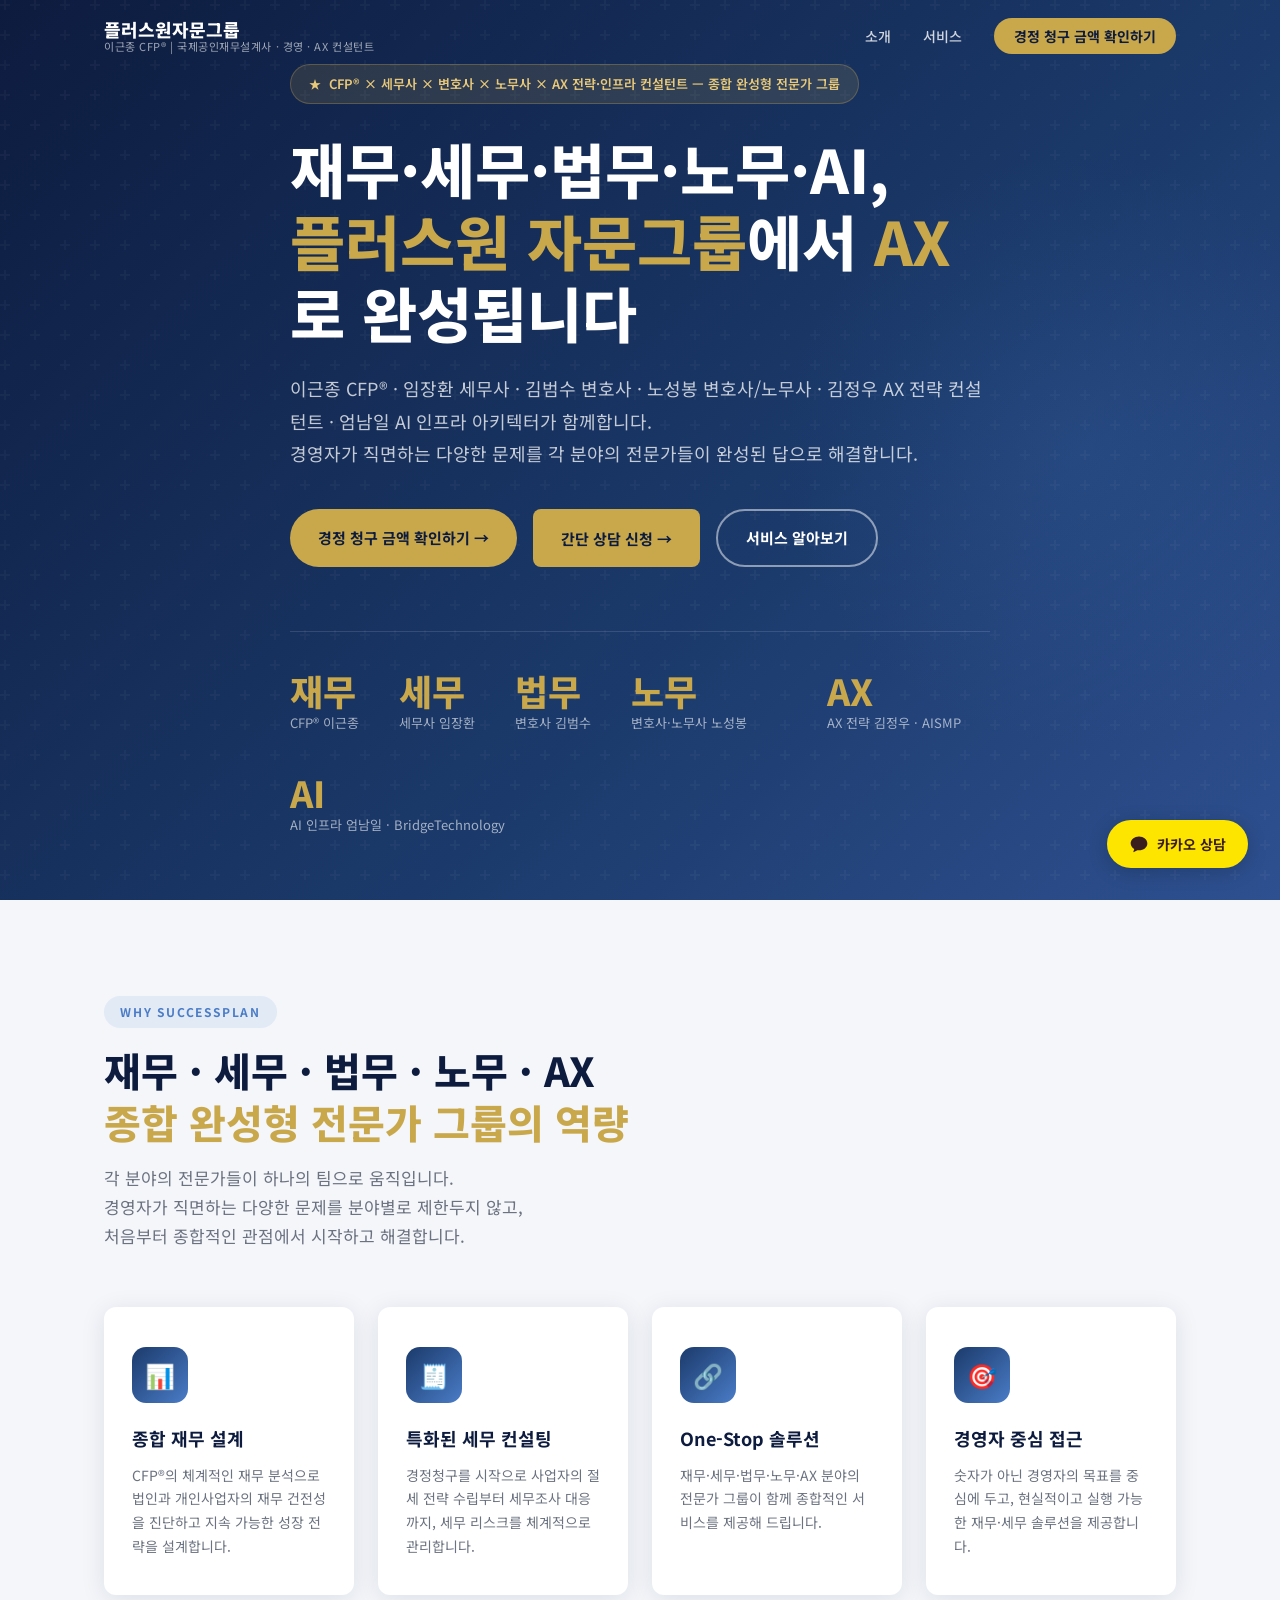
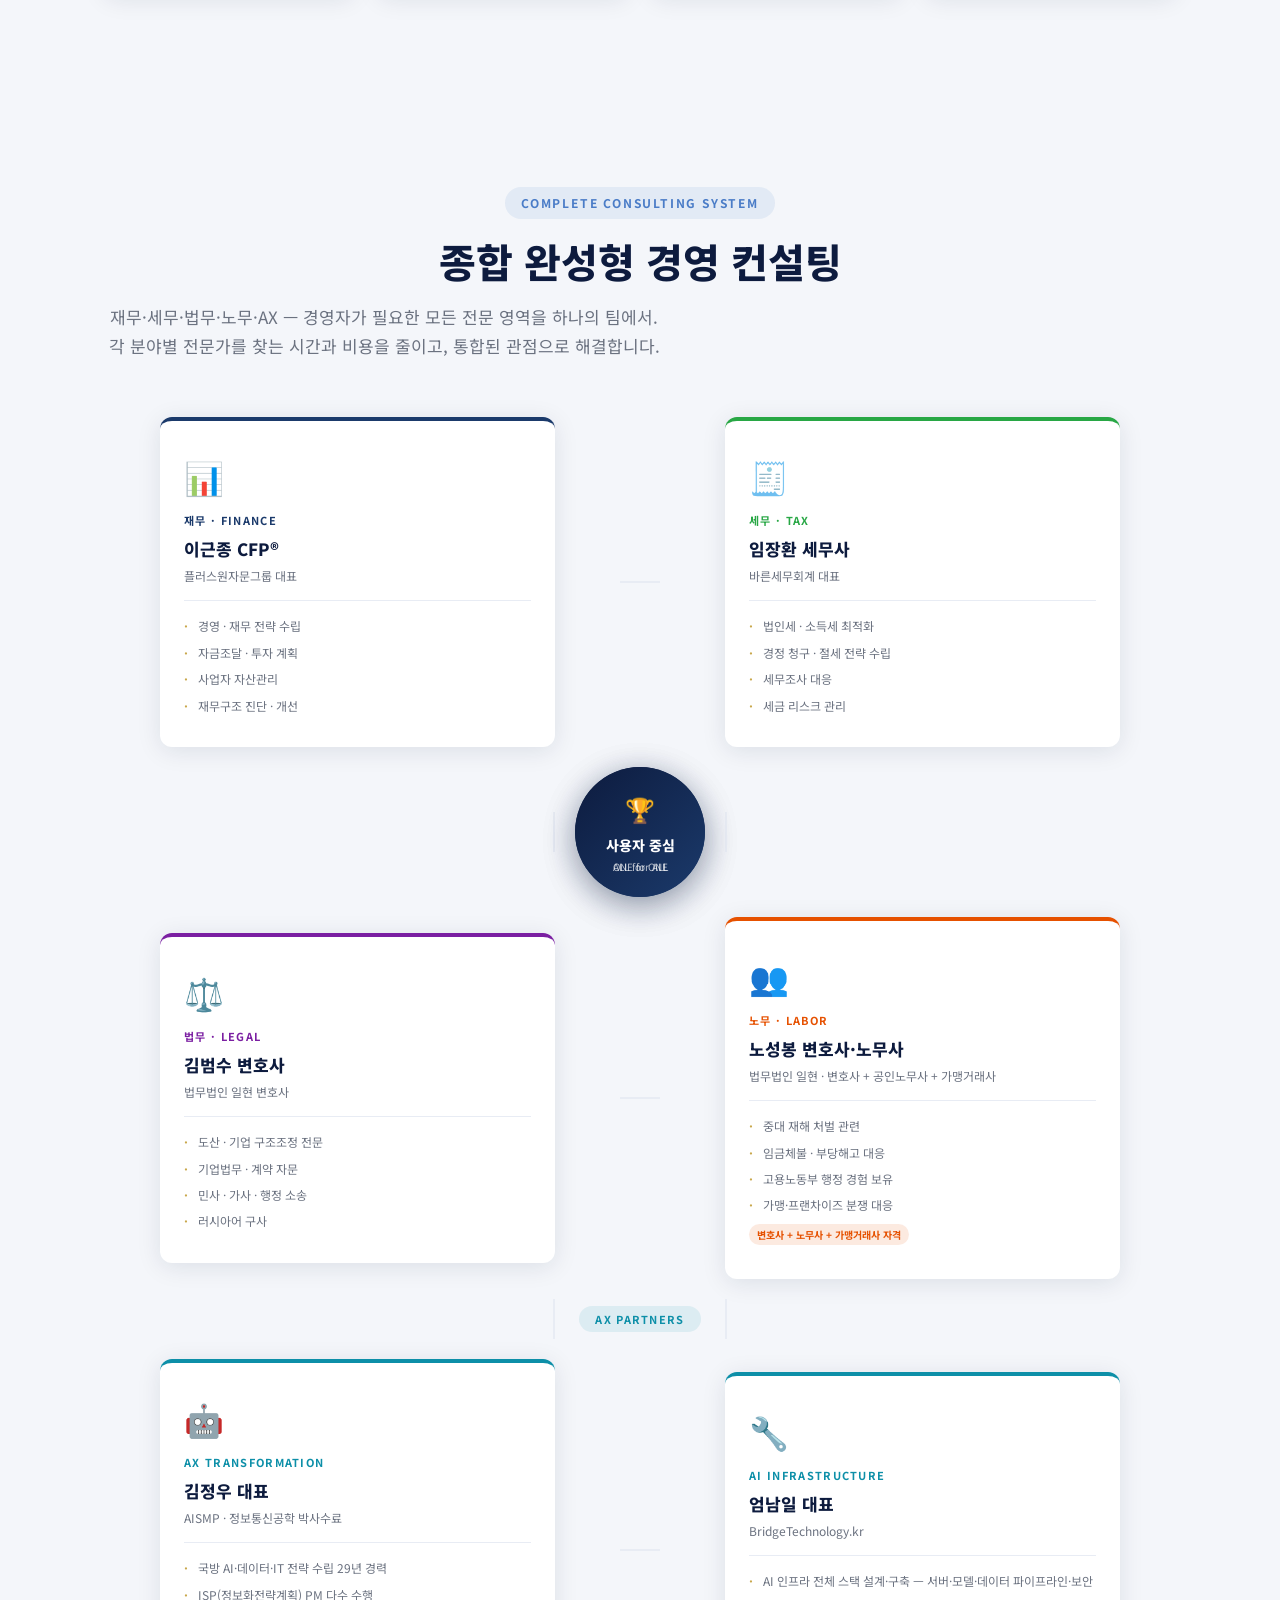
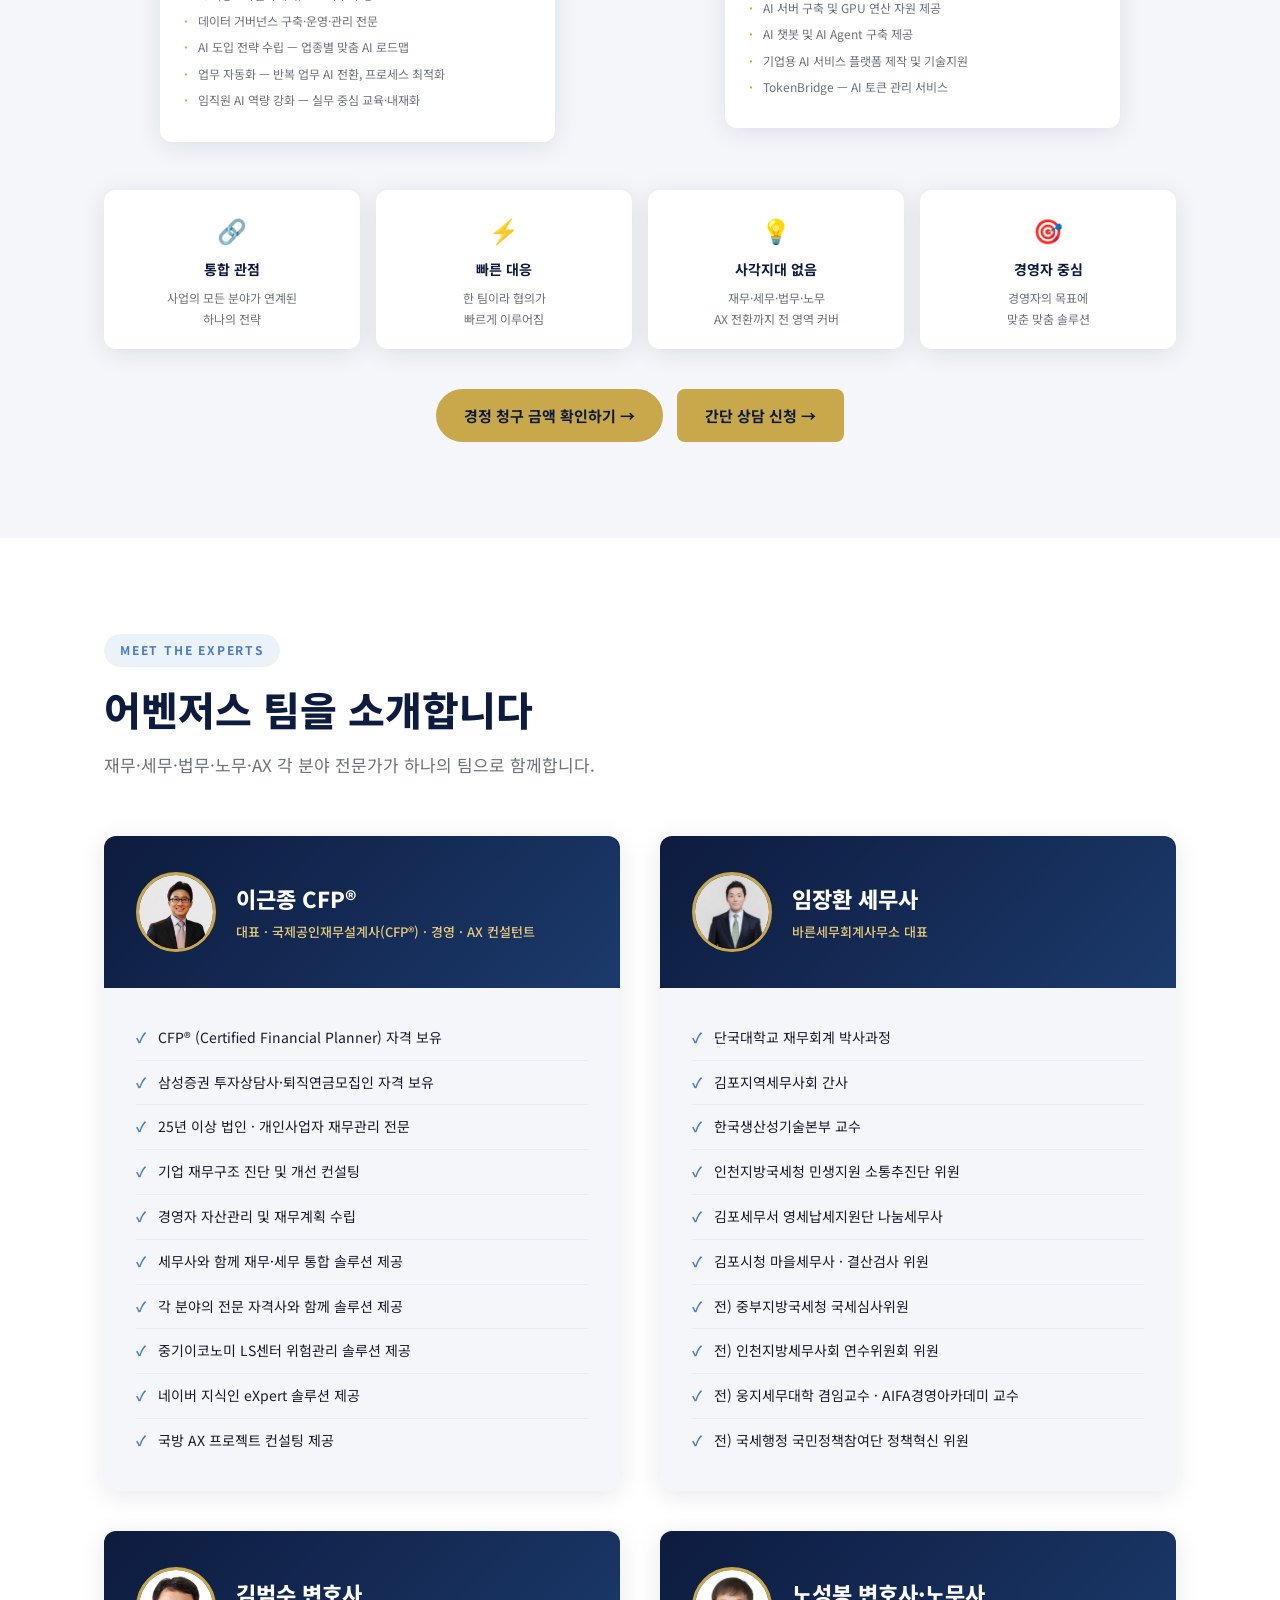
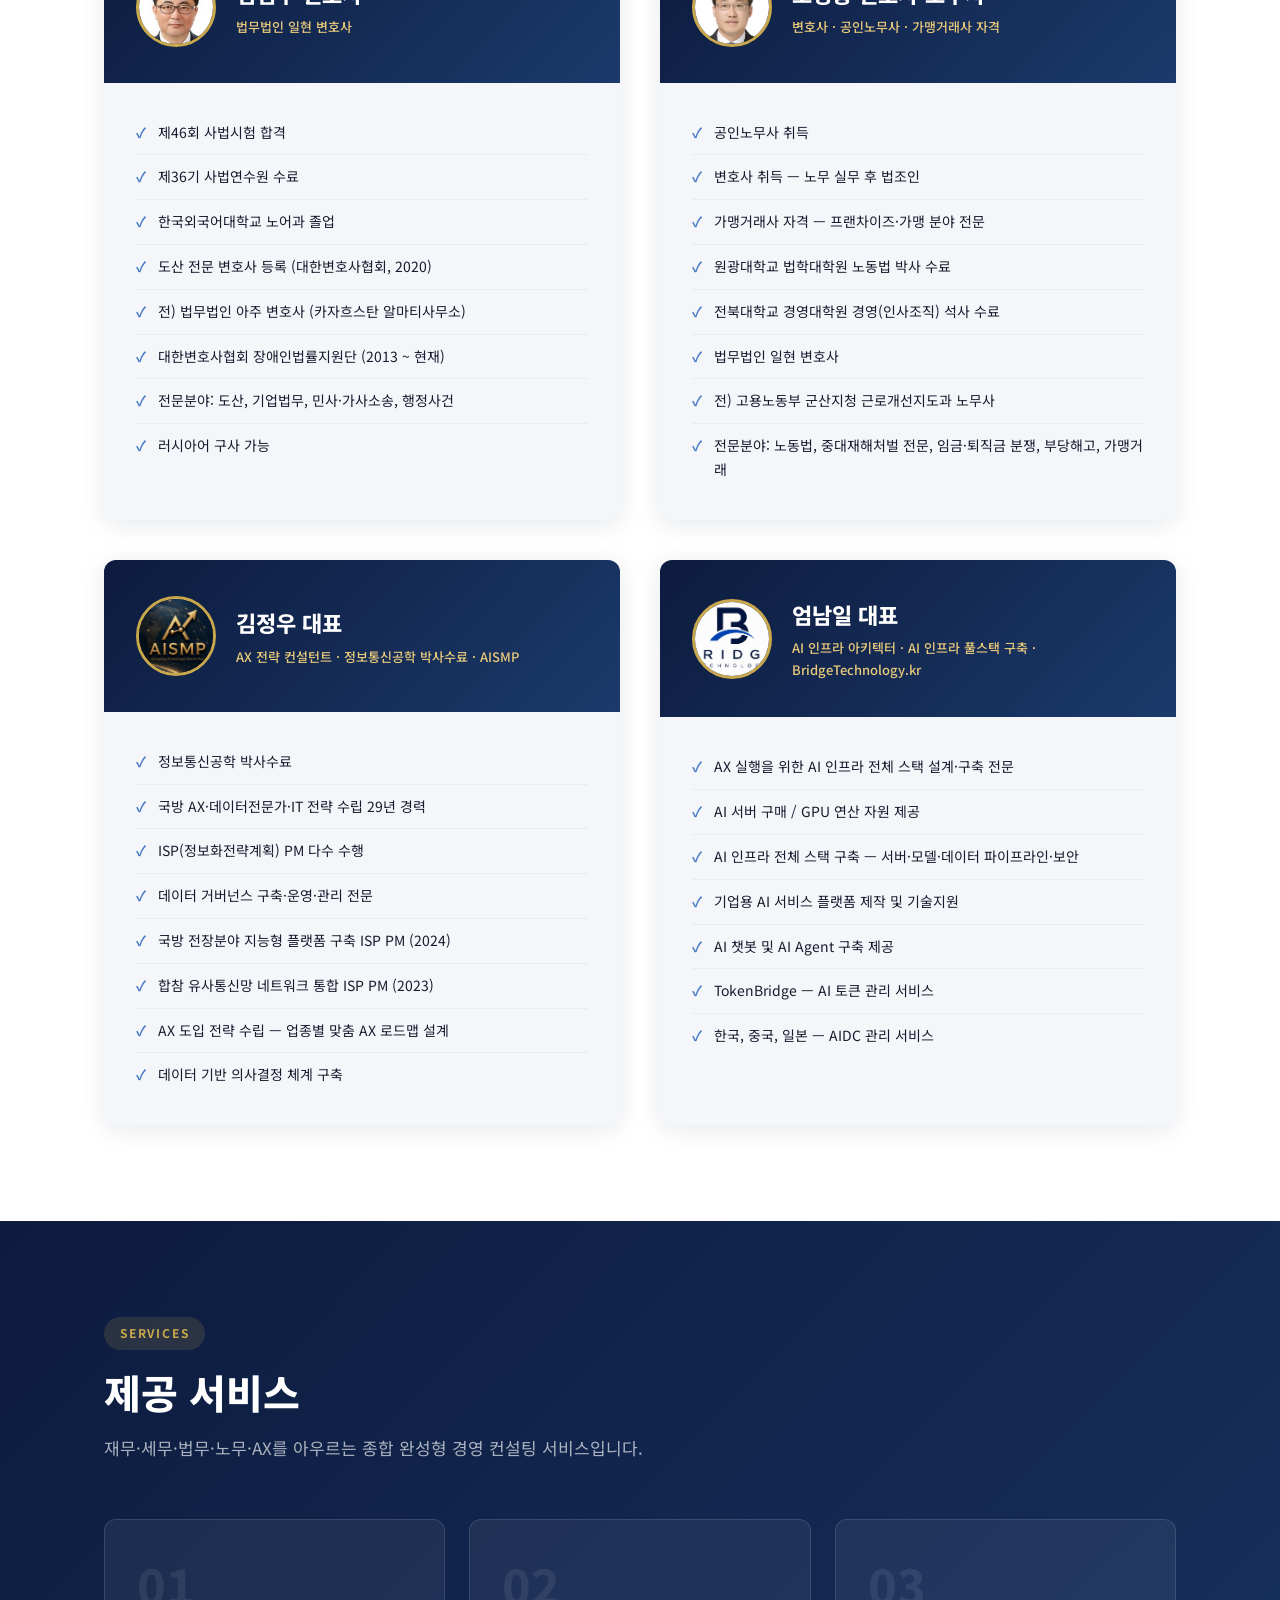
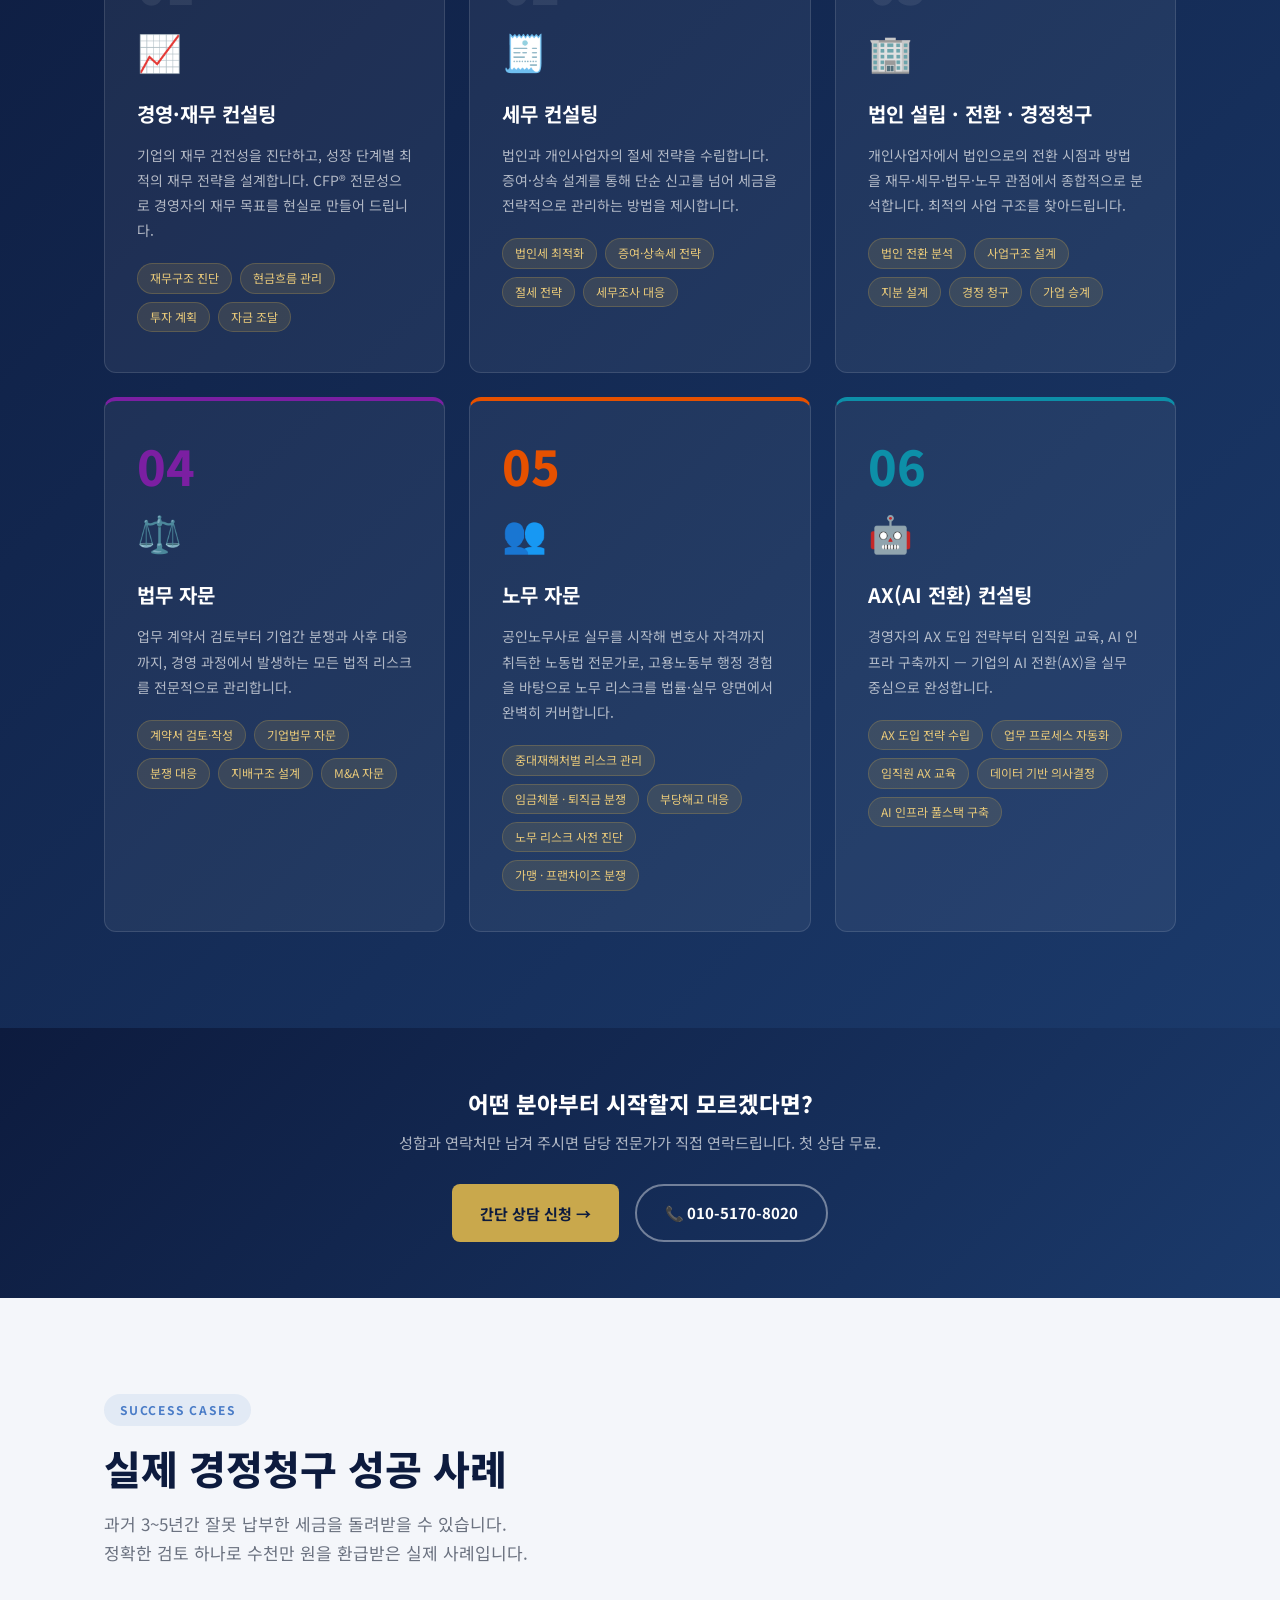
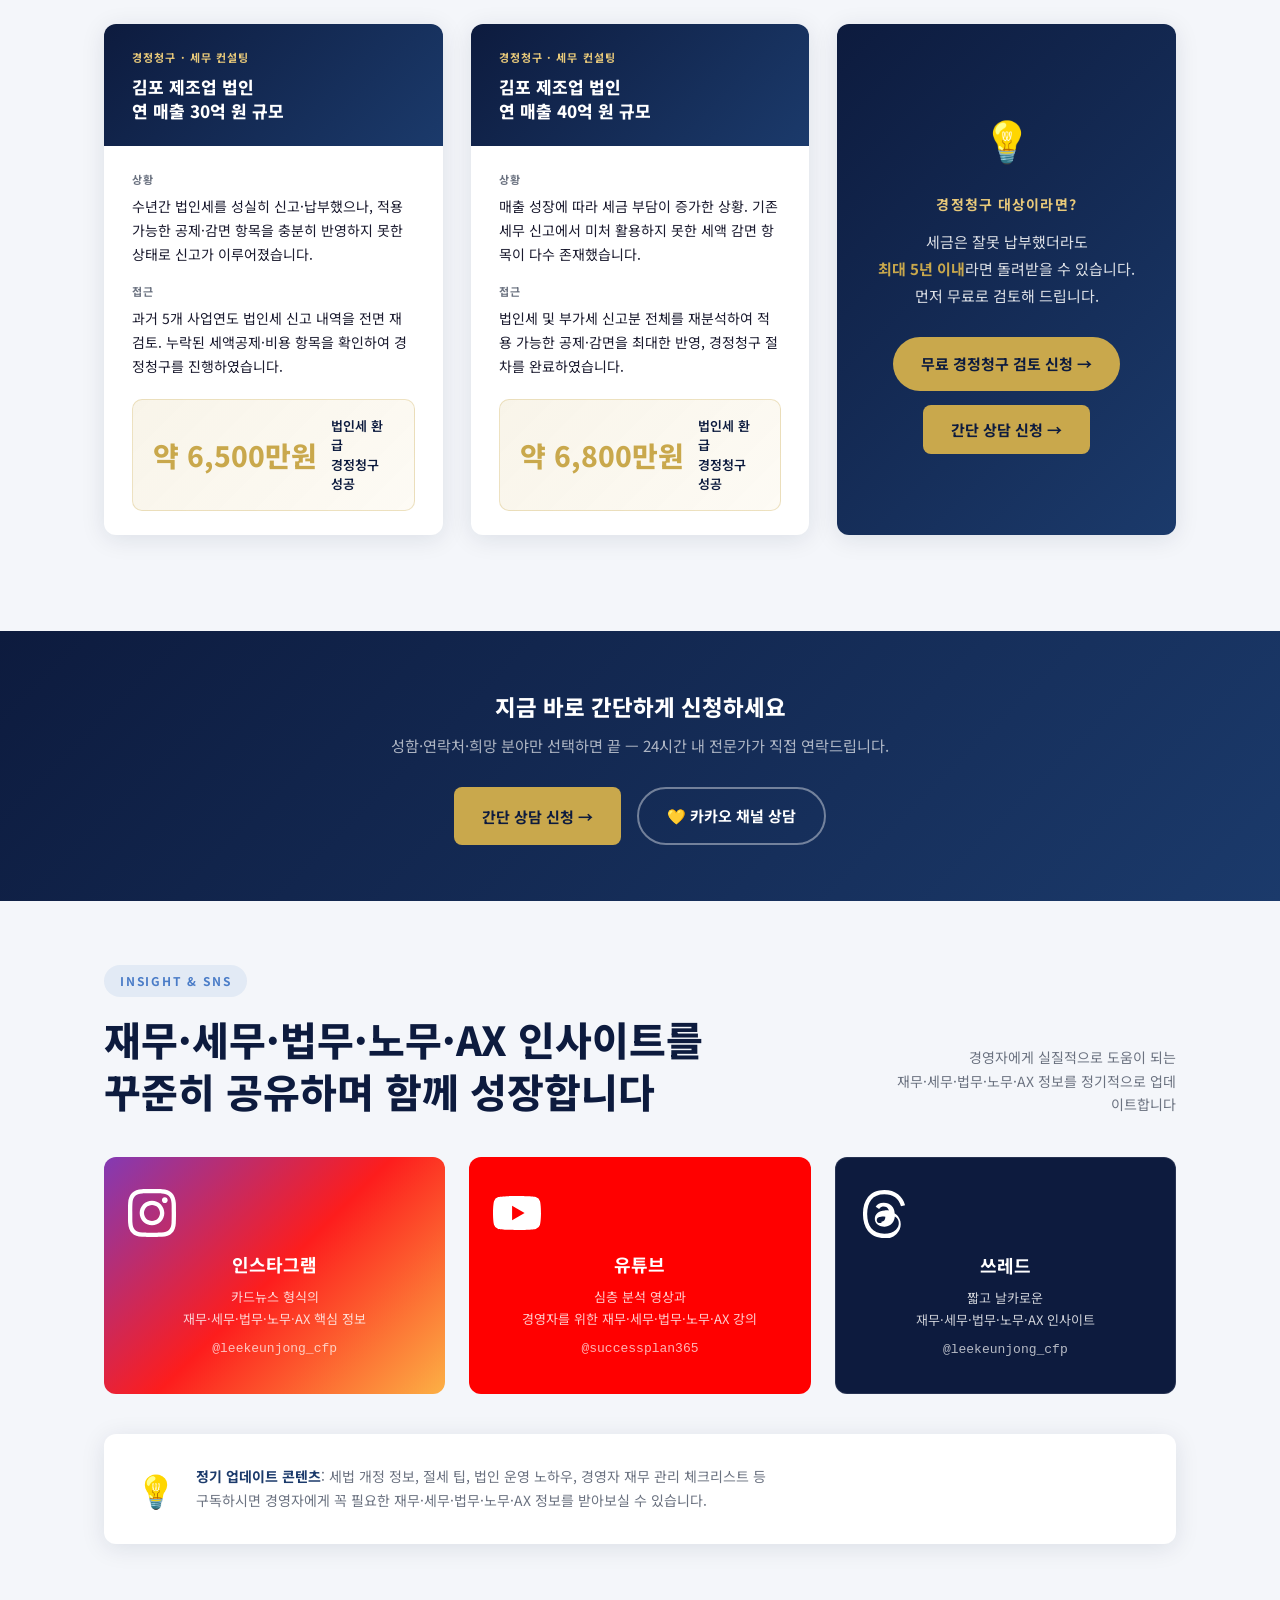
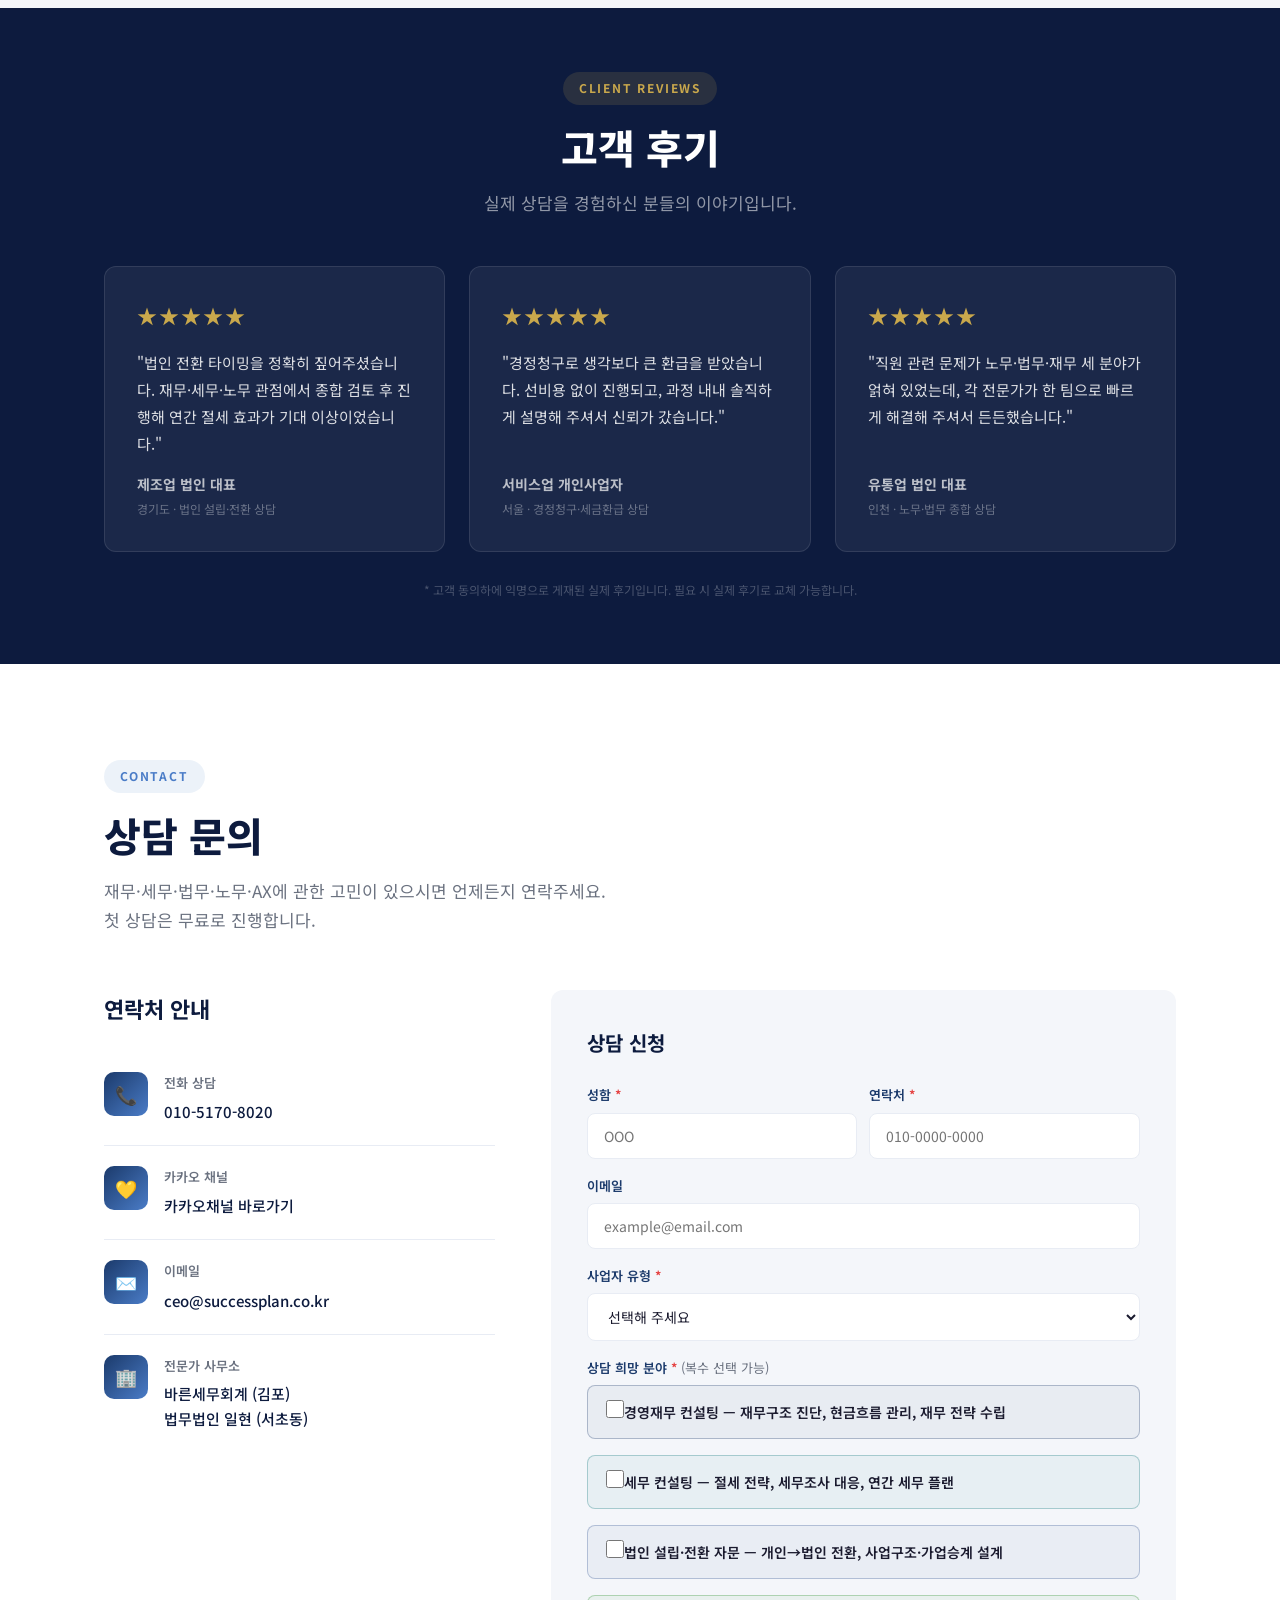
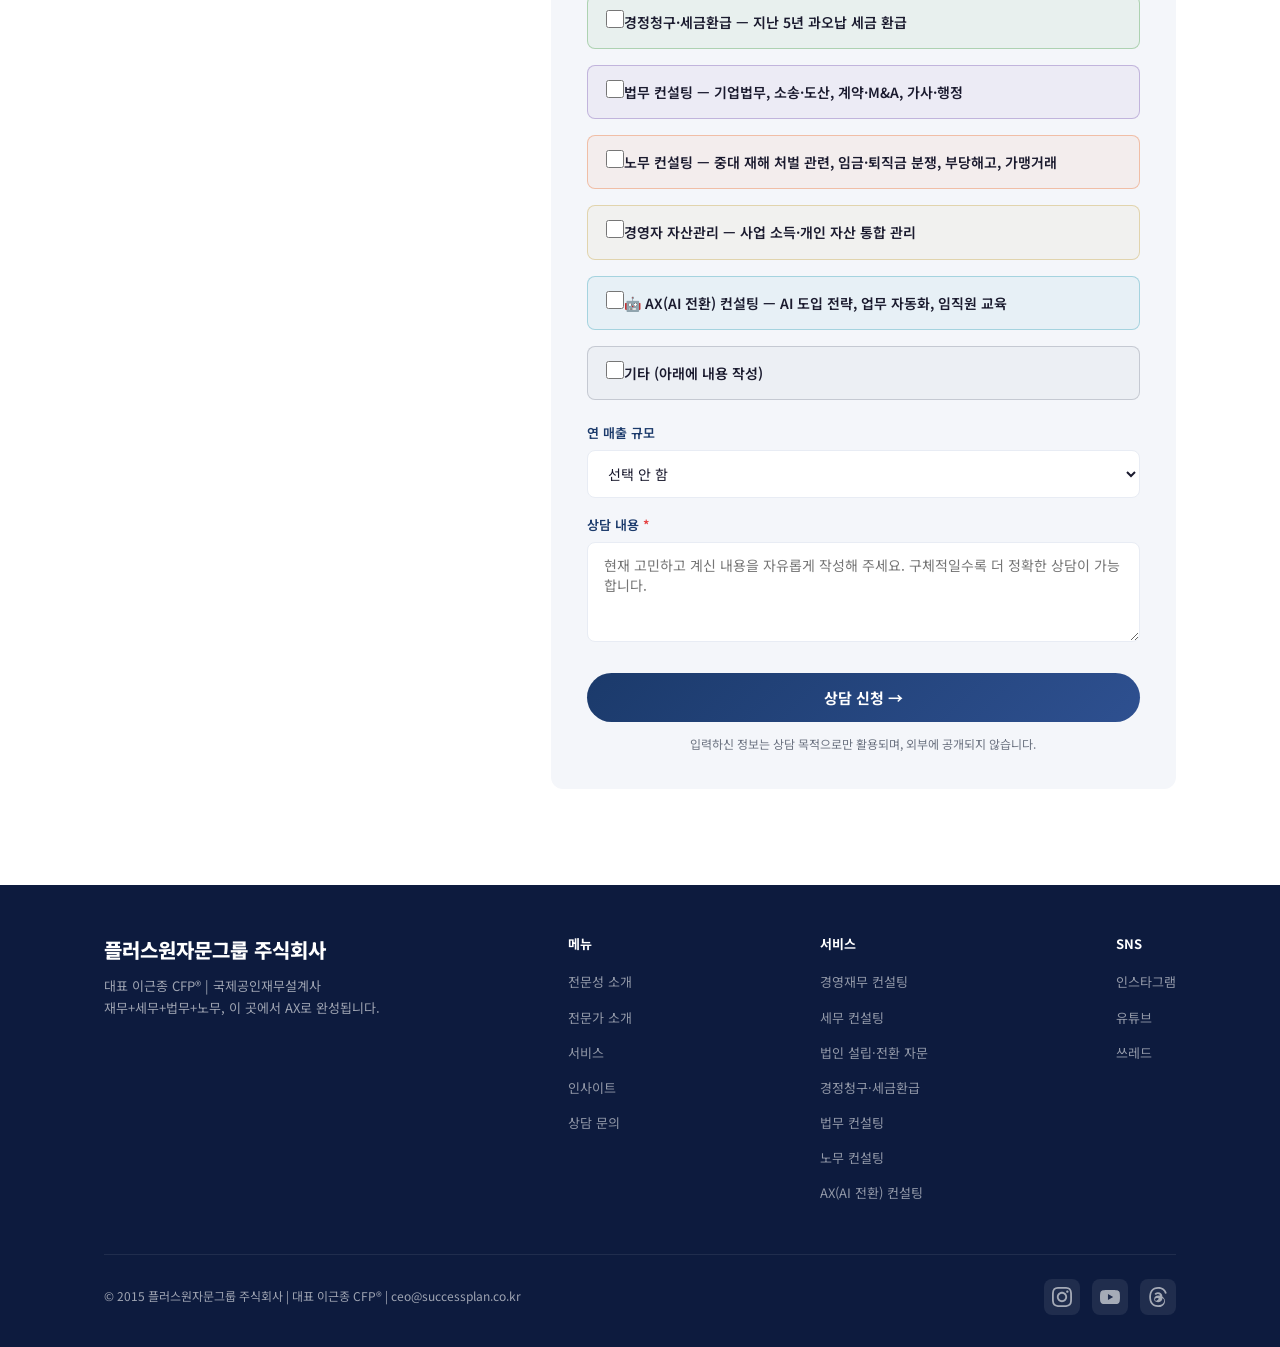
<file: index.html>
<!DOCTYPE html>
<html lang="ko">
<head>
  <meta charset="UTF-8" />
  <meta name="viewport" content="width=device-width, initial-scale=1.0" />
  <title>플러스원자문그룹 | 이근종 CFP® </title>
  <meta name="description" content="재무(CFP® 이근종)·세무(임장환 세무사)·법무(김범수 변호사)·노무(노성봉 변호사·노무사)·AX(김정우 대표, 엄남일 대표) — 사업자 전용 전문 컨설팅. 경영자가 필요한 모든 전문 영역을 한 곳에서." />
  <!-- Favicon -->
  <link rel="icon" href="data:image/svg+xml,<svg xmlns='http://www.w3.org/2000/svg' viewBox='0 0 100 100'><rect width='100' height='100' rx='18' fill='%231B3A6B'/><text x='50' y='68' text-anchor='middle' font-size='52' font-family='Arial' font-weight='bold' fill='%23C9A84C'>P+</text></svg>" />
  <!-- Open Graph (카카오·네이버 공유 시 썸네일) -->
  <meta property="og:type" content="website" />
  <meta property="og:site_name" content="플러스원자문그룹" />
  <meta property="og:locale" content="ko_KR" />
  <meta property="og:url" content="https://successplan.co.kr/" />
  <meta property="og:title" content="플러스원자문그룹 | 이근종 CFP® — 재무·세무·법무·노무·AX 종합 컨설팅" />
  <meta property="og:description" content="CFP® 이근종·임장환 세무사·김범수 변호사·노성봉 변호사·노무사·김정우 AX 전략 컨설턴트·엄남일 AI 인프라 아키텍트가 한 팀. 경영자가 필요한 모든 전문 영역을 한 곳에서 해결합니다. 첫 상담 무료." />
  <meta property="og:image" content="https://successplan.co.kr/images/og-image.jpg" />
  <!-- og:image → images/og-image.jpg 파일을 별도 제작해 업로드하면 공유 썸네일이 표시됩니다 -->
  <link rel="preconnect" href="https://fonts.googleapis.com" />
  <link rel="preconnect" href="https://fonts.gstatic.com" crossorigin />
  <link href="https://fonts.googleapis.com/css2?family=Noto+Sans+KR:wght@300;400;500;600;700;800&display=swap" rel="stylesheet" />
  <style>
    /* ─── Variables ─── */
    :root {
      --navy-dark:    #0D1B3E;
      --navy-primary: #1B3A6B;
      --navy-medium:  #2E5090;
      --navy-light:   #4A7CC7;
      --gold:         #C9A84C;
      --gold-light:   #E8C97A;
      --white:        #FFFFFF;
      --gray-bg:      #F4F6FA;
      --gray-light:   #E8ECF4;
      --gray-text:    #6B7280;
      --text-dark:    #1A1A2E;
      --radius:       12px;
      --shadow:       0 4px 24px rgba(13,27,62,0.10);
      --shadow-hover: 0 8px 40px rgba(13,27,62,0.18);
    }

    /* ─── Reset & Base ─── */
    *, *::before, *::after { box-sizing: border-box; margin: 0; padding: 0; }
    html { scroll-behavior: smooth; }
    body {
      font-family: 'Noto Sans KR', sans-serif;
      color: var(--text-dark);
      background: var(--white);
      line-height: 1.7;
    }
    a { text-decoration: none; color: inherit; }
    img { max-width: 100%; display: block; }

    /* ─── Utilities ─── */
    .container { max-width: 1120px; margin: 0 auto; padding: 0 24px; }
    .section { padding: 96px 0; }
    .section-sm { padding: 64px 0; }
    .section-label {
      display: inline-block;
      font-size: 12px;
      font-weight: 700;
      letter-spacing: 0.15em;
      text-transform: uppercase;
      color: var(--navy-light);
      background: rgba(74,124,199,0.10);
      padding: 6px 16px;
      border-radius: 50px;
      margin-bottom: 16px;
    }
    .section-title {
      font-size: clamp(26px, 4vw, 40px);
      font-weight: 800;
      line-height: 1.3;
      color: var(--navy-dark);
      margin-bottom: 16px;
    }
    .section-sub {
      font-size: 17px;
      color: var(--gray-text);
      max-width: 560px;
    }
    .gold { color: var(--gold); }
    .navy { color: var(--navy-primary); }
    .btn {
      display: inline-flex;
      align-items: center;
      gap: 8px;
      padding: 14px 28px;
      border-radius: 50px;
      font-size: 15px;
      font-weight: 700;
      cursor: pointer;
      transition: all 0.25s;
      border: none;
    }
    .btn-primary {
      background: var(--gold);
      color: var(--navy-dark);
    }
    .btn-primary:hover { background: var(--gold-light); transform: translateY(-2px); box-shadow: 0 6px 20px rgba(201,168,76,0.35); }
    .btn-outline {
      background: transparent;
      color: var(--white);
      border: 2px solid rgba(255,255,255,0.5);
    }
    .btn-outline:hover { background: rgba(255,255,255,0.12); border-color: var(--white); }

    /* ─── Navigation ─── */
    #navbar {
      position: fixed;
      top: 0; left: 0; right: 0;
      z-index: 1000;
      padding: 0;
      transition: all 0.3s;
    }
    #navbar.scrolled {
      background: rgba(13,27,62,0.97);
      backdrop-filter: blur(12px);
      box-shadow: 0 2px 20px rgba(0,0,0,0.2);
    }
    .nav-inner {
      display: flex;
      align-items: center;
      justify-content: space-between;
      height: 72px;
    }
    .nav-logo {
      display: flex;
      flex-direction: column;
      line-height: 1.2;
    }
    .nav-logo .brand { font-size: 18px; font-weight: 800; color: var(--white); }
    .nav-logo .sub { font-size: 11px; font-weight: 400; color: rgba(255,255,255,0.6); letter-spacing: 0.05em; }
    .nav-links { display: flex; align-items: center; gap: 32px; list-style: none; }
    .nav-links a {
      font-size: 14px;
      font-weight: 500;
      color: rgba(255,255,255,0.8);
      transition: color 0.2s;
    }
    .nav-links a:hover { color: var(--gold); }
    .nav-cta {
      background: var(--gold);
      color: var(--navy-dark) !important;
      padding: 8px 20px;
      border-radius: 50px;
      font-weight: 700 !important;
    }
    .nav-cta:hover { background: var(--gold-light) !important; color: var(--navy-dark) !important; }
    .nav-toggle { display: none; flex-direction: column; gap: 5px; cursor: pointer; }
    .nav-toggle span { display: block; width: 24px; height: 2px; background: var(--white); border-radius: 2px; transition: 0.3s; }

    /* ─── Hero ─── */
    #hero {
      min-height: 100vh;
      background: linear-gradient(135deg, var(--navy-dark) 0%, var(--navy-primary) 60%, var(--navy-medium) 100%);
      display: flex;
      align-items: center;
      position: relative;
      overflow: hidden;
    }
    #hero::before {
      content: '';
      position: absolute;
      inset: 0;
      background: url("data:image/svg+xml,%3Csvg width='60' height='60' viewBox='0 0 60 60' xmlns='http://www.w3.org/2000/svg'%3E%3Cg fill='none' fill-rule='evenodd'%3E%3Cg fill='%23ffffff' fill-opacity='0.03'%3E%3Cpath d='M36 34v-4h-2v4h-4v2h4v4h2v-4h4v-2h-4zm0-30V0h-2v4h-4v2h4v4h2V6h4V4h-4zM6 34v-4H4v4H0v2h4v4h2v-4h4v-2H6zM6 4V0H4v4H0v2h4v4h2V6h4V4H6z'/%3E%3C/g%3E%3C/g%3E%3C/svg%3E");
    }
    .hero-decor {
      position: absolute;
      right: -100px;
      top: 50%;
      transform: translateY(-50%);
      width: 600px;
      height: 600px;
      border-radius: 50%;
      background: radial-gradient(circle, rgba(74,124,199,0.15) 0%, transparent 70%);
      pointer-events: none;
    }
    .hero-content { position: relative; z-index: 1; max-width: 700px; }
    .hero-badge {
      display: inline-flex;
      align-items: center;
      gap: 8px;
      background: rgba(201,168,76,0.15);
      border: 1px solid rgba(201,168,76,0.3);
      color: var(--gold-light);
      font-size: 13px;
      font-weight: 600;
      padding: 8px 18px;
      border-radius: 50px;
      margin-bottom: 28px;
    }
    .hero-badge::before { content: '★'; font-size: 12px; }
    .hero-title {
      font-size: clamp(32px, 5.5vw, 60px);
      font-weight: 800;
      color: var(--white);
      line-height: 1.2;
      margin-bottom: 24px;
    }
    .hero-title em {
      font-style: normal;
      color: var(--gold);
    }
    .hero-desc {
      font-size: 18px;
      color: rgba(255,255,255,0.75);
      margin-bottom: 40px;
      line-height: 1.8;
    }
    .hero-btns { display: flex; gap: 16px; flex-wrap: wrap; }
    .hero-stats {
      display: flex;
      gap: 40px;
      margin-top: 64px;
      padding-top: 40px;
      border-top: 1px solid rgba(255,255,255,0.12);
      flex-wrap: wrap;
    }
    .hero-stat .num {
      font-size: 36px;
      font-weight: 800;
      color: var(--gold);
      line-height: 1;
    }
    .hero-stat .label {
      font-size: 13px;
      color: rgba(255,255,255,0.6);
      margin-top: 4px;
    }

    /* ─── Strength ─── */
    #strength { background: var(--gray-bg); }
    .strength-grid {
      display: grid;
      grid-template-columns: repeat(auto-fit, minmax(240px, 1fr));
      gap: 24px;
      margin-top: 56px;
    }
    .strength-card {
      background: var(--white);
      border-radius: var(--radius);
      padding: 36px 28px;
      box-shadow: var(--shadow);
      transition: all 0.3s;
      border-top: 4px solid transparent;
    }
    .strength-card:hover { transform: translateY(-6px); box-shadow: var(--shadow-hover); border-top-color: var(--navy-light); }
    .strength-icon {
      width: 56px;
      height: 56px;
      background: linear-gradient(135deg, var(--navy-primary), var(--navy-light));
      border-radius: 14px;
      display: flex;
      align-items: center;
      justify-content: center;
      font-size: 24px;
      margin-bottom: 20px;
    }
    .strength-card h3 { font-size: 18px; font-weight: 700; margin-bottom: 10px; color: var(--navy-dark); }
    .strength-card p { font-size: 14px; color: var(--gray-text); line-height: 1.7; }

    /* ─── Profile ─── */
    #profile { background: var(--white); }
    .profile-wrap {
      display: grid;
      grid-template-columns: 1fr 1fr;
      gap: 40px;
      margin-top: 56px;
    }
    .profile-card {
      background: var(--gray-bg);
      border-radius: var(--radius);
      overflow: hidden;
      box-shadow: var(--shadow);
      transition: box-shadow 0.3s;
    }
    .profile-card:hover { box-shadow: var(--shadow-hover); }
    .profile-card-header {
      background: linear-gradient(135deg, var(--navy-dark), var(--navy-primary));
      padding: 36px 32px;
      display: flex;
      align-items: center;
      gap: 20px;
    }
    .profile-avatar {
      width: 80px;
      height: 80px;
      border-radius: 50%;
      border: 3px solid var(--gold);
      flex-shrink: 0;
      overflow: hidden;
    }
    .profile-avatar img {
      width: 100%; height: 100%;
      object-fit: cover; object-position: center top; display: block;
    }
    .profile-name { color: var(--white); }
    .profile-name h3 { font-size: 22px; font-weight: 800; }
    .profile-name .title { font-size: 13px; color: var(--gold-light); margin-top: 4px; font-weight: 500; }
    .profile-body { padding: 28px 32px; }
    .profile-list { list-style: none; }
    .profile-list li {
      display: flex;
      gap: 12px;
      padding: 10px 0;
      border-bottom: 1px solid var(--gray-light);
      font-size: 14px;
      color: var(--text-dark);
    }
    .profile-list li:last-child { border-bottom: none; }
    .profile-list li::before {
      content: '✓';
      color: var(--navy-light);
      font-weight: 700;
      flex-shrink: 0;
    }

    /* ─── Services ─── */
    #services { background: linear-gradient(135deg, var(--navy-dark) 0%, var(--navy-primary) 100%); }
    #services .section-title { color: var(--white); }
    #services .section-sub { color: rgba(255,255,255,0.65); }
    #services .section-label { color: var(--gold); background: rgba(201,168,76,0.15); }
    .services-grid {
      display: grid;
      grid-template-columns: repeat(auto-fit, minmax(300px, 1fr));
      gap: 24px;
      margin-top: 56px;
    }
    .service-card {
      background: rgba(255,255,255,0.06);
      border: 1px solid rgba(255,255,255,0.12);
      border-radius: var(--radius);
      padding: 40px 32px;
      transition: all 0.3s;
      position: relative;
      overflow: hidden;
    }
    .service-card::before {
      content: '';
      position: absolute;
      top: 0; left: 0; right: 0;
      height: 4px;
      background: linear-gradient(90deg, var(--gold), var(--gold-light));
      opacity: 0;
      transition: opacity 0.3s;
    }
    .service-card:hover { background: rgba(255,255,255,0.10); transform: translateY(-4px); }
    .service-card:hover::before { opacity: 1; }
    .service-num {
      font-size: 48px;
      font-weight: 800;
      color: rgba(255,255,255,0.08);
      line-height: 1;
      margin-bottom: 12px;
    }
    .service-icon { font-size: 36px; margin-bottom: 16px; }
    .service-card h3 { font-size: 20px; font-weight: 700; color: var(--white); margin-bottom: 12px; }
    .service-card p { font-size: 14px; color: rgba(255,255,255,0.65); line-height: 1.8; margin-bottom: 20px; }
    .service-tags { display: flex; flex-wrap: wrap; gap: 8px; }
    .service-tag {
      font-size: 12px;
      color: var(--gold-light);
      background: rgba(201,168,76,0.15);
      border: 1px solid rgba(201,168,76,0.25);
      padding: 4px 12px;
      border-radius: 50px;
    }

    /* ─── SNS / Insight ─── */
    #sns { background: var(--gray-bg); }
    .sns-header { display: flex; align-items: flex-end; justify-content: space-between; margin-bottom: 40px; flex-wrap: wrap; gap: 16px; }
    .sns-channels {
      display: grid;
      grid-template-columns: repeat(3, 1fr);
      gap: 24px;
      margin-bottom: 40px;
    }
    .sns-card {
      border-radius: var(--radius);
      padding: 32px 24px;
      text-align: center;
      transition: all 0.3s;
      cursor: pointer;
      position: relative;
      overflow: hidden;
    }
    .sns-card::after {
      content: '→';
      position: absolute;
      right: 16px;
      top: 16px;
      font-size: 14px;
      opacity: 0;
      transition: 0.3s;
    }
    .sns-card:hover::after { opacity: 1; }
    .sns-card:hover { transform: translateY(-4px); box-shadow: var(--shadow-hover); }
    .sns-insta { background: linear-gradient(135deg, #833ab4, #fd1d1d, #fcb045); color: white; }
    .sns-youtube { background: #FF0000; color: white; }
    .sns-threads { background: var(--navy-dark); color: white; border: 1px solid rgba(255,255,255,0.1); }
    .sns-card .sns-icon { display: flex; margin-bottom: 12px; }
    .sns-card h3 { font-size: 18px; font-weight: 700; margin-bottom: 6px; }
    .sns-card p { font-size: 13px; opacity: 0.8; }
    .sns-card .handle { font-size: 13px; opacity: 0.7; margin-top: 8px; font-family: monospace; }
    .sns-notice {
      background: var(--white);
      border-radius: var(--radius);
      padding: 28px 32px;
      display: flex;
      align-items: center;
      gap: 20px;
      box-shadow: var(--shadow);
    }
    .sns-notice-icon { font-size: 32px; flex-shrink: 0; }
    .sns-notice p { font-size: 14px; color: var(--gray-text); line-height: 1.7; }
    .sns-notice strong { color: var(--navy-primary); }

    /* ─── Contact ─── */
    #contact { background: var(--white); }
    .contact-wrap {
      display: grid;
      grid-template-columns: 1fr 1.2fr;
      gap: 56px;
      margin-top: 56px;
      align-items: start;
    }
    .contact-info h3 { font-size: 22px; font-weight: 700; color: var(--navy-dark); margin-bottom: 24px; }
    .contact-item {
      display: flex;
      align-items: flex-start;
      gap: 16px;
      padding: 20px 0;
      border-bottom: 1px solid var(--gray-light);
    }
    .contact-item:last-child { border-bottom: none; }
    .contact-icon {
      width: 44px;
      height: 44px;
      background: linear-gradient(135deg, var(--navy-primary), var(--navy-light));
      border-radius: 10px;
      display: flex;
      align-items: center;
      justify-content: center;
      font-size: 18px;
      flex-shrink: 0;
    }
    .contact-item h4 { font-size: 13px; font-weight: 600; color: var(--gray-text); margin-bottom: 4px; }
    .contact-item a, .contact-item p { font-size: 15px; font-weight: 500; color: var(--navy-dark); }
    .contact-item a:hover { color: var(--navy-light); }
    .contact-wrap { grid-template-columns: 1fr 1.6fr; }
    .contact-form {
      background: var(--gray-bg);
      border-radius: var(--radius);
      padding: 36px;
    }
    .contact-form h3 { font-size: 20px; font-weight: 700; color: var(--navy-dark); margin-bottom: 24px; }
    .form-check-group { display: flex; flex-direction: column; gap: 10px; }
    .form-check {
      display: flex; flex-direction: row; align-items: center; gap: 17px;
      padding: 14px 18px; border-radius: 8px; background: var(--white);
      border: 1.5px solid var(--gray-light); cursor: pointer; transition: all 0.2s;
    }
    .form-check:hover { border-color: var(--navy-light); }
    .form-check input[type="checkbox"] {
      width: 18px; height: 18px; min-width: 18px;
      accent-color: var(--navy-primary); margin: 0; cursor: pointer;
    }
    .form-check span { font-size: 14px; color: var(--text-dark); line-height: 1.5; }
    .form-privacy { font-size: 12px; color: var(--gray-text); text-align: center; margin-top: 12px; line-height: 1.6; }
    .form-group { margin-bottom: 16px; }
    .form-group label { display: block; font-size: 13px; font-weight: 600; color: var(--navy-primary); margin-bottom: 6px; }
    .form-group input,
    .form-group select,
    .form-group textarea {
      width: 100%;
      padding: 12px 16px;
      border: 1px solid var(--gray-light);
      border-radius: 8px;
      font-size: 14px;
      font-family: inherit;
      color: var(--text-dark);
      background: var(--white);
      transition: border-color 0.2s;
      outline: none;
    }
    .form-group input:focus,
    .form-group select:focus,
    .form-group textarea:focus { border-color: var(--navy-light); box-shadow: 0 0 0 3px rgba(74,124,199,0.12); }
    .form-group textarea { resize: vertical; min-height: 100px; }
    .form-row { display: grid; grid-template-columns: 1fr 1fr; gap: 12px; }
    .form-submit {
      width: 100%;
      padding: 14px;
      background: linear-gradient(135deg, var(--navy-primary), var(--navy-medium));
      color: white;
      border: none;
      border-radius: 50px;
      font-size: 15px;
      font-weight: 700;
      font-family: inherit;
      cursor: pointer;
      transition: all 0.25s;
      margin-top: 8px;
    }
    .form-submit:hover { background: linear-gradient(135deg, var(--navy-dark), var(--navy-primary)); transform: translateY(-2px); box-shadow: 0 6px 20px rgba(27,58,107,0.35); }

    /* ─── Footer ─── */
    footer {
      background: var(--navy-dark);
      color: rgba(255,255,255,0.6);
      padding: 48px 0 32px;
    }
    .footer-inner {
      display: flex;
      justify-content: space-between;
      align-items: flex-start;
      gap: 32px;
      flex-wrap: wrap;
      margin-bottom: 40px;
    }
    .footer-brand .brand { font-size: 20px; font-weight: 800; color: var(--white); margin-bottom: 8px; }
    .footer-brand p { font-size: 13px; line-height: 1.7; max-width: 280px; }
    .footer-links h4 { font-size: 13px; font-weight: 700; color: var(--white); margin-bottom: 12px; }
    .footer-links ul { list-style: none; }
    .footer-links li { margin-bottom: 8px; }
    .footer-links a { font-size: 13px; color: rgba(255,255,255,0.55); transition: color 0.2s; }
    .footer-links a:hover { color: var(--gold); }
    .footer-bottom {
      border-top: 1px solid rgba(255,255,255,0.08);
      padding-top: 24px;
      display: flex;
      justify-content: space-between;
      align-items: center;
      flex-wrap: wrap;
      gap: 12px;
    }
    .footer-bottom p { font-size: 12px; }
    .footer-social { display: flex; gap: 12px; }
    .footer-social a {
      width: 36px;
      height: 36px;
      border-radius: 8px;
      background: rgba(255,255,255,0.08);
      display: flex;
      align-items: center;
      justify-content: center;
      font-size: 16px;
      transition: all 0.2s;
    }
    .footer-social a:hover { background: var(--gold); }

    /* ─── 카카오 플로팅 버튼 (index 인라인) ─── */
    .kakao-float {
      position: fixed; bottom: 32px; right: 32px; z-index: 998;
      display: flex; align-items: center; gap: 8px;
      background: #FEE500; color: #3A1D1D;
      padding: 14px 22px; border-radius: 50px;
      font-size: 14px; font-weight: 700; text-decoration: none;
      box-shadow: 0 4px 20px rgba(0,0,0,0.18); transition: all 0.25s;
      font-family: 'Noto Sans KR', sans-serif; line-height: 1;
    }
    .kakao-float:hover { transform: translateY(-3px); box-shadow: 0 8px 28px rgba(0,0,0,0.22); background: #FFD600; color: #3A1D1D; }
    .kakao-float svg { flex-shrink: 0; }
    @media (max-width: 600px) {
      .kakao-float .kakao-label { display: none; }
      .kakao-float { padding: 14px; border-radius: 50%; }
    }

    /* ─── Toast ─── */
    .toast {
      position: fixed;
      bottom: 100px;
      right: 32px;
      background: var(--navy-dark);
      color: white;
      padding: 16px 24px;
      border-radius: var(--radius);
      font-size: 14px;
      font-weight: 600;
      box-shadow: 0 8px 32px rgba(0,0,0,0.25);
      transform: translateY(100px);
      opacity: 0;
      transition: all 0.4s;
      z-index: 9999;
    }
    .toast.show { transform: translateY(0); opacity: 1; }

    /* ─── Scroll to top ─── */
    #scrollTop {
      position: fixed;
      bottom: 32px;
      left: 32px;
      width: 44px;
      height: 44px;
      background: var(--navy-primary);
      color: white;
      border: none;
      border-radius: 50%;
      font-size: 18px;
      cursor: pointer;
      display: flex;
      align-items: center;
      justify-content: center;
      opacity: 0;
      transition: all 0.3s;
      z-index: 500;
      box-shadow: var(--shadow);
    }
    #scrollTop.show { opacity: 1; }
    #scrollTop:hover { background: var(--navy-dark); transform: translateY(-2px); }

    /* ─── 종합 완성형 컨설팅 ─── */
    .quad-wrap {
      display: grid;
      grid-template-columns: 1fr auto 1fr;
      grid-template-rows: auto auto auto;
      gap: 20px;
      align-items: center;
      margin-top: 56px;
      max-width: 960px;
      margin-left: auto;
      margin-right: auto;
    }
    .quad-node {
      background: var(--white); border-radius: var(--radius);
      box-shadow: var(--shadow); padding: 28px 24px;
      transition: all 0.3s;
    }
    .quad-node:hover { transform: translateY(-6px); box-shadow: var(--shadow-hover); }
    .quad-finance  { border-top: 4px solid var(--navy-primary); grid-column:1; grid-row:1; }
    .quad-tax      { border-top: 4px solid #28a745;             grid-column:3; grid-row:1; }
    .quad-legal    { border-top: 4px solid #7b1fa2;             grid-column:1; grid-row:3; }
    .quad-labor    { border-top: 4px solid #e65100;             grid-column:3; grid-row:3; }
    .quad-AX       { border-top: 4px solid #0d8fa8;             grid-column:1; grid-row:5; }
    .quad-AI       { border-top: 4px solid #0d8fa8;             grid-column:3; grid-row:5; }
    .quad-center   { grid-column:2; grid-row:2; display:flex; flex-direction:column; align-items:center; justify-content:center; }
    .quad-center-circle {
      width: 130px; height: 130px; border-radius: 50%;
      background: linear-gradient(135deg, var(--navy-dark), var(--navy-primary));
      display: flex; align-items: center; justify-content: center;
      box-shadow: 0 8px 32px rgba(13,27,62,0.25);
      color: white; text-align: center; padding: 16px;
    }
    .quad-connector { grid-column:2; display:flex; justify-content:center; align-items:center; }
    .quad-line { width: 2px; height: 40px; background: var(--gray-light); }
    .quad-h-row { grid-column:1/-1; display:flex; align-items:center; gap:20px; }
    .quad-h-line { flex:1; height: 2px; background: var(--gray-light); }
    .quad-icon { font-size: 32px; margin-bottom: 8px; }
    .quad-field-label {
      font-size: 11px; font-weight: 700; letter-spacing: 0.12em;
      text-transform: uppercase; margin-bottom: 5px;
    }
    .quad-finance .quad-field-label  { color: var(--navy-primary); }
    .quad-tax .quad-field-label      { color: #28a745; }
    .quad-legal .quad-field-label    { color: #7b1fa2; }
    .quad-labor .quad-field-label    { color: #e65100; }
    .quad-AX .quad-field-label       { color: #0d8fa8; }
    .quad-AI .quad-field-label       { color: #0d8fa8; }
    .quad-name { font-size: 17px; font-weight: 800; color: var(--navy-dark); margin-bottom: 2px; }
    .quad-org  { font-size: 12px; color: var(--gray-text); margin-bottom: 14px; }
    .quad-items { list-style: none; padding: 0; border-top: 1px solid var(--gray-light); padding-top: 12px; }
    .quad-items li { font-size: 12px; color: var(--gray-text); padding: 3px 0 3px 14px; position: relative; }
    .quad-items li::before { content: '·'; position: absolute; left: 0; color: var(--gold); font-weight: 700; }
    .quad-badge {
      display: inline-block; font-size: 10px; font-weight: 700; padding: 2px 8px;
      border-radius: 50px; margin-bottom: 6px;
    }
    .badge-new { background: rgba(230,81,0,0.12); color: #e65100; }

    /* ─── Responsive ─── */
    @media (max-width: 900px) {
      .quad-wrap { grid-template-columns: 1fr 1fr; grid-template-rows: auto; gap: 16px; }
      .quad-finance  { grid-column:1; grid-row:1; }
      .quad-tax      { grid-column:2; grid-row:1; }
      .quad-legal    { grid-column:1; grid-row:2; }
      .quad-labor    { grid-column:2; grid-row:2; }
      .quad-AX       { grid-column:1; grid-row:3; }
      .quad-AI       { grid-column:2; grid-row:3; }
      .quad-center, .quad-connector, .quad-h-row { display: none; }
      .profile-wrap { grid-template-columns: 1fr; }
      .contact-wrap { grid-template-columns: 1fr; }
      .sns-channels { grid-template-columns: 1fr; }
    }
    @media (max-width: 600px) {
      .quad-wrap { grid-template-columns: 1fr; }
      .quad-finance, .quad-tax, .quad-legal, .quad-labor, .quad-AX, .quad-AI { grid-column:1; }
      .quad-finance { grid-row:1; } .quad-tax { grid-row:2; }
      .quad-legal { grid-row:3; } .quad-labor { grid-row:4; }
      .quad-AX { grid-row:5; } .quad-AI { grid-row:6; }
    }
    @media (max-width: 768px) {
      .nav-links { display: none; }
      .nav-toggle { display: flex; }
      .nav-links.open {
        display: flex;
        flex-direction: column;
        position: fixed;
        top: 72px; left: 0; right: 0;
        background: rgba(13,27,62,0.98);
        backdrop-filter: blur(12px);
        padding: 24px;
        gap: 20px;
        border-top: 1px solid rgba(255,255,255,0.1);
      }
      .hero-stats { gap: 24px; }
      .form-row { grid-template-columns: 1fr; }
      .footer-inner { flex-direction: column; }
    }
    @media (max-width: 480px) {
      .section { padding: 64px 0; }
      .hero-btns { flex-direction: column; }
      .btn { justify-content: center; }
    }

    /* ─── 성공사례 ─── */
    #cases { background: var(--gray-bg); }
    .cases-grid {
      display: grid;
      grid-template-columns: repeat(auto-fit, minmax(300px, 1fr));
      gap: 28px;
      margin-top: 56px;
    }
    .case-card {
      background: var(--white);
      border-radius: var(--radius);
      overflow: hidden;
      box-shadow: var(--shadow);
      transition: all 0.3s;
    }
    .case-card:hover { transform: translateY(-6px); box-shadow: var(--shadow-hover); }
    .case-card-header {
      background: linear-gradient(135deg, var(--navy-dark), var(--navy-primary));
      padding: 24px 28px;
    }
    .case-type {
      font-size: 11px; font-weight: 700; letter-spacing: 0.1em; text-transform: uppercase;
      color: var(--gold-light); margin-bottom: 8px;
    }
    .case-card-header h3 { font-size: 17px; font-weight: 800; color: var(--white); line-height: 1.4; }
    .case-body { padding: 24px 28px; }
    .case-label {
      font-size: 11px; font-weight: 700; letter-spacing: 0.08em; color: var(--gray-text);
      text-transform: uppercase; margin-bottom: 6px; margin-top: 16px;
    }
    .case-label:first-child { margin-top: 0; }
    .case-body p { font-size: 14px; color: var(--text-dark); line-height: 1.7; }
    .case-result {
      margin-top: 20px;
      padding: 16px 20px;
      background: linear-gradient(135deg, rgba(201,168,76,0.12), rgba(232,201,122,0.08));
      border: 1px solid rgba(201,168,76,0.3);
      border-radius: 10px;
      display: flex;
      align-items: center;
      gap: 14px;
    }
    .case-result-num {
      font-size: 28px; font-weight: 800; color: var(--gold);
      white-space: nowrap; line-height: 1;
    }
    .case-result-desc { font-size: 13px; color: var(--navy-dark); font-weight: 600; line-height: 1.5; }

    /* ─── 간단 신청 섹션 ─── */
    /* ─── 간단 상담 신청 버튼 ─── */
    .btn-quick {
      display: inline-block; background: var(--gold); color: var(--navy-dark);
      font-weight: 700; padding: 14px 28px; border-radius: 8px; font-size: 15px;
      border: none; cursor: pointer; font-family: inherit;
      transition: all 0.2s; text-decoration: none; line-height: 1.4;
    }
    .btn-quick:hover { background: var(--gold-light); transform: translateY(-2px); box-shadow: 0 6px 20px rgba(201,168,76,0.35); }

    /* ─── CTA 스트립 (섹션 구분 배너) ─── */
    .cta-strip { background: linear-gradient(135deg, var(--navy-dark) 0%, var(--navy-primary) 100%); padding: 56px 0; text-align: center; }
    .cta-strip h3 { font-size: 1.4rem; font-weight: 800; color: #fff; margin-bottom: 0.5rem; }
    .cta-strip p { font-size: 0.95rem; color: rgba(255,255,255,0.65); margin-bottom: 1.8rem; }
    .cta-strip-btns { display: flex; gap: 1rem; justify-content: center; flex-wrap: wrap; }

    /* ─── 간단 신청 모달 ─── */
    .modal-overlay {
      position: fixed; inset: 0; background: rgba(0,0,0,0.55); z-index: 2000;
      display: flex; align-items: center; justify-content: center; padding: 1rem;
      opacity: 0; visibility: hidden; transition: opacity 0.25s, visibility 0.25s;
    }
    .modal-overlay.open { opacity: 1; visibility: visible; }
    .modal-card {
      background: #fff; border-radius: 16px; padding: 2rem;
      width: 100%; max-width: 480px; max-height: 90vh; overflow-y: auto;
      position: relative; transform: translateY(30px);
      transition: transform 0.25s; box-shadow: 0 20px 60px rgba(0,0,0,0.25);
    }
    .modal-overlay.open .modal-card { transform: translateY(0); }
    .modal-close {
      position: absolute; top: 1rem; right: 1rem;
      background: none; border: none; font-size: 1.5rem;
      cursor: pointer; color: #9ca3af; line-height: 1;
    }
    .modal-close:hover { color: #374151; }
    .modal-title { font-size: 1.1rem; font-weight: 800; color: var(--navy-dark); margin-bottom: 0.35rem; }
    .modal-sub { font-size: 0.83rem; color: var(--gray-text); margin-bottom: 1.4rem; line-height: 1.5; }
    .quick-chip-group { display: flex; flex-wrap: wrap; gap: 8px; }
    .quick-chip { display: flex; align-items: center; cursor: pointer; }
    .quick-chip input[type="checkbox"] { display: none; }
    .quick-chip span {
      display: inline-block; padding: 7px 14px; border-radius: 20px;
      border: 1.5px solid #d1d5db; font-size: 13px; font-weight: 500;
      color: #374151; background: #f9fafb; transition: all 0.18s; line-height: 1.4; cursor: pointer;
    }
    .quick-chip input:checked + span { background: var(--navy-primary); border-color: var(--navy-primary); color: #fff; font-weight: 600; }

    /* ─── Fade-in animation ─── */
    .fade-in {
      opacity: 0;
      transform: translateY(24px);
      transition: opacity 0.6s ease, transform 0.6s ease;
    }
    .fade-in.visible { opacity: 1; transform: translateY(0); }
  </style>
</head>
<body>

<!-- ── Navigation ── -->
<nav id="navbar">
  <div class="container">
    <div class="nav-inner">
      <a href="#hero" class="nav-logo">
        <span class="brand">플러스원자문그룹</span>
        <span class="sub">이근종 CFP® | 국제공인재무설계사 · 경영 · AX 컨설턴트</span>
      </a>
      <ul class="nav-links" id="navLinks">
        <li><a href="about.html">소개</a></li>
        <li><a href="services.html">서비스</a></li>
        <li><a href="consult.html" class="nav-cta">경정 청구 금액 확인하기</a></li>
      </ul>
      <div class="nav-toggle" id="navToggle" onclick="toggleMenu()">
        <span></span><span></span><span></span>
      </div>
    </div>
  </div>
</nav>

<!-- ── Hero ── -->
<section id="hero">
  <div class="hero-decor"></div>
  <div class="container">
    <div class="hero-content">
      <div class="hero-badge">CFP® × 세무사 × 변호사 × 노무사 × AX 전략·인프라 컨설턴트 — 종합 완성형 전문가 그룹</div>
      <h1 class="hero-title">
        재무·세무·법무·노무·AI,<br/>
        <em>플러스원 자문그룹</em>에서 <em>AX</em>로 완성됩니다
      </h1>
      <p class="hero-desc">
        이근종 CFP® · 임장환 세무사 · 김범수 변호사 · 노성봉 변호사/노무사 · 김정우 AX 전략 컨설턴트 · 엄남일 AI 인프라 아키텍터가 함께합니다.<br/>
        경영자가 직면하는 다양한 문제를 각 분야의 전문가들이 완성된 답으로 해결합니다.
      </p>
      <div class="hero-btns">
        <a href="#contact" class="btn btn-primary">경정 청구 금액 확인하기 →</a>
        <button class="btn-quick" onclick="openModal()">간단 상담 신청 →</button>
        <a href="#services" class="btn btn-outline">서비스 알아보기</a>
      </div>
      <div class="hero-stats">
        <div class="hero-stat">
          <div class="num">재무</div>
          <div class="label">CFP® 이근종</div>
        </div>
        <div class="hero-stat">
          <div class="num">세무</div>
          <div class="label">세무사 임장환</div>
        </div>
        <div class="hero-stat">
          <div class="num">법무</div>
          <div class="label">변호사 김범수</div>
        </div>
        <div class="hero-stat">
          <div class="num">노무</div>
          <div class="label">변호사·노무사 노성봉</div>
        </div>
        <br><br>
        <div class="hero-stat">
          <div class="num">AX</div>
          <div class="label">AX 전략 김정우 · AISMP</div>
        </div>
        <div class="hero-stat">
          <div class="num">AI</div>
          <div class="label">AI 인프라 엄남일 · BridgeTechnology</div>
        </div>
      </div>
    </div>
  </div>
</section>

<!-- ── Strength ── -->
<section id="strength" class="section">
  <div class="container">
    <div class="fade-in">
      <span class="section-label">Why SuccessPlan</span>
      <h2 class="section-title">재무 · 세무 · 법무 · 노무 · AX<br/><span class="gold">종합 완성형 전문가 그룹의 역량</span></h2>
      <p class="section-sub">각 분야의 전문가들이 하나의 팀으로 움직입니다.<br>경영자가 직면하는 다양한 문제를 분야별로 제한두지 않고,<br>처음부터 종합적인 관점에서 시작하고 해결합니다.</p>
    </div>
    <div class="strength-grid">
      <div class="strength-card fade-in">
        <div class="strength-icon">📊</div>
        <h3>종합 재무 설계</h3>
        <p>CFP®의 체계적인 재무 분석으로 법인과 개인사업자의 재무 건전성을 진단하고 지속 가능한 성장 전략을 설계합니다.</p>
      </div>
      <div class="strength-card fade-in">
        <div class="strength-icon">🧾</div>
        <h3>특화된 세무 컨설팅</h3>
        <p>경정청구를 시작으로 사업자의 절세 전략 수립부터 세무조사 대응까지, 세무 리스크를 체계적으로 관리합니다.</p>
      </div>
      <div class="strength-card fade-in">
        <div class="strength-icon">🔗</div>
        <h3>One-Stop 솔루션</h3>
        <p>재무·세무·법무·노무·AX 분야의 전문가 그룹이 함께 종합적인 서비스를 제공해 드립니다.</p>
      </div>
      <div class="strength-card fade-in">
        <div class="strength-icon">🎯</div>
        <h3>경영자 중심 접근</h3>
        <p>숫자가 아닌 경영자의 목표를 중심에 두고, 현실적이고 실행 가능한 재무·세무 솔루션을 제공합니다.</p>
      </div>
    </div>
  </div>
</section>

<!-- ── 종합 완성형 컨설팅 ── -->
<section id="quad" class="section" style="background:var(--gray-bg);">
  <div class="container">
    <div class="fade-in" style="text-align:center;">
      <span class="section-label">Complete Consulting System</span>
      <h2 class="section-title">종합 완성형 경영 컨설팅</h2>
      <p class="section-sub">재무·세무·법무·노무·AX — 경영자가 필요한 모든 전문 영역을 하나의 팀에서.<br/>각 분야별 전문가를 찾는 시간과 비용을 줄이고, 통합된 관점으로 해결합니다.</p>
    </div>

    <div class="quad-wrap fade-in">

      <!-- 재무 (좌상) -->
      <div class="quad-node quad-finance">
        <div class="quad-icon">📊</div>
        <div class="quad-field-label">재무 · Finance</div>
        <div class="quad-name">이근종 CFP®</div>
        <div class="quad-org">플러스원자문그룹 대표</div>
        <ul class="quad-items">
          <li>경영 · 재무 전략 수립</li>
          <li>자금조달 · 투자 계획</li>
          <li>사업자 자산관리</li>
          <li>재무구조 진단 · 개선</li>
        </ul>
      </div>

      <!-- 상단 연결선 -->
      <div class="quad-connector" style="grid-row:1;">
        <div class="quad-line" style="width:40px;height:2px;"></div>
      </div>

      <!-- 세무 (우상) -->
      <div class="quad-node quad-tax">
        <div class="quad-icon">🧾</div>
        <div class="quad-field-label">세무 · Tax</div>
        <div class="quad-name">임장환 세무사</div>
        <div class="quad-org">바른세무회계 대표</div>
        <ul class="quad-items">
          <li>법인세 · 소득세 최적화</li>
          <li>경정 청구 · 절세 전략 수립</li>
          <li>세무조사 대응</li>
          <li>세금 리스크 관리</li>
        </ul>
      </div>

      <!-- 좌측 연결 -->
      <div class="quad-connector" style="grid-column:1;grid-row:2;justify-content:flex-end;">
        <div class="quad-line" style="width:2px;height:40px;"></div>
      </div>

      <!-- 중앙 원 -->
      <div class="quad-center">
        <div class="quad-center-circle">
          <div>
            <div style="font-size:24px;margin-bottom:6px;">🏆</div>
            <div style="font-weight:800;font-size:14px;line-height:1.3;">경영자 중심</div>
            <div style="font-size:10px;opacity:0.7;margin-top:4px;">ONE for ALL</div>
          </div>
        </div>
      </div>

      <!-- 우측 연결 -->
      <div class="quad-connector" style="grid-column:3;grid-row:2;justify-content:flex-start;">
        <div class="quad-line" style="width:2px;height:40px;"></div>
      </div>

      <!-- 법무 (좌 중간) -->
      <div class="quad-node quad-legal">
        <div class="quad-icon">⚖️</div>
        <div class="quad-field-label">법무 · Legal</div>
        <div class="quad-name">김범수 변호사</div>
        <div class="quad-org">법무법인 일현 변호사</div>
        <ul class="quad-items">
          <li>도산 · 기업 구조조정 전문</li>
          <li>기업법무 · 계약 자문</li>
          <li>민사 · 가사 · 행정 소송</li>
          <li>러시아어 구사</li>
        </ul>
      </div>

      <!-- 하단 연결선 -->
      <div class="quad-connector" style="grid-row:3;">
        <div class="quad-line" style="width:40px;height:2px;"></div>
      </div>

      <!-- 노무 (우 중간) -->
      <div class="quad-node quad-labor">
        <div class="quad-icon">👥</div>
        <div class="quad-field-label">노무 · Labor</div>
        <div class="quad-name">노성봉 변호사·노무사</div>
        <div class="quad-org">법무법인 일현 · 변호사 + 공인노무사 + 가맹거래사</div>
        <ul class="quad-items">
          <li>중대 재해 처벌 관련</li>
          <li>임금체불 · 부당해고 대응</li>
          <li>고용노동부 행정 경험 보유</li>
          <li>가맹·프랜차이즈 분쟁 대응</li>
        </ul>
        <span class="quad-badge badge-new">변호사 + 노무사 + 가맹거래사 자격</span>
      </div>

      <!-- AX 좌측 수직 연결 -->
      <div class="quad-connector" style="grid-column:1;grid-row:4;justify-content:flex-end;">
        <div class="quad-line" style="width:2px;height:40px;"></div>
      </div>

      <!-- 중앙 원 -->
      <div class="quad-center">
        <div class="quad-center-circle">
          <div>
            <div style="font-size:24px;margin-bottom:6px;">🏆</div>
            <div style="font-weight:800;font-size:14px;line-height:1.3;">사용자 중심</div>
            <div style="font-size:10px;opacity:0.7;margin-top:4px;">ALL for ONE</div>
          </div>
        </div>
      </div>

      
      <!-- AX 섹션 레이블 -->
      <div style="grid-column:2;grid-row:4;display:flex;align-items:center;justify-content:center;">
        <span style="font-size:11px;font-weight:700;letter-spacing:0.12em;text-transform:uppercase;color:#0d8fa8;background:rgba(13,143,168,0.10);padding:4px 16px;border-radius:50px;">AX Partners</span>
      </div>

      <!-- AX 우측 수직 연결 -->
      <div class="quad-connector" style="grid-column:3;grid-row:4;justify-content:flex-start;">
        <div class="quad-line" style="width:2px;height:40px;"></div>
      </div>

      <!-- AX Transformation (좌하) -->
      <div class="quad-node quad-AX">
        <div class="quad-icon">🤖</div>
        <div class="quad-field-label">AX Transformation</div>
        <div class="quad-name">김정우 대표</div>
        <div class="quad-org">AISMP · 정보통신공학 박사수료</div>
        <ul class="quad-items">
          <li>국방 AI·데이터·IT 전략 수립 29년 경력</li>
          <li>ISP(정보화전략계획) PM 다수 수행</li>
          <li>데이터 거버넌스 구축·운영·관리 전문</li>
          <li>AI 도입 전략 수립 — 업종별 맞춤 AI 로드맵</li>
          <li>업무 자동화 — 반복 업무 AI 전환, 프로세스 최적화</li>
          <li>임직원 AI 역량 강화 — 실무 중심 교육·내재화</li>
        </ul>
      </div>

      <!-- AX 수평 연결선 -->
      <div class="quad-connector" style="grid-row:5;">
        <div class="quad-line" style="width:40px;height:2px;"></div>
      </div>

      <!-- AI Infrastructure (우하) -->
      <div class="quad-node quad-AI">
        <div class="quad-icon">🔧</div>
        <div class="quad-field-label">AI Infrastructure</div>
        <div class="quad-name">엄남일 대표</div>
        <div class="quad-org">BridgeTechnology.kr</div>
        <ul class="quad-items">
          <li>AI 인프라 전체 스택 설계·구축 — 서버·모델·데이터 파이프라인·보안</li>
          <li>AI 서버 구축 및 GPU 연산 자원 제공</li>
          <li>AI 챗봇 및 AI Agent 구축 제공</li>
          <li>기업용 AI 서비스 플랫폼 제작 및 기술지원</li>
          <li>TokenBridge — AI 토큰 관리 서비스</li>
        </ul>
      </div>

    </div>


    <!-- 강점 한줄 요약 -->
    <div class="fade-in" style="margin-top:48px;display:grid;grid-template-columns:repeat(4,1fr);gap:16px;text-align:center;">
      <div style="padding:20px;background:var(--white);border-radius:var(--radius);box-shadow:var(--shadow);">
        <div style="font-size:24px;margin-bottom:8px;">🔗</div>
        <div style="font-weight:700;font-size:14px;color:var(--navy-dark);margin-bottom:6px;">통합 관점</div>
        <div style="font-size:12px;color:var(--gray-text);">사업의 모든 분야가 연계된<br/>하나의 전략</div>
      </div>
      <div style="padding:20px;background:var(--white);border-radius:var(--radius);box-shadow:var(--shadow);">
        <div style="font-size:24px;margin-bottom:8px;">⚡</div>
        <div style="font-weight:700;font-size:14px;color:var(--navy-dark);margin-bottom:6px;">빠른 대응</div>
        <div style="font-size:12px;color:var(--gray-text);">한 팀이라 협의가<br/>빠르게 이루어짐</div>
      </div>
      <div style="padding:20px;background:var(--white);border-radius:var(--radius);box-shadow:var(--shadow);">
        <div style="font-size:24px;margin-bottom:8px;">💡</div>
        <div style="font-weight:700;font-size:14px;color:var(--navy-dark);margin-bottom:6px;">사각지대 없음</div>
        <div style="font-size:12px;color:var(--gray-text);">재무·세무·법무·노무<br/>AX 전환까지 전 영역 커버</div>
      </div>
      <div style="padding:20px;background:var(--white);border-radius:var(--radius);box-shadow:var(--shadow);">
        <div style="font-size:24px;margin-bottom:8px;">🎯</div>
        <div style="font-weight:700;font-size:14px;color:var(--navy-dark);margin-bottom:6px;">경영자 중심</div>
        <div style="font-size:12px;color:var(--gray-text);">경영자의 목표에<br/>맞춘 맞춤 솔루션</div>
      </div>
    </div>

    <div style="text-align:center;margin-top:40px;display:flex;gap:14px;justify-content:center;flex-wrap:wrap;" class="fade-in">
      <a href="consult.html" class="btn btn-primary">경정 청구 금액 확인하기 →</a>
      <button class="btn-quick" onclick="openModal()">간단 상담 신청 →</button>
    </div>
  </div>
</section>

<!-- ── Profile ── -->
<section id="profile" class="section">
  <div class="container">
    <div class="fade-in">
      <span class="section-label">Meet the Experts</span>
      <h2 class="section-title">어벤저스 팀을 소개합니다</h2>
      <p class="section-sub">재무·세무·법무·노무·AX 각 분야 전문가가 하나의 팀으로 함께합니다.</p>
    </div>
    <div class="profile-wrap">

      <!-- 이근종 -->
      <div class="profile-card fade-in">
        <div class="profile-card-header">
          <div class="profile-avatar"><img src="images/leekeunjong.jpg" alt="이근종 CFP®" /></div>
          <div class="profile-name">
            <h3>이근종 CFP®</h3>
            <div class="title">대표 · 국제공인재무설계사(CFP®) · 경영 · AX 컨설턴트</div>
          </div>
        </div>
        <div class="profile-body">
          <ul class="profile-list">
            <li>CFP® (Certified Financial Planner) 자격 보유</li>
            <li>삼성증권 투자상담사·퇴직연금모집인 자격 보유</li>
            <li>25년 이상 법인 · 개인사업자 재무관리 전문</li>
            <li>기업 재무구조 진단 및 개선 컨설팅</li>
            <li>경영자 자산관리 및 재무계획 수립</li>
            <li>세무사와 함께 재무·세무 통합 솔루션 제공</li>
            <li>각 분야의 전문 자격사와 함께 솔루션 제공</li>
            <li>중기이코노미 LS센터 위험관리 솔루션 제공</li>
            <li>네이버 지식인 eXpert 솔루션 제공</li>
            <li>국방 AX 프로젝트 컨설팅 제공</li>
            <!-- 추가 경력이 있으면 여기에 입력하세요 -->
          </ul>
        </div>
      </div>

      <!-- 임장환 세무사 -->
      <div class="profile-card fade-in">
        <div class="profile-card-header">
          <div class="profile-avatar"><img src="images/limjanghwan.jpg" alt="임장환 세무사" /></div>
          <div class="profile-name">
            <h3>임장환 세무사</h3>
            <div class="title">바른세무회계사무소 대표</div>
          </div>
        </div>
        <div class="profile-body">
          <ul class="profile-list">
            <li>단국대학교 재무회계 박사과정</li>
            <li>김포지역세무사회 간사</li>
            <li>한국생산성기술본부 교수</li>
            <li>인천지방국세청 민생지원 소통추진단 위원</li>
            <li>김포세무서 영세납세지원단 나눔세무사</li>
            <li>김포시청 마을세무사 · 결산검사 위원</li>
            <li>전) 중부지방국세청 국세심사위원</li>
            <li>전) 인천지방세무사회 연수위원회 위원</li>
            <li>전) 웅지세무대학 겸임교수 · AIFA경영아카데미 교수</li>
            <li>전) 국세행정 국민정책참여단 정책혁신 위원</li>
          </ul>
        </div>
      </div>

      <!-- 김범수 변호사 -->
      <div class="profile-card fade-in">
        <div class="profile-card-header">
          <div class="profile-avatar"><img src="images/kimbeomsu.jpg" alt="김범수 변호사" /></div>
          <div class="profile-name">
            <h3>김범수 변호사</h3>
            <div class="title">법무법인 일현 변호사</div>
          </div>
        </div>
        <div class="profile-body">
          <ul class="profile-list">
            <li>제46회 사법시험 합격</li>
            <li>제36기 사법연수원 수료</li>
            <li>한국외국어대학교 노어과 졸업</li>
            <li>도산 전문 변호사 등록 (대한변호사협회, 2020)</li>
            <li>전) 법무법인 아주 변호사 (카자흐스탄 알마티사무소)</li>
            <li>대한변호사협회 장애인법률지원단 (2013 ~ 현재)</li>
            <li>전문분야: 도산, 기업법무, 민사·가사소송, 행정사건</li>
            <li>러시아어 구사 가능</li>
          </ul>
        </div>
      </div>

      <!-- 노성봉 변호사/노무사 -->
      <div class="profile-card fade-in">
        <div class="profile-card-header">
          <div class="profile-avatar"><img src="images/nosungbong.jpg" alt="노성봉 변호사·노무사" /></div>
          <div class="profile-name">
            <h3>노성봉 변호사·노무사</h3>
            <div class="title">변호사 · 공인노무사 · 가맹거래사 자격</div>
          </div>
        </div>
        <div class="profile-body">
          <ul class="profile-list">
            <li>공인노무사 취득</li>
            <li>변호사 취득 — 노무 실무 후 법조인</li>
            <li>가맹거래사 자격 — 프랜차이즈·가맹 분야 전문</li>
            <li>원광대학교 법학대학원 노동법 박사 수료</li>
            <li>전북대학교 경영대학원 경영(인사조직) 석사 수료</li>
            <li>법무법인 일현 변호사</li>
            <li>전) 고용노동부 군산지청 근로개선지도과 노무사</li>
            <li>전문분야: 노동법, 중대재해처벌 전문, 임금·퇴직금 분쟁, 부당해고, 가맹거래</li>
          </ul>
        </div>
      </div>

      <!-- 김정우 대표 (AISMP) -->
      <div class="profile-card fade-in">
        <div class="profile-card-header">
          <div class="profile-avatar"><img src="images/kimjeongwoo.jpg" alt="김정우 대표" /></div>
          <div class="profile-name">
            <h3>김정우 대표</h3>
            <div class="title">AX 전략 컨설턴트 · 정보통신공학 박사수료 · AISMP</div>
          </div>
        </div>
        <div class="profile-body">
          <ul class="profile-list">
            <li>정보통신공학 박사수료</li>
            <li>국방 AX·데이터전문가·IT 전략 수립 29년 경력</li>
            <li>ISP(정보화전략계획) PM 다수 수행</li>
            <li>데이터 거버넌스 구축·운영·관리 전문</li>
            <li>국방 전장분야 지능형 플랫폼 구축 ISP PM (2024)</li>
            <li>합참 유사통신망 네트워크 통합 ISP PM (2023)</li>
            <li>AX 도입 전략 수립 — 업종별 맞춤 AX 로드맵 설계</li>
            <li>데이터 기반 의사결정 체계 구축</li>
          </ul>
        </div>
      </div>

      <!-- 엄남일 대표 (BridgeTechnology.kr) -->
      <div class="profile-card fade-in">
        <div class="profile-card-header">
          <div class="profile-avatar"><img src="images/umnamil.jpg" alt="엄남일 대표" /></div>
          <div class="profile-name">
            <h3>엄남일 대표</h3>
            <div class="title">AI 인프라 아키텍터 · AI 인프라 풀스택 구축 · BridgeTechnology.kr</div>
          </div>
        </div>
        <div class="profile-body">
          <ul class="profile-list">
            <li>AX 실행을 위한 AI 인프라 전체 스택 설계·구축 전문</li>
            <li>AI 서버 구매 / GPU 연산 자원 제공</li>
            <li>AI 인프라 전체 스택 구축 — 서버·모델·데이터 파이프라인·보안</li>
            <li>기업용 AI 서비스 플랫폼 제작 및 기술지원</li>
            <li>AI 챗봇 및 AI Agent 구축 제공</li>
            <li>TokenBridge — AI 토큰 관리 서비스</li>
            <li>한국, 중국, 일본 — AIDC 관리 서비스</li>
          </ul>
        </div>
      </div>
     </div>

  </div>
</section>

<!-- ── Services ── -->
<section id="services" class="section">
  <div class="container">
    <div class="fade-in">
      <span class="section-label">Services</span>
      <h2 class="section-title">제공 서비스</h2>
      <p class="section-sub">재무·세무·법무·노무·AX를 아우르는 종합 완성형 경영 컨설팅 서비스입니다.</p>
    </div>
    <div class="services-grid">

      <div class="service-card fade-in">
        <div class="service-num">01</div>
        <div class="service-icon">📈</div>
        <h3>경영·재무 컨설팅</h3>
        <p>기업의 재무 건전성을 진단하고, 성장 단계별 최적의 재무 전략을 설계합니다. CFP® 전문성으로 경영자의 재무 목표를 현실로 만들어 드립니다.</p>
        <div class="service-tags">
          <span class="service-tag">재무구조 진단</span>
          <span class="service-tag">현금흐름 관리</span>
          <span class="service-tag">투자 계획</span>
          <span class="service-tag">자금 조달</span>
        </div>
      </div>

      <div class="service-card fade-in">
        <div class="service-num">02</div>
        <div class="service-icon">🧾</div>
        <h3>세무 컨설팅</h3>
        <p>법인과 개인사업자의 절세 전략을 수립합니다. 증여·상속 설계를 통해 단순 신고를 넘어 세금을 전략적으로 관리하는 방법을 제시합니다.</p>
        <div class="service-tags">
          <span class="service-tag">법인세 최적화</span>
          <span class="service-tag">증여·상속세 전략</span>
          <span class="service-tag">절세 전략</span>
          <span class="service-tag">세무조사 대응</span>
        </div>
      </div>

      <div class="service-card fade-in">
        <div class="service-num">03</div>
        <div class="service-icon">🏢</div>
        <h3>법인 설립 · 전환 · 경정청구</h3>
        <p>개인사업자에서 법인으로의 전환 시점과 방법을 재무·세무·법무·노무 관점에서 종합적으로 분석합니다. 최적의 사업 구조를 찾아드립니다.</p>
        <div class="service-tags">
          <span class="service-tag">법인 전환 분석</span>
          <span class="service-tag">사업구조 설계</span>
          <span class="service-tag">지분 설계</span>
          <span class="service-tag">경정 청구</span>
          <span class="service-tag">가업 승계</span>
        </div>
      </div>

      <div class="service-card fade-in" style="border-top:4px solid #7b1fa2;">
        <div class="service-num" style="color:#7b1fa2;">04</div>
        <div class="service-icon">⚖️</div>
        <h3>법무 자문</h3>
        <p>업무 계약서 검토부터 기업간 분쟁과 사후 대응까지, 경영 과정에서 발생하는 모든 법적 리스크를 전문적으로 관리합니다.</p>
        <div class="service-tags">
          <span class="service-tag">계약서 검토·작성</span>
          <span class="service-tag">기업법무 자문</span>
          <span class="service-tag">분쟁 대응</span>
          <span class="service-tag">지배구조 설계</span>
          <span class="service-tag">M&amp;A 자문</span>
        </div>
      </div>

      <div class="service-card fade-in" style="border-top:4px solid #e65100;">
        <div class="service-num" style="color:#e65100;">05</div>
        <div class="service-icon">👥</div>
        <h3>노무 자문</h3>
        <p>공인노무사로 실무를 시작해 변호사 자격까지 취득한 노동법 전문가로, 고용노동부 행정 경험을 바탕으로 노무 리스크를 법률·실무 양면에서 완벽히 커버합니다.</p>
        <div class="service-tags">
          <span class="service-tag">중대재해처벌 리스크 관리</span>
          <span class="service-tag">임금체불 · 퇴직금 분쟁</span>
          <span class="service-tag">부당해고 대응</span>
          <span class="service-tag">노무 리스크 사전 진단</span>
          <span class="service-tag">가맹 · 프랜차이즈 분쟁</span>
        </div>
      </div>

      <div class="service-card fade-in" style="border-top:4px solid #0d8fa8;">
        <div class="service-num" style="color:#0d8fa8;">06</div>
        <div class="service-icon">🤖</div>
        <h3>AX(AI 전환) 컨설팅</h3>
        <p>경영자의 AX 도입 전략부터 임직원 교육, AI 인프라 구축까지 — 기업의 AI 전환(AX)을 실무 중심으로 완성합니다.</p>
        <div class="service-tags">
          <span class="service-tag">AX 도입 전략 수립</span>
          <span class="service-tag">업무 프로세스 자동화</span>
          <span class="service-tag">임직원 AX 교육</span>
          <span class="service-tag">데이터 기반 의사결정</span>
          <span class="service-tag">AI 인프라 풀스택 구축</span>
        </div>
      </div>

    </div>
  </div>
</section>

<!-- ── CTA 스트립 (서비스 하단) ── -->
<div class="cta-strip">
  <div class="container">
    <h3>어떤 분야부터 시작할지 모르겠다면?</h3>
    <p>성함과 연락처만 남겨 주시면 담당 전문가가 직접 연락드립니다. 첫 상담 무료.</p>
    <div class="cta-strip-btns">
      <button class="btn-quick" onclick="openModal()">간단 상담 신청 →</button>
      <a href="tel:01051708020" class="btn btn-outline" style="color:#fff;border-color:rgba(255,255,255,0.4);">📞 010-5170-8020</a>
    </div>
  </div>
</div>

<!-- ── 성공사례 ── -->
<section id="cases" class="section">
  <div class="container">
    <div class="fade-in">
      <span class="section-label">Success Cases</span>
      <h2 class="section-title">실제 경정청구 성공 사례</h2>
      <p class="section-sub">과거 3~5년간 잘못 납부한 세금을 돌려받을 수 있습니다.<br/>정확한 검토 하나로 수천만 원을 환급받은 실제 사례입니다.</p>
    </div>

    <div class="cases-grid">

      <!-- 사례 1 -->
      <div class="case-card fade-in">
        <div class="case-card-header">
          <div class="case-type">경정청구 · 세무 컨설팅</div>
          <h3>김포 제조업 법인<br/>연 매출 30억 원 규모</h3>
        </div>
        <div class="case-body">
          <div class="case-label">상황</div>
          <p>수년간 법인세를 성실히 신고·납부했으나, 적용 가능한 공제·감면 항목을 충분히 반영하지 못한 상태로 신고가 이루어졌습니다.</p>
          <div class="case-label">접근</div>
          <p>과거 5개 사업연도 법인세 신고 내역을 전면 재검토. 누락된 세액공제·비용 항목을 확인하여 경정청구를 진행하였습니다.</p>
          <div class="case-result">
            <div class="case-result-num">약 6,500만원</div>
            <div class="case-result-desc">법인세 환급<br/>경정청구 성공</div>
          </div>
        </div>
      </div>

      <!-- 사례 2 -->
      <div class="case-card fade-in">
        <div class="case-card-header">
          <div class="case-type">경정청구 · 세무 컨설팅</div>
          <h3>김포 제조업 법인<br/>연 매출 40억 원 규모</h3>
        </div>
        <div class="case-body">
          <div class="case-label">상황</div>
          <p>매출 성장에 따라 세금 부담이 증가한 상황. 기존 세무 신고에서 미처 활용하지 못한 세액 감면 항목이 다수 존재했습니다.</p>
          <div class="case-label">접근</div>
          <p>법인세 및 부가세 신고분 전체를 재분석하여 적용 가능한 공제·감면을 최대한 반영, 경정청구 절차를 완료하였습니다.</p>
          <div class="case-result">
            <div class="case-result-num">약 6,800만원</div>
            <div class="case-result-desc">법인세 환급<br/>경정청구 성공</div>
          </div>
        </div>
      </div>

      <!-- 안내 카드 -->
      <div class="case-card fade-in" style="background:linear-gradient(135deg,var(--navy-dark),var(--navy-primary));display:flex;flex-direction:column;justify-content:center;align-items:center;text-align:center;padding:40px 32px;box-shadow:var(--shadow);">
        <div style="font-size:40px;margin-bottom:20px;">💡</div>
        <div style="font-size:14px;font-weight:700;color:var(--gold-light);letter-spacing:0.08em;text-transform:uppercase;margin-bottom:12px;">경정청구 대상이라면?</div>
        <p style="font-size:15px;color:rgba(255,255,255,0.85);line-height:1.8;margin-bottom:28px;">세금은 잘못 납부했더라도<br/><strong style="color:var(--gold);">최대 5년 이내</strong>라면 돌려받을 수 있습니다.<br/>먼저 무료로 검토해 드립니다.</p>
        <div style="display:flex;gap:14px;flex-wrap:wrap;justify-content:center;">
          <a href="consult.html" class="btn btn-primary" style="font-size:15px;">무료 경정청구 검토 신청 →</a>
          <button class="btn-quick" onclick="openModal()" style="font-size:15px;">간단 상담 신청 →</button>
        </div>
      </div>

    </div>
  </div>
</section>

<!-- ── CTA 스트립 (SNS 위) ── -->
<div class="cta-strip">
  <div class="container">
    <h3>지금 바로 간단하게 신청하세요</h3>
    <p>성함·연락처·희망 분야만 선택하면 끝 — 24시간 내 전문가가 직접 연락드립니다.</p>
    <div class="cta-strip-btns">
      <button class="btn-quick" onclick="openModal()">간단 상담 신청 →</button>
      <a href="http://pf.kakao.com/_VHesX" target="_blank" rel="noopener" class="btn btn-outline" style="color:#fff;border-color:rgba(255,255,255,0.4);">💛 카카오 채널 상담</a>
    </div>
  </div>
</div>

<!-- ── SNS / Insight ── -->
<section id="sns" class="section-sm">
  <div class="container">
    <div class="sns-header fade-in">
      <div>
        <span class="section-label">Insight &amp; SNS</span>
        <h2 class="section-title" style="margin-bottom:0">재무·세무·법무·노무·AX 인사이트를<br/>꾸준히 공유하며 함께 성장합니다</h2>
      </div>
      <p style="font-size:14px;color:var(--gray-text);max-width:280px;text-align:right;">
        경영자에게 실질적으로 도움이 되는<br/>재무·세무·법무·노무·AX 정보를 정기적으로 업데이트합니다
      </p>
    </div>

    <div class="sns-channels">
      <!-- Instagram -->
      <a href="https://instagram.com/leekeunjong_cfp" target="_blank" rel="noopener" class="sns-card sns-insta fade-in">
        <div class="sns-icon"><svg xmlns="http://www.w3.org/2000/svg" width="48" height="48" viewBox="0 0 24 24" fill="currentColor"><path d="M12 2.163c3.204 0 3.584.012 4.85.07 3.252.148 4.771 1.691 4.919 4.919.058 1.265.069 1.645.069 4.849 0 3.205-.012 3.584-.069 4.849-.149 3.225-1.664 4.771-4.919 4.919-1.266.058-1.644.07-4.85.07-3.204 0-3.584-.012-4.849-.07-3.26-.149-4.771-1.699-4.919-4.92-.058-1.265-.07-1.644-.07-4.849 0-3.204.013-3.583.07-4.849.149-3.227 1.664-4.771 4.919-4.919 1.266-.057 1.645-.069 4.849-.069zm0-2.163c-3.259 0-3.667.014-4.947.072-4.358.2-6.78 2.618-6.98 6.98-.059 1.281-.073 1.689-.073 4.948 0 3.259.014 3.668.072 4.948.2 4.358 2.618 6.78 6.98 6.98 1.281.058 1.689.072 4.948.072 3.259 0 3.668-.014 4.948-.072 4.354-.2 6.782-2.618 6.979-6.98.059-1.28.073-1.689.073-4.948 0-3.259-.014-3.667-.072-4.947-.196-4.354-2.617-6.78-6.979-6.98-1.281-.059-1.69-.073-4.949-.073zm0 5.838c-3.403 0-6.162 2.759-6.162 6.162s2.759 6.163 6.162 6.163 6.162-2.759 6.162-6.163c0-3.403-2.759-6.162-6.162-6.162zm0 10.162c-2.209 0-4-1.79-4-4 0-2.209 1.791-4 4-4s4 1.791 4 4c0 2.21-1.791 4-4 4zm6.406-11.845c-.796 0-1.441.645-1.441 1.44s.645 1.44 1.441 1.44c.795 0 1.439-.645 1.439-1.44s-.644-1.44-1.439-1.44z"/></svg></div>
        <h3>인스타그램</h3>
        <p>카드뉴스 형식의<br/>재무·세무·법무·노무·AX 핵심 정보</p>
        <div class="handle">@leekeunjong_cfp</div>
      </a>

      <!-- YouTube -->
      <a href="https://youtube.com/@successplan365" target="_blank" rel="noopener" class="sns-card sns-youtube fade-in">
        <div class="sns-icon"><svg xmlns="http://www.w3.org/2000/svg" width="48" height="48" viewBox="0 0 24 24" fill="currentColor"><path d="M23.498 6.186a3.016 3.016 0 0 0-2.122-2.136C19.505 3.545 12 3.545 12 3.545s-7.505 0-9.377.505A3.017 3.017 0 0 0 .502 6.186C0 8.07 0 12 0 12s0 3.93.502 5.814a3.016 3.016 0 0 0 2.122 2.136c1.871.505 9.376.505 9.376.505s7.505 0 9.377-.505a3.015 3.015 0 0 0 2.122-2.136C24 15.93 24 12 24 12s0-3.93-.502-5.814zM9.545 15.568V8.432L15.818 12l-6.273 3.568z"/></svg></div>
        <h3>유튜브</h3>
        <p>심층 분석 영상과<br/>경영자를 위한 재무·세무·법무·노무·AX 강의</p>
        <div class="handle">@successplan365</div>
      </a>

      <!-- Threads -->
      <a href="https://threads.net/@leekeunjong_cfp" target="_blank" rel="noopener" class="sns-card sns-threads fade-in">
        <div class="sns-icon"><svg xmlns="http://www.w3.org/2000/svg" width="48" height="48" viewBox="0 0 24 24" fill="currentColor"><path d="M12.186 24h-.007c-3.581-.024-6.334-1.205-8.184-3.509C2.35 18.44 1.5 15.586 1.472 12.01v-.017c.03-3.579.879-6.43 2.525-8.482C5.845 1.205 8.6.024 12.18 0h.014c2.746.02 5.043.725 6.826 2.098 1.677 1.29 2.858 3.13 3.509 5.467l-2.04.569c-1.104-3.96-3.898-5.984-8.304-6.015-2.91.022-5.11.936-6.54 2.717C4.307 6.504 3.616 8.914 3.589 12c.027 3.086.718 5.496 2.057 7.164 1.43 1.783 3.631 2.698 6.54 2.717 2.623-.02 4.358-.631 5.8-2.045 1.647-1.613 1.618-3.593 1.09-4.798-.31-.71-.873-1.3-1.634-1.75-.192 1.352-.622 2.446-1.284 3.272-.886 1.102-2.14 1.704-3.73 1.79-1.202.065-2.361-.218-3.259-.801-1.063-.689-1.685-1.74-1.752-2.964-.065-1.19.408-2.285 1.33-3.082.88-.76 2.119-1.207 3.583-1.292.73-.043 1.427-.034 2.081.025-.09-.33-.218-.625-.385-.88-.453-.692-1.165-1.055-2.117-1.078h-.062c-.74 0-1.668.204-2.28 1.202l-1.727-1.114c.788-1.214 2.058-1.953 3.987-1.987 3.37.058 5.348 1.998 5.526 5.39.147.093.29.19.429.29.932.66 1.648 1.566 2.076 2.561.83 1.903.857 5.026-1.558 7.348-1.812 1.742-4.07 2.555-7.296 2.576zM10.72 15.87c.68-.036 1.18-.28 1.49-.726.285-.413.445-.997.478-1.742-.644-.088-1.333-.118-2.049-.077-.747.043-1.348.246-1.745.585-.38.325-.546.748-.515 1.296.048.88.737 1.41 1.934 1.344a4.264 4.264 0 0 0 .407-.08z"/></svg></div>
        <h3>쓰레드</h3>
        <p>짧고 날카로운<br/>재무·세무·법무·노무·AX 인사이트</p>
        <div class="handle">@leekeunjong_cfp</div>
      </a>
    </div>

    <div class="sns-notice fade-in">
      <div class="sns-notice-icon">💡</div>
      <p>
        <strong>정기 업데이트 콘텐츠</strong>: 세법 개정 정보, 절세 팁, 법인 운영 노하우, 경영자 재무 관리 체크리스트 등<br/>
        구독하시면 경영자에게 꼭 필요한 재무·세무·법무·노무·AX 정보를 받아보실 수 있습니다.
      </p>
    </div>
  </div>
</section>

<!-- ── 고객 후기 ── -->
<section id="reviews" class="section-sm" style="background:var(--navy-dark);">
  <div class="container">
    <div class="fade-in" style="text-align:center; margin-bottom:48px;">
      <span class="section-label" style="color:var(--gold);background:rgba(201,168,76,0.15);">Client Reviews</span>
      <h2 class="section-title" style="color:var(--white);">고객 후기</h2>
      <p class="section-sub" style="color:rgba(255,255,255,0.55);margin:0 auto;">실제 상담을 경험하신 분들의 이야기입니다.</p>
    </div>
    <div style="display:grid;grid-template-columns:repeat(auto-fit,minmax(280px,1fr));gap:24px;">

      <div class="fade-in" style="background:rgba(255,255,255,0.06);border:1px solid rgba(255,255,255,0.1);border-radius:var(--radius);padding:32px;display:flex;flex-direction:column;gap:16px;">
        <div style="color:var(--gold);font-size:20px;letter-spacing:2px;">★★★★★</div>
        <p style="font-size:15px;color:rgba(255,255,255,0.85);line-height:1.8;flex:1;">
          "법인 전환 타이밍을 정확히 짚어주셨습니다. 재무·세무·노무 관점에서 종합 검토 후 진행해 연간 절세 효과가 기대 이상이었습니다."
        </p>
        <div>
          <div style="font-size:14px;font-weight:700;color:rgba(255,255,255,0.7);">제조업 법인 대표</div>
          <div style="font-size:12px;color:rgba(255,255,255,0.35);margin-top:2px;">경기도 · 법인 설립·전환 상담</div>
        </div>
      </div>

      <div class="fade-in" style="background:rgba(255,255,255,0.06);border:1px solid rgba(255,255,255,0.1);border-radius:var(--radius);padding:32px;display:flex;flex-direction:column;gap:16px;">
        <div style="color:var(--gold);font-size:20px;letter-spacing:2px;">★★★★★</div>
        <p style="font-size:15px;color:rgba(255,255,255,0.85);line-height:1.8;flex:1;">
          "경정청구로 생각보다 큰 환급을 받았습니다. 선비용 없이 진행되고, 과정 내내 솔직하게 설명해 주셔서 신뢰가 갔습니다."
        </p>
        <div>
          <div style="font-size:14px;font-weight:700;color:rgba(255,255,255,0.7);">서비스업 개인사업자</div>
          <div style="font-size:12px;color:rgba(255,255,255,0.35);margin-top:2px;">서울 · 경정청구·세금환급 상담</div>
        </div>
      </div>

      <div class="fade-in" style="background:rgba(255,255,255,0.06);border:1px solid rgba(255,255,255,0.1);border-radius:var(--radius);padding:32px;display:flex;flex-direction:column;gap:16px;">
        <div style="color:var(--gold);font-size:20px;letter-spacing:2px;">★★★★★</div>
        <p style="font-size:15px;color:rgba(255,255,255,0.85);line-height:1.8;flex:1;">
          "직원 관련 문제가 노무·법무·재무 세 분야가 얽혀 있었는데, 각 전문가가 한 팀으로 빠르게 해결해 주셔서 든든했습니다."
        </p>
        <div>
          <div style="font-size:14px;font-weight:700;color:rgba(255,255,255,0.7);">유통업 법인 대표</div>
          <div style="font-size:12px;color:rgba(255,255,255,0.35);margin-top:2px;">인천 · 노무·법무 종합 상담</div>
        </div>
      </div>

    </div>
    <p style="text-align:center;font-size:12px;color:rgba(255,255,255,0.25);margin-top:28px;">* 고객 동의하에 익명으로 게재된 실제 후기입니다. 필요 시 실제 후기로 교체 가능합니다.</p>
  </div>
</section>

<!-- ── Contact ── -->
<section id="contact" class="section">
  <div class="container">
    <div class="fade-in">
      <span class="section-label">Contact</span>
      <h2 class="section-title">상담 문의</h2>
      <p class="section-sub">재무·세무·법무·노무·AX에 관한 고민이 있으시면 언제든지 연락주세요.<br/>첫 상담은 무료로 진행합니다.</p>
    </div>

    <div class="contact-wrap">
      <!-- Contact Info -->
      <div class="contact-info fade-in">
        <h3>연락처 안내</h3>

        <div class="contact-item">
          <div class="contact-icon">📞</div>
          <div>
            <h4>전화 상담</h4>
            <a href="tel:010-5170-8020">010-5170-8020</a>
          </div>
        </div>

        <div class="contact-item">
          <div class="contact-icon">💛</div>
          <div>
            <h4>카카오 채널</h4>
            <a href="http://pf.kakao.com/_VHesX" target="_blank" rel="noopener">카카오채널 바로가기</a>
          </div>
        </div>

        <div class="contact-item">
          <div class="contact-icon">✉️</div>
          <div>
            <h4>이메일</h4>
            <a href="mailto:ceo@successplan.co.kr">ceo@successplan.co.kr</a>
          </div>
        </div>

        <div class="contact-item">
          <div class="contact-icon">🏢</div>
          <div>
            <h4>전문가 사무소</h4>
            <p>바른세무회계 (김포)</p>
            <p>법무법인 일현 (서초동)</p>
          </div>
        </div>
      </div>

      <!-- Contact Form -->
      <div class="contact-form fade-in">
        <h3>상담 신청</h3>
        <form id="contactForm" onsubmit="handleSubmit(event)">
          <div class="form-row">
            <div class="form-group">
              <label for="name">성함 <span style="color:#e53e3e;">*</span></label>
              <input type="text" id="name" name="name" placeholder="OOO" required />
            </div>
            <div class="form-group">
              <label for="phone">연락처 <span style="color:#e53e3e;">*</span></label>
              <input type="tel" id="phone" name="phone" placeholder="010-0000-0000" required />
            </div>
          </div>
          <div class="form-group">
            <label for="email">이메일</label>
            <input type="email" id="email" name="email" placeholder="example@email.com" />
          </div>
          <div class="form-group">
            <label for="bizType">사업자 유형 <span style="color:#e53e3e;">*</span></label>
            <select id="bizType" name="bizType" required>
              <option value="">선택해 주세요</option>
              <option>법인사업자</option>
              <option>개인사업자</option>
              <option>예비 창업자</option>
              <option>기타</option>
            </select>
          </div>
          <div class="form-group">
            <label>상담 희망 분야 <span style="color:#e53e3e;">*</span> <span style="font-weight:400;color:var(--gray-text);">(복수 선택 가능)</span></label>
            <div class="form-check-group">
              <label class="form-check" style="border-color:rgba(27,58,107,0.3);background:rgba(27,58,107,0.05);"><input type="checkbox" name="topic" value="경영재무 컨설팅" /><span>경영재무 컨설팅 — 재무구조 진단, 현금흐름 관리, 재무 전략 수립</span></label>
              <label class="form-check" style="border-color:rgba(13,115,119,0.3);background:rgba(13,115,119,0.05);"><input type="checkbox" name="topic" value="세무 컨설팅" /><span>세무 컨설팅 — 절세 전략, 세무조사 대응, 연간 세무 플랜</span></label>
              <label class="form-check" style="border-color:rgba(46,80,144,0.3);background:rgba(46,80,144,0.05);"><input type="checkbox" name="topic" value="법인 설립·전환·승계 자문" /><span>법인 설립·전환 자문 — 개인→법인 전환, 사업구조·가업승계 설계</span></label>
              <label class="form-check" style="border-color:rgba(34,139,34,0.3);background:rgba(34,139,34,0.05);"><input type="checkbox" name="topic" value="경정청구·세금환급" /><span>경정청구·세금환급 — 지난 5년 과오납 세금 환급</span></label>
              <label class="form-check" style="border-color:rgba(92,53,160,0.3);background:rgba(92,53,160,0.05);"><input type="checkbox" name="topic" value="법무 컨설팅" /><span>법무 컨설팅 — 기업법무, 소송·도산, 계약·M&amp;A, 가사·행정</span></label>
              <label class="form-check" style="border-color:rgba(230,81,0,0.3);background:rgba(230,81,0,0.05);"><input type="checkbox" name="topic" value="노무 컨설팅" /><span>노무 컨설팅 — 중대 재해 처벌 관련, 임금·퇴직금 분쟁, 부당해고, 가맹거래</span></label>
              <label class="form-check" style="border-color:rgba(201,168,76,0.4);background:rgba(201,168,76,0.06);"><input type="checkbox" name="topic" value="경영자 자산관리" /><span>경영자 자산관리 — 사업 소득·개인 자산 통합 관리</span></label>
              <label class="form-check" style="border-color:rgba(13,143,168,0.3);background:rgba(13,143,168,0.05);"><input type="checkbox" name="topic" value="AX(AI 전환) 컨설팅" /><span>🤖 AX(AI 전환) 컨설팅 — AI 도입 전략, 업무 자동화, 임직원 교육</span></label>
              <label class="form-check" style="border-color:rgba(107,114,128,0.3);background:rgba(107,114,128,0.05);"><input type="checkbox" name="topic" value="기타" /><span>기타 (아래에 내용 작성)</span></label>
            </div>
          </div>
          <div class="form-group">
            <label for="revenue">연 매출 규모</label>
            <select id="revenue" name="revenue">
              <option value="">선택 안 함</option>
              <option>1억 미만</option>
              <option>1억 ~ 3억</option>
              <option>3억 ~ 10억</option>
              <option>10억 ~ 50억</option>
              <option>50억 이상</option>
            </select>
          </div>
          <div class="form-group">
            <label for="message">상담 내용 <span style="color:#e53e3e;">*</span></label>
            <textarea id="message" name="message" placeholder="현재 고민하고 계신 내용을 자유롭게 작성해 주세요. 구체적일수록 더 정확한 상담이 가능합니다." required></textarea>
          </div>
          <button type="submit" class="form-submit">상담 신청 →</button>
          <p class="form-privacy">입력하신 정보는 상담 목적으로만 활용되며, 외부에 공개되지 않습니다.</p>
        </form>
      </div>
    </div>
  </div>
</section>

<!-- ── Footer ── -->
<footer>
  <div class="container">
    <div class="footer-inner">
      <div class="footer-brand">
        <div class="brand">플러스원자문그룹 주식회사</div>
        <p>대표 이근종 CFP® | 국제공인재무설계사 <br/>재무+세무+법무+노무, 이 곳에서 AX로 완성됩니다.</p>
      </div>
      <div class="footer-links">
        <h4>메뉴</h4>
        <ul>
          <li><a href="#strength">전문성 소개</a></li>
          <li><a href="#profile">전문가 소개</a></li>
          <li><a href="#services">서비스</a></li>
          <li><a href="#sns">인사이트</a></li>
          <li><a href="#contact">상담 문의</a></li>
        </ul>
      </div>
      <div class="footer-links">
        <h4>서비스</h4>
        <ul>
          <li><a href="services.html#finance">경영재무 컨설팅</a></li>
          <li><a href="services.html#tax">세무 컨설팅</a></li>
          <li><a href="services.html#corp">법인 설립·전환 자문</a></li>
          <li><a href="services.html#refund">경정청구·세금환급</a></li>
          <li><a href="services.html#legal">법무 컨설팅</a></li>
          <li><a href="services.html#labor">노무 컨설팅</a></li>
          <li><a href="services.html#ax">AX(AI 전환) 컨설팅</a></li>
        </ul>
      </div>
      <div class="footer-links">
        <h4>SNS</h4>
        <ul>
          <li><a href="https://instagram.com/leekeunjong_cfp" target="_blank" rel="noopener">인스타그램</a></li>
          <li><a href="https://youtube.com/@successplan365" target="_blank" rel="noopener">유튜브</a></li>
          <li><a href="https://threads.net/@leekeunjong_cfp" target="_blank" rel="noopener">쓰레드</a></li>
        </ul>
      </div>
    </div>
    <div class="footer-bottom">
      <p>© 2015 플러스원자문그룹 주식회사 | 대표 이근종 CFP® | <a href="mailto:ceo@successplan.co.kr" style="color:inherit;">ceo@successplan.co.kr</a></p>
      <div class="footer-social">
        <a href="https://instagram.com/leekeunjong_cfp" target="_blank" rel="noopener" title="Instagram"><svg xmlns="http://www.w3.org/2000/svg" width="20" height="20" viewBox="0 0 24 24" fill="currentColor"><path d="M12 2.163c3.204 0 3.584.012 4.85.07 3.252.148 4.771 1.691 4.919 4.919.058 1.265.069 1.645.069 4.849 0 3.205-.012 3.584-.069 4.849-.149 3.225-1.664 4.771-4.919 4.919-1.266.058-1.644.07-4.85.07-3.204 0-3.584-.012-4.849-.07-3.26-.149-4.771-1.699-4.919-4.92-.058-1.265-.07-1.644-.07-4.849 0-3.204.013-3.583.07-4.849.149-3.227 1.664-4.771 4.919-4.919 1.266-.057 1.645-.069 4.849-.069zm0-2.163c-3.259 0-3.667.014-4.947.072-4.358.2-6.78 2.618-6.98 6.98-.059 1.281-.073 1.689-.073 4.948 0 3.259.014 3.668.072 4.948.2 4.358 2.618 6.78 6.98 6.98 1.281.058 1.689.072 4.948.072 3.259 0 3.668-.014 4.948-.072 4.354-.2 6.782-2.618 6.979-6.98.059-1.28.073-1.689.073-4.948 0-3.259-.014-3.667-.072-4.947-.196-4.354-2.617-6.78-6.979-6.98-1.281-.059-1.69-.073-4.949-.073zm0 5.838c-3.403 0-6.162 2.759-6.162 6.162s2.759 6.163 6.162 6.163 6.162-2.759 6.162-6.163c0-3.403-2.759-6.162-6.162-6.162zm0 10.162c-2.209 0-4-1.79-4-4 0-2.209 1.791-4 4-4s4 1.791 4 4c0 2.21-1.791 4-4 4zm6.406-11.845c-.796 0-1.441.645-1.441 1.44s.645 1.44 1.441 1.44c.795 0 1.439-.645 1.439-1.44s-.644-1.44-1.439-1.44z"/></svg></a>
        <a href="https://youtube.com/@successplan365" target="_blank" rel="noopener" title="YouTube"><svg xmlns="http://www.w3.org/2000/svg" width="20" height="20" viewBox="0 0 24 24" fill="currentColor"><path d="M23.498 6.186a3.016 3.016 0 0 0-2.122-2.136C19.505 3.545 12 3.545 12 3.545s-7.505 0-9.377.505A3.017 3.017 0 0 0 .502 6.186C0 8.07 0 12 0 12s0 3.93.502 5.814a3.016 3.016 0 0 0 2.122 2.136c1.871.505 9.376.505 9.376.505s7.505 0 9.377-.505a3.015 3.015 0 0 0 2.122-2.136C24 15.93 24 12 24 12s0-3.93-.502-5.814zM9.545 15.568V8.432L15.818 12l-6.273 3.568z"/></svg></a>
        <a href="https://threads.net/@leekeunjong_cfp" target="_blank" rel="noopener" title="Threads"><svg xmlns="http://www.w3.org/2000/svg" width="20" height="20" viewBox="0 0 24 24" fill="currentColor"><path d="M12.186 24h-.007c-3.581-.024-6.334-1.205-8.184-3.509C2.35 18.44 1.5 15.586 1.472 12.01v-.017c.03-3.579.879-6.43 2.525-8.482C5.845 1.205 8.6.024 12.18 0h.014c2.746.02 5.043.725 6.826 2.098 1.677 1.29 2.858 3.13 3.509 5.467l-2.04.569c-1.104-3.96-3.898-5.984-8.304-6.015-2.91.022-5.11.936-6.54 2.717C4.307 6.504 3.616 8.914 3.589 12c.027 3.086.718 5.496 2.057 7.164 1.43 1.783 3.631 2.698 6.54 2.717 2.623-.02 4.358-.631 5.8-2.045 1.647-1.613 1.618-3.593 1.09-4.798-.31-.71-.873-1.3-1.634-1.75-.192 1.352-.622 2.446-1.284 3.272-.886 1.102-2.14 1.704-3.73 1.79-1.202.065-2.361-.218-3.259-.801-1.063-.689-1.685-1.74-1.752-2.964-.065-1.19.408-2.285 1.33-3.082.88-.76 2.119-1.207 3.583-1.292.73-.043 1.427-.034 2.081.025-.09-.33-.218-.625-.385-.88-.453-.692-1.165-1.055-2.117-1.078h-.062c-.74 0-1.668.204-2.28 1.202l-1.727-1.114c.788-1.214 2.058-1.953 3.987-1.987 3.37.058 5.348 1.998 5.526 5.39.147.093.29.19.429.29.932.66 1.648 1.566 2.076 2.561.83 1.903.857 5.026-1.558 7.348-1.812 1.742-4.07 2.555-7.296 2.576zM10.72 15.87c.68-.036 1.18-.28 1.49-.726.285-.413.445-.997.478-1.742-.644-.088-1.333-.118-2.049-.077-.747.043-1.348.246-1.745.585-.38.325-.546.748-.515 1.296.048.88.737 1.41 1.934 1.344a4.264 4.264 0 0 0 .407-.08z"/></svg></a>
      </div>
    </div>
  </div>
</footer>

<!-- 카카오 플로팅 상담 버튼 -->
<a href="http://pf.kakao.com/_VHesX" target="_blank" rel="noopener" class="kakao-float" title="카카오 채널로 상담하기">
  <svg width="20" height="20" viewBox="0 0 24 24" fill="#3A1D1D" xmlns="http://www.w3.org/2000/svg"><path d="M12 3C6.477 3 2 6.686 2 11.18c0 2.855 1.708 5.376 4.318 6.913L5.25 21.15a.45.45 0 0 0 .643.537l4.207-2.168c.62.085 1.253.129 1.9.129 5.523 0 10-3.687 10-8.268C22 6.686 17.523 3 12 3z"/></svg>
  <span class="kakao-label">카카오 상담</span>
</a>

<!-- Scroll to Top -->
<button id="scrollTop" onclick="window.scrollTo({top:0,behavior:'smooth'})" title="맨 위로">↑</button>

<!-- Toast -->
<div class="toast" id="toast"></div>

<!-- ── 간단 상담 신청 모달 ── -->
<div class="modal-overlay" id="quickModal" onclick="handleOverlayClick(event)">
  <div class="modal-card">
    <button class="modal-close" onclick="closeModal()" title="닫기">×</button>
    <p class="modal-title">간단 상담 신청</p>
    <p class="modal-sub">성함·연락처·희망 분야만 선택하시면 24시간 내 담당 전문가가 직접 연락드립니다. 첫 상담 무료.</p>
    <form id="modalForm" onsubmit="handleModalSubmit(event)">
      <div class="form-row" style="margin-bottom:14px;">
        <div class="form-group" style="margin-bottom:0;">
          <label>성함 <span style="color:#e53e3e;">*</span></label>
          <input type="text" id="modalName" name="modalName" placeholder="홍길동" required />
        </div>
        <div class="form-group" style="margin-bottom:0;">
          <label>연락처 <span style="color:#e53e3e;">*</span></label>
          <input type="tel" id="modalPhone" name="modalPhone" placeholder="010-0000-0000" required />
        </div>
      </div>
      <div class="form-group">
        <label style="font-size:13px;font-weight:600;color:var(--navy-primary);display:block;margin-bottom:8px;">상담 희망 분야 <span style="color:#e53e3e;">*</span> <span style="font-weight:400;color:#888;">(복수 선택)</span></label>
        <div class="quick-chip-group">
          <label class="quick-chip"><input type="checkbox" name="mtopic" value="경영재무" /><span>📈 경영재무</span></label>
          <label class="quick-chip"><input type="checkbox" name="mtopic" value="세무·절세" /><span>🧾 세무·절세</span></label>
          <label class="quick-chip"><input type="checkbox" name="mtopic" value="법인 설립·전환" /><span>🏢 법인 설립·전환</span></label>
          <label class="quick-chip"><input type="checkbox" name="mtopic" value="경정청구·세금환급" /><span>💰 경정청구·환급</span></label>
          <label class="quick-chip"><input type="checkbox" name="mtopic" value="법무 컨설팅" /><span>⚖️ 법무</span></label>
          <label class="quick-chip"><input type="checkbox" name="mtopic" value="노무 컨설팅" /><span>👥 노무</span></label>
          <label class="quick-chip"><input type="checkbox" name="mtopic" value="경영자 자산관리" /><span>🏦 자산관리</span></label>
          <label class="quick-chip"><input type="checkbox" name="mtopic" value="AX(AI 전환)" /><span>🤖 AX(AI 전환)</span></label>
        </div>
      </div>
      <button type="submit" class="form-submit" id="modalBtn" style="margin-top:8px;">상담 신청 →</button>
      <p class="form-privacy">입력하신 정보는 상담 목적으로만 활용됩니다.</p>
    </form>
  </div>
</div>

<script>
  // ── Navbar scroll effect ──
  const navbar = document.getElementById('navbar');
  window.addEventListener('scroll', () => {
    navbar.classList.toggle('scrolled', window.scrollY > 40);
    document.getElementById('scrollTop').classList.toggle('show', window.scrollY > 400);
  });

  // ── Mobile menu ──
  function toggleMenu() {
    document.getElementById('navLinks').classList.toggle('open');
  }
  document.querySelectorAll('#navLinks a').forEach(a => {
    a.addEventListener('click', () => document.getElementById('navLinks').classList.remove('open'));
  });

  // ── Fade-in on scroll ──
  const observer = new IntersectionObserver((entries) => {
    entries.forEach((entry, i) => {
      if (entry.isIntersecting) {
        setTimeout(() => entry.target.classList.add('visible'), i * 80);
        observer.unobserve(entry.target);
      }
    });
  }, { threshold: 0.12 });
  document.querySelectorAll('.fade-in').forEach(el => observer.observe(el));

  // ── Contact form ──
  const SCRIPT_URL = 'https://script.google.com/macros/s/AKfycbzToU8HN-zGw3tmGfohx6s1cl0fJ92dAVT-Mr8UQE0QLOSjxgwHjR_BaWZFVeS3bUBOfA/exec';

  function handleSubmit(e) {
    e.preventDefault();
    const form = e.target;
    const btn = form.querySelector('.form-submit');
    btn.textContent = '전송 중...';
    btn.disabled = true;

    // 체크박스 복수 선택 수집
    const topics = [...form.querySelectorAll('input[name="topic"]:checked')]
      .map(cb => cb.value).join(', ');

    const formData = new FormData();
    formData.append('name',    form.elements['name'].value);
    formData.append('phone',   form.elements['phone'].value);
    formData.append('email',   form.elements['email'].value);
    formData.append('bizType', form.elements['bizType'].value);
    formData.append('topics',  topics);
    formData.append('revenue', form.elements['revenue'].value);
    formData.append('message', form.elements['message'].value);

    if (typeof gtag === 'function') gtag('event', 'form_submit', { form: 'contact' });
    fetch(SCRIPT_URL, { method: 'POST', body: formData, mode: 'no-cors' })
      .then(() => {
        if (typeof gtag === 'function') gtag('event', 'consult_success', { form: 'contact' });
        window.location.href = 'thanks.html';
      })
      .catch(() => {
        showToast('❌ 전송 오류. 010-5170-8020으로 직접 연락해 주세요.');
        btn.textContent = '상담 신청 →';
        btn.disabled = false;
      });
  }

  // ── 간단 신청 모달 ──
  function openModal() {
    document.getElementById('quickModal').classList.add('open');
    document.body.style.overflow = 'hidden';
    document.getElementById('modalName').focus();
  }
  function closeModal() {
    document.getElementById('quickModal').classList.remove('open');
    document.body.style.overflow = '';
  }
  function handleOverlayClick(e) {
    if (e.target === document.getElementById('quickModal')) closeModal();
  }
  document.addEventListener('keydown', e => { if (e.key === 'Escape') closeModal(); });

  function handleModalSubmit(e) {
    e.preventDefault();
    const btn = document.getElementById('modalBtn');
    const topics = [...document.querySelectorAll('input[name="mtopic"]:checked')]
      .map(cb => cb.value).join(', ');
    if (!topics) { showToast('상담 희망 분야를 1개 이상 선택해 주세요.'); return; }

    btn.textContent = '전송 중...';
    btn.disabled = true;

    const formData = new FormData();
    formData.append('name',   document.getElementById('modalName').value);
    formData.append('phone',  document.getElementById('modalPhone').value);
    formData.append('topics', topics);
    formData.append('source', '간단신청');

    if (typeof gtag === 'function') gtag('event', 'form_submit', { form: 'modal-quick' });
    fetch(SCRIPT_URL, { method: 'POST', body: formData, mode: 'no-cors' })
      .then(() => {
        if (typeof gtag === 'function') gtag('event', 'consult_success', { form: 'modal-quick' });
        window.location.href = 'thanks.html';
      })
      .catch(() => {
        showToast('❌ 전송 오류. 010-5170-8020으로 직접 연락해 주세요.');
        btn.textContent = '상담 신청 →';
        btn.disabled = false;
      });
  }

  function showToast(msg) {
    const t = document.getElementById('toast');
    t.textContent = msg;
    t.classList.add('show');
    setTimeout(() => t.classList.remove('show'), 4000);
  }
</script>
</body>
</html>
</file>
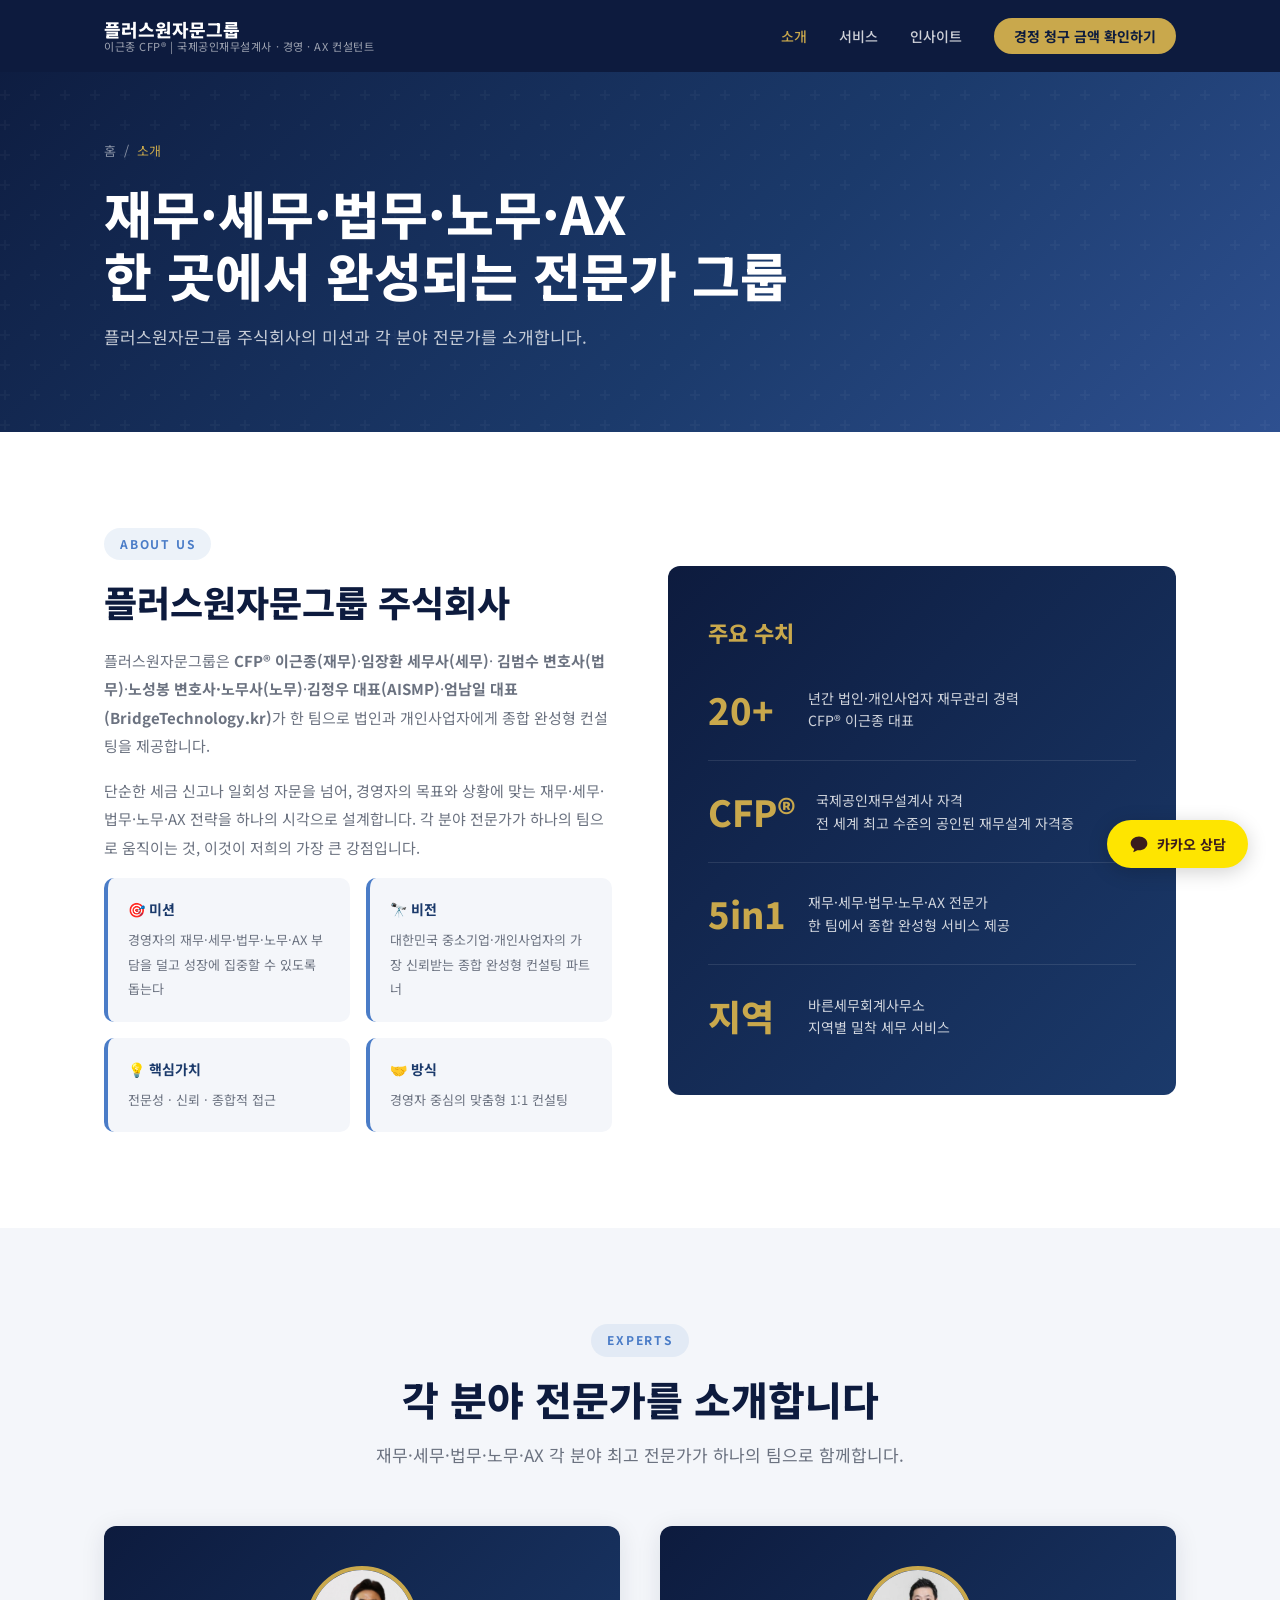
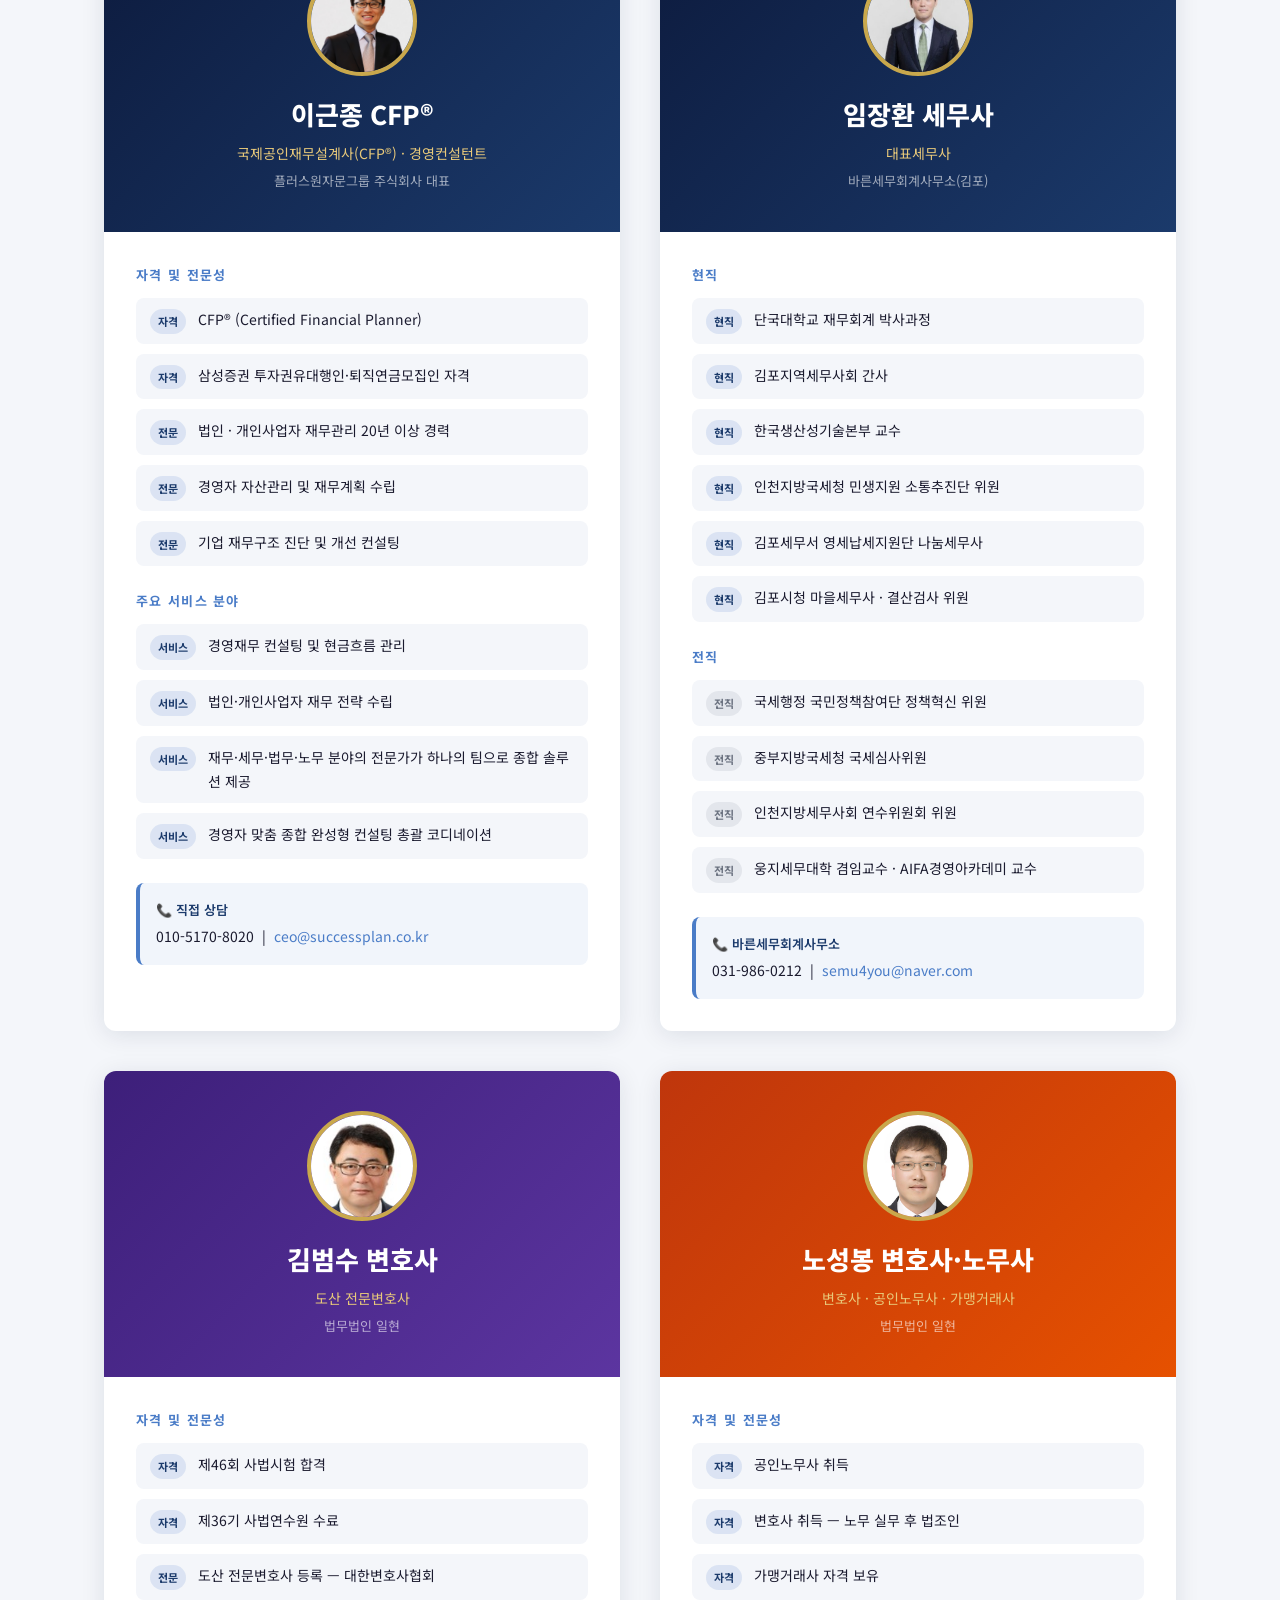
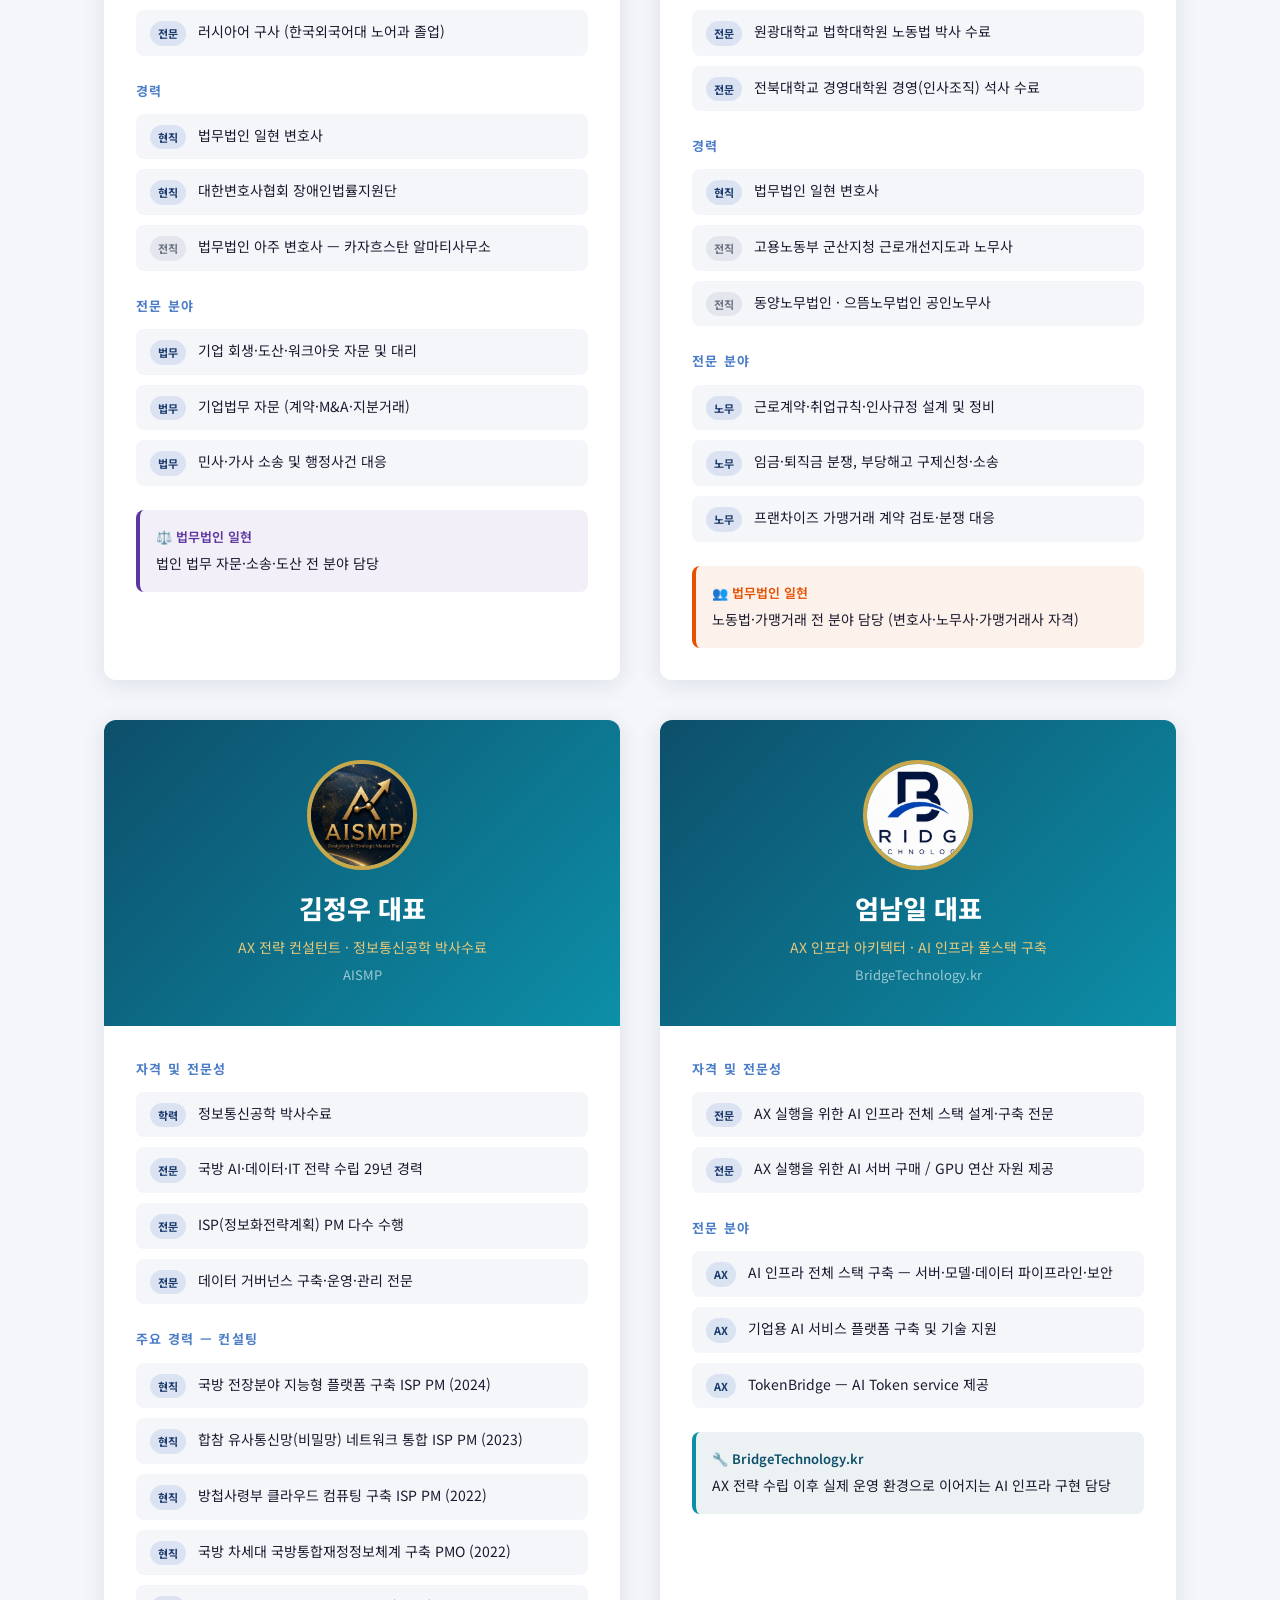
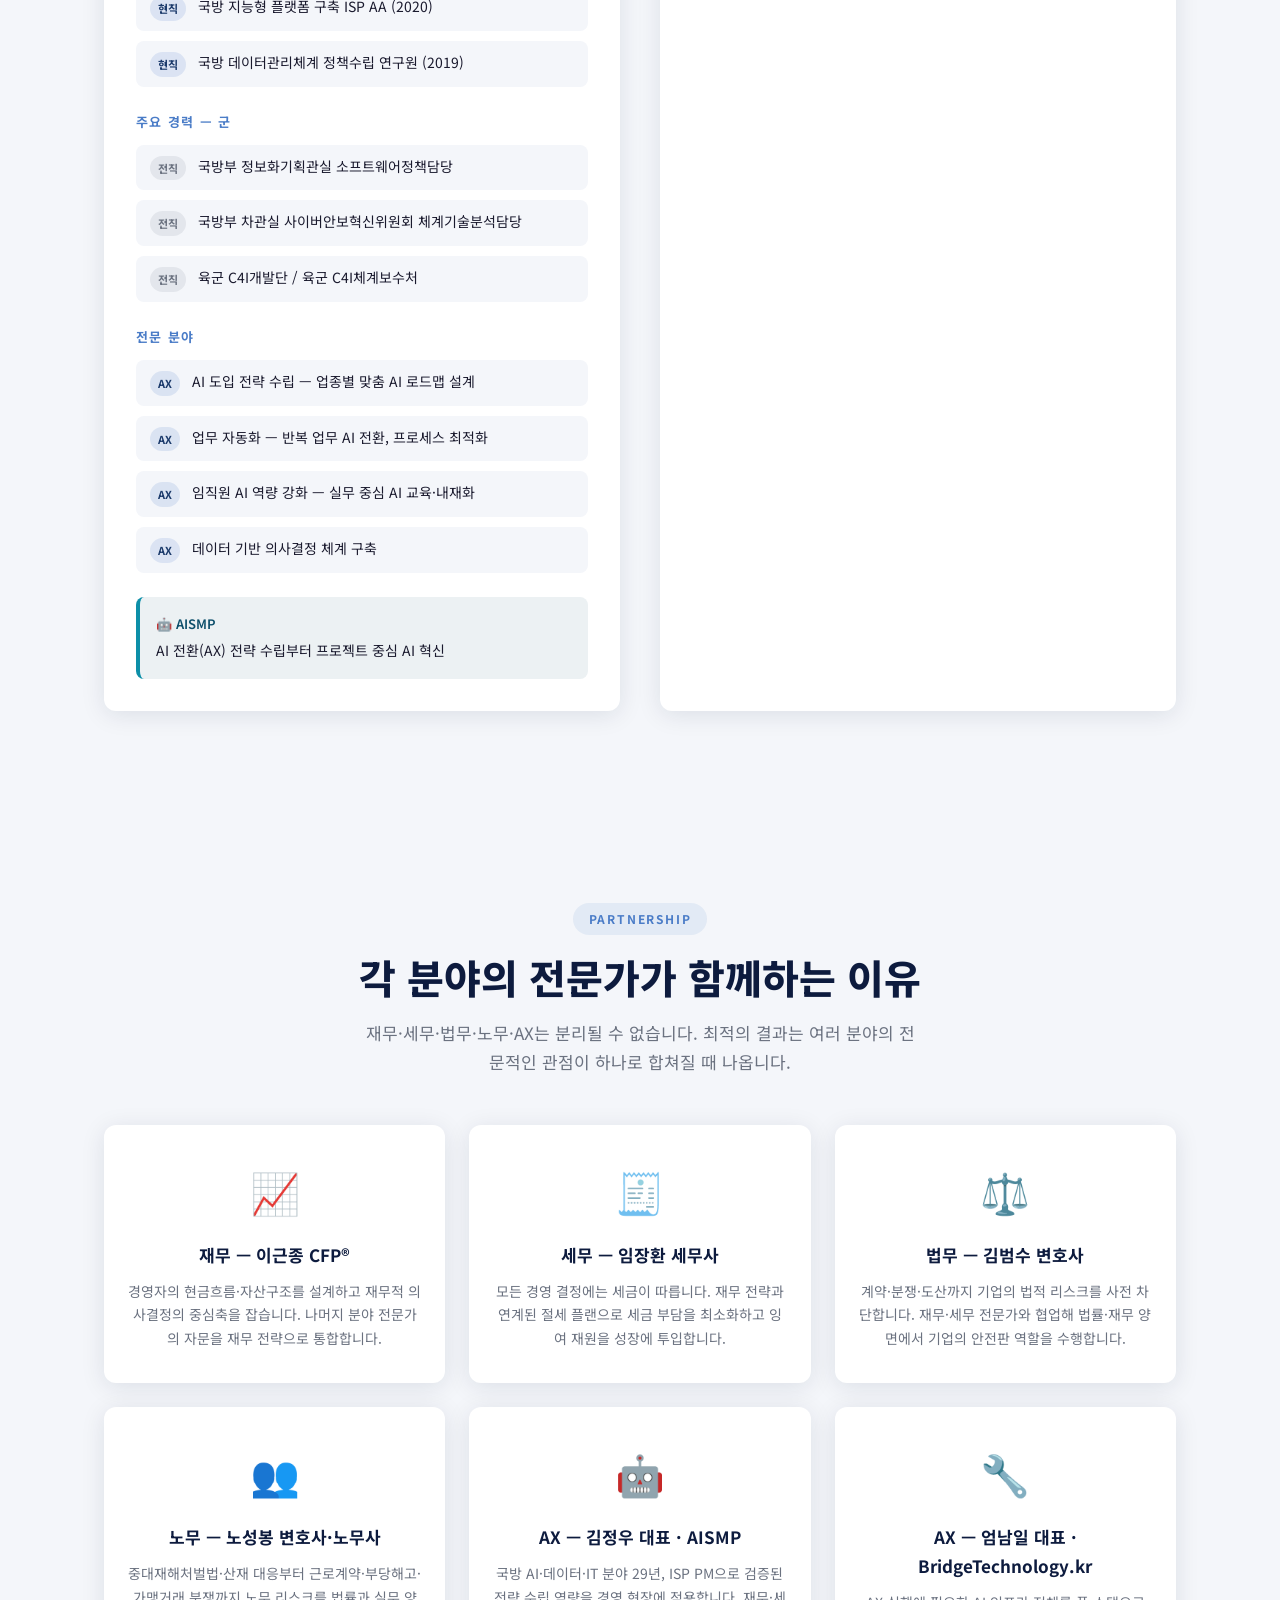
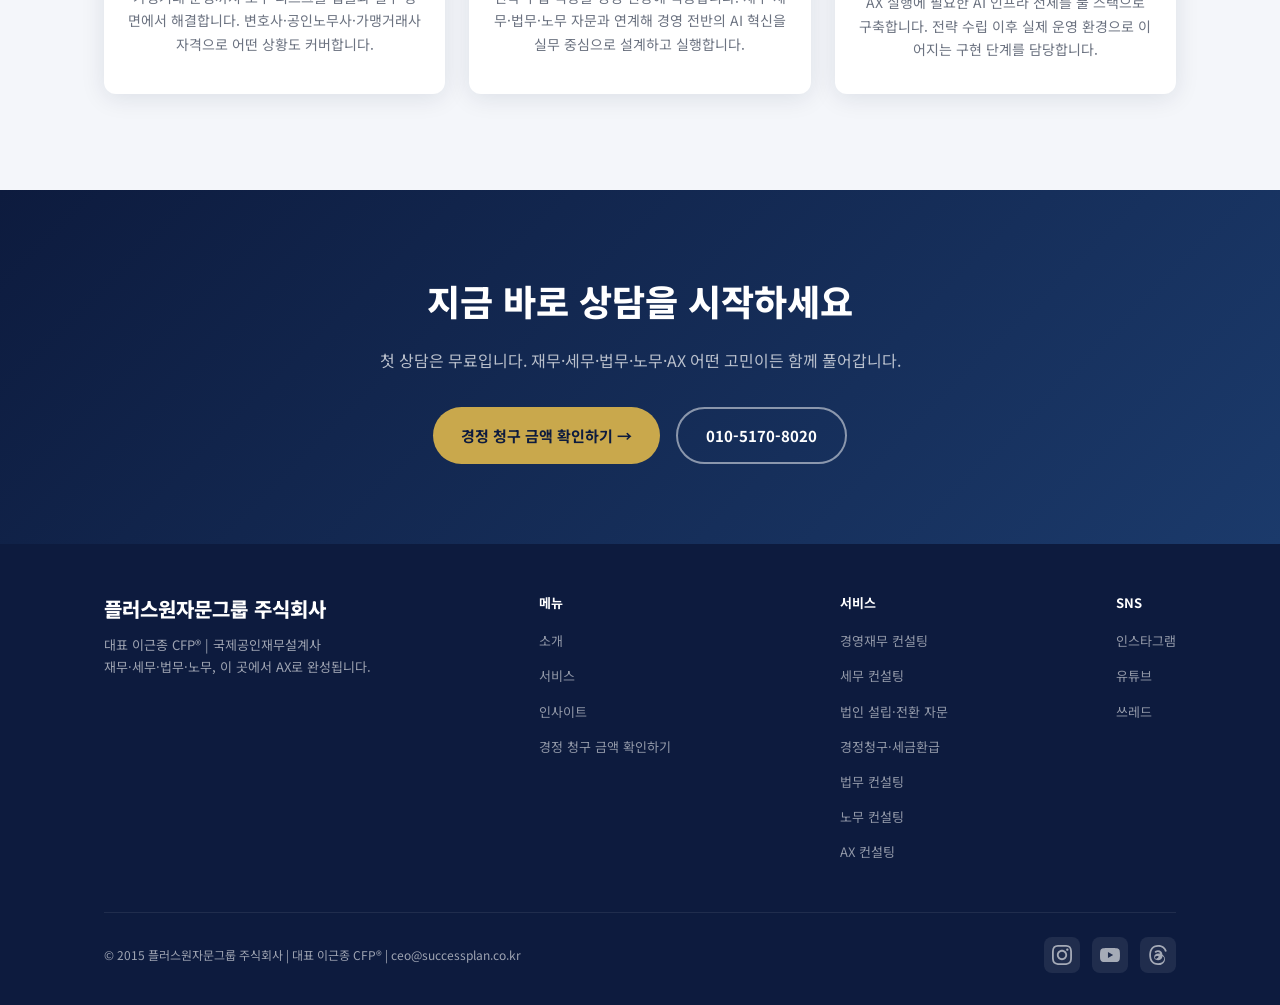
<file: about.html>
<!DOCTYPE html>
<html lang="ko">
<head>
  <meta charset="UTF-8" />
  <meta name="viewport" content="width=device-width, initial-scale=1.0" />
  <title>소개 | 플러스원자문그룹 주식회사</title>
  <meta name="description" content="재무(CFP® 이근종)·세무(임장환 세무사)·법무(김범수 변호사)·노무(노성봉 변호사·노무사)·AX(김정우 대표, 엄남일 대표) — 플러스원자문그룹의 종합 전문가 팀을 소개합니다." />
  <!-- Favicon -->
  <link rel="icon" href="data:image/svg+xml,<svg xmlns='http://www.w3.org/2000/svg' viewBox='0 0 100 100'><rect width='100' height='100' rx='18' fill='%231B3A6B'/><text x='50' y='68' text-anchor='middle' font-size='52' font-family='Arial' font-weight='bold' fill='%23C9A84C'>P+</text></svg>" />
  <!-- Open Graph -->
  <meta property="og:type" content="website" />
  <meta property="og:site_name" content="플러스원자문그룹" />
  <meta property="og:locale" content="ko_KR" />
  <meta property="og:url" content="https://successplan.co.kr/about.html" />
  <meta property="og:title" content="전문가 소개 | 플러스원자문그룹" />
  <meta property="og:description" content="CFP® 이근종·임장환 세무사·김범수 변호사·노성봉 변호사·노무사·AX 김정우·AI 엄남일 — 재무·세무·법무·노무·AX 종합 전문가 팀을 소개합니다." />
  <meta property="og:image" content="https://successplan.co.kr/images/og-image.jpg" />
  <link rel="preconnect" href="https://fonts.googleapis.com" />
  <link rel="preconnect" href="https://fonts.gstatic.com" crossorigin />
  <link href="https://fonts.googleapis.com/css2?family=Noto+Sans+KR:wght@300;400;500;600;700;800&display=swap" rel="stylesheet" />
  <link rel="stylesheet" href="style.css" />
  <style>
    /* ─── 회사 소개 카드 ─── */
    .company-intro {
      display: grid;
      grid-template-columns: 1fr 1fr;
      gap: 56px;
      align-items: center;
    }
    .company-text h2 { font-size: clamp(24px, 3.5vw, 36px); font-weight: 800; color: var(--navy-dark); margin-bottom: 20px; line-height: 1.4; }
    .company-text p { font-size: 15px; color: var(--gray-text); line-height: 1.9; margin-bottom: 16px; }
    .company-values { display: grid; grid-template-columns: 1fr 1fr; gap: 16px; margin-top: 8px; }
    .value-item { background: var(--gray-bg); border-radius: 10px; padding: 20px; border-left: 4px solid var(--navy-light); }
    .value-item h4 { font-size: 14px; font-weight: 700; color: var(--navy-primary); margin-bottom: 6px; }
    .value-item p { font-size: 13px; color: var(--gray-text); margin: 0; }
    .company-visual {
      background: linear-gradient(135deg, var(--navy-dark), var(--navy-primary));
      border-radius: var(--radius);
      padding: 48px 40px;
      color: var(--white);
    }
    .company-visual h3 { font-size: 22px; font-weight: 800; margin-bottom: 28px; color: var(--gold); }
    .stat-row { display: flex; flex-direction: column; gap: 20px; }
    .stat-item { display: flex; align-items: center; gap: 20px; padding-bottom: 20px; border-bottom: 1px solid rgba(255,255,255,0.1); }
    .stat-item:last-child { border-bottom: none; padding-bottom: 0; }
    .stat-num { font-size: 36px; font-weight: 800; color: var(--gold); min-width: 80px; }
    .stat-desc { font-size: 14px; color: rgba(255,255,255,0.8); line-height: 1.6; }

    /* ─── 프로필 상세 ─── */
    .profile-detail-wrap { display: grid; grid-template-columns: 1fr 1fr; gap: 40px; margin-top: 56px; }
    .profile-detail-card { background: var(--white); border-radius: var(--radius); overflow: hidden; box-shadow: var(--shadow); }
    .profile-detail-header {
      background: linear-gradient(135deg, var(--navy-dark), var(--navy-primary));
      padding: 40px; display: flex; flex-direction: column; align-items: center; text-align: center;
    }
    .profile-detail-avatar {
      width: 110px; height: 110px; border-radius: 50%;
      border: 4px solid var(--gold);
      margin-bottom: 16px; overflow: hidden; flex-shrink: 0;
    }
    .profile-detail-avatar img {
      width: 100%; height: 100%;
      object-fit: cover; object-position: center top; display: block;
    }
    .profile-detail-header h3 { font-size: 26px; font-weight: 800; color: var(--white); margin-bottom: 6px; }
    .profile-detail-header .role { font-size: 14px; color: var(--gold-light); margin-bottom: 4px; }
    .profile-detail-header .company { font-size: 13px; color: rgba(255,255,255,0.6); }
    .profile-detail-body { padding: 32px; }
    .profile-section-title { font-size: 13px; font-weight: 700; letter-spacing: 0.1em; text-transform: uppercase; color: var(--navy-light); margin-bottom: 12px; margin-top: 24px; }
    .profile-section-title:first-child { margin-top: 0; }
    .career-list { list-style: none; display: flex; flex-direction: column; gap: 10px; }
    .career-item {
      display: flex; gap: 12px; align-items: flex-start;
      padding: 10px 14px; border-radius: 8px; background: var(--gray-bg);
      font-size: 14px; color: var(--text-dark);
    }
    .career-badge {
      font-size: 11px; font-weight: 700; padding: 3px 8px; border-radius: 50px;
      white-space: nowrap; flex-shrink: 0; margin-top: 1px;
    }
    .badge-current { background: rgba(74,124,199,0.15); color: var(--navy-primary); }
    .badge-past { background: rgba(107,114,128,0.12); color: var(--gray-text); }

    /* ─── 법무·노무 프로필 헤더 컬러 ─── */
    .profile-detail-header.legal-header {
      background: linear-gradient(135deg, #3d1f7a, #5c35a0);
    }
    .profile-detail-header.labor-header {
      background: linear-gradient(135deg, #bf360c, #e65100);
    }

    /* ─── 파트너십 섹션 ─── */
    .partnership { background: var(--gray-bg); }
    .partner-grid { display: grid; grid-template-columns: repeat(3,1fr); gap: 24px; margin-top: 48px; }
    .partner-card { background: var(--white); border-radius: var(--radius); padding: 32px 24px; text-align: center; box-shadow: var(--shadow); transition: all 0.3s; }
    .partner-card:hover { transform: translateY(-4px); box-shadow: var(--shadow-hover); }
    .partner-card .icon { font-size: 40px; margin-bottom: 16px; }
    .partner-card h3 { font-size: 17px; font-weight: 700; color: var(--navy-dark); margin-bottom: 10px; }
    .partner-card p { font-size: 14px; color: var(--gray-text); line-height: 1.7; }

    @media (max-width: 1100px) {
      .partner-grid[style] { grid-template-columns: repeat(2,1fr) !important; }
    }
    @media (max-width: 900px) {
      .company-intro { grid-template-columns: 1fr; }
      .profile-detail-wrap { grid-template-columns: 1fr; }
      .partner-grid[style] { grid-template-columns: 1fr 1fr !important; }
    }
    @media (max-width: 600px) {
      .company-values { grid-template-columns: 1fr; }
      .partner-grid[style] { grid-template-columns: 1fr !important; }
    }
    @media (max-width: 600px) {
      .company-values { grid-template-columns: 1fr; }
    }
  </style>
</head>
<body>

<!-- ── 네비게이션 ── -->
<nav id="navbar">
  <div class="container">
    <div class="nav-inner">
      <a href="index.html" class="nav-logo">
        <span class="brand">플러스원자문그룹</span>
        <span class="sub">이근종 CFP® | 국제공인재무설계사 · 경영 · AX 컨설턴트</span>
      </a>
      <ul class="nav-links" id="navLinks">
        <li><a href="about.html" class="active">소개</a></li>
        <li><a href="services.html">서비스</a></li>
        <li><a href="insight.html">인사이트</a></li>
        <li><a href="consult.html" class="nav-cta">경정 청구 금액 확인하기</a></li>
      </ul>
      <div class="nav-toggle" id="navToggle" onclick="toggleMenu()">
        <span></span><span></span><span></span>
      </div>
    </div>
  </div>
</nav>

<!-- ── 페이지 히어로 ── -->
<section class="page-hero">
  <div class="container">
    <div class="page-hero-content">
      <div class="page-breadcrumb">
        <a href="index.html">홈</a> / <span>소개</span>
      </div>
      <h1>재무·세무·법무·노무·AX<br/>한 곳에서 완성되는 전문가 그룹</h1>
      <p>플러스원자문그룹 주식회사의 미션과 각 분야 전문가를 소개합니다.</p>
    </div>
  </div>
</section>

<!-- ── 회사 소개 ── -->
<section class="section">
  <div class="container">
    <div class="company-intro">
      <div class="company-text fade-in">
        <span class="section-label">About Us</span>
        <h2>플러스원자문그룹 주식회사</h2>
        <p>
          플러스원자문그룹은 <strong>CFP® 이근종(재무)</strong>·<strong>임장환 세무사(세무)</strong>·
          <strong>김범수 변호사(법무)</strong>·<strong>노성봉 변호사·노무사(노무)</strong>·<strong>김정우 대표(AISMP)</strong>·<strong>엄남일 대표(BridgeTechnology.kr)</strong>가 한 팀으로
          법인과 개인사업자에게 종합 완성형 컨설팅을 제공합니다.
        </p>
        <p>
          단순한 세금 신고나 일회성 자문을 넘어, 경영자의 목표와 상황에 맞는
          재무·세무·법무·노무·AX 전략을 하나의 시각으로 설계합니다.
          각 분야 전문가가 하나의 팀으로 움직이는 것, 이것이 저희의 가장 큰 강점입니다.
        </p>
        <div class="company-values">
          <div class="value-item">
            <h4>🎯 미션</h4>
            <p>경영자의 재무·세무·법무·노무·AX 부담을 덜고 성장에 집중할 수 있도록 돕는다</p>
          </div>
          <div class="value-item">
            <h4>🔭 비전</h4>
            <p>대한민국 중소기업·개인사업자의 가장 신뢰받는 종합 완성형 컨설팅 파트너</p>
          </div>
          <div class="value-item">
            <h4>💡 핵심가치</h4>
            <p>전문성 · 신뢰 · 종합적 접근</p>
          </div>
          <div class="value-item">
            <h4>🤝 방식</h4>
            <p>경영자 중심의 맞춤형 1:1 컨설팅</p>
          </div>
        </div>
      </div>
      <div class="company-visual fade-in">
        <h3>주요 수치</h3>
        <div class="stat-row">
          <div class="stat-item">
            <div class="stat-num">20+</div>
            <div class="stat-desc">년간 법인·개인사업자 재무관리 경력<br/>CFP® 이근종 대표</div>
          </div>
          <div class="stat-item">
            <div class="stat-num">CFP®</div>
            <div class="stat-desc">국제공인재무설계사 자격<br/>전 세계 최고 수준의 공인된 재무설계 자격증</div>
          </div>
          <div class="stat-item">
            <div class="stat-num">5in1</div>
            <div class="stat-desc">재무·세무·법무·노무·AX 전문가<br/>한 팀에서 종합 완성형 서비스 제공</div>
          </div>
          <div class="stat-item">
            <div class="stat-num">지역</div>
            <div class="stat-desc">바른세무회계사무소<br/>지역별 밀착 세무 서비스</div>
          </div>
        </div>
      </div>
    </div>
  </div>
</section>

<!-- ── 전문가 소개 ── -->
<section class="section" style="background: var(--gray-bg);">
  <div class="container">
    <div class="fade-in text-center">
      <span class="section-label">Experts</span>
      <h2 class="section-title">각 분야 전문가를 소개합니다</h2>
      <p class="section-sub">재무·세무·법무·노무·AX 각 분야 최고 전문가가 하나의 팀으로 함께합니다.</p>
    </div>
    <div class="profile-detail-wrap">

      <!-- 이근종 CFP® -->
      <div class="profile-detail-card fade-in">
        <div class="profile-detail-header">
          <div class="profile-detail-avatar"><img src="images/leekeunjong.jpg" alt="이근종 CFP®" /></div>
          <h3>이근종 CFP®</h3>
          <div class="role">국제공인재무설계사(CFP®) · 경영컨설턴트</div>
          <div class="company">플러스원자문그룹 주식회사 대표</div>
        </div>
        <div class="profile-detail-body">
          <div class="profile-section-title">자격 및 전문성</div>
          <ul class="career-list">
            <li class="career-item"><span class="career-badge badge-current">자격</span>CFP® (Certified Financial Planner)</li>
            <li class="career-item"><span class="career-badge badge-current">자격</span>삼성증권 투자권유대행인·퇴직연금모집인 자격</li>
            <li class="career-item"><span class="career-badge badge-current">전문</span>법인 · 개인사업자 재무관리 20년 이상 경력</li>
            <li class="career-item"><span class="career-badge badge-current">전문</span>경영자 자산관리 및 재무계획 수립</li>
            <li class="career-item"><span class="career-badge badge-current">전문</span>기업 재무구조 진단 및 개선 컨설팅</li>
          </ul>
          <div class="profile-section-title">주요 서비스 분야</div>
          <ul class="career-list">
            <li class="career-item"><span class="career-badge badge-current">서비스</span>경영재무 컨설팅 및 현금흐름 관리</li>
            <li class="career-item"><span class="career-badge badge-current">서비스</span>법인·개인사업자 재무 전략 수립</li>          
            <li class="career-item"><span class="career-badge badge-current">서비스</span>재무·세무·법무·노무 분야의 전문가가 하나의 팀으로 종합 솔루션 제공</li>
            <li class="career-item"><span class="career-badge badge-current">서비스</span>경영자 맞춤 종합 완성형 컨설팅 총괄 코디네이션</li>
          </ul>
          <div style="margin-top:24px; padding:16px; background:rgba(74,124,199,0.08); border-radius:8px; border-left:4px solid var(--navy-light);">
            <p style="font-size:13px; color:var(--navy-primary); font-weight:600; margin-bottom:4px;">📞 직접 상담</p>
            <p style="font-size:14px;">010-5170-8020 &nbsp;|&nbsp; <a href="mailto:ceo@successplan.co.kr" style="color:var(--navy-light);">ceo@successplan.co.kr</a></p>
          </div>
        </div>
      </div>

      <!-- 임장환 세무사 -->
      <div class="profile-detail-card fade-in">
        <div class="profile-detail-header">
          <div class="profile-detail-avatar"><img src="images/limjanghwan.jpg" alt="임장환 세무사" /></div>
          <h3>임장환 세무사</h3>
          <div class="role">대표세무사</div>
          <div class="company">바른세무회계사무소(김포)</div>
        </div>
        <div class="profile-detail-body">
          <div class="profile-section-title">현직</div>
          <ul class="career-list">
            <li class="career-item"><span class="career-badge badge-current">현직</span>단국대학교 재무회계 박사과정</li>
            <li class="career-item"><span class="career-badge badge-current">현직</span>김포지역세무사회 간사</li>
            <li class="career-item"><span class="career-badge badge-current">현직</span>한국생산성기술본부 교수</li>
            <li class="career-item"><span class="career-badge badge-current">현직</span>인천지방국세청 민생지원 소통추진단 위원</li>
            <li class="career-item"><span class="career-badge badge-current">현직</span>김포세무서 영세납세지원단 나눔세무사</li>
            <li class="career-item"><span class="career-badge badge-current">현직</span>김포시청 마을세무사 · 결산검사 위원</li>
          </ul>
          <div class="profile-section-title">전직</div>
          <ul class="career-list">
            <li class="career-item"><span class="career-badge badge-past">전직</span>국세행정 국민정책참여단 정책혁신 위원</li>
            <li class="career-item"><span class="career-badge badge-past">전직</span>중부지방국세청 국세심사위원</li>
            <li class="career-item"><span class="career-badge badge-past">전직</span>인천지방세무사회 연수위원회 위원</li>
            <li class="career-item"><span class="career-badge badge-past">전직</span>웅지세무대학 겸임교수 · AIFA경영아카데미 교수</li>
          </ul>
          <div style="margin-top:24px; padding:16px; background:rgba(74,124,199,0.08); border-radius:8px; border-left:4px solid var(--navy-light);">
            <p style="font-size:13px; color:var(--navy-primary); font-weight:600; margin-bottom:4px;">📞 바른세무회계사무소</p>
            <p style="font-size:14px;">031-986-0212 &nbsp;|&nbsp; <a href="mailto:semu4you@naver.com" style="color:var(--navy-light);">semu4you@naver.com</a></p>
          </div>
        </div>
      </div>

      <!-- 김범수 변호사 -->
      <div class="profile-detail-card fade-in">
        <div class="profile-detail-header legal-header">
          <div class="profile-detail-avatar"><img src="images/kimbeomsu.jpg" alt="김범수 변호사" /></div>
          <h3>김범수 변호사</h3>
          <div class="role">도산 전문변호사</div>
          <div class="company">법무법인 일현</div>
        </div>
        <div class="profile-detail-body">
          <div class="profile-section-title">자격 및 전문성</div>
          <ul class="career-list">
            <li class="career-item"><span class="career-badge badge-current">자격</span>제46회 사법시험 합격</li>
            <li class="career-item"><span class="career-badge badge-current">자격</span>제36기 사법연수원 수료</li>
            <li class="career-item"><span class="career-badge badge-current">전문</span>도산 전문변호사 등록 — 대한변호사협회</li>
            <li class="career-item"><span class="career-badge badge-current">전문</span>러시아어 구사 (한국외국어대 노어과 졸업)</li>
          </ul>
          <div class="profile-section-title">경력</div>
          <ul class="career-list">
            <li class="career-item"><span class="career-badge badge-current">현직</span>법무법인 일현 변호사</li>
            <li class="career-item"><span class="career-badge badge-current">현직</span>대한변호사협회 장애인법률지원단</li>
            <li class="career-item"><span class="career-badge badge-past">전직</span>법무법인 아주 변호사 — 카자흐스탄 알마티사무소</li>
          </ul>
          <div class="profile-section-title">전문 분야</div>
          <ul class="career-list">
            <li class="career-item"><span class="career-badge badge-current">법무</span>기업 회생·도산·워크아웃 자문 및 대리</li>
            <li class="career-item"><span class="career-badge badge-current">법무</span>기업법무 자문 (계약·M&amp;A·지분거래)</li>
            <li class="career-item"><span class="career-badge badge-current">법무</span>민사·가사 소송 및 행정사건 대응</li>
          </ul>
          <div style="margin-top:24px; padding:16px; background:rgba(92,53,160,0.08); border-radius:8px; border-left:4px solid #5c35a0;">
            <p style="font-size:13px; color:#5c35a0; font-weight:600; margin-bottom:4px;">⚖️ 법무법인 일현</p>
            <p style="font-size:14px;">법인 법무 자문·소송·도산 전 분야 담당</p>
          </div>
        </div>
      </div>

      <!-- 노성봉 변호사·노무사 -->
      <div class="profile-detail-card fade-in">
        <div class="profile-detail-header labor-header">
          <div class="profile-detail-avatar"><img src="images/nosungbong.jpg" alt="노성봉 변호사·노무사" /></div>
          <h3>노성봉 변호사·노무사</h3>
          <div class="role">변호사 · 공인노무사 · 가맹거래사</div>
          <div class="company">법무법인 일현</div>
        </div>
        <div class="profile-detail-body">
          <div class="profile-section-title">자격 및 전문성</div>
          <ul class="career-list">
            <li class="career-item"><span class="career-badge badge-current">자격</span>공인노무사 취득</li>
            <li class="career-item"><span class="career-badge badge-current">자격</span>변호사 취득 — 노무 실무 후 법조인</li>
            <li class="career-item"><span class="career-badge badge-current">자격</span>가맹거래사 자격 보유</li>
            <li class="career-item"><span class="career-badge badge-current">전문</span>원광대학교 법학대학원 노동법 박사 수료</li>
            <li class="career-item"><span class="career-badge badge-current">전문</span>전북대학교 경영대학원 경영(인사조직) 석사 수료</li>
          </ul>
          <div class="profile-section-title">경력</div>
          <ul class="career-list">
            <li class="career-item"><span class="career-badge badge-current">현직</span>법무법인 일현 변호사</li>
            <li class="career-item"><span class="career-badge badge-past">전직</span>고용노동부 군산지청 근로개선지도과 노무사</li>
            <li class="career-item"><span class="career-badge badge-past">전직</span>동양노무법인 · 으뜸노무법인 공인노무사</li>
          </ul>
          <div class="profile-section-title">전문 분야</div>
          <ul class="career-list">
            <li class="career-item"><span class="career-badge badge-current">노무</span>근로계약·취업규칙·인사규정 설계 및 정비</li>
            <li class="career-item"><span class="career-badge badge-current">노무</span>임금·퇴직금 분쟁, 부당해고 구제신청·소송</li>
            <li class="career-item"><span class="career-badge badge-current">노무</span>프랜차이즈 가맹거래 계약 검토·분쟁 대응</li>
          </ul>
          <div style="margin-top:24px; padding:16px; background:rgba(230,81,0,0.08); border-radius:8px; border-left:4px solid #e65100;">
            <p style="font-size:13px; color:#e65100; font-weight:600; margin-bottom:4px;">👥 법무법인 일현</p>
            <p style="font-size:14px;">노동법·가맹거래 전 분야 담당 (변호사·노무사·가맹거래사 자격)</p>
          </div>
        </div>
      </div>

      <!-- 김정우 대표 (AISMP) -->
      <div class="profile-detail-card fade-in">
        <div class="profile-detail-header" style="background:linear-gradient(135deg,#0d4f6b,#0d8fa8);">
          <div class="profile-detail-avatar"><img src="images/kimjeongwoo.jpg" alt="김정우 대표" /></div>
          <h3>김정우 대표</h3>
          <div class="role">AX 전략 컨설턴트 · 정보통신공학 박사수료</div>
          <div class="company">AISMP</div>
        </div>
        <div class="profile-detail-body">
          <div class="profile-section-title">자격 및 전문성</div>
          <ul class="career-list">
            <li class="career-item"><span class="career-badge badge-current">학력</span>정보통신공학 박사수료</li>
            <li class="career-item"><span class="career-badge badge-current">전문</span>국방 AI·데이터·IT 전략 수립 29년 경력</li>
            <li class="career-item"><span class="career-badge badge-current">전문</span>ISP(정보화전략계획) PM 다수 수행</li>
            <li class="career-item"><span class="career-badge badge-current">전문</span>데이터 거버넌스 구축·운영·관리 전문</li>
          </ul>
          <div class="profile-section-title">주요 경력 — 컨설팅</div>
          <ul class="career-list">
            <li class="career-item"><span class="career-badge badge-current">현직</span>국방 전장분야 지능형 플랫폼 구축 ISP PM (2024)</li>
            <li class="career-item"><span class="career-badge badge-current">현직</span>합참 유사통신망(비밀망) 네트워크 통합 ISP PM (2023)</li>
            <li class="career-item"><span class="career-badge badge-current">현직</span>방첩사령부 클라우드 컴퓨팅 구축 ISP PM (2022)</li>
            <li class="career-item"><span class="career-badge badge-current">현직</span>국방 차세대 국방통합재정정보체계 구축 PMO (2022)</li>
            <li class="career-item"><span class="career-badge badge-current">현직</span>국방 지능형 플랫폼 구축 ISP AA (2020)</li>
            <li class="career-item"><span class="career-badge badge-current">현직</span>국방 데이터관리체계 정책수립 연구원 (2019)</li>
          </ul>
          <div class="profile-section-title">주요 경력 — 군</div>
          <ul class="career-list">
            <li class="career-item"><span class="career-badge badge-past">전직</span>국방부 정보화기획관실 소프트웨어정책담당</li>
            <li class="career-item"><span class="career-badge badge-past">전직</span>국방부 차관실 사이버안보혁신위원회 체계기술분석담당</li>
            <li class="career-item"><span class="career-badge badge-past">전직</span>육군 C4I개발단 / 육군 C4I체계보수처</li>
          </ul>
          <div class="profile-section-title">전문 분야</div>
          <ul class="career-list">
            <li class="career-item"><span class="career-badge badge-current">AX</span>AI 도입 전략 수립 — 업종별 맞춤 AI 로드맵 설계</li>
            <li class="career-item"><span class="career-badge badge-current">AX</span>업무 자동화 — 반복 업무 AI 전환, 프로세스 최적화</li>
            <li class="career-item"><span class="career-badge badge-current">AX</span>임직원 AI 역량 강화 — 실무 중심 AI 교육·내재화</li>
            <li class="career-item"><span class="career-badge badge-current">AX</span>데이터 기반 의사결정 체계 구축</li>
          </ul>
          <div style="margin-top:24px; padding:16px; background:rgba(13,79,107,0.08); border-radius:8px; border-left:4px solid #0d8fa8;">
            <p style="font-size:13px; color:#0d4f6b; font-weight:600; margin-bottom:4px;">🤖 AISMP</p>
            <p style="font-size:14px;">AI 전환(AX) 전략 수립부터 프로젝트 중심 AI 혁신</p>
          </div>
        </div>
      </div>

      <!-- 엄남일 대표 (BridgeTechnology.kr) -->
      <div class="profile-detail-card fade-in">
        <div class="profile-detail-header" style="background:linear-gradient(135deg,#0d4f6b,#0d8fa8);">
          <div class="profile-detail-avatar"><img src="images/umnamil.jpg" alt="엄남일 대표" /></div>
          <h3>엄남일 대표</h3>
          <div class="role">AX 인프라 아키텍터 · AI 인프라 풀스택 구축</div>
          <div class="company">BridgeTechnology.kr</div>
        </div>
        <div class="profile-detail-body">
          <div class="profile-section-title">자격 및 전문성</div>
          <ul class="career-list">
            <li class="career-item"><span class="career-badge badge-current">전문</span>AX 실행을 위한 AI 인프라 전체 스택 설계·구축 전문</li>
            <li class="career-item"><span class="career-badge badge-current">전문</span>AX 실행을 위한 AI 서버 구매 / GPU 연산 자원 제공</li>
          </ul>
          <div class="profile-section-title">전문 분야</div>
          <ul class="career-list">
            <li class="career-item"><span class="career-badge badge-current">AX</span>AI 인프라 전체 스택 구축 — 서버·모델·데이터 파이프라인·보안</li>
            <li class="career-item"><span class="career-badge badge-current">AX</span>기업용 AI 서비스 플랫폼 구축 및 기술 지원</li>
            <li class="career-item"><span class="career-badge badge-current">AX</span>TokenBridge — AI Token service 제공</li>
          </ul>
          <div style="margin-top:24px; padding:16px; background:rgba(13,79,107,0.08); border-radius:8px; border-left:4px solid #0d8fa8;">
            <p style="font-size:13px; color:#0d4f6b; font-weight:600; margin-bottom:4px;">🔧 BridgeTechnology.kr</p>
            <p style="font-size:14px;">AX 전략 수립 이후 실제 운영 환경으로 이어지는 AI 인프라 구현 담당</p>
          </div>
        </div>
      </div>

    </div>
  </div>
</section>

<!-- ── 파트너십 ── -->
<section class="section partnership">
  <div class="container">
    <div class="fade-in text-center">
      <span class="section-label">Partnership</span>
      <h2 class="section-title">각 분야의 전문가가 함께하는 이유</h2>
      <p class="section-sub">재무·세무·법무·노무·AX는 분리될 수 없습니다. 최적의 결과는 여러 분야의 전문적인 관점이 하나로 합쳐질 때 나옵니다.</p>
    </div>
    <div class="partner-grid" style="grid-template-columns: repeat(3, 1fr);">
      <div class="partner-card fade-in">
        <div class="icon">📈</div>
        <h3>재무 — 이근종 CFP®</h3>
        <p>경영자의 현금흐름·자산구조를 설계하고 재무적 의사결정의 중심축을 잡습니다. 나머지 분야 전문가의 자문을 재무 전략으로 통합합니다.</p>
      </div>
      <div class="partner-card fade-in">
        <div class="icon">🧾</div>
        <h3>세무 — 임장환 세무사</h3>
        <p>모든 경영 결정에는 세금이 따릅니다. 재무 전략과 연계된 절세 플랜으로 세금 부담을 최소화하고 잉여 재원을 성장에 투입합니다.</p>
      </div>
      <div class="partner-card fade-in">
        <div class="icon">⚖️</div>
        <h3>법무 — 김범수 변호사</h3>
        <p>계약·분쟁·도산까지 기업의 법적 리스크를 사전 차단합니다. 재무·세무 전문가와 협업해 법률·재무 양면에서 기업의 안전판 역할을 수행합니다.</p>
      </div>
      <div class="partner-card fade-in">
        <div class="icon">👥</div>
        <h3>노무 — 노성봉 변호사·노무사</h3>
        <p>중대재해처벌법·산재 대응부터 근로계약·부당해고·가맹거래 분쟁까지 노무 리스크를 법률과 실무 양면에서 해결합니다. 변호사·공인노무사·가맹거래사 자격으로 어떤 상황도 커버합니다.</p>
      </div>
      <div class="partner-card fade-in">
        <div class="icon">🤖</div>
        <h3>AX — 김정우 대표 · AISMP</h3>
        <p>국방 AI·데이터·IT 분야 29년, ISP PM으로 검증된 전략 수립 역량을 경영 현장에 적용합니다. 재무·세무·법무·노무 자문과 연계해 경영 전반의 AI 혁신을 실무 중심으로 설계하고 실행합니다.</p>
      </div>
      <div class="partner-card fade-in">
        <div class="icon">🔧</div>
        <h3>AX — 엄남일 대표 · BridgeTechnology.kr</h3>
        <p>AX 실행에 필요한 AI 인프라 전체를 풀 스택으로 구축합니다. 전략 수립 이후 실제 운영 환경으로 이어지는 구현 단계를 담당합니다.</p>
      </div>
    </div>
  </div>
</section>

<!-- ── CTA ── -->
<section class="cta-banner">
  <div class="container">
    <h2>지금 바로 상담을 시작하세요</h2>
    <p>첫 상담은 무료입니다. 재무·세무·법무·노무·AX 어떤 고민이든 함께 풀어갑니다.</p>
    <div class="cta-btns">
      <a href="consult.html" class="btn btn-primary">경정 청구 금액 확인하기 →</a>
      <a href="tel:010-5170-8020" class="btn btn-outline">010-5170-8020</a>
    </div>
  </div>
</section>

<!-- ── 푸터 ── -->
<footer>
  <div class="container">
    <div class="footer-inner">
      <div class="footer-brand">
        <div class="brand">플러스원자문그룹 주식회사</div>
        <p>대표 이근종 CFP® | 국제공인재무설계사<br/>재무·세무·법무·노무, 이 곳에서 AX로 완성됩니다.</p>
      </div>
      <div class="footer-links">
        <h4>메뉴</h4>
        <ul>
          <li><a href="about.html">소개</a></li>
          <li><a href="services.html">서비스</a></li>
          <li><a href="insight.html">인사이트</a></li>
          <li><a href="consult.html">경정 청구 금액 확인하기</a></li>
        </ul>
      </div>
      <div class="footer-links">
        <h4>서비스</h4>
        <ul>
          <li><a href="services.html#finance">경영재무 컨설팅</a></li>
          <li><a href="services.html#tax">세무 컨설팅</a></li>
          <li><a href="services.html#corp">법인 설립·전환 자문</a></li>
          <li><a href="services.html#refund">경정청구·세금환급</a></li>
          <li><a href="services.html#legal">법무 컨설팅</a></li>
          <li><a href="services.html#labor">노무 컨설팅</a></li>
          <li><a href="services.html#ax">AX 컨설팅</a></li>
        </ul>
      </div>
      <div class="footer-links">
        <h4>SNS</h4>
        <ul>
          <li><a href="https://instagram.com/leekeunjong_cfp" target="_blank" rel="noopener">인스타그램</a></li>
          <li><a href="https://youtube.com/@successplan365" target="_blank" rel="noopener">유튜브</a></li>
          <li><a href="https://threads.net/@leekeunjong_cfp" target="_blank" rel="noopener">쓰레드</a></li>
        </ul>
      </div>
    </div>
    <div class="footer-bottom">
      <p>© 2015 플러스원자문그룹 주식회사 | 대표 이근종 CFP® | <a href="mailto:ceo@successplan.co.kr" style="color:inherit;">ceo@successplan.co.kr</a></p>
      <div class="footer-social">
        <a href="https://instagram.com/leekeunjong_cfp" target="_blank" rel="noopener" title="Instagram"><svg xmlns="http://www.w3.org/2000/svg" width="20" height="20" viewBox="0 0 24 24" fill="currentColor"><path d="M12 2.163c3.204 0 3.584.012 4.85.07 3.252.148 4.771 1.691 4.919 4.919.058 1.265.069 1.645.069 4.849 0 3.205-.012 3.584-.069 4.849-.149 3.225-1.664 4.771-4.919 4.919-1.266.058-1.644.07-4.85.07-3.204 0-3.584-.012-4.849-.07-3.26-.149-4.771-1.699-4.919-4.92-.058-1.265-.07-1.644-.07-4.849 0-3.204.013-3.583.07-4.849.149-3.227 1.664-4.771 4.919-4.919 1.266-.057 1.645-.069 4.849-.069zm0-2.163c-3.259 0-3.667.014-4.947.072-4.358.2-6.78 2.618-6.98 6.98-.059 1.281-.073 1.689-.073 4.948 0 3.259.014 3.668.072 4.948.2 4.358 2.618 6.78 6.98 6.98 1.281.058 1.689.072 4.948.072 3.259 0 3.668-.014 4.948-.072 4.354-.2 6.782-2.618 6.979-6.98.059-1.28.073-1.689.073-4.948 0-3.259-.014-3.667-.072-4.947-.196-4.354-2.617-6.78-6.979-6.98-1.281-.059-1.69-.073-4.949-.073zm0 5.838c-3.403 0-6.162 2.759-6.162 6.162s2.759 6.163 6.162 6.163 6.162-2.759 6.162-6.163c0-3.403-2.759-6.162-6.162-6.162zm0 10.162c-2.209 0-4-1.79-4-4 0-2.209 1.791-4 4-4s4 1.791 4 4c0 2.21-1.791 4-4 4zm6.406-11.845c-.796 0-1.441.645-1.441 1.44s.645 1.44 1.441 1.44c.795 0 1.439-.645 1.439-1.44s-.644-1.44-1.439-1.44z"/></svg></a>
        <a href="https://youtube.com/@successplan365" target="_blank" rel="noopener" title="YouTube"><svg xmlns="http://www.w3.org/2000/svg" width="20" height="20" viewBox="0 0 24 24" fill="currentColor"><path d="M23.498 6.186a3.016 3.016 0 0 0-2.122-2.136C19.505 3.545 12 3.545 12 3.545s-7.505 0-9.377.505A3.017 3.017 0 0 0 .502 6.186C0 8.07 0 12 0 12s0 3.93.502 5.814a3.016 3.016 0 0 0 2.122 2.136c1.871.505 9.376.505 9.376.505s7.505 0 9.377-.505a3.015 3.015 0 0 0 2.122-2.136C24 15.93 24 12 24 12s0-3.93-.502-5.814zM9.545 15.568V8.432L15.818 12l-6.273 3.568z"/></svg></a>
        <a href="https://threads.net/@leekeunjong_cfp" target="_blank" rel="noopener" title="Threads"><svg xmlns="http://www.w3.org/2000/svg" width="20" height="20" viewBox="0 0 24 24" fill="currentColor"><path d="M12.186 24h-.007c-3.581-.024-6.334-1.205-8.184-3.509C2.35 18.44 1.5 15.586 1.472 12.01v-.017c.03-3.579.879-6.43 2.525-8.482C5.845 1.205 8.6.024 12.18 0h.014c2.746.02 5.043.725 6.826 2.098 1.677 1.29 2.858 3.13 3.509 5.467l-2.04.569c-1.104-3.96-3.898-5.984-8.304-6.015-2.91.022-5.11.936-6.54 2.717C4.307 6.504 3.616 8.914 3.589 12c.027 3.086.718 5.496 2.057 7.164 1.43 1.783 3.631 2.698 6.54 2.717 2.623-.02 4.358-.631 5.8-2.045 1.647-1.613 1.618-3.593 1.09-4.798-.31-.71-.873-1.3-1.634-1.75-.192 1.352-.622 2.446-1.284 3.272-.886 1.102-2.14 1.704-3.73 1.79-1.202.065-2.361-.218-3.259-.801-1.063-.689-1.685-1.74-1.752-2.964-.065-1.19.408-2.285 1.33-3.082.88-.76 2.119-1.207 3.583-1.292.73-.043 1.427-.034 2.081.025-.09-.33-.218-.625-.385-.88-.453-.692-1.165-1.055-2.117-1.078h-.062c-.74 0-1.668.204-2.28 1.202l-1.727-1.114c.788-1.214 2.058-1.953 3.987-1.987 3.37.058 5.348 1.998 5.526 5.39.147.093.29.19.429.29.932.66 1.648 1.566 2.076 2.561.83 1.903.857 5.026-1.558 7.348-1.812 1.742-4.07 2.555-7.296 2.576zM10.72 15.87c.68-.036 1.18-.28 1.49-.726.285-.413.445-.997.478-1.742-.644-.088-1.333-.118-2.049-.077-.747.043-1.348.246-1.745.585-.38.325-.546.748-.515 1.296.048.88.737 1.41 1.934 1.344a4.264 4.264 0 0 0 .407-.08z"/></svg></a>
      </div>
    </div>
  </div>
</footer>

<!-- 카카오 플로팅 상담 버튼 -->
<a href="http://pf.kakao.com/_VHesX" target="_blank" rel="noopener" class="kakao-float" title="카카오 채널로 상담하기">
  <svg width="20" height="20" viewBox="0 0 24 24" fill="#3A1D1D" xmlns="http://www.w3.org/2000/svg"><path d="M12 3C6.477 3 2 6.686 2 11.18c0 2.855 1.708 5.376 4.318 6.913L5.25 21.15a.45.45 0 0 0 .643.537l4.207-2.168c.62.085 1.253.129 1.9.129 5.523 0 10-3.687 10-8.268C22 6.686 17.523 3 12 3z"/></svg>
  <span class="kakao-label">카카오 상담</span>
</a>

<button id="scrollTop" onclick="window.scrollTo({top:0,behavior:'smooth'})" title="맨 위로">↑</button>
<div class="toast" id="toast"></div>

<script>
  const navbar = document.getElementById('navbar');
  navbar.classList.add('solid');
  window.addEventListener('scroll', () => {
    navbar.classList.toggle('scrolled', window.scrollY > 40);
    document.getElementById('scrollTop').classList.toggle('show', window.scrollY > 400);
  });
  function toggleMenu() { document.getElementById('navLinks').classList.toggle('open'); }
  document.querySelectorAll('#navLinks a').forEach(a => a.addEventListener('click', () => document.getElementById('navLinks').classList.remove('open')));
  const observer = new IntersectionObserver((entries) => {
    entries.forEach((e, i) => { if (e.isIntersecting) { setTimeout(() => e.target.classList.add('visible'), i * 80); observer.unobserve(e.target); } });
  }, { threshold: 0.12 });
  document.querySelectorAll('.fade-in').forEach(el => observer.observe(el));
</script>
</body>
</html>
</file>
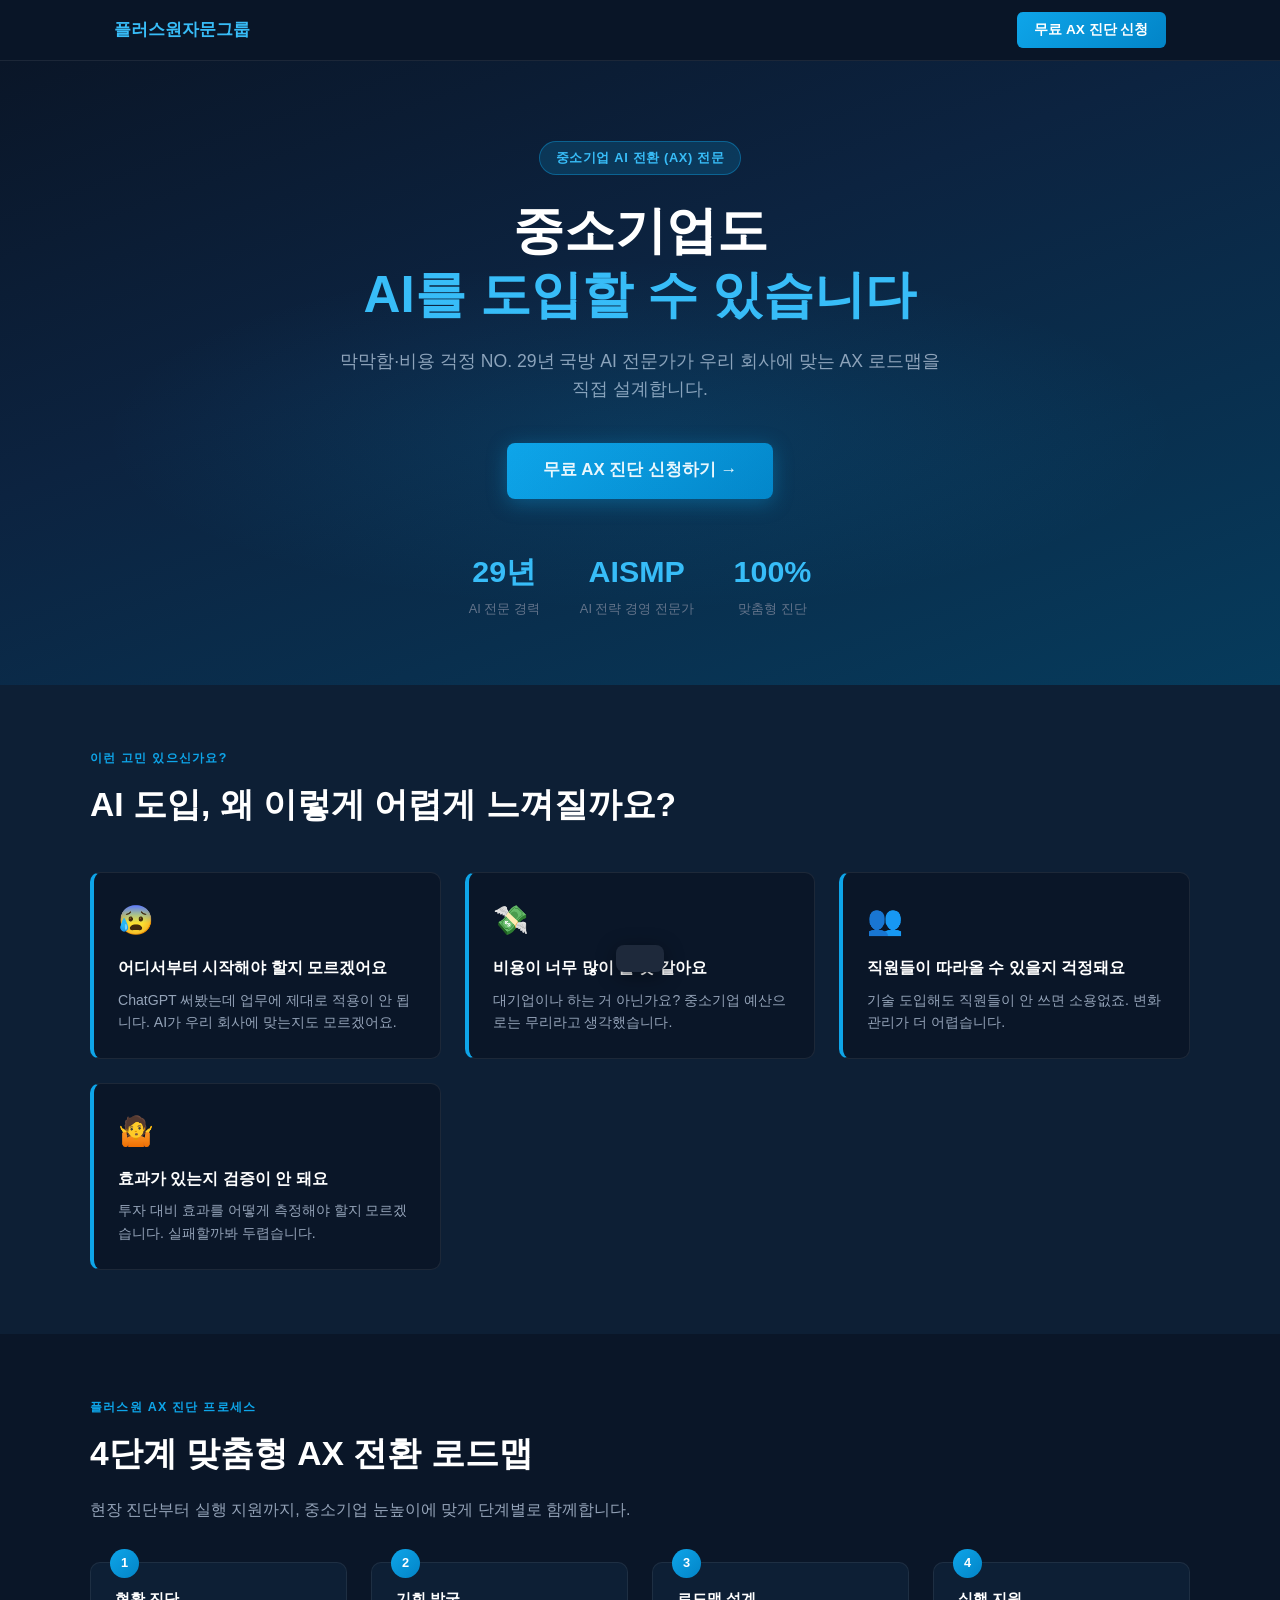
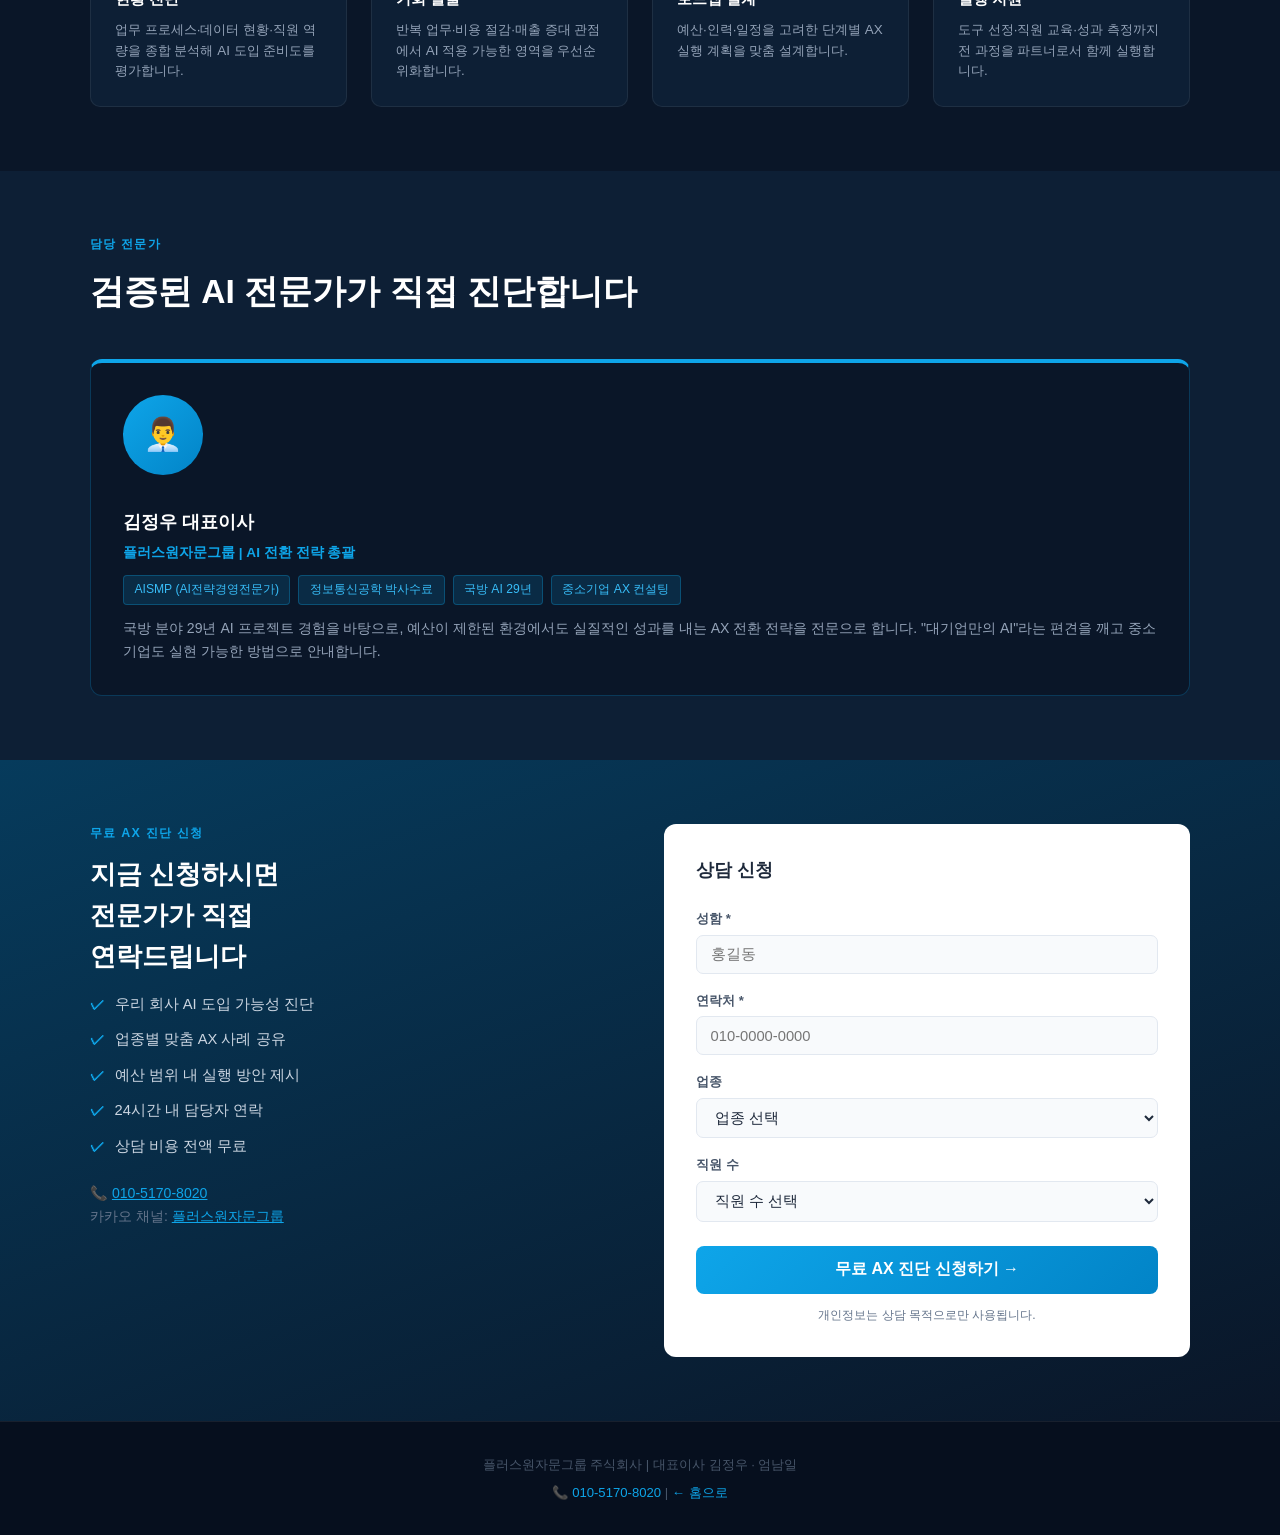
<file: ai-transformation.html>
<!DOCTYPE html>
<html lang="ko">
<head>
  <meta charset="UTF-8" />
  <meta name="viewport" content="width=device-width, initial-scale=1.0" />
  <meta name="robots" content="index, follow" />
  <title>중소기업 AI 전환(AX) 진단 | 플러스원자문그룹</title>
  <meta name="description" content="중소기업도 AI를 도입할 수 있습니다. 29년 국방 AI 전문가와 함께하는 맞춤형 AX 전환 진단 — 무료 상담 신청" />

  <!-- GA4 — G-XXXXXXXXXX 를 실제 측정 ID로 교체하세요 -->
  <!-- <script async src="https://www.googletagmanager.com/gtag/js?id=G-XXXXXXXXXX"></script>
  <script>
    window.dataLayer = window.dataLayer || [];
    function gtag(){dataLayer.push(arguments);}
    gtag('js', new Date());
    gtag('config', 'G-XXXXXXXXXX');
  </script> -->

  <style>
    *, *::before, *::after { box-sizing: border-box; margin: 0; padding: 0; }
    html { scroll-behavior: smooth; }
    body { font-family: 'Apple SD Gothic Neo', 'Noto Sans KR', sans-serif; background: #0a1628; color: #e2e8f0; line-height: 1.6; }

    /* NAV */
    nav { background: rgba(10,22,40,0.95); backdrop-filter: blur(8px); position: sticky; top: 0; z-index: 100; border-bottom: 1px solid rgba(255,255,255,0.08); }
    .nav-inner { max-width: 1100px; margin: 0 auto; padding: 0 1.5rem; display: flex; align-items: center; justify-content: space-between; height: 60px; }
    .nav-logo { font-size: 1.05rem; font-weight: 700; color: #38bdf8; text-decoration: none; }
    .nav-cta { background: linear-gradient(135deg, #0ea5e9, #0284c7); color: #fff; padding: 0.45rem 1.1rem; border-radius: 6px; font-size: 0.85rem; font-weight: 600; text-decoration: none; }
    .nav-cta:hover { opacity: 0.88; }

    /* HERO */
    .hero { background: linear-gradient(160deg, #0a1628 0%, #0c2340 40%, #063b5c 100%); padding: 5rem 1.5rem 4rem; text-align: center; position: relative; overflow: hidden; }
    .hero::before { content: ''; position: absolute; inset: 0; background: radial-gradient(ellipse 60% 40% at 50% 60%, rgba(14,165,233,0.12) 0%, transparent 70%); pointer-events: none; }
    .hero-badge { display: inline-block; background: rgba(14,165,233,0.18); border: 1px solid rgba(14,165,233,0.4); color: #38bdf8; padding: 0.35rem 1rem; border-radius: 20px; font-size: 0.8rem; font-weight: 600; margin-bottom: 1.5rem; letter-spacing: 0.05em; }
    .hero h1 { font-size: clamp(1.9rem, 5vw, 3.2rem); font-weight: 800; line-height: 1.25; color: #fff; margin-bottom: 1.25rem; }
    .hero h1 em { color: #38bdf8; font-style: normal; }
    .hero-sub { font-size: 1.1rem; color: #94a3b8; max-width: 600px; margin: 0 auto 2.5rem; }
    .hero-cta { display: inline-block; background: linear-gradient(135deg, #0ea5e9, #0284c7); color: #fff; padding: 0.9rem 2.2rem; border-radius: 8px; font-size: 1.05rem; font-weight: 700; text-decoration: none; box-shadow: 0 4px 20px rgba(14,165,233,0.35); }
    .hero-cta:hover { transform: translateY(-2px); box-shadow: 0 6px 28px rgba(14,165,233,0.45); }
    .hero-stat { display: flex; justify-content: center; gap: 2.5rem; margin-top: 3rem; flex-wrap: wrap; }
    .stat-item { text-align: center; }
    .stat-num { font-size: 1.9rem; font-weight: 800; color: #38bdf8; display: block; }
    .stat-label { font-size: 0.8rem; color: #64748b; }

    /* SECTION BASE */
    section { padding: 4rem 1.5rem; }
    .section-inner { max-width: 1100px; margin: 0 auto; }
    .section-tag { font-size: 0.78rem; font-weight: 700; letter-spacing: 0.1em; text-transform: uppercase; color: #0ea5e9; margin-bottom: 0.6rem; }
    .section-title { font-size: clamp(1.5rem, 3.5vw, 2.1rem); font-weight: 800; color: #fff; margin-bottom: 1rem; }
    .section-sub { font-size: 1rem; color: #94a3b8; max-width: 640px; }

    /* PAIN POINTS */
    .pain { background: #0d1f35; }
    .pain-grid { display: grid; grid-template-columns: repeat(auto-fit, minmax(260px, 1fr)); gap: 1.5rem; margin-top: 2.5rem; }
    .pain-card { background: #0a1628; border: 1px solid rgba(255,255,255,0.08); border-left: 4px solid #0ea5e9; border-radius: 10px; padding: 1.5rem; }
    .pain-icon { font-size: 1.8rem; margin-bottom: 0.75rem; }
    .pain-card h3 { font-size: 1rem; font-weight: 700; color: #fff; margin-bottom: 0.5rem; }
    .pain-card p { font-size: 0.88rem; color: #94a3b8; line-height: 1.6; }

    /* WHAT WE DO */
    .what { background: #0a1628; }
    .steps { display: grid; grid-template-columns: repeat(auto-fit, minmax(220px, 1fr)); gap: 1.5rem; margin-top: 2.5rem; counter-reset: step; }
    .step-card { background: #0d1f35; border: 1px solid rgba(255,255,255,0.07); border-radius: 10px; padding: 1.5rem; position: relative; }
    .step-card::before { counter-increment: step; content: counter(step); position: absolute; top: -0.9rem; left: 1.2rem; background: linear-gradient(135deg, #0ea5e9, #0284c7); color: #fff; font-size: 0.8rem; font-weight: 800; width: 1.8rem; height: 1.8rem; border-radius: 50%; display: flex; align-items: center; justify-content: center; }
    .step-card h3 { font-size: 0.95rem; font-weight: 700; color: #fff; margin-bottom: 0.5rem; }
    .step-card p { font-size: 0.84rem; color: #94a3b8; line-height: 1.55; }

    /* EXPERT */
    .expert { background: #0d1f35; }
    .expert-card { display: flex; gap: 2rem; align-items: flex-start; background: #0a1628; border: 1px solid rgba(14,165,233,0.25); border-top: 4px solid #0ea5e9; border-radius: 12px; padding: 2rem; margin-top: 2.5rem; flex-wrap: wrap; }
    .expert-avatar { width: 80px; height: 80px; border-radius: 50%; background: linear-gradient(135deg, #0ea5e9, #0284c7); display: flex; align-items: center; justify-content: center; font-size: 2rem; flex-shrink: 0; }
    .expert-info h3 { font-size: 1.15rem; font-weight: 800; color: #fff; margin-bottom: 0.35rem; }
    .expert-info .role { font-size: 0.85rem; color: #0ea5e9; font-weight: 600; margin-bottom: 0.75rem; }
    .expert-tags { display: flex; flex-wrap: wrap; gap: 0.5rem; margin-bottom: 0.75rem; }
    .expert-tag { background: rgba(14,165,233,0.15); border: 1px solid rgba(14,165,233,0.3); color: #38bdf8; font-size: 0.76rem; padding: 0.25rem 0.65rem; border-radius: 4px; }
    .expert-info p { font-size: 0.88rem; color: #94a3b8; line-height: 1.65; }

    /* FORM */
    .form-section { background: linear-gradient(160deg, #063b5c 0%, #0a1628 100%); }
    .form-wrap { display: grid; grid-template-columns: 1fr 1fr; gap: 3rem; align-items: start; }
    @media (max-width: 700px) { .form-wrap { grid-template-columns: 1fr; } }
    .form-pitch h2 { font-size: 1.6rem; font-weight: 800; color: #fff; margin-bottom: 1rem; }
    .form-pitch ul { list-style: none; display: flex; flex-direction: column; gap: 0.75rem; }
    .form-pitch li { display: flex; gap: 0.6rem; align-items: flex-start; font-size: 0.92rem; color: #cbd5e1; }
    .form-pitch li::before { content: '✓'; color: #0ea5e9; font-weight: 700; flex-shrink: 0; }
    .form-box { background: #fff; border-radius: 12px; padding: 2rem; }
    .form-box h3 { font-size: 1.1rem; font-weight: 700; color: #1e293b; margin-bottom: 1.5rem; }
    .field { margin-bottom: 1rem; }
    .field label { display: block; font-size: 0.82rem; font-weight: 600; color: #475569; margin-bottom: 0.35rem; }
    .field input, .field select { width: 100%; padding: 0.65rem 0.85rem; border: 1.5px solid #e2e8f0; border-radius: 7px; font-size: 0.92rem; color: #1e293b; background: #f8fafc; outline: none; font-family: inherit; }
    .field input:focus, .field select:focus { border-color: #0ea5e9; background: #fff; }
    .field select option { color: #1e293b; }
    .form-submit { width: 100%; padding: 0.85rem; background: linear-gradient(135deg, #0ea5e9, #0284c7); color: #fff; border: none; border-radius: 8px; font-size: 1rem; font-weight: 700; cursor: pointer; margin-top: 0.5rem; font-family: inherit; }
    .form-submit:hover { opacity: 0.88; }
    .form-submit:disabled { opacity: 0.6; cursor: not-allowed; }
    .form-note { font-size: 0.76rem; color: #64748b; text-align: center; margin-top: 0.75rem; }

    /* TOAST */
    #toast { position: fixed; bottom: 1.5rem; left: 50%; transform: translateX(-50%) translateY(6rem); background: #1e293b; color: #e2e8f0; padding: 0.85rem 1.5rem; border-radius: 8px; font-size: 0.9rem; z-index: 999; transition: transform 0.3s ease; white-space: nowrap; box-shadow: 0 4px 20px rgba(0,0,0,0.4); }
    #toast.show { transform: translateX(-50%) translateY(0); }

    /* FOOTER */
    footer { background: #060f1e; border-top: 1px solid rgba(255,255,255,0.07); padding: 2rem 1.5rem; text-align: center; font-size: 0.82rem; color: #475569; }
    footer a { color: #0ea5e9; text-decoration: none; }
  </style>
</head>
<body>

<nav>
  <div class="nav-inner">
    <a href="index.html" class="nav-logo">플러스원자문그룹</a>
    <a href="#form" class="nav-cta">무료 AX 진단 신청</a>
  </div>
</nav>

<div id="toast"></div>

<!-- HERO -->
<section class="hero">
  <div class="hero-badge">중소기업 AI 전환 (AX) 전문</div>
  <h1>중소기업도<br><em>AI를 도입할 수 있습니다</em></h1>
  <p class="hero-sub">막막함·비용 걱정 NO. 29년 국방 AI 전문가가 우리 회사에 맞는 AX 로드맵을 직접 설계합니다.</p>
  <a href="#form" class="hero-cta">무료 AX 진단 신청하기 →</a>
  <div class="hero-stat">
    <div class="stat-item"><span class="stat-num">29년</span><span class="stat-label">AI 전문 경력</span></div>
    <div class="stat-item"><span class="stat-num">AISMP</span><span class="stat-label">AI 전략 경영 전문가</span></div>
    <div class="stat-item"><span class="stat-num">100%</span><span class="stat-label">맞춤형 진단</span></div>
  </div>
</section>

<!-- PAIN POINTS -->
<section class="pain">
  <div class="section-inner">
    <p class="section-tag">이런 고민 있으신가요?</p>
    <h2 class="section-title">AI 도입, 왜 이렇게 어렵게 느껴질까요?</h2>
    <div class="pain-grid">
      <div class="pain-card">
        <div class="pain-icon">😰</div>
        <h3>어디서부터 시작해야 할지 모르겠어요</h3>
        <p>ChatGPT 써봤는데 업무에 제대로 적용이 안 됩니다. AI가 우리 회사에 맞는지도 모르겠어요.</p>
      </div>
      <div class="pain-card">
        <div class="pain-icon">💸</div>
        <h3>비용이 너무 많이 들 것 같아요</h3>
        <p>대기업이나 하는 거 아닌가요? 중소기업 예산으로는 무리라고 생각했습니다.</p>
      </div>
      <div class="pain-card">
        <div class="pain-icon">👥</div>
        <h3>직원들이 따라올 수 있을지 걱정돼요</h3>
        <p>기술 도입해도 직원들이 안 쓰면 소용없죠. 변화 관리가 더 어렵습니다.</p>
      </div>
      <div class="pain-card">
        <div class="pain-icon">🤷</div>
        <h3>효과가 있는지 검증이 안 돼요</h3>
        <p>투자 대비 효과를 어떻게 측정해야 할지 모르겠습니다. 실패할까봐 두렵습니다.</p>
      </div>
    </div>
  </div>
</section>

<!-- WHAT WE DO -->
<section class="what">
  <div class="section-inner">
    <p class="section-tag">플러스원 AX 진단 프로세스</p>
    <h2 class="section-title">4단계 맞춤형 AX 전환 로드맵</h2>
    <p class="section-sub">현장 진단부터 실행 지원까지, 중소기업 눈높이에 맞게 단계별로 함께합니다.</p>
    <div class="steps">
      <div class="step-card">
        <h3>현황 진단</h3>
        <p>업무 프로세스·데이터 현황·직원 역량을 종합 분석해 AI 도입 준비도를 평가합니다.</p>
      </div>
      <div class="step-card">
        <h3>기회 발굴</h3>
        <p>반복 업무·비용 절감·매출 증대 관점에서 AI 적용 가능한 영역을 우선순위화합니다.</p>
      </div>
      <div class="step-card">
        <h3>로드맵 설계</h3>
        <p>예산·인력·일정을 고려한 단계별 AX 실행 계획을 맞춤 설계합니다.</p>
      </div>
      <div class="step-card">
        <h3>실행 지원</h3>
        <p>도구 선정·직원 교육·성과 측정까지 전 과정을 파트너로서 함께 실행합니다.</p>
      </div>
    </div>
  </div>
</section>

<!-- EXPERT -->
<section class="expert">
  <div class="section-inner">
    <p class="section-tag">담당 전문가</p>
    <h2 class="section-title">검증된 AI 전문가가 직접 진단합니다</h2>
    <div class="expert-card">
      <div class="expert-avatar">👨‍💼</div>
      <div class="expert-info">
        <h3>김정우 대표이사</h3>
        <div class="role">플러스원자문그룹 | AI 전환 전략 총괄</div>
        <div class="expert-tags">
          <span class="expert-tag">AISMP (AI전략경영전문가)</span>
          <span class="expert-tag">정보통신공학 박사수료</span>
          <span class="expert-tag">국방 AI 29년</span>
          <span class="expert-tag">중소기업 AX 컨설팅</span>
        </div>
        <p>국방 분야 29년 AI 프로젝트 경험을 바탕으로, 예산이 제한된 환경에서도 실질적인 성과를 내는 AX 전환 전략을 전문으로 합니다. "대기업만의 AI"라는 편견을 깨고 중소기업도 실현 가능한 방법으로 안내합니다.</p>
      </div>
    </div>
  </div>
</section>

<!-- FORM -->
<section class="form-section" id="form">
  <div class="section-inner">
    <div class="form-wrap">
      <div class="form-pitch">
        <p class="section-tag">무료 AX 진단 신청</p>
        <h2>지금 신청하시면<br>전문가가 직접<br>연락드립니다</h2>
        <ul>
          <li>우리 회사 AI 도입 가능성 진단</li>
          <li>업종별 맞춤 AX 사례 공유</li>
          <li>예산 범위 내 실행 방안 제시</li>
          <li>24시간 내 담당자 연락</li>
          <li>상담 비용 전액 무료</li>
        </ul>
        <p style="margin-top:1.5rem; font-size:0.88rem; color:#64748b;">
          📞 <a href="tel:01051708020" style="color:#0ea5e9;">010-5170-8020</a><br>
          카카오 채널: <a href="http://pf.kakao.com/_VHesX" target="_blank" style="color:#0ea5e9;">플러스원자문그룹</a>
        </p>
      </div>
      <div class="form-box">
        <h3>상담 신청</h3>
        <form id="axForm">
          <div class="field">
            <label for="name">성함 *</label>
            <input type="text" id="name" name="name" placeholder="홍길동" required />
          </div>
          <div class="field">
            <label for="phone">연락처 *</label>
            <input type="tel" id="phone" name="phone" placeholder="010-0000-0000" required />
          </div>
          <div class="field">
            <label for="bizType">업종</label>
            <select id="bizType" name="bizType">
              <option value="">업종 선택</option>
              <option value="제조업">제조업</option>
              <option value="도소매">도소매</option>
              <option value="건설업">건설업</option>
              <option value="서비스업">서비스업</option>
              <option value="IT/기술">IT/기술</option>
              <option value="물류/유통">물류/유통</option>
              <option value="기타">기타</option>
            </select>
          </div>
          <div class="field">
            <label for="employees">직원 수</label>
            <select id="employees" name="employees">
              <option value="">직원 수 선택</option>
              <option value="5명 미만">5명 미만</option>
              <option value="5~20명">5~20명</option>
              <option value="20~50명">20~50명</option>
              <option value="50~100명">50~100명</option>
              <option value="100명 이상">100명 이상</option>
            </select>
          </div>
          <button type="submit" class="form-submit" id="submitBtn">무료 AX 진단 신청하기 →</button>
          <p class="form-note">개인정보는 상담 목적으로만 사용됩니다.</p>
        </form>
      </div>
    </div>
  </div>
</section>

<footer>
  <p>플러스원자문그룹 주식회사 | 대표이사 김정우 · 엄남일</p>
  <p style="margin-top:0.4rem;">📞 <a href="tel:01051708020">010-5170-8020</a> | <a href="index.html">← 홈으로</a></p>
</footer>

<script>
  const SCRIPT_URL = 'https://script.google.com/macros/s/AKfycbzToU8HN-zGw3tmGfohx6s1cl0fJ92dAVT-Mr8UQE0QLOSjxgwHjR_BaWZFVeS3bUBOfA/exec';

  function track(event, params) {
    if (typeof gtag === 'function') gtag('event', event, params || {});
  }

  function showToast(msg) {
    const t = document.getElementById('toast');
    t.textContent = msg;
    t.classList.add('show');
    setTimeout(() => t.classList.remove('show'), 4000);
  }

  // CTA tracking
  document.querySelectorAll('.hero-cta, .nav-cta, .form-submit').forEach(el =>
    el.addEventListener('click', () => track('cta_click', { label: el.textContent.trim(), from: 'ai-transformation' })));

  // Phone / Kakao tracking
  document.querySelectorAll('a[href^="tel:"]').forEach(el =>
    el.addEventListener('click', () => track('phone_click', { from: 'ai-transformation' })));
  document.querySelectorAll('a[href*="kakao"]').forEach(el =>
    el.addEventListener('click', () => track('kakao_click', { from: 'ai-transformation' })));

  // Form tracking
  let _formStarted = false;
  document.getElementById('axForm').addEventListener('input', () => {
    if (!_formStarted) { _formStarted = true; track('form_start', { form: 'ax-transformation' }); }
  });

  document.getElementById('axForm').addEventListener('submit', function(e) {
    e.preventDefault();
    const btn = document.getElementById('submitBtn');
    const name = document.getElementById('name').value.trim();
    const phone = document.getElementById('phone').value.trim();
    if (!name || !phone) { showToast('성함과 연락처를 입력해 주세요.'); return; }

    btn.textContent = '신청 중...';
    btn.disabled = true;

    const formData = new FormData();
    formData.append('name', name);
    formData.append('phone', phone);
    formData.append('bizType', document.getElementById('bizType').value);
    formData.append('employees', document.getElementById('employees').value);
    formData.append('service', 'AI전환(AX)진단');
    formData.append('page', 'ai-transformation');

    track('form_submit', { form: 'ax-transformation' });

    fetch(SCRIPT_URL, { method: 'POST', body: formData, mode: 'no-cors' })
      .then(() => {
        track('consult_success', { form: 'ax-transformation' });
        window.location.href = 'thanks.html';
      })
      .catch(() => {
        showToast('❌ 전송 오류. 010-5170-8020으로 직접 연락해 주세요.');
        btn.textContent = '무료 AX 진단 신청하기 →';
        btn.disabled = false;
      });
  });
</script>
</body>
</html>
</file>
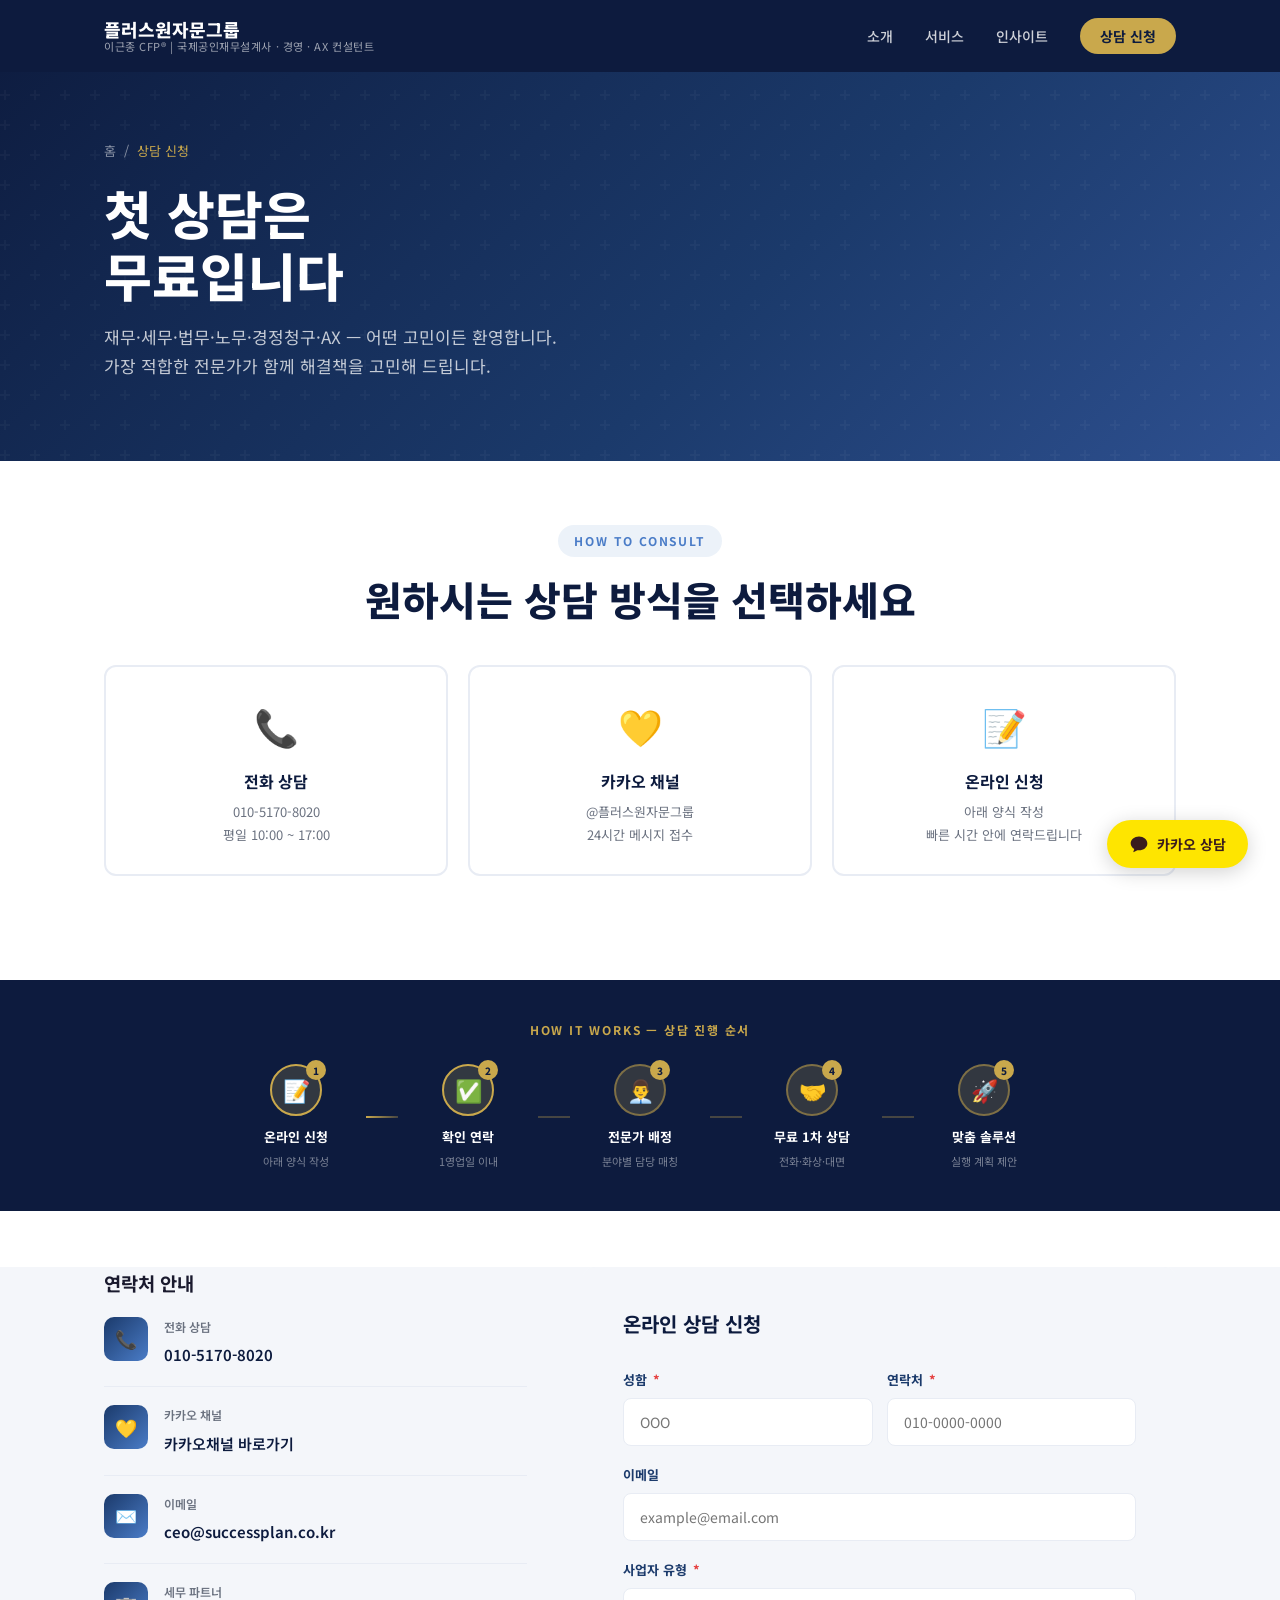
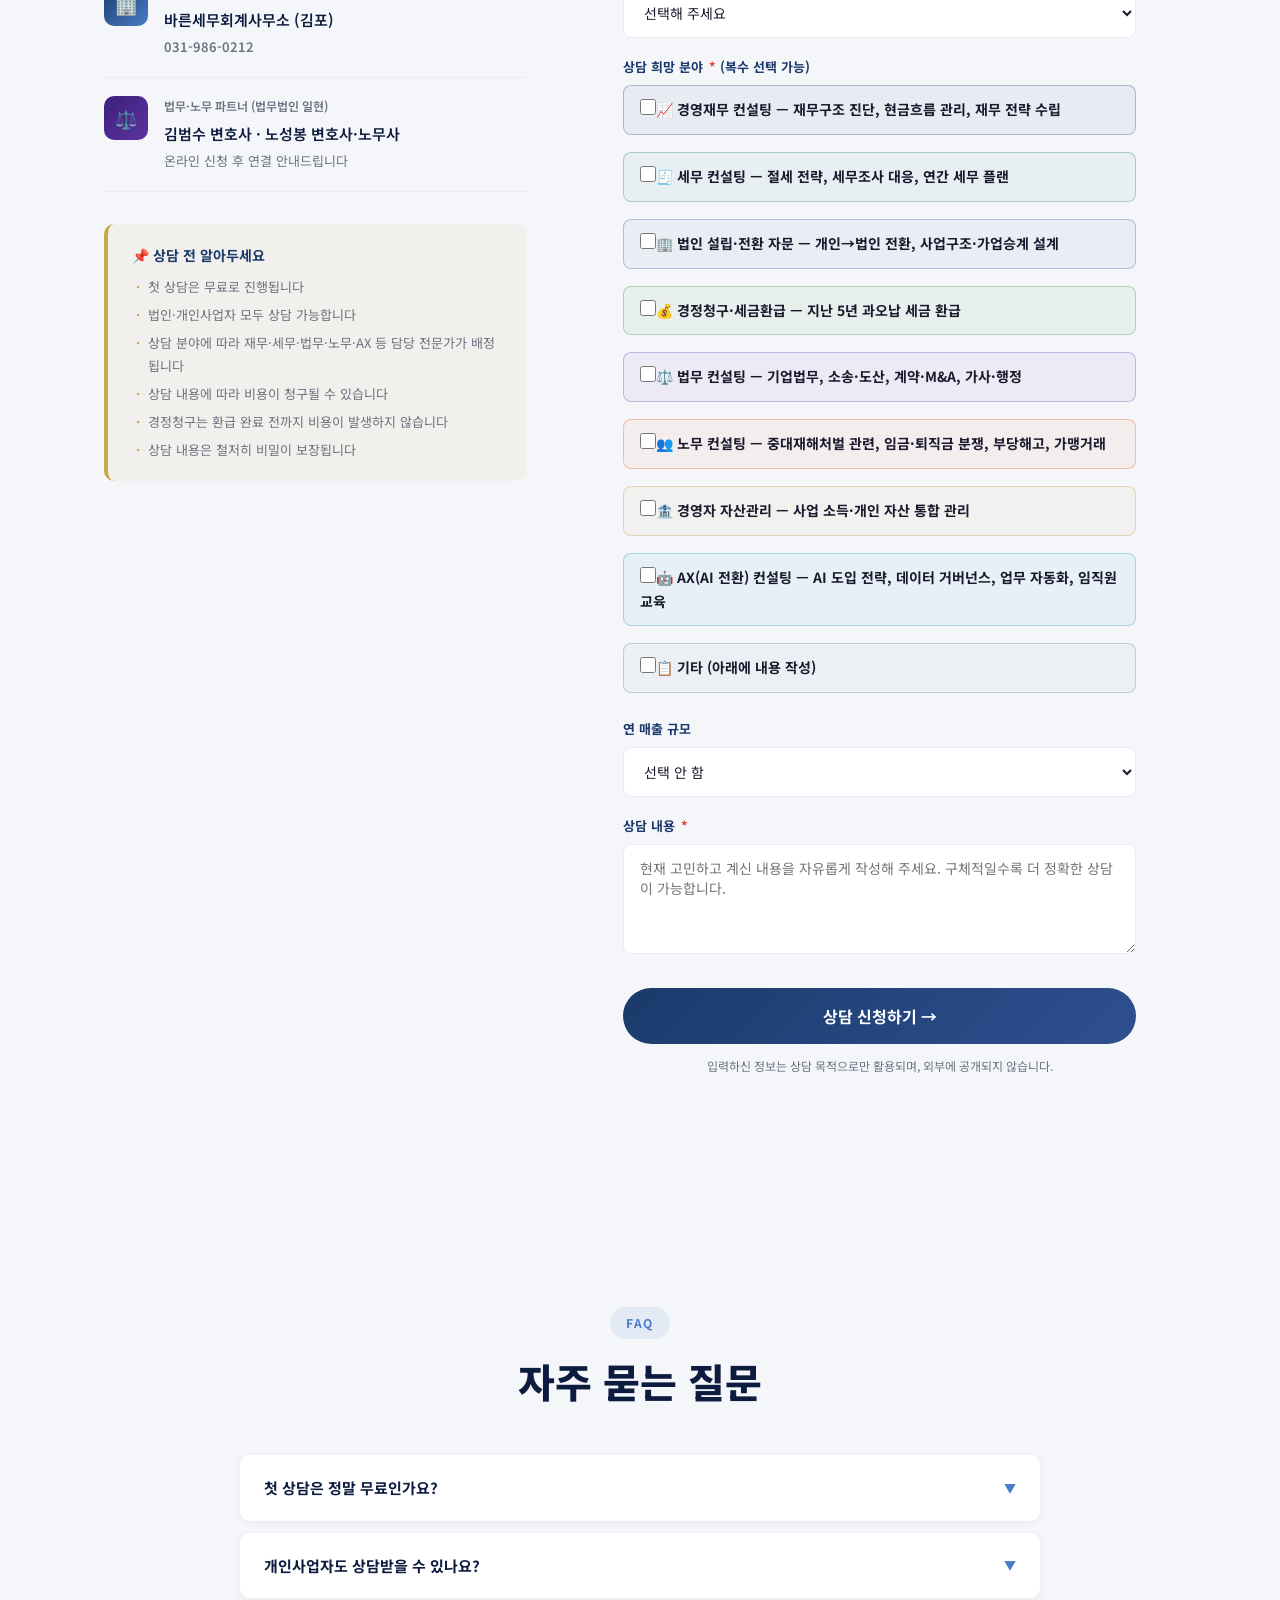
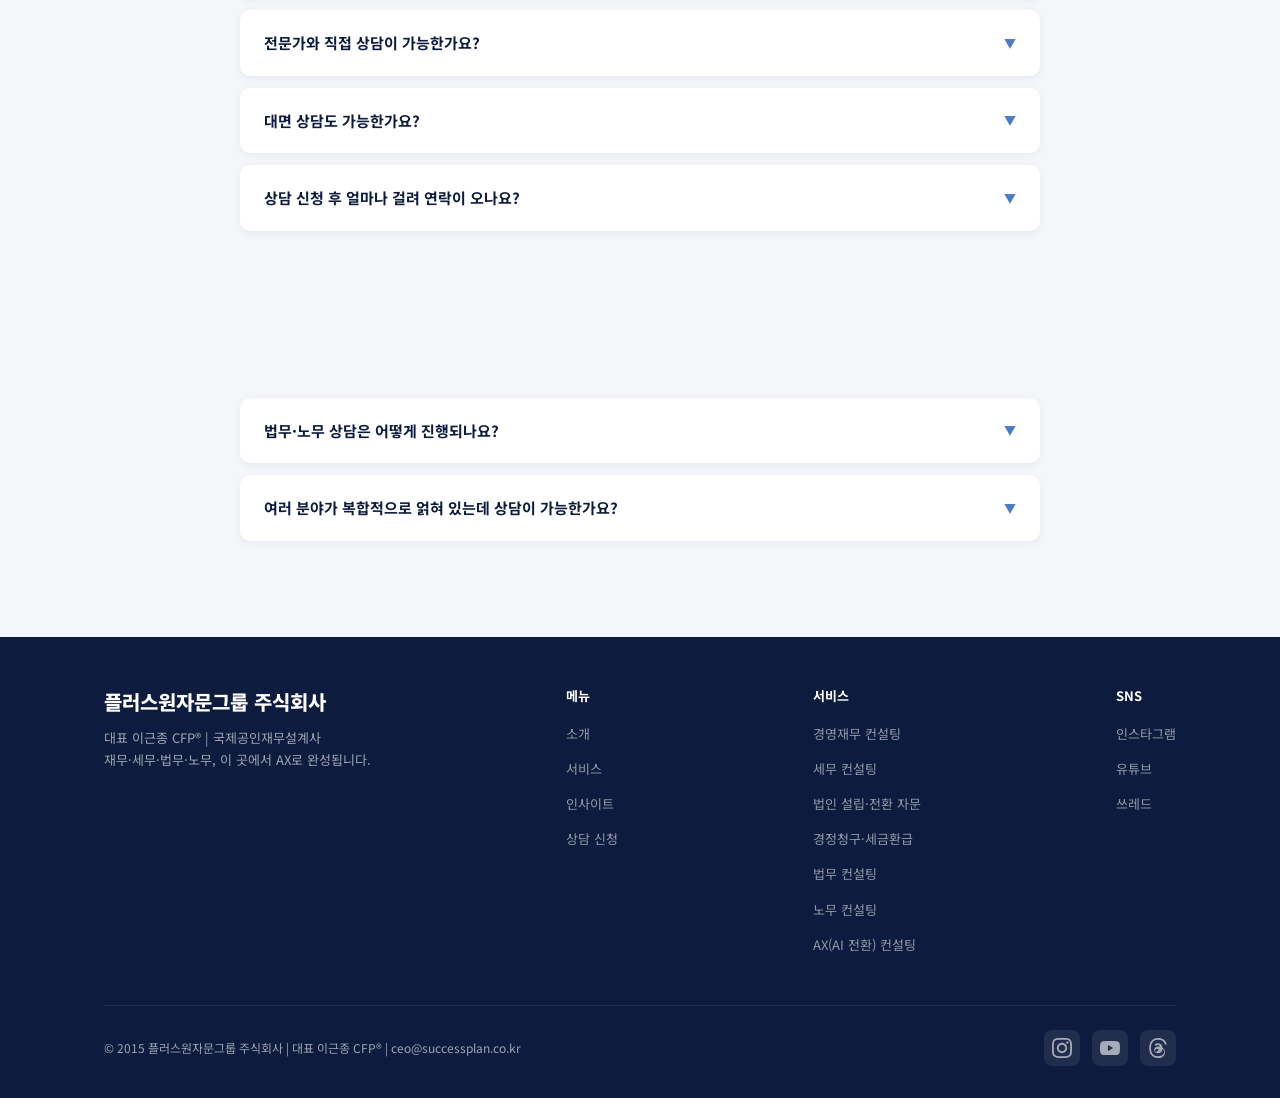
<file: consult.html>
<!DOCTYPE html>
<html lang="ko">
<head>
  <meta charset="UTF-8" />
  <meta name="viewport" content="width=device-width, initial-scale=1.0" />
  <title>상담 신청 | 플러스원자문그룹 주식회사</title>
  <meta name="description" content="재무·세무·법무·노무·경정청구·AX — 플러스원자문그룹 종합 완성형 컨설팅 무료 상담을 신청하세요." />
  <!-- Favicon -->
  <link rel="icon" href="data:image/svg+xml,<svg xmlns='http://www.w3.org/2000/svg' viewBox='0 0 100 100'><rect width='100' height='100' rx='18' fill='%231B3A6B'/><text x='50' y='68' text-anchor='middle' font-size='52' font-family='Arial' font-weight='bold' fill='%23C9A84C'>P+</text></svg>" />
  <!-- Open Graph -->
  <meta property="og:type" content="website" />
  <meta property="og:site_name" content="플러스원자문그룹" />
  <meta property="og:locale" content="ko_KR" />
  <meta property="og:url" content="https://successplan.co.kr/consult.html" />
  <meta property="og:title" content="무료 상담 신청 | 플러스원자문그룹" />
  <meta property="og:description" content="재무·세무·법무·노무·경정청구·AX — 첫 상담은 무료입니다. 어떤 고민이든 종합 전문가 팀이 함께 해결합니다." />
  <meta property="og:image" content="https://successplan.co.kr/images/og-image.jpg" />
  <link rel="preconnect" href="https://fonts.googleapis.com" />
  <link rel="preconnect" href="https://fonts.gstatic.com" crossorigin />
  <link href="https://fonts.googleapis.com/css2?family=Noto+Sans+KR:wght@300;400;500;600;700;800&display=swap" rel="stylesheet" />
  <link rel="stylesheet" href="style.css" />
  <style>
    /* ─── 상담 방식 선택 ─── */
    .method-grid { display: grid; grid-template-columns: repeat(3,1fr); gap: 20px; margin: 40px 0; }
    .method-card {
      border: 2px solid var(--gray-light); border-radius: var(--radius);
      padding: 28px 20px; text-align: center; cursor: pointer;
      transition: all 0.25s; background: var(--white);
    }
    .method-card:hover, .method-card.selected {
      border-color: var(--navy-light);
      background: rgba(74,124,199,0.05);
      transform: translateY(-2px); box-shadow: var(--shadow);
    }
    .method-card .m-icon { font-size: 36px; margin-bottom: 12px; }
    .method-card h3 { font-size: 16px; font-weight: 700; color: var(--navy-dark); margin-bottom: 6px; }
    .method-card p { font-size: 13px; color: var(--gray-text); }

    /* ─── 상담 신청 폼 ─── */
    .consult-wrap {
      display: grid; grid-template-columns: 1fr 1.4fr;
      gap: 56px; margin-top: 56px; align-items: start;
    }
    .consult-info h3 { font-size: 20px; font-weight: 700; color: var(--navy-dark); margin-bottom: 24px; }
    .contact-item {
      display: flex; gap: 16px; align-items: flex-start;
      padding: 18px 0; border-bottom: 1px solid var(--gray-light);
    }
    .contact-item:last-child { border-bottom: none; }
    .contact-icon {
      width: 44px; height: 44px; border-radius: 10px;
      background: linear-gradient(135deg, var(--navy-primary), var(--navy-light));
      display: flex; align-items: center; justify-content: center;
      font-size: 18px; flex-shrink: 0;
    }
    .contact-item h4 { font-size: 12px; font-weight: 600; color: var(--gray-text); margin-bottom: 4px; }
    .contact-item a, .contact-item p { font-size: 15px; font-weight: 600; color: var(--navy-dark); }
    .contact-item a:hover { color: var(--navy-light); }

    .notice-box {
      margin-top: 32px; padding: 20px 24px;
      background: rgba(201,168,76,0.08); border-radius: 10px;
      border-left: 4px solid var(--gold);
    }
    .notice-box h4 { font-size: 14px; font-weight: 700; color: var(--navy-primary); margin-bottom: 8px; }
    .notice-box ul { list-style: none; display: flex; flex-direction: column; gap: 6px; }
    .notice-box li { font-size: 13px; color: var(--gray-text); padding-left: 16px; position: relative; }
    .notice-box li::before { content: '·'; position: absolute; left: 4px; color: var(--gold); font-weight: 700; }

    /* ─── 폼 스타일 ─── */
    .consult-form { background: var(--gray-bg); border-radius: var(--radius); padding: 40px; }
    .consult-form h3 { font-size: 20px; font-weight: 700; color: var(--navy-dark); margin-bottom: 28px; }
    .form-group { margin-bottom: 18px; }
    .form-group label {
      display: block; font-size: 13px; font-weight: 700;
      color: var(--navy-primary); margin-bottom: 7px;
    }
    .form-group label .req { color: #e53e3e; margin-left: 2px; }
    .form-group input,
    .form-group select,
    .form-group textarea {
      width: 100%; padding: 13px 16px;
      border: 1.5px solid var(--gray-light); border-radius: 8px;
      font-size: 14px; font-family: inherit; color: var(--text-dark);
      background: var(--white); outline: none; transition: border-color 0.2s;
    }
    .form-group input:focus,
    .form-group select:focus,
    .form-group textarea:focus { border-color: var(--navy-light); box-shadow: 0 0 0 3px rgba(74,124,199,0.1); }
    .form-group textarea { resize: vertical; min-height: 110px; }
    .form-row { display: grid; grid-template-columns: 1fr 1fr; gap: 14px; }
    .form-check-group { display: flex; flex-direction: column; gap: 10px; }
    .form-check {
      display: flex; align-items: center; gap: 10px;
      padding: 12px 16px; border-radius: 8px; background: var(--white);
      border: 1.5px solid var(--gray-light); cursor: pointer;
      transition: all 0.2s;
    }
    .form-check:hover { border-color: var(--navy-light); }
    .form-check input[type="checkbox"] { width: 16px; height: 16px; accent-color: var(--navy-primary); flex-shrink: 0; }
    .form-check span { font-size: 14px; color: var(--text-dark); }
    .form-submit {
      width: 100%; padding: 16px;
      background: linear-gradient(135deg, var(--navy-primary), var(--navy-medium));
      color: white; border: none; border-radius: 50px;
      font-size: 16px; font-weight: 700; font-family: inherit;
      cursor: pointer; transition: all 0.25s; margin-top: 8px;
    }
    .form-submit:hover { background: linear-gradient(135deg, var(--navy-dark), var(--navy-primary)); transform: translateY(-2px); box-shadow: 0 8px 24px rgba(27,58,107,0.3); }
    .form-privacy { font-size: 12px; color: var(--gray-text); text-align: center; margin-top: 12px; line-height: 1.6; }

    /* ─── 자주 묻는 질문 ─── */
    .faq-section { background: var(--gray-bg); }
    .faq-list { display: flex; flex-direction: column; gap: 12px; margin-top: 48px; max-width: 800px; margin-left: auto; margin-right: auto; }
    .faq-item { background: var(--white); border-radius: 10px; overflow: hidden; box-shadow: 0 2px 8px rgba(13,27,62,0.06); }
    .faq-q {
      padding: 20px 24px; font-size: 15px; font-weight: 700;
      color: var(--navy-dark); cursor: pointer; display: flex;
      justify-content: space-between; align-items: center;
      transition: background 0.2s; gap: 16px;
    }
    .faq-q:hover { background: var(--gray-bg); }
    .faq-q .arrow { font-size: 12px; color: var(--navy-light); transition: transform 0.3s; flex-shrink: 0; }
    .faq-item.open .faq-q .arrow { transform: rotate(180deg); }
    .faq-a {
      max-height: 0; overflow: hidden; transition: max-height 0.4s ease;
      font-size: 14px; color: var(--gray-text); line-height: 1.8;
    }
    .faq-a-inner { padding: 0 24px 20px; border-top: 1px solid var(--gray-light); padding-top: 16px; }
    .faq-item.open .faq-a { max-height: 300px; }

    /* ─── 성공 오버레이 ─── */
    .success-overlay {
      display: none; position: fixed; inset: 0;
      background: rgba(13,27,62,0.7); backdrop-filter: blur(4px);
      z-index: 9000; align-items: center; justify-content: center;
    }
    .success-overlay.show { display: flex; }
    .success-box {
      background: var(--white); border-radius: var(--radius);
      padding: 56px 48px; text-align: center; max-width: 440px;
      margin: 24px; animation: popIn 0.4s ease;
    }
    @keyframes popIn { from { transform: scale(0.8); opacity: 0; } to { transform: scale(1); opacity: 1; } }
    .success-box .s-icon { font-size: 64px; margin-bottom: 16px; }
    .success-box h3 { font-size: 24px; font-weight: 800; color: var(--navy-dark); margin-bottom: 12px; }
    .success-box p { font-size: 15px; color: var(--gray-text); line-height: 1.7; margin-bottom: 28px; }

    @media (max-width: 900px) {
      .consult-wrap { grid-template-columns: 1fr; }
      .method-grid { grid-template-columns: 1fr; }
    }
    @media (max-width: 600px) {
      .form-row { grid-template-columns: 1fr; }
      .consult-form { padding: 28px 20px; }
    }
  </style>
</head>
<body>

<!-- ── 네비게이션 ── -->
<nav id="navbar">
  <div class="container">
    <div class="nav-inner">
      <a href="index.html" class="nav-logo">
        <span class="brand">플러스원자문그룹</span>
        <span class="sub">이근종 CFP® | 국제공인재무설계사 · 경영 · AX 컨설턴트</span>
      </a>
      <ul class="nav-links" id="navLinks">
        <li><a href="about.html">소개</a></li>
        <li><a href="services.html">서비스</a></li>
        <li><a href="insight.html">인사이트</a></li>
        <li><a href="consult.html" class="nav-cta active">상담 신청</a></li>
      </ul>
      <div class="nav-toggle" id="navToggle" onclick="toggleMenu()">
        <span></span><span></span><span></span>
      </div>
    </div>
  </div>
</nav>

<!-- ── 페이지 히어로 ── -->
<section class="page-hero">
  <div class="container">
    <div class="page-hero-content">
      <div class="page-breadcrumb">
        <a href="index.html">홈</a> / <span>상담 신청</span>
      </div>
      <h1>첫 상담은<br/>무료입니다</h1>
      <p>재무·세무·법무·노무·경정청구·AX — 어떤 고민이든 환영합니다.<br/>가장 적합한 전문가가 함께 해결책을 고민해 드립니다.</p>
    </div>
  </div>
</section>

<!-- ── 상담 방식 ── -->
<section class="section-sm" style="background: var(--white);">
  <div class="container">
    <div class="fade-in text-center">
      <span class="section-label">How to consult</span>
      <h2 class="section-title">원하시는 상담 방식을 선택하세요</h2>
    </div>
    <div class="method-grid">
      <div class="method-card fade-in" onclick="selectMethod(this, 'tel')">
        <div class="m-icon">📞</div>
        <h3>전화 상담</h3>
        <p><a href="tel:010-5170-8020" onclick="event.stopPropagation()">010-5170-8020</a><br/>평일 10:00 ~ 17:00</p>
      </div>
      <div class="method-card fade-in" onclick="selectMethod(this, 'kakao')">
        <div class="m-icon">💛</div>
        <h3>카카오 채널</h3>
        <p><a href="http://pf.kakao.com/_VHesX" target="_blank" rel="noopener" onclick="event.stopPropagation()">@플러스원자문그룹</a><br/>24시간 메시지 접수</p>
      </div>
      <div class="method-card fade-in" onclick="selectMethod(this, 'online')">
        <div class="m-icon">📝</div>
        <h3>온라인 신청</h3>
        <p>아래 양식 작성<br/>빠른 시간 안에 연락드립니다</p>
      </div>
    </div>
  </div>
</section>

<!-- ── 상담 진행 프로세스 ── -->
<section style="background:var(--navy-dark); padding: 40px 0;">
  <div class="container">
    <p style="text-align:center;font-size:12px;font-weight:700;letter-spacing:0.15em;color:var(--gold);text-transform:uppercase;margin-bottom:24px;">How It Works — 상담 진행 순서</p>
    <div style="display:flex;align-items:center;justify-content:center;gap:0;flex-wrap:wrap;">

      <div style="display:flex;flex-direction:column;align-items:center;text-align:center;width:140px;padding:0 8px;">
        <div style="width:52px;height:52px;border-radius:50%;background:rgba(201,168,76,0.2);border:2px solid var(--gold);display:flex;align-items:center;justify-content:center;font-size:22px;margin-bottom:10px;position:relative;">
          📝<span style="position:absolute;top:-6px;right:-6px;width:20px;height:20px;border-radius:50%;background:var(--gold);color:var(--navy-dark);font-size:10px;font-weight:800;display:flex;align-items:center;justify-content:center;">1</span>
        </div>
        <div style="font-size:13px;font-weight:700;color:var(--white);margin-bottom:4px;">온라인 신청</div>
        <div style="font-size:11px;color:rgba(255,255,255,0.45);">아래 양식 작성</div>
      </div>

      <div style="width:32px;height:2px;background:linear-gradient(90deg,var(--gold),rgba(201,168,76,0.3));flex-shrink:0;"></div>

      <div style="display:flex;flex-direction:column;align-items:center;text-align:center;width:140px;padding:0 8px;">
        <div style="width:52px;height:52px;border-radius:50%;background:rgba(201,168,76,0.2);border:2px solid var(--gold);display:flex;align-items:center;justify-content:center;font-size:22px;margin-bottom:10px;position:relative;">
          ✅<span style="position:absolute;top:-6px;right:-6px;width:20px;height:20px;border-radius:50%;background:var(--gold);color:var(--navy-dark);font-size:10px;font-weight:800;display:flex;align-items:center;justify-content:center;">2</span>
        </div>
        <div style="font-size:13px;font-weight:700;color:var(--white);margin-bottom:4px;">확인 연락</div>
        <div style="font-size:11px;color:rgba(255,255,255,0.45);">1영업일 이내</div>
      </div>

      <div style="width:32px;height:2px;background:linear-gradient(90deg,rgba(201,168,76,0.3),rgba(201,168,76,0.3));flex-shrink:0;"></div>

      <div style="display:flex;flex-direction:column;align-items:center;text-align:center;width:140px;padding:0 8px;">
        <div style="width:52px;height:52px;border-radius:50%;background:rgba(201,168,76,0.2);border:2px solid rgba(201,168,76,0.5);display:flex;align-items:center;justify-content:center;font-size:22px;margin-bottom:10px;position:relative;">
          👨‍💼<span style="position:absolute;top:-6px;right:-6px;width:20px;height:20px;border-radius:50%;background:var(--gold);color:var(--navy-dark);font-size:10px;font-weight:800;display:flex;align-items:center;justify-content:center;">3</span>
        </div>
        <div style="font-size:13px;font-weight:700;color:var(--white);margin-bottom:4px;">전문가 배정</div>
        <div style="font-size:11px;color:rgba(255,255,255,0.45);">분야별 담당 매칭</div>
      </div>

      <div style="width:32px;height:2px;background:linear-gradient(90deg,rgba(201,168,76,0.3),rgba(201,168,76,0.3));flex-shrink:0;"></div>

      <div style="display:flex;flex-direction:column;align-items:center;text-align:center;width:140px;padding:0 8px;">
        <div style="width:52px;height:52px;border-radius:50%;background:rgba(201,168,76,0.2);border:2px solid rgba(201,168,76,0.5);display:flex;align-items:center;justify-content:center;font-size:22px;margin-bottom:10px;position:relative;">
          🤝<span style="position:absolute;top:-6px;right:-6px;width:20px;height:20px;border-radius:50%;background:var(--gold);color:var(--navy-dark);font-size:10px;font-weight:800;display:flex;align-items:center;justify-content:center;">4</span>
        </div>
        <div style="font-size:13px;font-weight:700;color:var(--white);margin-bottom:4px;">무료 1차 상담</div>
        <div style="font-size:11px;color:rgba(255,255,255,0.45);">전화·화상·대면</div>
      </div>

      <div style="width:32px;height:2px;background:linear-gradient(90deg,rgba(201,168,76,0.3),rgba(201,168,76,0.3));flex-shrink:0;"></div>

      <div style="display:flex;flex-direction:column;align-items:center;text-align:center;width:140px;padding:0 8px;">
        <div style="width:52px;height:52px;border-radius:50%;background:rgba(201,168,76,0.2);border:2px solid rgba(201,168,76,0.5);display:flex;align-items:center;justify-content:center;font-size:22px;margin-bottom:10px;position:relative;">
          🚀<span style="position:absolute;top:-6px;right:-6px;width:20px;height:20px;border-radius:50%;background:var(--gold);color:var(--navy-dark);font-size:10px;font-weight:800;display:flex;align-items:center;justify-content:center;">5</span>
        </div>
        <div style="font-size:13px;font-weight:700;color:var(--white);margin-bottom:4px;">맞춤 솔루션</div>
        <div style="font-size:11px;color:rgba(255,255,255,0.45);">실행 계획 제안</div>
      </div>

    </div>
  </div>
</section>

<!-- ── 상담 신청 본문 ── -->
<section class="section" style="background: var(--gray-bg); padding-top: 0;">
  <div class="container">
    <div class="consult-wrap">

      <!-- 연락처 정보 -->
      <div class="fade-in">
        <h3>연락처 안내</h3>

        <div class="contact-item">
          <div class="contact-icon">📞</div>
          <div>
            <h4>전화 상담</h4>
            <a href="tel:010-5170-8020">010-5170-8020</a>
          </div>
        </div>
        <div class="contact-item">
          <div class="contact-icon">💛</div>
          <div>
            <h4>카카오 채널</h4>
            <a href="http://pf.kakao.com/_VHesX" target="_blank" rel="noopener">카카오채널 바로가기</a>
          </div>
        </div>
        <div class="contact-item">
          <div class="contact-icon">✉️</div>
          <div>
            <h4>이메일</h4>
            <a href="mailto:ceo@successplan.co.kr">ceo@successplan.co.kr</a>
          </div>
        </div>
        <div class="contact-item">
          <div class="contact-icon">🏢</div>
          <div>
            <h4>세무 파트너</h4>
            <p>바른세무회계사무소 (김포)</p>
            <a href="tel:031-986-0212" style="font-size:13px; color:var(--gray-text);">031-986-0212</a>
          </div>
        </div>
        <div class="contact-item">
          <div class="contact-icon" style="background:linear-gradient(135deg,#3d1f7a,#5c35a0);">⚖️</div>
          <div>
            <h4>법무·노무 파트너 (법무법인 일현)</h4>
            <p>김범수 변호사 · 노성봉 변호사·노무사</p>
            <span style="font-size:13px; color:var(--gray-text);">온라인 신청 후 연결 안내드립니다</span>
          </div>
        </div>

        <div class="notice-box">
          <h4>📌 상담 전 알아두세요</h4>
          <ul>
            <li>첫 상담은 무료로 진행됩니다</li>
            <li>법인·개인사업자 모두 상담 가능합니다</li>
            <li>상담 분야에 따라 재무·세무·법무·노무·AX 등 담당 전문가가 배정됩니다</li>
            <li>상담 내용에 따라 비용이 청구될 수 있습니다</li>
            <li>경정청구는 환급 완료 전까지 비용이 발생하지 않습니다</li>
            <li>상담 내용은 철저히 비밀이 보장됩니다</li>
          </ul>
        </div>
      </div>

      <!-- 상담 신청 폼 -->
      <div class="consult-form fade-in">
        <h3>온라인 상담 신청</h3>
        <form id="consultForm" onsubmit="handleSubmit(event)">
          <div class="form-row">
            <div class="form-group">
              <label>성함 <span class="req">*</span></label>
              <input type="text" name="name" placeholder="OOO" required />
            </div>
            <div class="form-group">
              <label>연락처 <span class="req">*</span></label>
              <input type="tel" name="phone" placeholder="010-0000-0000" required />
            </div>
          </div>
          <div class="form-group">
            <label>이메일</label>
            <input type="email" name="email" placeholder="example@email.com" />
          </div>
          <div class="form-group">
            <label>사업자 유형 <span class="req">*</span></label>
            <select name="bizType" required>
              <option value="">선택해 주세요</option>
              <option>법인사업자</option>
              <option>개인사업자</option>
              <option>예비 창업자</option>
              <option>기타</option>
            </select>
          </div>
          <div class="form-group">
            <label>상담 희망 분야 <span class="req">*</span> (복수 선택 가능)</label>
            <div class="form-check-group">
              <!-- 재무 — navy -->
              <label class="form-check" style="border-color:rgba(27,58,107,0.3); background:rgba(27,58,107,0.05);"><input type="checkbox" name="topic" value="경영재무 컨설팅" /><span>📈 경영재무 컨설팅 — 재무구조 진단, 현금흐름 관리, 재무 전략 수립</span></label>
              <!-- 세무 — teal -->
              <label class="form-check" style="border-color:rgba(13,115,119,0.3); background:rgba(13,115,119,0.05);"><input type="checkbox" name="topic" value="세무 컨설팅" /><span>🧾 세무 컨설팅 — 절세 전략, 세무조사 대응, 연간 세무 플랜</span></label>
              <!-- 법인설립 — steel blue -->
              <label class="form-check" style="border-color:rgba(46,80,144,0.3); background:rgba(46,80,144,0.05);"><input type="checkbox" name="topic" value="법인 설립·전환·승계 자문" /><span>🏢 법인 설립·전환 자문 — 개인→법인 전환, 사업구조·가업승계 설계</span></label>
              <!-- 경정청구 — green -->
              <label class="form-check" style="border-color:rgba(34,139,34,0.3); background:rgba(34,139,34,0.05);"><input type="checkbox" name="topic" value="경정청구·세금환급" /><span>💰 경정청구·세금환급 — 지난 5년 과오납 세금 환급</span></label>
              <!-- 법무 — purple -->
              <label class="form-check" style="border-color:rgba(92,53,160,0.3); background:rgba(92,53,160,0.05);"><input type="checkbox" name="topic" value="법무 컨설팅" /><span>⚖️ 법무 컨설팅 — 기업법무, 소송·도산, 계약·M&amp;A, 가사·행정</span></label>
              <!-- 노무 — orange -->
              <label class="form-check" style="border-color:rgba(230,81,0,0.3); background:rgba(230,81,0,0.05);"><input type="checkbox" name="topic" value="노무 컨설팅" /><span>👥 노무 컨설팅 — 중대재해처벌 관련, 임금·퇴직금 분쟁, 부당해고, 가맹거래</span></label>
              <!-- 자산관리 — gold -->
              <label class="form-check" style="border-color:rgba(201,168,76,0.4); background:rgba(201,168,76,0.06);"><input type="checkbox" name="topic" value="경영자 자산관리" /><span>🏦 경영자 자산관리 — 사업 소득·개인 자산 통합 관리</span></label>
              <!-- AX — teal -->
              <label class="form-check" style="border-color:rgba(13,143,168,0.3); background:rgba(13,143,168,0.05);"><input type="checkbox" name="topic" value="AX(AI 전환) 컨설팅" /><span>🤖 AX(AI 전환) 컨설팅 — AI 도입 전략, 데이터 거버넌스, 업무 자동화, 임직원 교육</span></label>
              <!-- 기타 — gray -->
              <label class="form-check" style="border-color:rgba(107,114,128,0.3); background:rgba(107,114,128,0.05);"><input type="checkbox" name="topic" value="기타" /><span>📋 기타 (아래에 내용 작성)</span></label>
            </div>
          </div>
          <div class="form-group">
            <label>연 매출 규모</label>
            <select name="revenue">
              <option value="">선택 안 함</option>
              <option>1억 미만</option>
              <option>1억 ~ 3억</option>
              <option>3억 ~ 10억</option>
              <option>10억 ~ 50억</option>
              <option>50억 이상</option>
            </select>
          </div>
          <div class="form-group">
            <label>상담 내용 <span class="req">*</span></label>
            <textarea name="message" placeholder="현재 고민하고 계신 내용을 자유롭게 작성해 주세요. 구체적일수록 더 정확한 상담이 가능합니다." required></textarea>
          </div>
          <button type="submit" class="form-submit">상담 신청하기 →</button>
          <p class="form-privacy">입력하신 정보는 상담 목적으로만 활용되며, 외부에 공개되지 않습니다.</p>
        </form>
      </div>
    </div>
  </div>
</section>

<!-- ── 자주 묻는 질문 ── -->
<section class="section faq-section">
  <div class="container">
    <div class="fade-in text-center">
      <span class="section-label">FAQ</span>
      <h2 class="section-title">자주 묻는 질문</h2>
    </div>
    <div class="faq-list">

      <div class="faq-item fade-in">
        <div class="faq-q" onclick="toggleFaq(this)">
          <span>첫 상담은 정말 무료인가요?</span>
          <span class="arrow">▼</span>
        </div>
        <div class="faq-a"><div class="faq-a-inner">
          네, 첫 상담은 무료입니다. 현황 파악과 어떤 도움이 필요한지 확인하는 단계이므로 부담 없이 연락 주세요. 정식 컨설팅 계약은 상담 이후 필요성과 범위에 대해 합의 후 진행됩니다.
        </div></div>
      </div>

      <div class="faq-item fade-in">
        <div class="faq-q" onclick="toggleFaq(this)">
          <span>개인사업자도 상담받을 수 있나요?</span>
          <span class="arrow">▼</span>
        </div>
        <div class="faq-a"><div class="faq-a-inner">
          물론입니다. 법인과 개인사업자 모두 상담 가능합니다. 특히 개인사업자의 경우 법인 전환 타이밍에 대한 고민이 많은데, 이 부분도 재무·세무·노무 등 다양한 관점에서 정확히 분석해 드립니다.
        </div></div>
      </div>

      <div class="faq-item fade-in">
        <div class="faq-q" onclick="toggleFaq(this)">
          <span>전문가와 직접 상담이 가능한가요?</span>
          <span class="arrow">▼</span>
        </div>
        <div class="faq-a"><div class="faq-a-inner">
          네, 세부 관련 사안은 각 분야의 전문가와 직접 상담이 이루어집니다. 
        </div></div>
      </div>

      <div class="faq-item fade-in">
        <div class="faq-q" onclick="toggleFaq(this)">
          <span>대면 상담도 가능한가요?</span>
          <span class="arrow">▼</span>
        </div>
        <div class="faq-a"><div class="faq-a-inner">
          전화·화상·대면 상담 모두 가능합니다. 대면 상담을 원하시는 경우, 상담 신청 후 일정과 장소를 조율해 드립니다. 
        </div></div>
      </div>

      <div class="faq-item fade-in">
        <div class="faq-q" onclick="toggleFaq(this)">
          <span>상담 신청 후 얼마나 걸려 연락이 오나요?</span>
          <span class="arrow">▼</span>
        </div>
        <div class="faq-a"><div class="faq-a-inner">
          온라인 신청의 경우 1영업일 이내에 연락드립니다. 보다 빠른 상담을 원하신다면 문자 메세지(010-5170-8020)를 이용해 주시면 더 신속하게 연결됩니다.
        </div></div>
      </div>

      <div class="faq-item fade-in">
        <div class="faq-q" onclick="toggleFaq(this)">
          <span>경정청구를 신청하면 세무조사를 받게 되나요?</span>
          <span class="arrow">▼</span>
        </div>
        <div class="faq-a"><div class="faq-a-inner">
          아닙니다. 경정청구(세금환급)를 신청했다는 이유만으로 세무조사를 진행할 수 없습니다. 대법원 판례(2012두0911, 2014.06.26)에서도 이를 명확히 확인했습니다. 국세기본법에서 규정한 별도 사유에 해당할 때만 세무조사를 진행할 수 있습니다. 법령에 근거한 정당한 권리 행사이므로 걱정하지 않으셔도 됩니다.
        </div></div>
      </div>

      <div class="faq-item fade-in">
        <div class="faq-q" onclick="toggleFaq(this)">
          <span>경정청구 비용은 얼마인가요?</span>
          <span class="arrow">▼</span>
        </div>
        <div class="faq-a"><div class="faq-a-inner">
          경정청구는 완전 성공보수 방식으로 진행됩니다. 선수금·착수금·중간수수료 없이, 세금 환급이 완료된 이후에만 약정한 성공보수가 발생합니다. 환급이 이루어지지 않으면 비용이 없으므로 부담 없이 진단을 받아보시기 바랍니다.
        </div></div>
      </div>

      <div class="faq-item fade-in">
        <div class="faq-q" onclick="toggleFaq(this)">
          <span>법무·노무 상담은 어떻게 진행되나요?</span>
          <span class="arrow">▼</span>
        </div>
        <div class="faq-a"><div class="faq-a-inner">
          온라인 신청 시 상담 희망 분야에서 법무 또는 노무를 선택해 주시면, 담당 전문가(김범수 변호사 또는 노성봉 변호사·노무사)와 직접 연결해 드립니다. 필요한 경우에는 재무·세무 전문가와 함께 종합적인 관점에서 검토해 드립니다.
        </div></div>
      </div>

      <div class="faq-item fade-in">
        <div class="faq-q" onclick="toggleFaq(this)">
          <span>여러 분야가 복합적으로 얽혀 있는데 상담이 가능한가요?</span>
          <span class="arrow">▼</span>
        </div>
        <div class="faq-a"><div class="faq-a-inner">
          오히려 저희 팀의 가장 큰 강점입니다. 재무·세무·법무·노무 문제는 실제로 분리되지 않는 경우가 많습니다. 예를 들어 직원 해고 문제는 노무(부당해고)·세무(퇴직금 처리)·재무(현금흐름)가 동시에 얽힙니다. 각 분야의 전문가들이 한 팀으로 움직이기 때문에 복잡한 사안도 하나의 창구에서 해결됩니다.
        </div></div>
      </div>

    </div>
  </div>
</section>

<!-- ── 성공 오버레이 ── -->
<div class="success-overlay" id="successOverlay">
  <div class="success-box">
    <div class="s-icon">✅</div>
    <h3>상담 신청 완료!</h3>
    <p>소중한 상담 신청 감사합니다.<br/>빠른 시간 내에 연락드리겠습니다.<br/><br/>급하신 경우 <strong>010-5170-8020</strong>으로<br/>직접 연락 주시기 바랍니다.</p>
    <button class="btn btn-navy" onclick="document.getElementById('successOverlay').classList.remove('show')" style="width:100%; justify-content:center;">확인</button>
  </div>
</div>

<!-- ── 푸터 ── -->
<footer>
  <div class="container">
    <div class="footer-inner">
      <div class="footer-brand">
        <div class="brand">플러스원자문그룹 주식회사</div>
        <p>대표 이근종 CFP® | 국제공인재무설계사<br/>재무·세무·법무·노무, 이 곳에서 AX로 완성됩니다.</p>
      </div>
      <div class="footer-links">
        <h4>메뉴</h4>
        <ul>
          <li><a href="about.html">소개</a></li>
          <li><a href="services.html">서비스</a></li>
          <li><a href="insight.html">인사이트</a></li>
          <li><a href="consult.html">상담 신청</a></li>
        </ul>
      </div>
      <div class="footer-links">
        <h4>서비스</h4>
        <ul>
          <li><a href="services.html#finance">경영재무 컨설팅</a></li>
          <li><a href="services.html#tax">세무 컨설팅</a></li>
          <li><a href="services.html#corp">법인 설립·전환 자문</a></li>
          <li><a href="services.html#refund">경정청구·세금환급</a></li>
          <li><a href="services.html#legal">법무 컨설팅</a></li>
          <li><a href="services.html#labor">노무 컨설팅</a></li>
          <li><a href="services.html#ax">AX(AI 전환) 컨설팅</a></li>
        </ul>
      </div>
      <div class="footer-links">
        <h4>SNS</h4>
        <ul>
          <li><a href="https://instagram.com/leekeunjong_cfp" target="_blank" rel="noopener">인스타그램</a></li>
          <li><a href="https://youtube.com/@successplan365" target="_blank" rel="noopener">유튜브</a></li>
          <li><a href="https://threads.net/@leekeunjong_cfp" target="_blank" rel="noopener">쓰레드</a></li>
        </ul>
      </div>
    </div>
    <div class="footer-bottom">
      <p>© 2015 플러스원자문그룹 주식회사 | 대표 이근종 CFP® | <a href="mailto:ceo@successplan.co.kr" style="color:inherit;">ceo@successplan.co.kr</a></p>
      <div class="footer-social">
        <a href="https://instagram.com/leekeunjong_cfp" target="_blank" rel="noopener" title="Instagram"><svg xmlns="http://www.w3.org/2000/svg" width="20" height="20" viewBox="0 0 24 24" fill="currentColor"><path d="M12 2.163c3.204 0 3.584.012 4.85.07 3.252.148 4.771 1.691 4.919 4.919.058 1.265.069 1.645.069 4.849 0 3.205-.012 3.584-.069 4.849-.149 3.225-1.664 4.771-4.919 4.919-1.266.058-1.644.07-4.85.07-3.204 0-3.584-.012-4.849-.07-3.26-.149-4.771-1.699-4.919-4.92-.058-1.265-.07-1.644-.07-4.849 0-3.204.013-3.583.07-4.849.149-3.227 1.664-4.771 4.919-4.919 1.266-.057 1.645-.069 4.849-.069zm0-2.163c-3.259 0-3.667.014-4.947.072-4.358.2-6.78 2.618-6.98 6.98-.059 1.281-.073 1.689-.073 4.948 0 3.259.014 3.668.072 4.948.2 4.358 2.618 6.78 6.98 6.98 1.281.058 1.689.072 4.948.072 3.259 0 3.668-.014 4.948-.072 4.354-.2 6.782-2.618 6.979-6.98.059-1.28.073-1.689.073-4.948 0-3.259-.014-3.667-.072-4.947-.196-4.354-2.617-6.78-6.979-6.98-1.281-.059-1.69-.073-4.949-.073zm0 5.838c-3.403 0-6.162 2.759-6.162 6.162s2.759 6.163 6.162 6.163 6.162-2.759 6.162-6.163c0-3.403-2.759-6.162-6.162-6.162zm0 10.162c-2.209 0-4-1.79-4-4 0-2.209 1.791-4 4-4s4 1.791 4 4c0 2.21-1.791 4-4 4zm6.406-11.845c-.796 0-1.441.645-1.441 1.44s.645 1.44 1.441 1.44c.795 0 1.439-.645 1.439-1.44s-.644-1.44-1.439-1.44z"/></svg></a>
        <a href="https://youtube.com/@successplan365" target="_blank" rel="noopener" title="YouTube"><svg xmlns="http://www.w3.org/2000/svg" width="20" height="20" viewBox="0 0 24 24" fill="currentColor"><path d="M23.498 6.186a3.016 3.016 0 0 0-2.122-2.136C19.505 3.545 12 3.545 12 3.545s-7.505 0-9.377.505A3.017 3.017 0 0 0 .502 6.186C0 8.07 0 12 0 12s0 3.93.502 5.814a3.016 3.016 0 0 0 2.122 2.136c1.871.505 9.376.505 9.376.505s7.505 0 9.377-.505a3.015 3.015 0 0 0 2.122-2.136C24 15.93 24 12 24 12s0-3.93-.502-5.814zM9.545 15.568V8.432L15.818 12l-6.273 3.568z"/></svg></a>
        <a href="https://threads.net/@leekeunjong_cfp" target="_blank" rel="noopener" title="Threads"><svg xmlns="http://www.w3.org/2000/svg" width="20" height="20" viewBox="0 0 24 24" fill="currentColor"><path d="M12.186 24h-.007c-3.581-.024-6.334-1.205-8.184-3.509C2.35 18.44 1.5 15.586 1.472 12.01v-.017c.03-3.579.879-6.43 2.525-8.482C5.845 1.205 8.6.024 12.18 0h.014c2.746.02 5.043.725 6.826 2.098 1.677 1.29 2.858 3.13 3.509 5.467l-2.04.569c-1.104-3.96-3.898-5.984-8.304-6.015-2.91.022-5.11.936-6.54 2.717C4.307 6.504 3.616 8.914 3.589 12c.027 3.086.718 5.496 2.057 7.164 1.43 1.783 3.631 2.698 6.54 2.717 2.623-.02 4.358-.631 5.8-2.045 1.647-1.613 1.618-3.593 1.09-4.798-.31-.71-.873-1.3-1.634-1.75-.192 1.352-.622 2.446-1.284 3.272-.886 1.102-2.14 1.704-3.73 1.79-1.202.065-2.361-.218-3.259-.801-1.063-.689-1.685-1.74-1.752-2.964-.065-1.19.408-2.285 1.33-3.082.88-.76 2.119-1.207 3.583-1.292.73-.043 1.427-.034 2.081.025-.09-.33-.218-.625-.385-.88-.453-.692-1.165-1.055-2.117-1.078h-.062c-.74 0-1.668.204-2.28 1.202l-1.727-1.114c.788-1.214 2.058-1.953 3.987-1.987 3.37.058 5.348 1.998 5.526 5.39.147.093.29.19.429.29.932.66 1.648 1.566 2.076 2.561.83 1.903.857 5.026-1.558 7.348-1.812 1.742-4.07 2.555-7.296 2.576zM10.72 15.87c.68-.036 1.18-.28 1.49-.726.285-.413.445-.997.478-1.742-.644-.088-1.333-.118-2.049-.077-.747.043-1.348.246-1.745.585-.38.325-.546.748-.515 1.296.048.88.737 1.41 1.934 1.344a4.264 4.264 0 0 0 .407-.08z"/></svg></a>
      </div>
    </div>
  </div>
</footer>

<!-- 카카오 플로팅 상담 버튼 -->
<a href="http://pf.kakao.com/_VHesX" target="_blank" rel="noopener" class="kakao-float" title="카카오 채널로 상담하기">
  <svg width="20" height="20" viewBox="0 0 24 24" fill="#3A1D1D" xmlns="http://www.w3.org/2000/svg"><path d="M12 3C6.477 3 2 6.686 2 11.18c0 2.855 1.708 5.376 4.318 6.913L5.25 21.15a.45.45 0 0 0 .643.537l4.207-2.168c.62.085 1.253.129 1.9.129 5.523 0 10-3.687 10-8.268C22 6.686 17.523 3 12 3z"/></svg>
  <span class="kakao-label">카카오 상담</span>
</a>

<button id="scrollTop" onclick="window.scrollTo({top:0,behavior:'smooth'})" title="맨 위로">↑</button>
<div class="toast" id="toast"></div>
<script>
  const navbar = document.getElementById('navbar');
  navbar.classList.add('solid');
  window.addEventListener('scroll', () => {
    navbar.classList.toggle('scrolled', window.scrollY > 40);
    document.getElementById('scrollTop').classList.toggle('show', window.scrollY > 400);
  });
  function toggleMenu() { document.getElementById('navLinks').classList.toggle('open'); }
  document.querySelectorAll('#navLinks a').forEach(a => a.addEventListener('click', () => document.getElementById('navLinks').classList.remove('open')));
  const observer = new IntersectionObserver((entries) => {
    entries.forEach((e, i) => { if (e.isIntersecting) { setTimeout(() => e.target.classList.add('visible'), i * 80); observer.unobserve(e.target); } });
  }, { threshold: 0.12 });
  document.querySelectorAll('.fade-in').forEach(el => observer.observe(el));

  function selectMethod(el, type) {
    document.querySelectorAll('.method-card').forEach(c => c.classList.remove('selected'));
    el.classList.add('selected');
    if (type === 'tel') {
      window.location.href = 'tel:010-5170-8020';
    } else if (type === 'kakao') {
      window.open('http://pf.kakao.com/_VHesX', '_blank', 'noopener');
    } else if (type === 'online') {
      const form = document.getElementById('consultForm');
      if (form) form.scrollIntoView({ behavior: 'smooth', block: 'start' });
    }
  }

  function toggleFaq(el) {
    const item = el.closest('.faq-item');
    const isOpen = item.classList.contains('open');
    document.querySelectorAll('.faq-item').forEach(i => i.classList.remove('open'));
    if (!isOpen) item.classList.add('open');
  }

  const SCRIPT_URL = 'https://script.google.com/macros/s/AKfycbzToU8HN-zGw3tmGfohx6s1cl0fJ92dAVT-Mr8UQE0QLOSjxgwHjR_BaWZFVeS3bUBOfA/exec';

  function handleSubmit(e) {
    e.preventDefault();
    const form = e.target;
    const btn = form.querySelector('.form-submit');
    btn.textContent = '전송 중...';
    btn.disabled = true;

    // 체크박스 복수 선택 수집
    const topics = [...form.querySelectorAll('input[name="topic"]:checked')]
      .map(cb => cb.value).join(', ');

    // 필드 수집 — POST+FormData 방식 (리다이렉트 시 파라미터 유실 방지)
    const formData = new FormData();
    formData.append('name',    form.elements['name'].value);
    formData.append('phone',   form.elements['phone'].value);
    formData.append('email',   form.elements['email'].value);
    formData.append('bizType', form.elements['bizType'].value);
    formData.append('topics',  topics);
    formData.append('revenue', form.elements['revenue'].value);
    formData.append('message', form.elements['message'].value);

    fetch(SCRIPT_URL, { method: 'POST', body: formData, mode: 'no-cors' })
      .finally(() => {
        document.getElementById('successOverlay').classList.add('show');
        form.reset();
        btn.textContent = '상담 신청하기 →';
        btn.disabled = false;
      });
  }
</script>
</body>
</html>
</file>
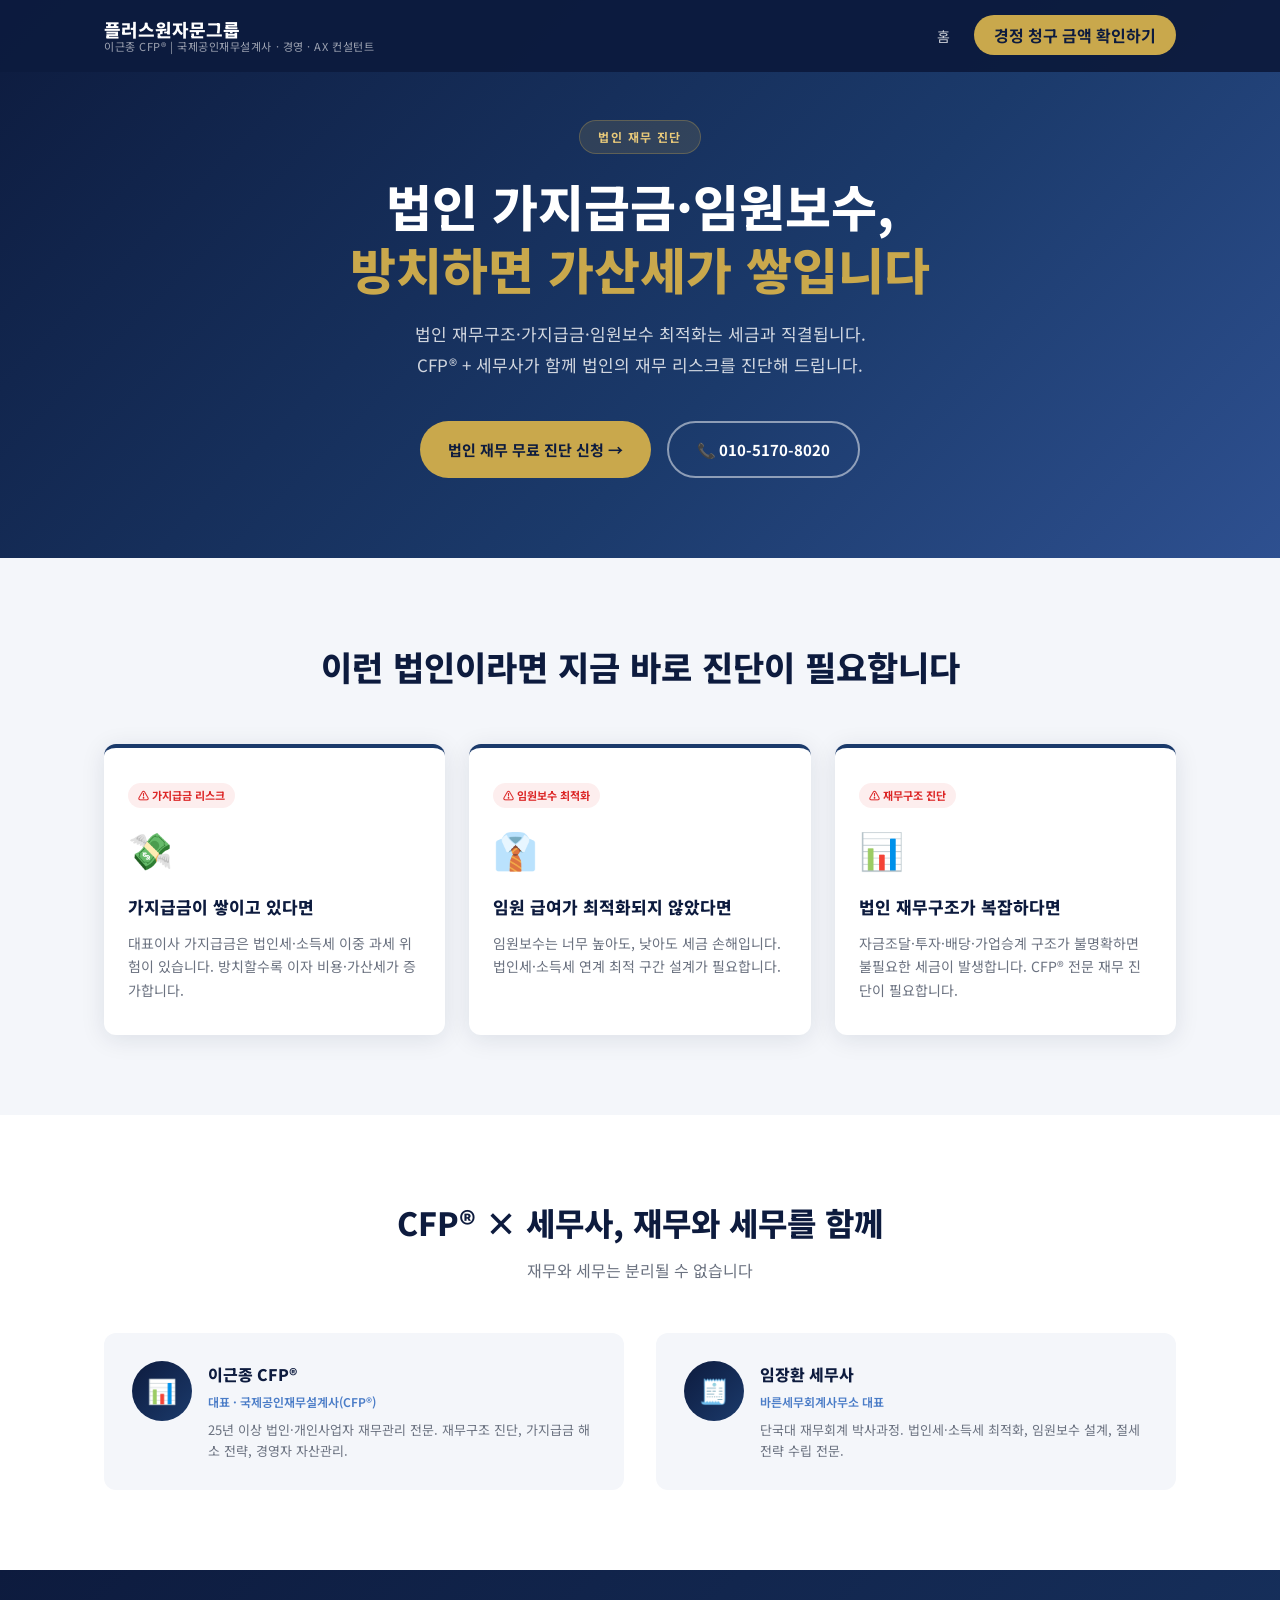
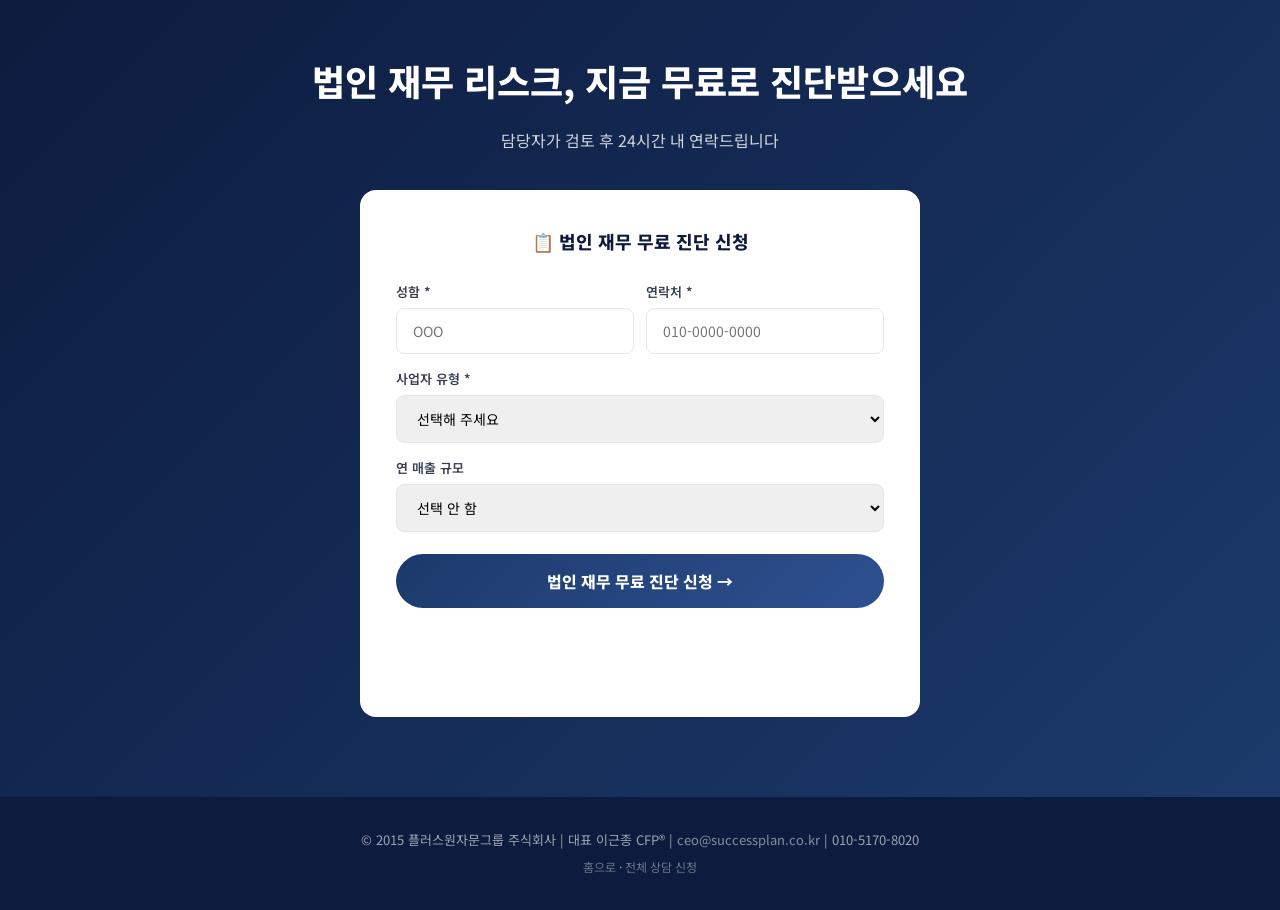
<file: corporate-finance.html>
<!DOCTYPE html>
<html lang="ko">
<head>
  <meta charset="UTF-8" />
  <meta name="viewport" content="width=device-width, initial-scale=1.0" />
  <title>법인 재무구조·가지급금·임원보수 진단 | 플러스원자문그룹</title>
  <meta name="description" content="법인 가지급금·임원보수·재무구조 문제를 전문가가 진단합니다. CFP® 이근종 × 임장환 세무사. 법인 재무 리스크 무료 진단." />
  <link rel="icon" href="data:image/svg+xml,<svg xmlns='http://www.w3.org/2000/svg' viewBox='0 0 100 100'><rect width='100' height='100' rx='18' fill='%231B3A6B'/><text x='50' y='68' text-anchor='middle' font-size='52' font-family='Arial' font-weight='bold' fill='%23C9A84C'>P+</text></svg>" />
  <link rel="preconnect" href="https://fonts.googleapis.com" />
  <link rel="preconnect" href="https://fonts.gstatic.com" crossorigin />
  <link href="https://fonts.googleapis.com/css2?family=Noto+Sans+KR:wght@300;400;500;600;700;800&display=swap" rel="stylesheet" />
  <link rel="stylesheet" href="style.css" />
  <!-- GA4 placeholder -->
  <!-- <script async src="https://www.googletagmanager.com/gtag/js?id=G-XXXXXXXXXX"></script>
  <script>window.dataLayer=window.dataLayer||[];function gtag(){dataLayer.push(arguments);}gtag('js',new Date());gtag('config','G-XXXXXXXXXX');</script> -->
  <style>
    .lp-hero { background:linear-gradient(135deg,#0D1B3E 0%,#1B3A6B 60%,#2E5090 100%); padding:120px 0 80px; text-align:center; }
    .lp-badge { display:inline-block; font-size:12px; font-weight:700; letter-spacing:0.12em; text-transform:uppercase; color:var(--gold-light); background:rgba(201,168,76,0.15); border:1px solid rgba(201,168,76,0.3); padding:6px 18px; border-radius:50px; margin-bottom:20px; }
    .lp-hero h1 { font-size:clamp(26px,5vw,50px); font-weight:800; color:#fff; line-height:1.25; margin-bottom:20px; }
    .lp-hero h1 em { font-style:normal; color:var(--gold); }
    .lp-hero p { font-size:17px; color:rgba(255,255,255,0.8); max-width:600px; margin:0 auto 40px; line-height:1.8; }
    .risk-section { padding:80px 0; background:var(--gray-bg); }
    .risk-grid { display:grid; grid-template-columns:repeat(3,1fr); gap:24px; margin-top:48px; }
    .risk-card { background:#fff; border-radius:var(--radius); padding:32px 24px; box-shadow:var(--shadow); border-top:4px solid var(--navy-primary); }
    .risk-icon { font-size:36px; margin-bottom:14px; }
    .risk-card h3 { font-size:17px; font-weight:800; color:var(--navy-dark); margin-bottom:10px; }
    .risk-card p { font-size:14px; color:var(--gray-text); line-height:1.7; }
    .risk-card .risk-tag { display:inline-block; font-size:11px; font-weight:700; color:#dc2626; background:rgba(220,38,38,0.08); padding:3px 10px; border-radius:50px; margin-bottom:10px; }
    .expert-section { padding:80px 0; background:#fff; }
    .expert-row { display:grid; grid-template-columns:1fr 1fr; gap:32px; margin-top:48px; }
    .expert-card { background:var(--gray-bg); border-radius:var(--radius); padding:28px; display:flex; gap:16px; align-items:flex-start; }
    .expert-avatar { width:60px; height:60px; border-radius:50%; background:linear-gradient(135deg,var(--navy-dark),var(--navy-primary)); display:flex; align-items:center; justify-content:center; font-size:24px; flex-shrink:0; }
    .expert-card h4 { font-size:16px; font-weight:800; color:var(--navy-dark); margin-bottom:4px; }
    .expert-card .role { font-size:12px; color:var(--navy-light); font-weight:600; margin-bottom:8px; }
    .expert-card p { font-size:13px; color:var(--gray-text); line-height:1.6; }
    .lp-cta-box { background:linear-gradient(135deg,var(--navy-dark),var(--navy-primary)); padding:80px 0; text-align:center; }
    .lp-cta-box h2 { font-size:clamp(22px,4vw,36px); font-weight:800; color:#fff; margin-bottom:16px; }
    .lp-cta-box p { font-size:16px; color:rgba(255,255,255,0.8); margin-bottom:36px; }
    .lp-mini-form { background:#fff; border-radius:16px; padding:36px; max-width:560px; margin:0 auto; text-align:left; }
    .lp-mini-form h3 { font-size:18px; font-weight:800; color:var(--navy-dark); margin-bottom:24px; text-align:center; }
    .form-group { margin-bottom:14px; }
    .form-group label { font-size:13px; font-weight:600; color:#374151; display:block; margin-bottom:5px; }
    .form-group input, .form-group select { width:100%; padding:12px 16px; border:1.5px solid #e5e7eb; border-radius:8px; font-size:14px; font-family:inherit; outline:none; transition:border-color 0.2s; }
    .form-group input:focus, .form-group select:focus { border-color:var(--navy-light); }
    .form-row { display:grid; grid-template-columns:1fr 1fr; gap:12px; }
    .btn-navy { width:100%; padding:15px; background:linear-gradient(135deg,var(--navy-primary),var(--navy-medium)); color:#fff; border:none; border-radius:50px; font-size:16px; font-weight:800; font-family:inherit; cursor:pointer; margin-top:8px; transition:all 0.25s; }
    .btn-navy:hover { background:linear-gradient(135deg,var(--navy-dark),var(--navy-primary)); }
    .lp-privacy { font-size:12px; color:#9ca3af; text-align:center; margin-top:10px; }
    @media (max-width:768px) { .risk-grid, .expert-row, .form-row { grid-template-columns:1fr; } }
  </style>
</head>
<body>
<nav id="navbar" style="background:rgba(13,27,62,0.97);position:fixed;top:0;left:0;right:0;z-index:1000;padding:0;">
  <div class="container"><div class="nav-inner">
    <a href="index.html" class="nav-logo">
      <span class="brand">플러스원자문그룹</span>
      <span class="sub">이근종 CFP® | 국제공인재무설계사 · 경영 · AX 컨설턴트</span>
    </a>
    <ul style="display:flex;align-items:center;gap:24px;list-style:none;">
      <li><a href="index.html" style="color:rgba(255,255,255,0.8);font-size:14px;">홈</a></li>
      <li><a href="consult.html" class="nav-cta" onclick="track('cta_click',{label:'nav',from:'corporate-finance'})">경정 청구 금액 확인하기</a></li>
    </ul>
  </div></div>
</nav>

<section class="lp-hero">
  <div class="container" style="position:relative;z-index:1;">
    <div class="lp-badge">법인 재무 진단</div>
    <h1>법인 가지급금·임원보수,<br/><em>방치하면 가산세가 쌓입니다</em></h1>
    <p>법인 재무구조·가지급금·임원보수 최적화는 세금과 직결됩니다.<br/>CFP® + 세무사가 함께 법인의 재무 리스크를 진단해 드립니다.</p>
    <div style="display:flex;justify-content:center;gap:16px;flex-wrap:wrap;">
      <a href="#lp-form" class="btn btn-primary" onclick="track('cta_click',{label:'hero',from:'corporate-finance'})">법인 재무 무료 진단 신청 →</a>
      <a href="tel:010-5170-8020" class="btn btn-outline" onclick="track('phone_click',{from:'corporate-finance'})">📞 010-5170-8020</a>
    </div>
  </div>
</section>

<section class="risk-section">
  <div class="container">
    <div style="text-align:center;">
      <h2 style="font-size:clamp(22px,4vw,34px);font-weight:800;color:var(--navy-dark);margin-bottom:8px;">이런 법인이라면 지금 바로 진단이 필요합니다</h2>
    </div>
    <div class="risk-grid">
      <div class="risk-card">
        <div class="risk-tag">⚠ 가지급금 리스크</div>
        <div class="risk-icon">💸</div>
        <h3>가지급금이 쌓이고 있다면</h3>
        <p>대표이사 가지급금은 법인세·소득세 이중 과세 위험이 있습니다. 방치할수록 이자 비용·가산세가 증가합니다.</p>
      </div>
      <div class="risk-card">
        <div class="risk-tag">⚠ 임원보수 최적화</div>
        <div class="risk-icon">👔</div>
        <h3>임원 급여가 최적화되지 않았다면</h3>
        <p>임원보수는 너무 높아도, 낮아도 세금 손해입니다. 법인세·소득세 연계 최적 구간 설계가 필요합니다.</p>
      </div>
      <div class="risk-card">
        <div class="risk-tag">⚠ 재무구조 진단</div>
        <div class="risk-icon">📊</div>
        <h3>법인 재무구조가 복잡하다면</h3>
        <p>자금조달·투자·배당·가업승계 구조가 불명확하면 불필요한 세금이 발생합니다. CFP® 전문 재무 진단이 필요합니다.</p>
      </div>
    </div>
  </div>
</section>

<section class="expert-section">
  <div class="container">
    <div style="text-align:center;">
      <h2 style="font-size:clamp(22px,4vw,32px);font-weight:800;color:var(--navy-dark);margin-bottom:8px;">CFP® × 세무사, 재무와 세무를 함께</h2>
      <p style="color:var(--gray-text);">재무와 세무는 분리될 수 없습니다</p>
    </div>
    <div class="expert-row">
      <div class="expert-card">
        <div class="expert-avatar">📊</div>
        <div>
          <h4>이근종 CFP®</h4>
          <div class="role">대표 · 국제공인재무설계사(CFP®)</div>
          <p>25년 이상 법인·개인사업자 재무관리 전문. 재무구조 진단, 가지급금 해소 전략, 경영자 자산관리.</p>
        </div>
      </div>
      <div class="expert-card">
        <div class="expert-avatar">🧾</div>
        <div>
          <h4>임장환 세무사</h4>
          <div class="role">바른세무회계사무소 대표</div>
          <p>단국대 재무회계 박사과정. 법인세·소득세 최적화, 임원보수 설계, 절세 전략 수립 전문.</p>
        </div>
      </div>
    </div>
  </div>
</section>

<section class="lp-cta-box" id="lp-form">
  <div class="container">
    <h2>법인 재무 리스크, 지금 무료로 진단받으세요</h2>
    <p>담당자가 검토 후 24시간 내 연락드립니다</p>
    <div class="lp-mini-form">
      <h3>📋 법인 재무 무료 진단 신청</h3>
      <form id="lpForm" onsubmit="handleLpSubmit(event)" oninput="trackFormStart()">
        <div class="form-row">
          <div class="form-group"><label>성함 *</label><input type="text" name="name" placeholder="OOO" required /></div>
          <div class="form-group"><label>연락처 *</label><input type="tel" name="phone" placeholder="010-0000-0000" required /></div>
        </div>
        <div class="form-group">
          <label>사업자 유형 *</label>
          <select name="bizType" required><option value="">선택해 주세요</option><option>법인사업자</option><option>개인사업자</option><option>기타</option></select>
        </div>
        <div class="form-group">
          <label>연 매출 규모</label>
          <select name="revenue"><option value="">선택 안 함</option><option>1억 ~ 3억</option><option>3억 ~ 10억</option><option>10억 ~ 50억</option><option>50억 이상</option></select>
        </div>
        <button type="submit" class="btn-navy">법인 재무 무료 진단 신청 →</button>
        <p class="lp-privacy">입력하신 정보는 상담 목적으로만 사용됩니다.</p>
      </form>
    </div>
  </div>
</section>

<footer style="background:var(--navy-dark);color:rgba(255,255,255,0.6);padding:32px 0;text-align:center;">
  <div class="container">
    <p style="font-size:13px;">© 2015 플러스원자문그룹 주식회사 | 대표 이근종 CFP® | <a href="mailto:ceo@successplan.co.kr" style="color:rgba(255,255,255,0.5);">ceo@successplan.co.kr</a> | 010-5170-8020</p>
    <p style="font-size:12px;margin-top:6px;"><a href="index.html" style="color:rgba(255,255,255,0.4);">홈으로</a> · <a href="consult.html" style="color:rgba(255,255,255,0.4);">전체 상담 신청</a></p>
  </div>
</footer>

<script>
  const SCRIPT_URL = 'https://script.google.com/macros/s/AKfycbzToU8HN-zGw3tmGfohx6s1cl0fJ92dAVT-Mr8UQE0QLOSjxgwHjR_BaWZFVeS3bUBOfA/exec';
  function track(e, p) { if (typeof gtag === 'function') gtag('event', e, p || {}); }
  let _fs = false;
  function trackFormStart() { if (!_fs) { _fs = true; track('form_start', { from: 'corporate-finance' }); } }
  function handleLpSubmit(e) {
    e.preventDefault();
    const form = e.target, btn = form.querySelector('button[type=submit]');
    btn.textContent = '전송 중...'; btn.disabled = true;
    const fd = new FormData();
    fd.append('name', form.elements['name'].value);
    fd.append('phone', form.elements['phone'].value);
    fd.append('bizType', form.elements['bizType'].value);
    fd.append('revenue', form.elements['revenue'].value);
    fd.append('topics', '법인 재무구조·가지급금·임원보수');
    fd.append('message', '[랜딩] 법인 재무 무료 진단 신청');
    track('form_submit', { from: 'corporate-finance' });
    fetch(SCRIPT_URL, { method: 'POST', body: fd, mode: 'no-cors' })
      .then(() => { track('consult_success', { from: 'corporate-finance' }); window.location.href = 'thanks.html'; })
      .catch(() => { btn.textContent = '법인 재무 무료 진단 신청 →'; btn.disabled = false; alert('전송 오류. 010-5170-8020으로 연락해 주세요.'); });
  }
  document.querySelectorAll('a[href^="tel:"]').forEach(el => el.addEventListener('click', () => track('phone_click', { from: 'corporate-finance' })));
</script>
</body>
</html>
</file>
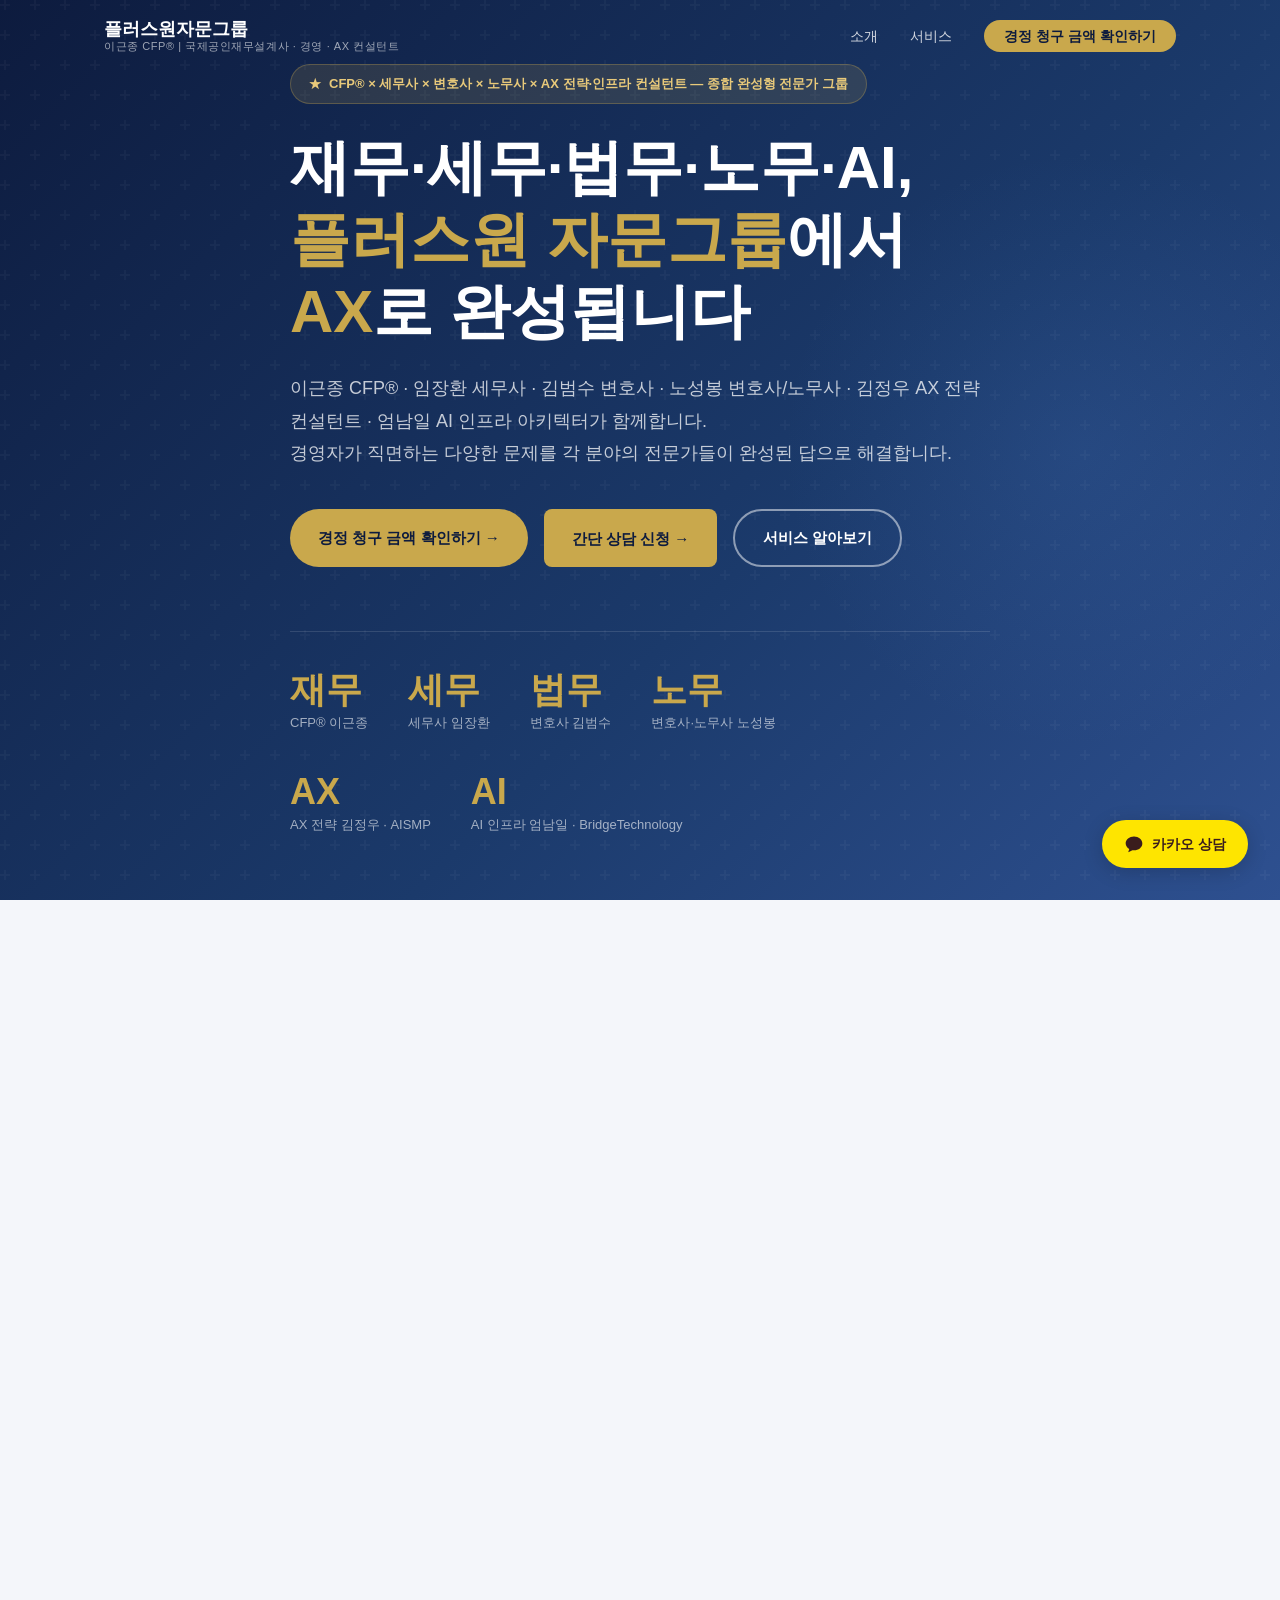
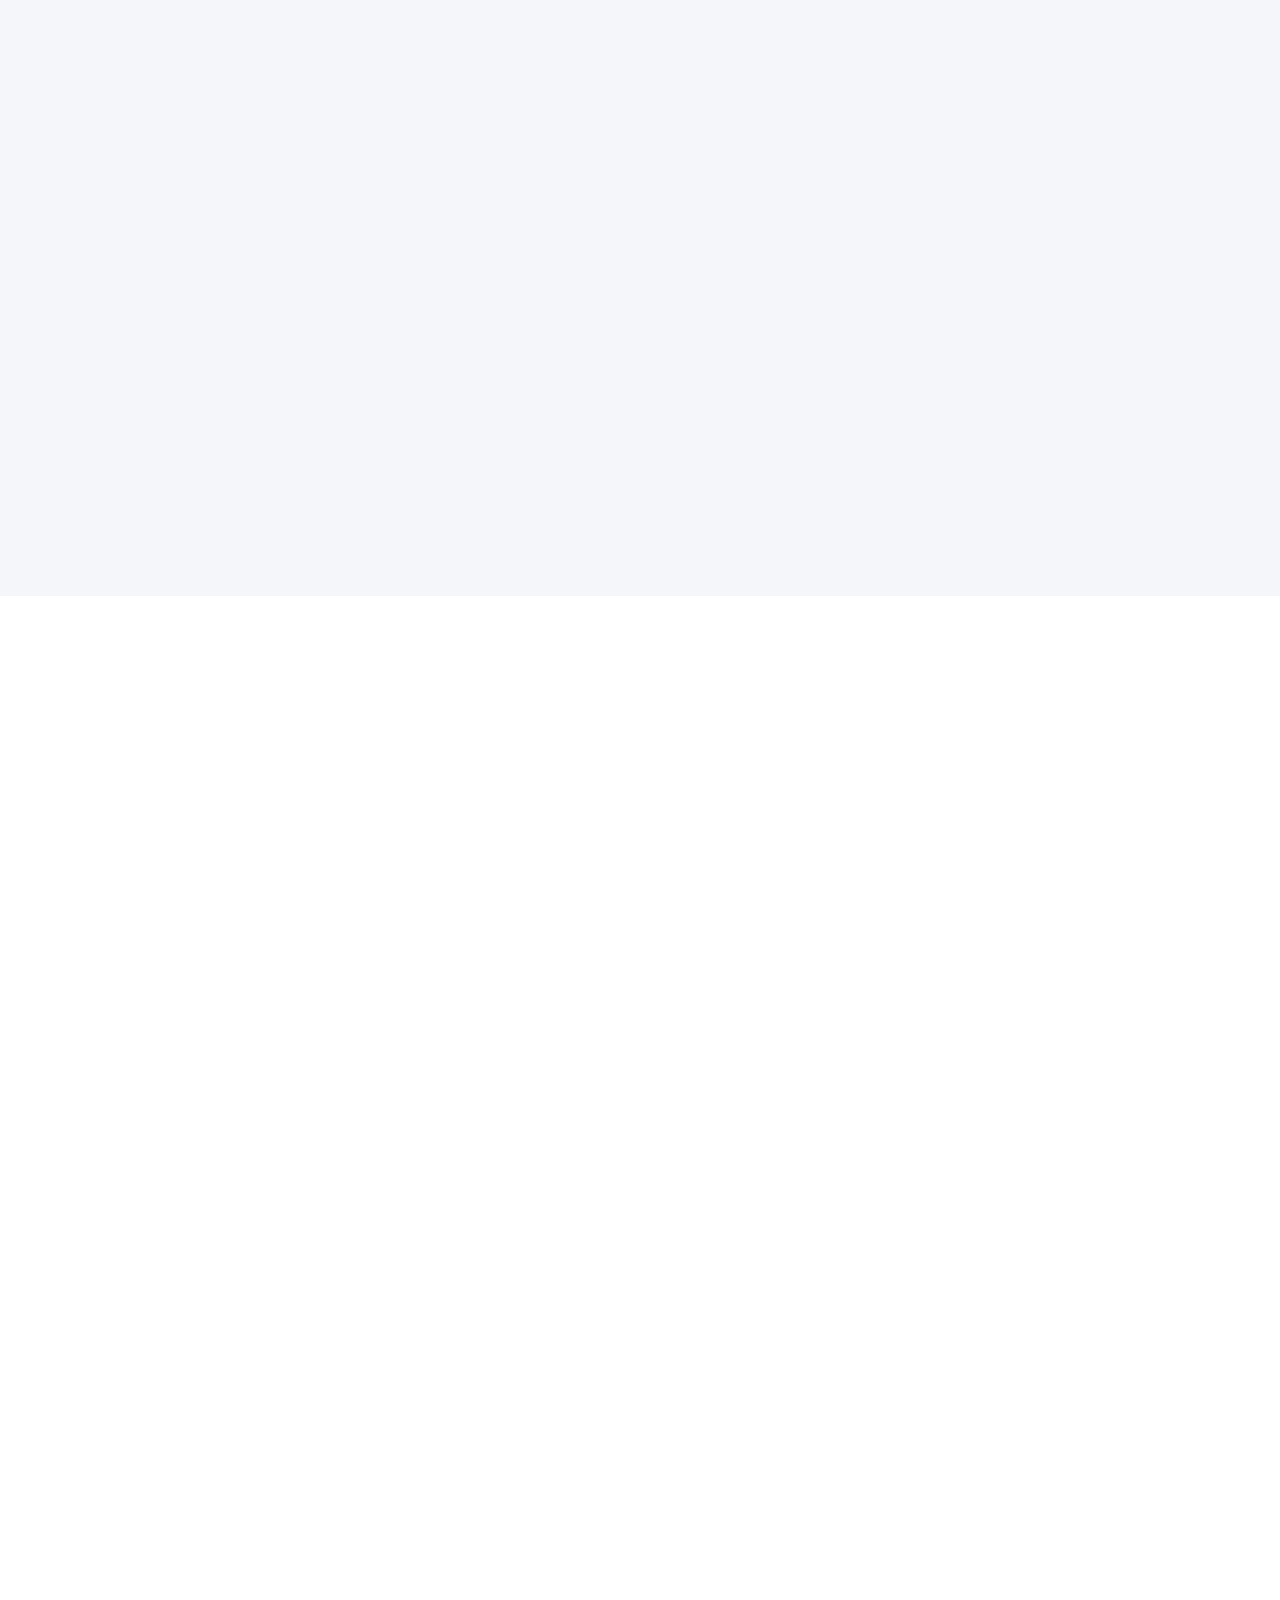
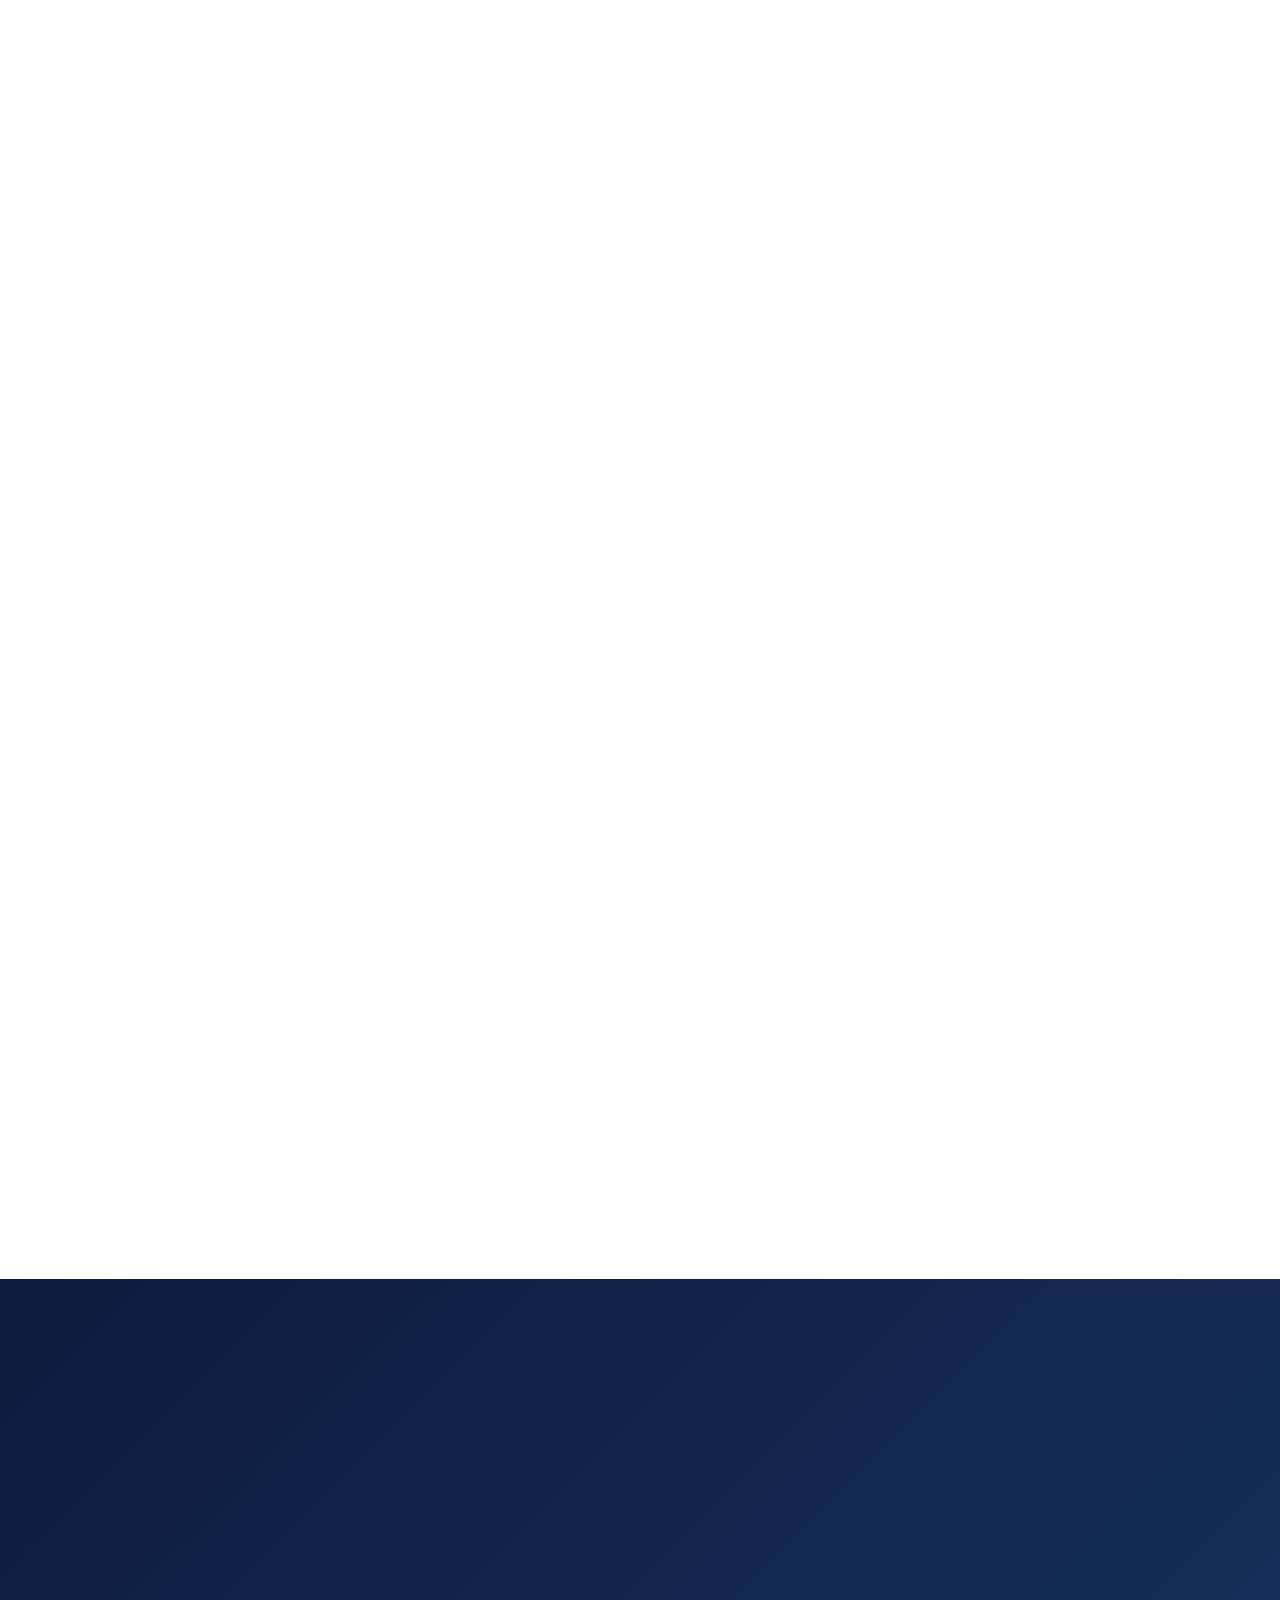
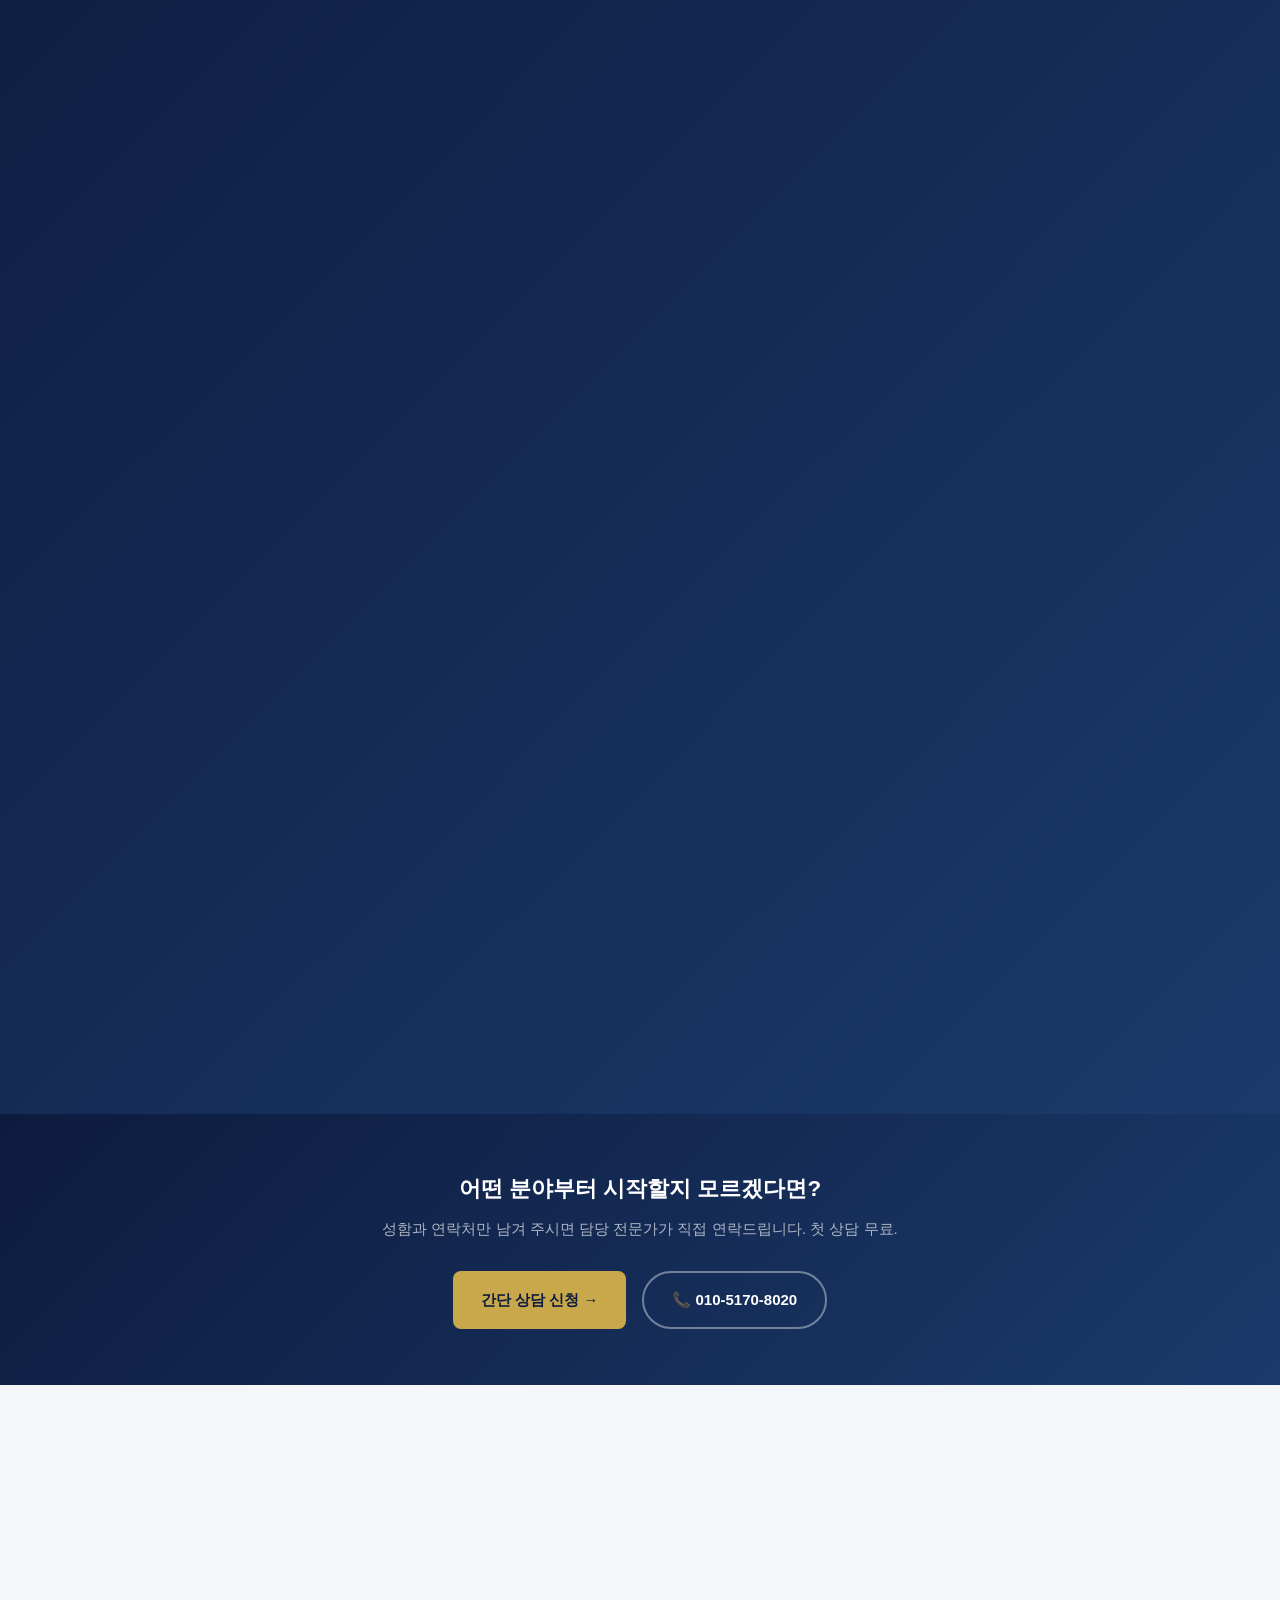
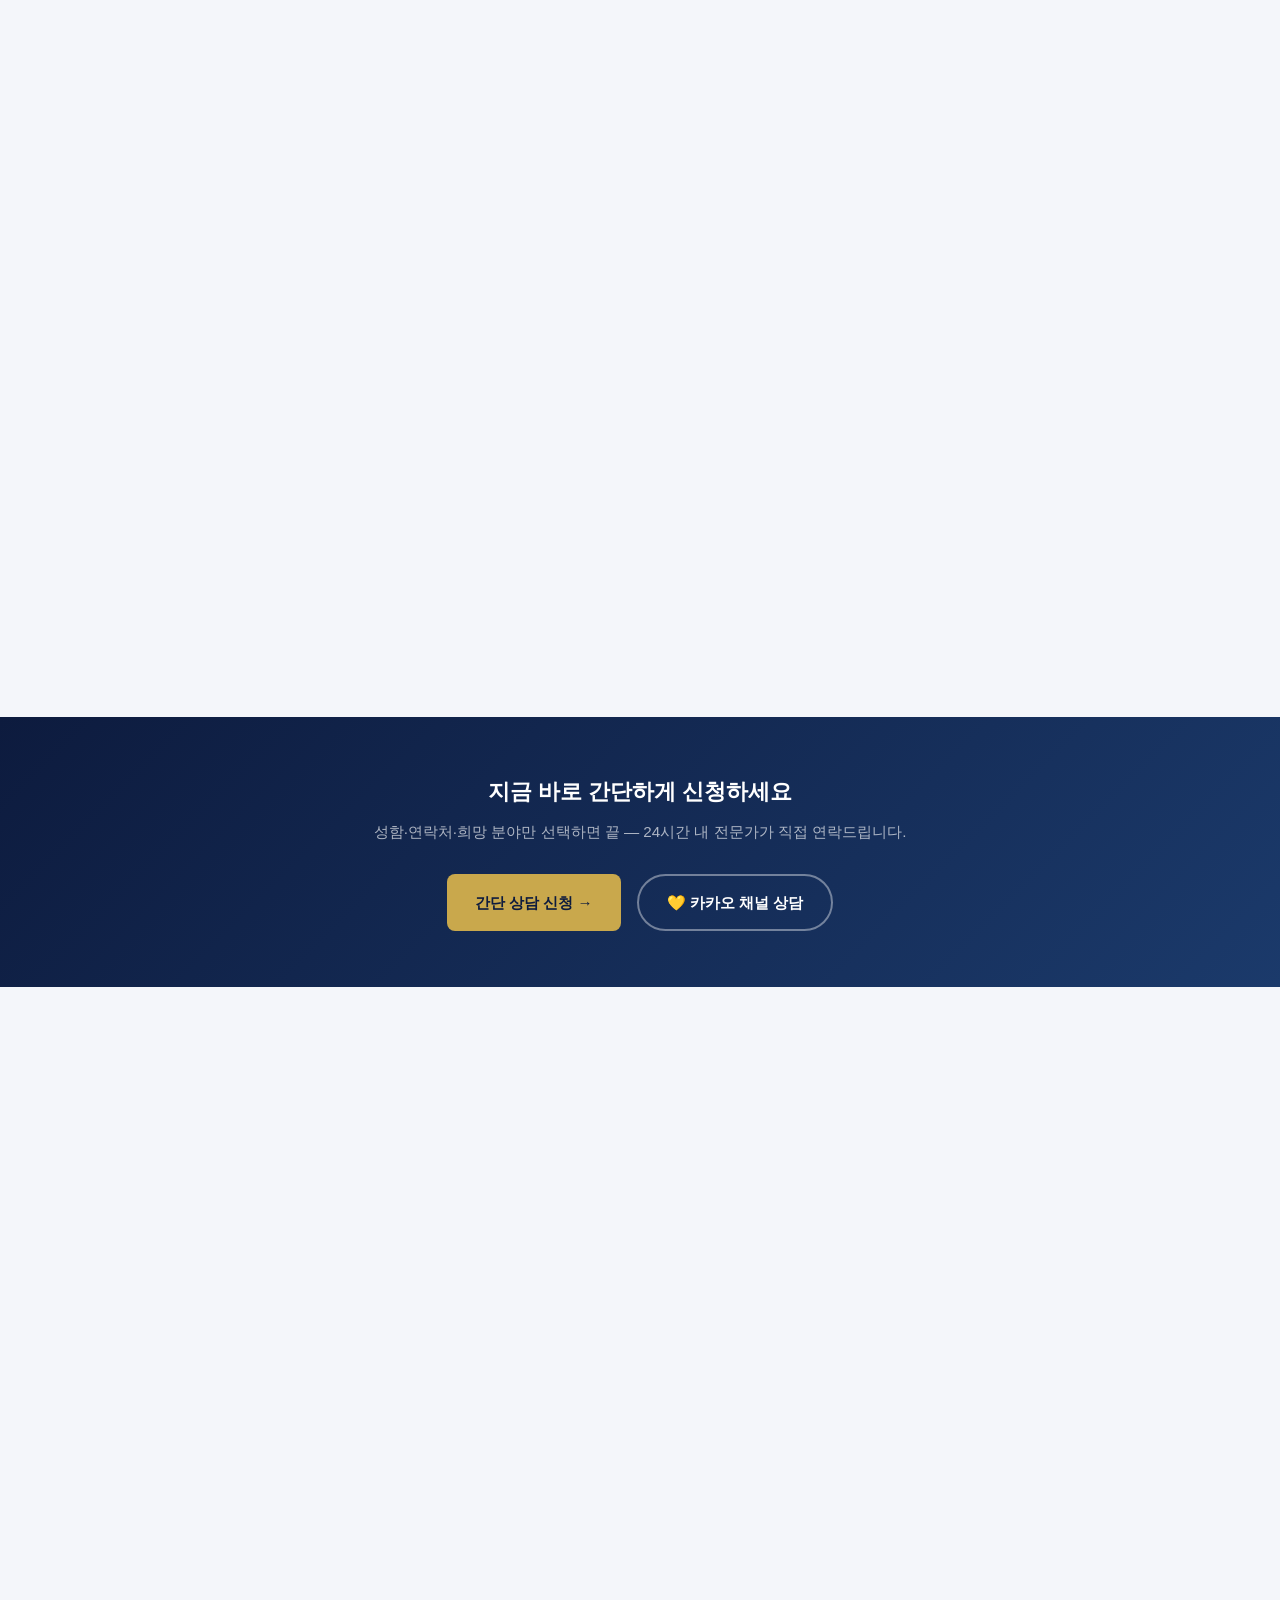
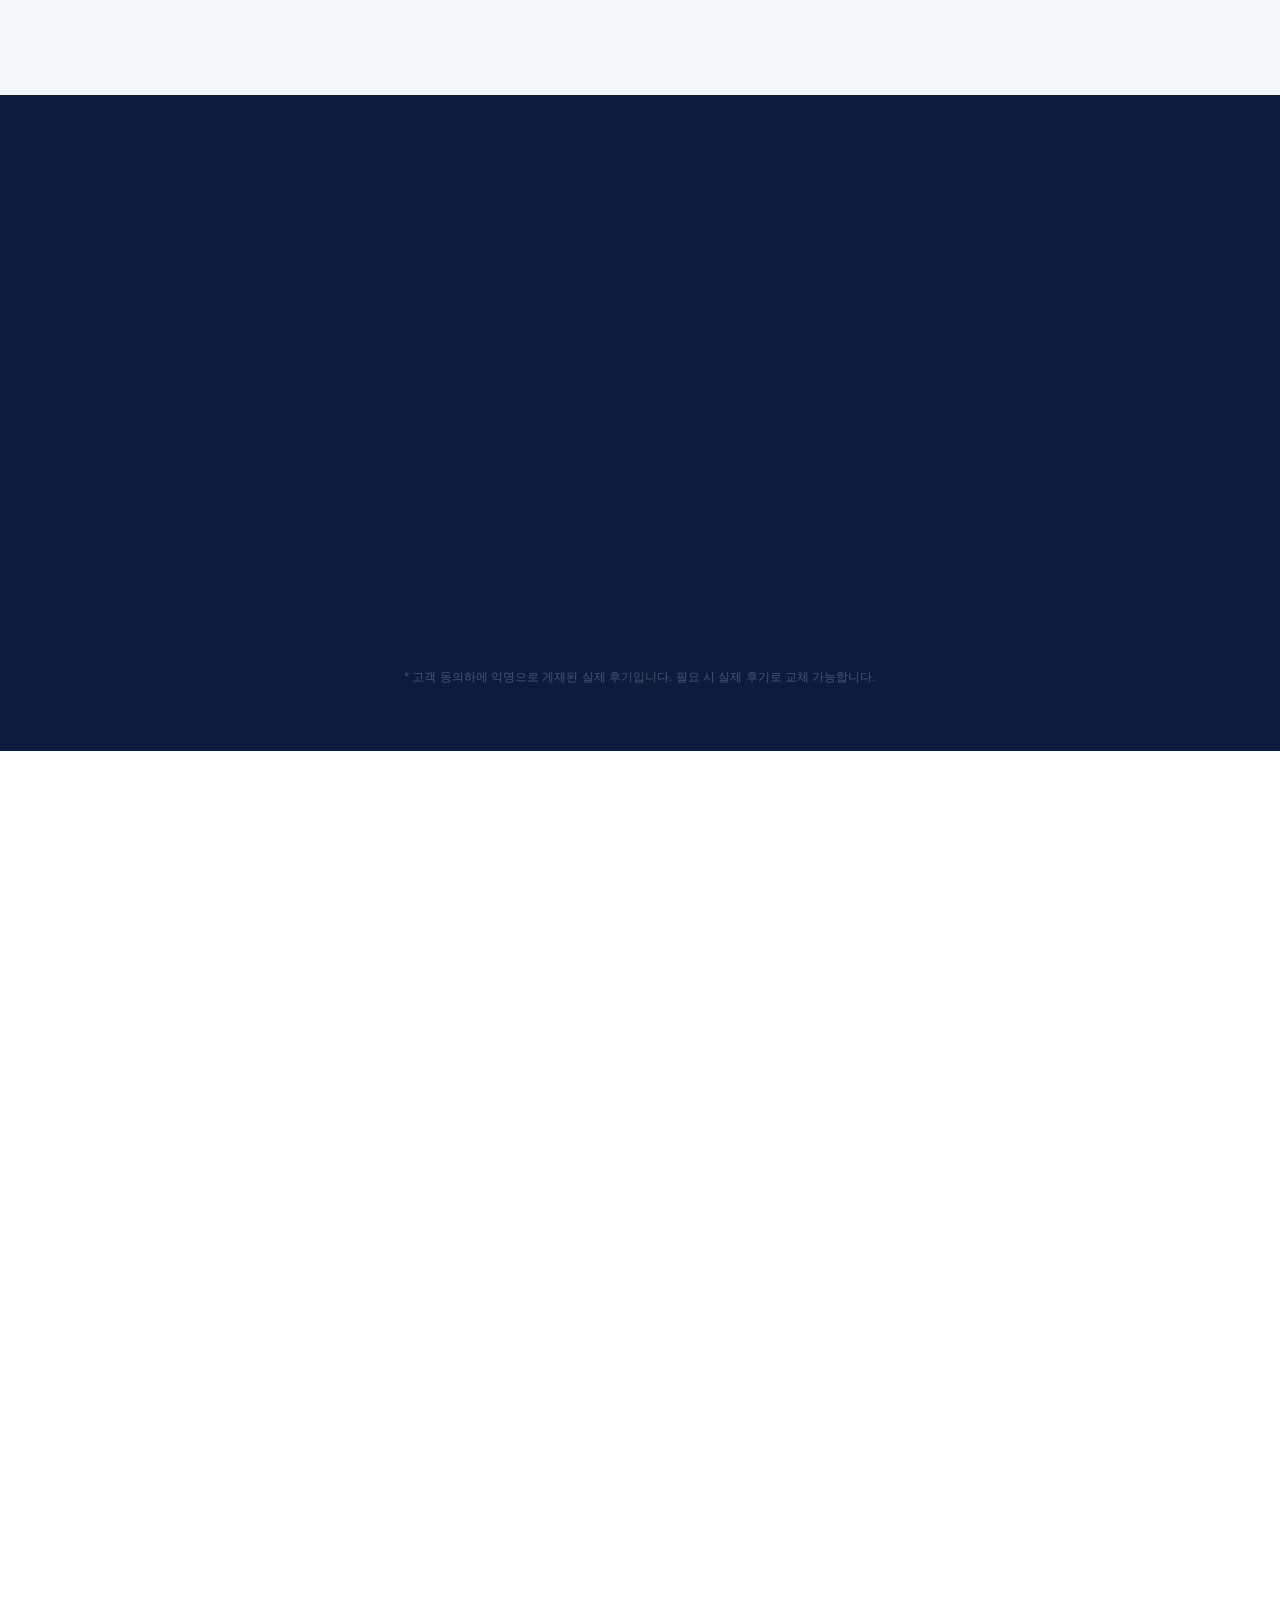
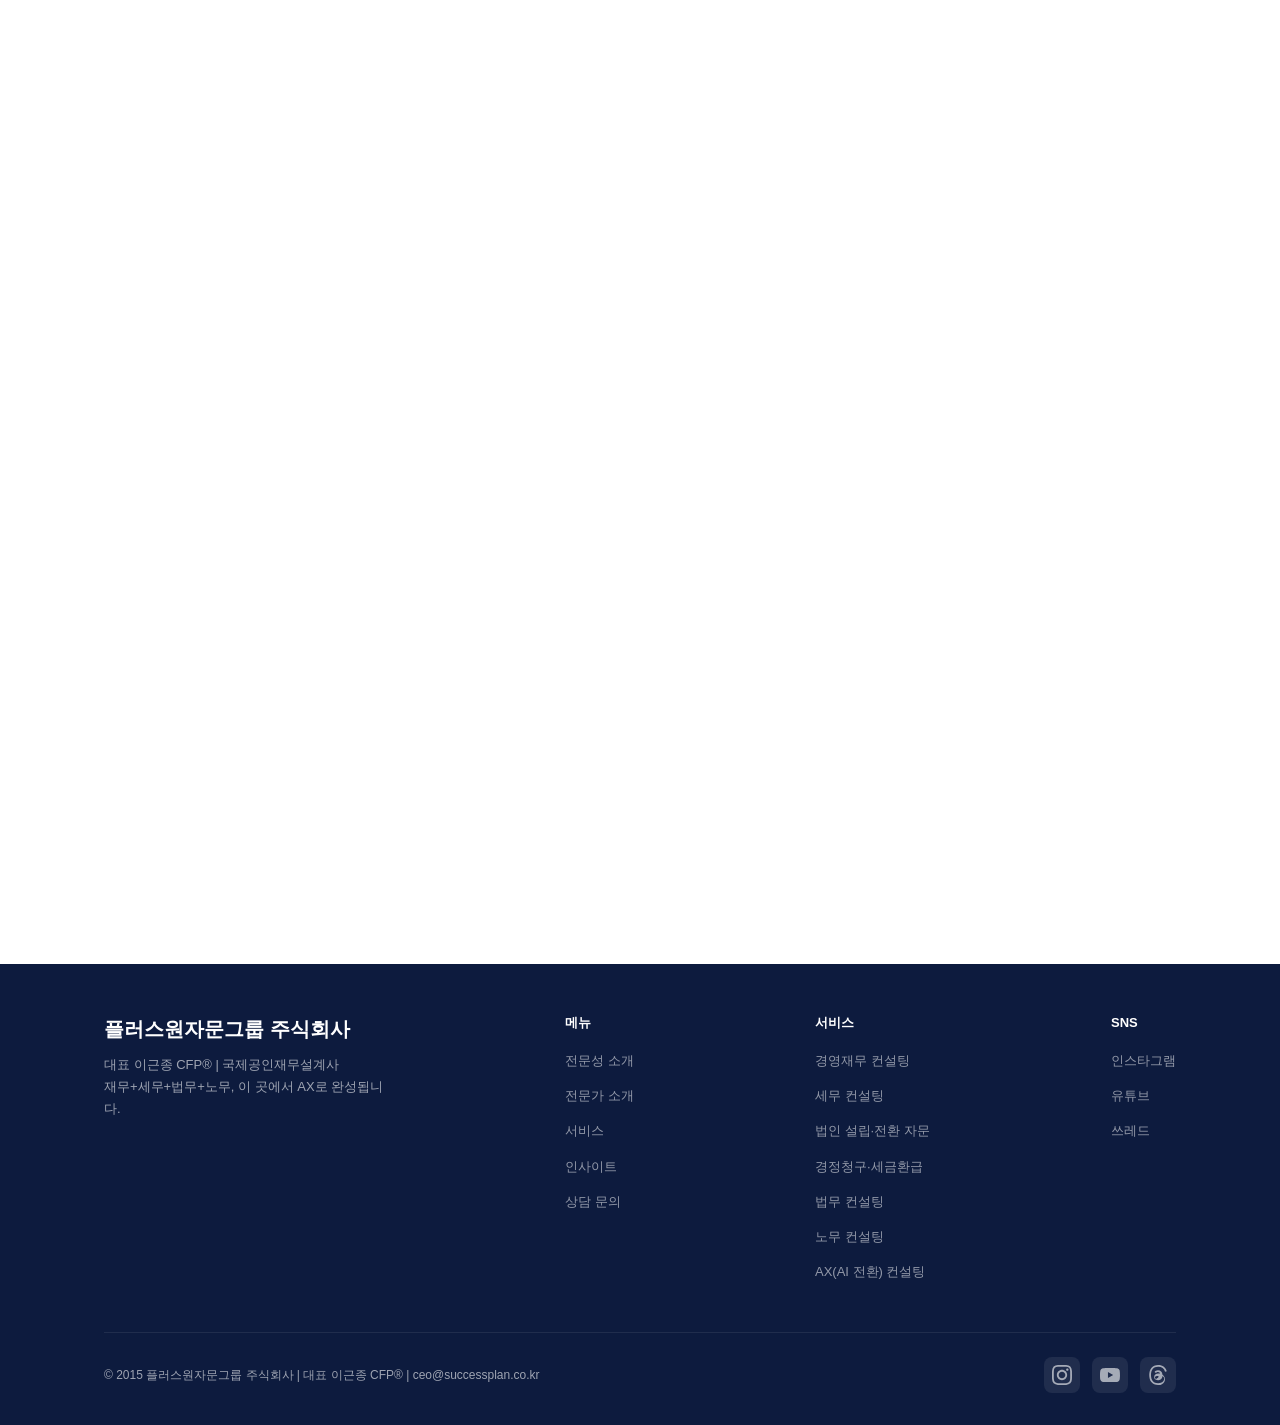
<file: insight.html>
<!DOCTYPE html>
<html lang="ko">
<head>
  <meta charset="UTF-8" />
  <meta name="viewport" content="width=device-width, initial-scale=1.0" />
  <meta http-equiv="refresh" content="0; url=index.html" />
  <title>인사이트 | 플러스원자문그룹 주식회사</title>
</head>
<body>
</body>
</html>
</file>
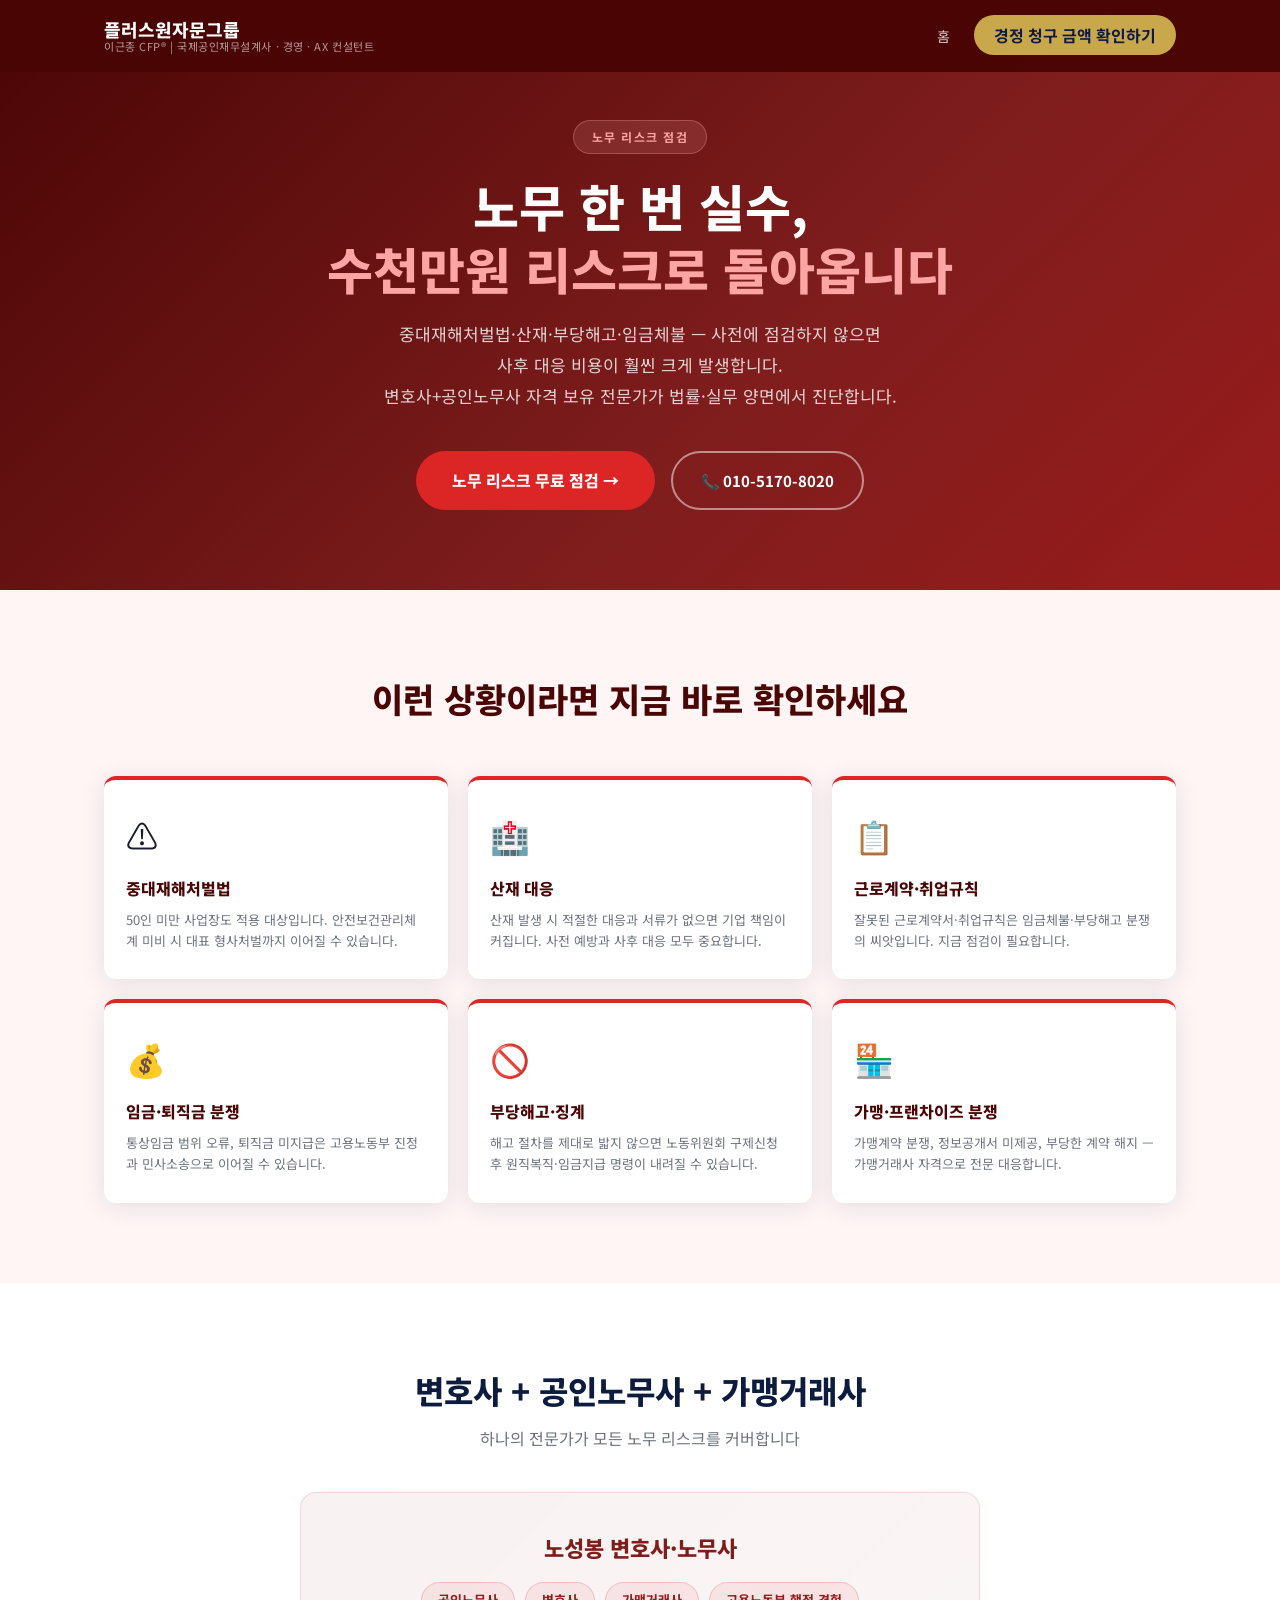
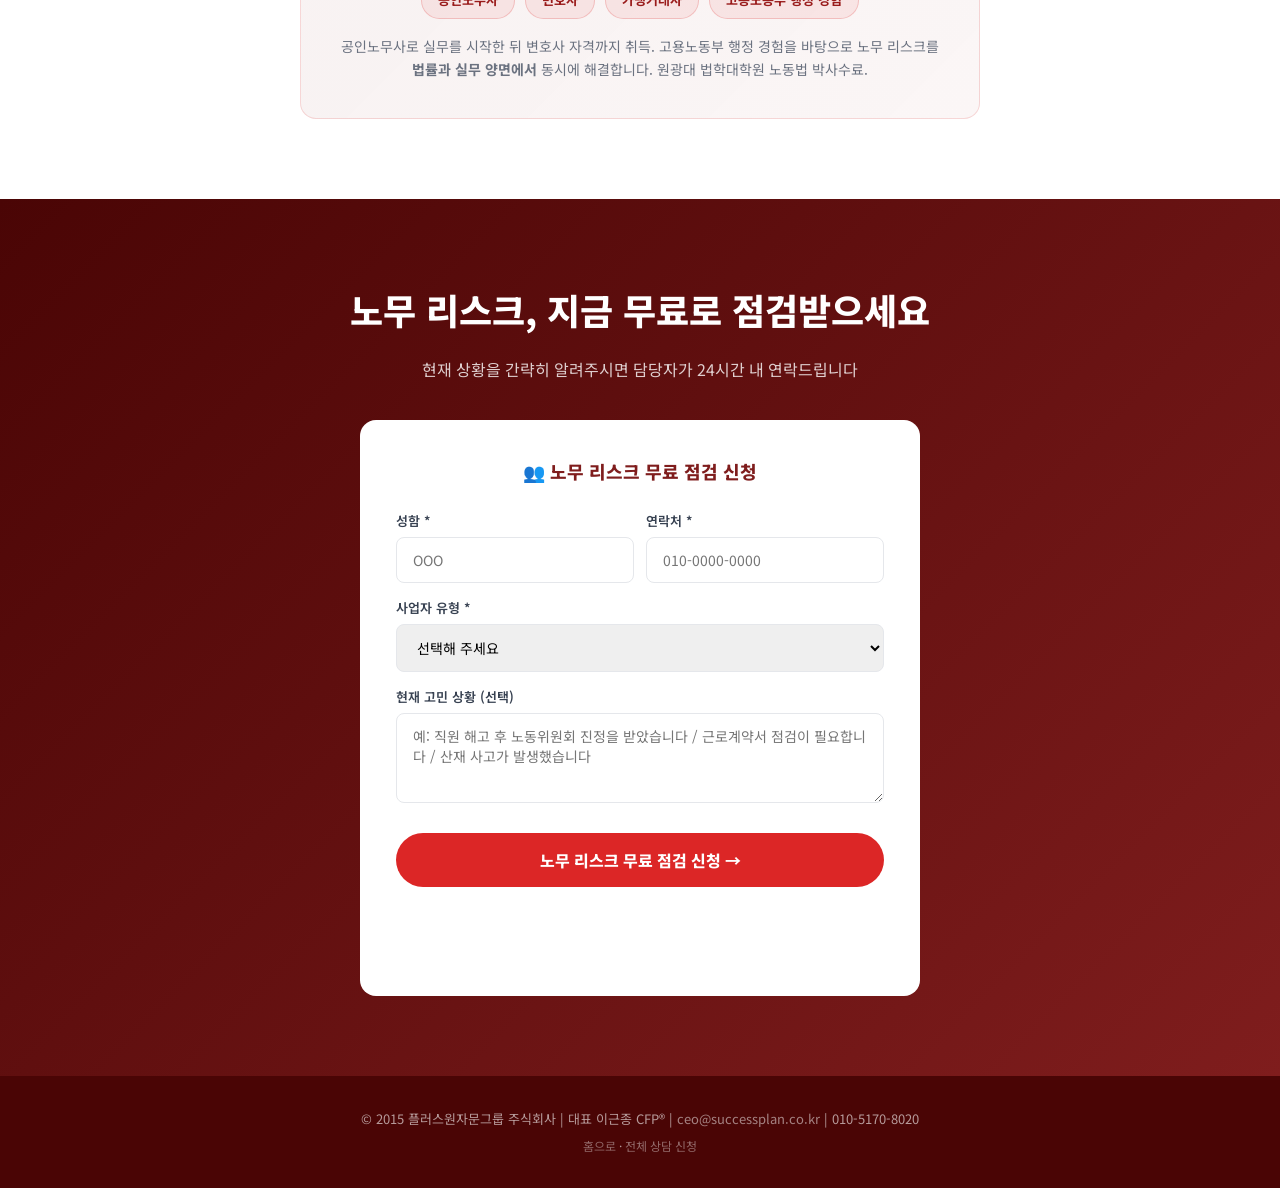
<file: labor-risk.html>
<!DOCTYPE html>
<html lang="ko">
<head>
  <meta charset="UTF-8" />
  <meta name="viewport" content="width=device-width, initial-scale=1.0" />
  <title>노무 리스크 점검 | 플러스원자문그룹</title>
  <meta name="description" content="중대재해처벌법·산재·부당해고·임금체불 — 노무 리스크 무료 점검. 변호사+공인노무사 자격 노성봉이 법률과 실무 양면에서 해결합니다." />
  <link rel="icon" href="data:image/svg+xml,<svg xmlns='http://www.w3.org/2000/svg' viewBox='0 0 100 100'><rect width='100' height='100' rx='18' fill='%231B3A6B'/><text x='50' y='68' text-anchor='middle' font-size='52' font-family='Arial' font-weight='bold' fill='%23C9A84C'>P+</text></svg>" />
  <link rel="preconnect" href="https://fonts.googleapis.com" />
  <link rel="preconnect" href="https://fonts.gstatic.com" crossorigin />
  <link href="https://fonts.googleapis.com/css2?family=Noto+Sans+KR:wght@300;400;500;600;700;800&display=swap" rel="stylesheet" />
  <link rel="stylesheet" href="style.css" />
  <!-- GA4 placeholder -->
  <!-- <script async src="https://www.googletagmanager.com/gtag/js?id=G-XXXXXXXXXX"></script>
  <script>window.dataLayer=window.dataLayer||[];function gtag(){dataLayer.push(arguments);}gtag('js',new Date());gtag('config','G-XXXXXXXXXX');</script> -->
  <style>
    .lp-hero { background:linear-gradient(135deg,#4a0505 0%,#7f1d1d 60%,#991b1b 100%); padding:120px 0 80px; text-align:center; }
    .lp-badge { display:inline-block; font-size:12px; font-weight:700; letter-spacing:0.12em; text-transform:uppercase; color:#fca5a5; background:rgba(252,165,165,0.15); border:1px solid rgba(252,165,165,0.3); padding:6px 18px; border-radius:50px; margin-bottom:20px; }
    .lp-hero h1 { font-size:clamp(26px,5vw,50px); font-weight:800; color:#fff; line-height:1.25; margin-bottom:20px; }
    .lp-hero h1 em { font-style:normal; color:#fca5a5; }
    .lp-hero p { font-size:17px; color:rgba(255,255,255,0.8); max-width:600px; margin:0 auto 40px; line-height:1.8; }
    .risk-section { padding:80px 0; background:#fff5f5; }
    .risk-grid { display:grid; grid-template-columns:repeat(3,1fr); gap:20px; margin-top:48px; }
    .risk-card { background:#fff; border-radius:var(--radius); padding:28px 22px; box-shadow:var(--shadow); border-top:4px solid #dc2626; }
    .risk-icon { font-size:32px; margin-bottom:12px; }
    .risk-card h3 { font-size:16px; font-weight:800; color:#4a0505; margin-bottom:8px; }
    .risk-card p { font-size:13px; color:var(--gray-text); line-height:1.6; }
    .expert-box { padding:80px 0; background:#fff; }
    .expert-highlight { background:linear-gradient(135deg,rgba(127,29,29,0.06),rgba(153,27,27,0.04)); border:1px solid rgba(220,38,38,0.15); border-radius:16px; padding:36px; max-width:680px; margin:40px auto 0; text-align:center; }
    .expert-highlight h3 { font-size:22px; font-weight:800; color:#7f1d1d; margin-bottom:12px; }
    .expert-highlight .qual-badges { display:flex; flex-wrap:wrap; justify-content:center; gap:10px; margin:16px 0; }
    .qual-badge { font-size:13px; font-weight:700; padding:6px 16px; border-radius:50px; background:rgba(220,38,38,0.08); color:#991b1b; border:1px solid rgba(220,38,38,0.2); }
    .expert-highlight p { font-size:14px; color:var(--gray-text); line-height:1.7; }
    .lp-cta-box { background:linear-gradient(135deg,#4a0505,#7f1d1d); padding:80px 0; text-align:center; }
    .lp-cta-box h2 { font-size:clamp(22px,4vw,36px); font-weight:800; color:#fff; margin-bottom:16px; }
    .lp-cta-box p { font-size:16px; color:rgba(255,255,255,0.8); margin-bottom:36px; }
    .lp-mini-form { background:#fff; border-radius:16px; padding:36px; max-width:560px; margin:0 auto; text-align:left; }
    .lp-mini-form h3 { font-size:18px; font-weight:800; color:#7f1d1d; margin-bottom:24px; text-align:center; }
    .form-group { margin-bottom:14px; }
    .form-group label { font-size:13px; font-weight:600; color:#374151; display:block; margin-bottom:5px; }
    .form-group input, .form-group select, .form-group textarea { width:100%; padding:12px 16px; border:1.5px solid #e5e7eb; border-radius:8px; font-size:14px; font-family:inherit; outline:none; transition:border-color 0.2s; }
    .form-group input:focus, .form-group select:focus, .form-group textarea:focus { border-color:#dc2626; }
    .form-group textarea { min-height:90px; resize:vertical; }
    .form-row { display:grid; grid-template-columns:1fr 1fr; gap:12px; }
    .btn-red { width:100%; padding:15px; background:#dc2626; color:#fff; border:none; border-radius:50px; font-size:16px; font-weight:800; font-family:inherit; cursor:pointer; margin-top:8px; transition:all 0.25s; }
    .btn-red:hover { background:#b91c1c; }
    .lp-privacy { font-size:12px; color:#9ca3af; text-align:center; margin-top:10px; }
    @media (max-width:768px) { .risk-grid, .form-row { grid-template-columns:1fr; } }
  </style>
</head>
<body>
<nav id="navbar" style="background:rgba(74,5,5,0.97);position:fixed;top:0;left:0;right:0;z-index:1000;padding:0;">
  <div class="container"><div class="nav-inner">
    <a href="index.html" class="nav-logo">
      <span class="brand">플러스원자문그룹</span>
      <span class="sub">이근종 CFP® | 국제공인재무설계사 · 경영 · AX 컨설턴트</span>
    </a>
    <ul style="display:flex;align-items:center;gap:24px;list-style:none;">
      <li><a href="index.html" style="color:rgba(255,255,255,0.8);font-size:14px;">홈</a></li>
      <li><a href="consult.html" class="nav-cta" onclick="track('cta_click',{label:'nav',from:'labor-risk'})">경정 청구 금액 확인하기</a></li>
    </ul>
  </div></div>
</nav>

<section class="lp-hero">
  <div class="container" style="position:relative;z-index:1;">
    <div class="lp-badge">노무 리스크 점검</div>
    <h1>노무 한 번 실수,<br/><em>수천만원 리스크로 돌아옵니다</em></h1>
    <p>중대재해처벌법·산재·부당해고·임금체불 — 사전에 점검하지 않으면<br/>사후 대응 비용이 훨씬 크게 발생합니다.<br/>변호사+공인노무사 자격 보유 전문가가 법률·실무 양면에서 진단합니다.</p>
    <div style="display:flex;justify-content:center;gap:16px;flex-wrap:wrap;">
      <a href="#lp-form" style="background:#dc2626;color:#fff;padding:16px 36px;border-radius:50px;font-size:16px;font-weight:800;text-decoration:none;transition:all 0.25s;" onclick="track('cta_click',{label:'hero',from:'labor-risk'})">노무 리스크 무료 점검 →</a>
      <a href="tel:010-5170-8020" class="btn btn-outline" onclick="track('phone_click',{from:'labor-risk'})">📞 010-5170-8020</a>
    </div>
  </div>
</section>

<section class="risk-section">
  <div class="container">
    <div style="text-align:center;">
      <h2 style="font-size:clamp(22px,4vw,34px);font-weight:800;color:#4a0505;margin-bottom:8px;">이런 상황이라면 지금 바로 확인하세요</h2>
    </div>
    <div class="risk-grid">
      <div class="risk-card"><div class="risk-icon">⚠️</div><h3>중대재해처벌법</h3><p>50인 미만 사업장도 적용 대상입니다. 안전보건관리체계 미비 시 대표 형사처벌까지 이어질 수 있습니다.</p></div>
      <div class="risk-card"><div class="risk-icon">🏥</div><h3>산재 대응</h3><p>산재 발생 시 적절한 대응과 서류가 없으면 기업 책임이 커집니다. 사전 예방과 사후 대응 모두 중요합니다.</p></div>
      <div class="risk-card"><div class="risk-icon">📋</div><h3>근로계약·취업규칙</h3><p>잘못된 근로계약서·취업규칙은 임금체불·부당해고 분쟁의 씨앗입니다. 지금 점검이 필요합니다.</p></div>
      <div class="risk-card"><div class="risk-icon">💰</div><h3>임금·퇴직금 분쟁</h3><p>통상임금 범위 오류, 퇴직금 미지급은 고용노동부 진정과 민사소송으로 이어질 수 있습니다.</p></div>
      <div class="risk-card"><div class="risk-icon">🚫</div><h3>부당해고·징계</h3><p>해고 절차를 제대로 밟지 않으면 노동위원회 구제신청 후 원직복직·임금지급 명령이 내려질 수 있습니다.</p></div>
      <div class="risk-card"><div class="risk-icon">🏪</div><h3>가맹·프랜차이즈 분쟁</h3><p>가맹계약 분쟁, 정보공개서 미제공, 부당한 계약 해지 — 가맹거래사 자격으로 전문 대응합니다.</p></div>
    </div>
  </div>
</section>

<section class="expert-box">
  <div class="container">
    <div style="text-align:center;">
      <h2 style="font-size:clamp(22px,4vw,32px);font-weight:800;color:var(--navy-dark);margin-bottom:8px;">변호사 + 공인노무사 + 가맹거래사</h2>
      <p style="color:var(--gray-text);">하나의 전문가가 모든 노무 리스크를 커버합니다</p>
    </div>
    <div class="expert-highlight">
      <h3>노성봉 변호사·노무사</h3>
      <div class="qual-badges">
        <span class="qual-badge">공인노무사</span>
        <span class="qual-badge">변호사</span>
        <span class="qual-badge">가맹거래사</span>
        <span class="qual-badge">고용노동부 행정 경험</span>
      </div>
      <p>공인노무사로 실무를 시작한 뒤 변호사 자격까지 취득. 고용노동부 행정 경험을 바탕으로 노무 리스크를 <strong>법률과 실무 양면에서</strong> 동시에 해결합니다. 원광대 법학대학원 노동법 박사수료.</p>
    </div>
  </div>
</section>

<section class="lp-cta-box" id="lp-form">
  <div class="container">
    <h2>노무 리스크, 지금 무료로 점검받으세요</h2>
    <p>현재 상황을 간략히 알려주시면 담당자가 24시간 내 연락드립니다</p>
    <div class="lp-mini-form">
      <h3>👥 노무 리스크 무료 점검 신청</h3>
      <form id="lpForm" onsubmit="handleLpSubmit(event)" oninput="trackFormStart()">
        <div class="form-row">
          <div class="form-group"><label>성함 *</label><input type="text" name="name" placeholder="OOO" required /></div>
          <div class="form-group"><label>연락처 *</label><input type="tel" name="phone" placeholder="010-0000-0000" required /></div>
        </div>
        <div class="form-group">
          <label>사업자 유형 *</label>
          <select name="bizType" required><option value="">선택해 주세요</option><option>법인사업자</option><option>개인사업자</option><option>기타</option></select>
        </div>
        <div class="form-group">
          <label>현재 고민 상황 (선택)</label>
          <textarea name="message" placeholder="예: 직원 해고 후 노동위원회 진정을 받았습니다 / 근로계약서 점검이 필요합니다 / 산재 사고가 발생했습니다"></textarea>
        </div>
        <button type="submit" class="btn-red">노무 리스크 무료 점검 신청 →</button>
        <p class="lp-privacy">입력하신 정보는 상담 목적으로만 사용됩니다.</p>
      </form>
    </div>
  </div>
</section>

<footer style="background:#4a0505;color:rgba(255,255,255,0.6);padding:32px 0;text-align:center;">
  <div class="container">
    <p style="font-size:13px;">© 2015 플러스원자문그룹 주식회사 | 대표 이근종 CFP® | <a href="mailto:ceo@successplan.co.kr" style="color:rgba(255,255,255,0.5);">ceo@successplan.co.kr</a> | 010-5170-8020</p>
    <p style="font-size:12px;margin-top:6px;"><a href="index.html" style="color:rgba(255,255,255,0.4);">홈으로</a> · <a href="consult.html" style="color:rgba(255,255,255,0.4);">전체 상담 신청</a></p>
  </div>
</footer>

<script>
  const SCRIPT_URL = 'https://script.google.com/macros/s/AKfycbzToU8HN-zGw3tmGfohx6s1cl0fJ92dAVT-Mr8UQE0QLOSjxgwHjR_BaWZFVeS3bUBOfA/exec';
  function track(e, p) { if (typeof gtag === 'function') gtag('event', e, p || {}); }
  let _fs = false;
  function trackFormStart() { if (!_fs) { _fs = true; track('form_start', { from: 'labor-risk' }); } }
  function handleLpSubmit(e) {
    e.preventDefault();
    const form = e.target, btn = form.querySelector('button[type=submit]');
    btn.textContent = '전송 중...'; btn.disabled = true;
    const fd = new FormData();
    fd.append('name', form.elements['name'].value);
    fd.append('phone', form.elements['phone'].value);
    fd.append('bizType', form.elements['bizType'].value);
    fd.append('message', '[랜딩-노무] ' + (form.elements['message'].value || '노무 리스크 무료 점검 신청'));
    fd.append('topics', '노무 컨설팅');
    track('form_submit', { from: 'labor-risk' });
    fetch(SCRIPT_URL, { method: 'POST', body: fd, mode: 'no-cors' })
      .then(() => { track('consult_success', { from: 'labor-risk' }); window.location.href = 'thanks.html'; })
      .catch(() => { btn.textContent = '노무 리스크 무료 점검 신청 →'; btn.disabled = false; alert('전송 오류. 010-5170-8020으로 연락해 주세요.'); });
  }
  document.querySelectorAll('a[href^="tel:"]').forEach(el => el.addEventListener('click', () => track('phone_click', { from: 'labor-risk' })));
</script>
</body>
</html>
</file>
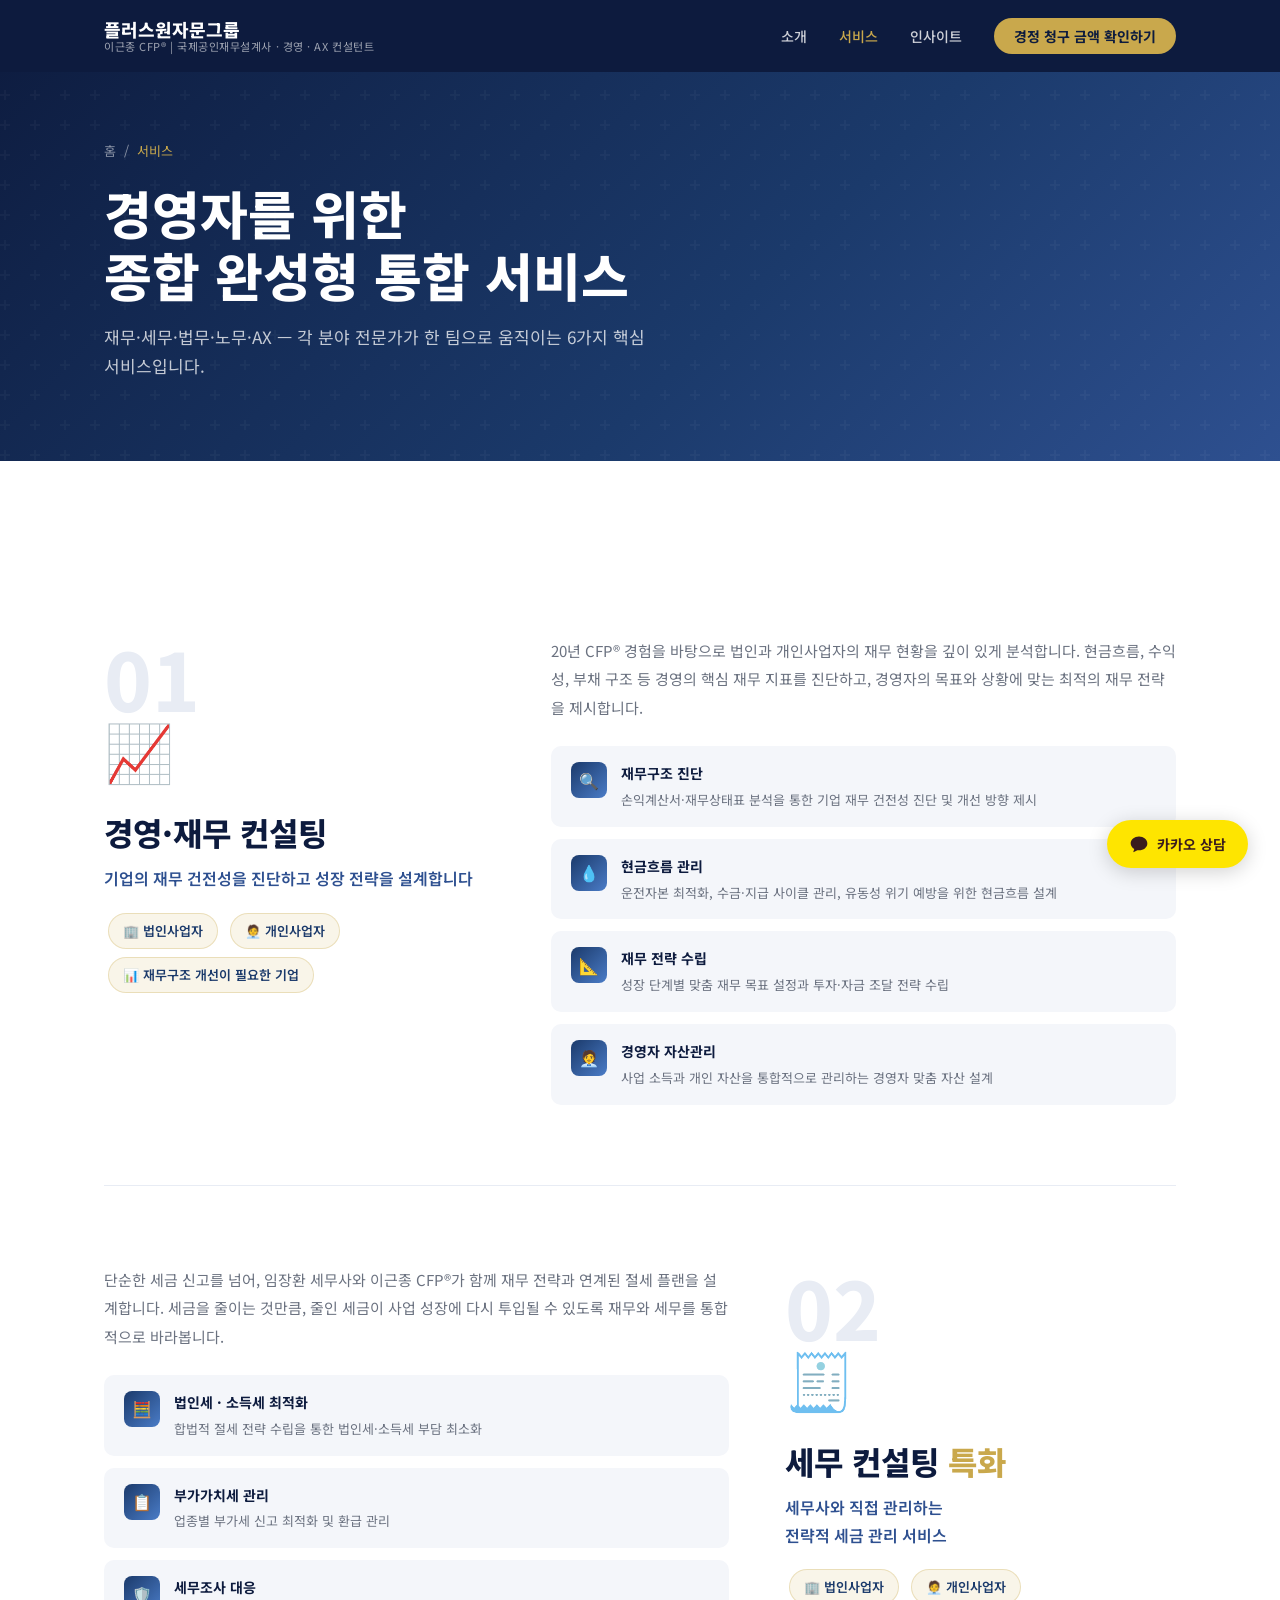
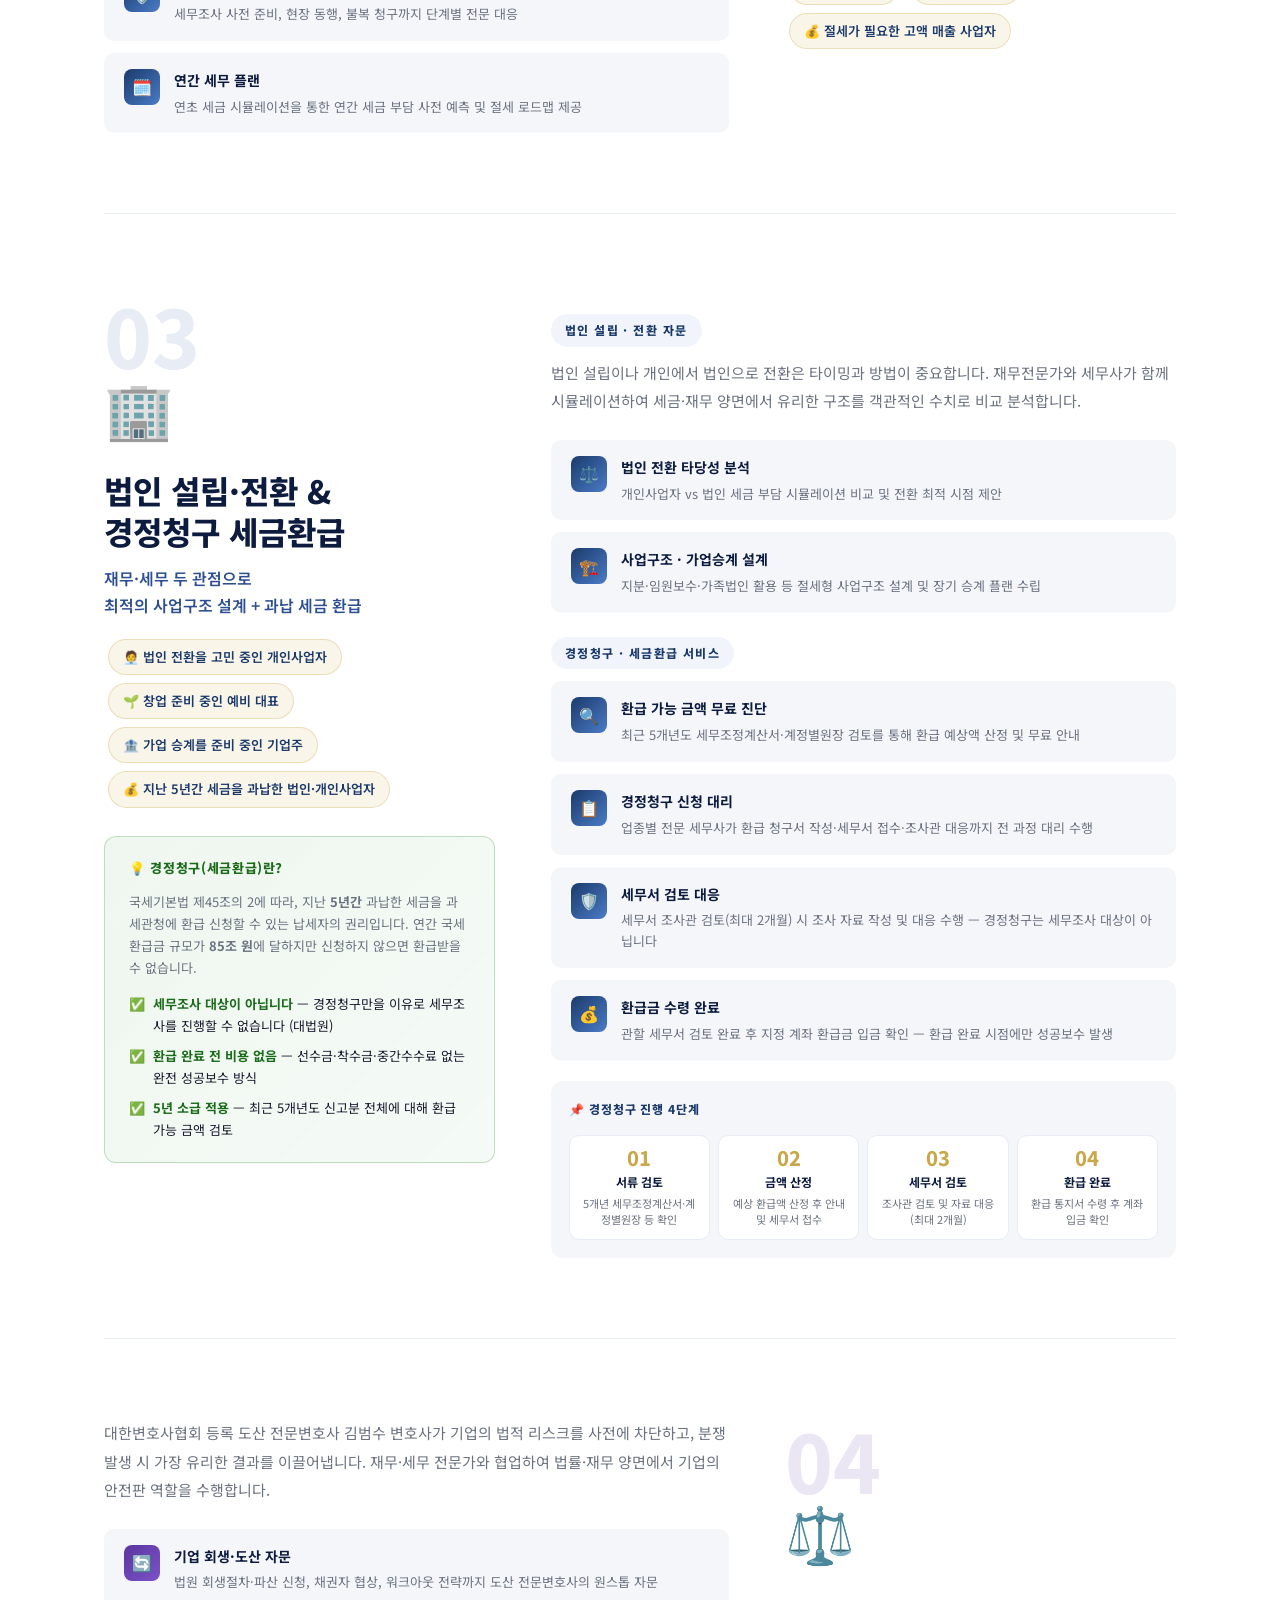
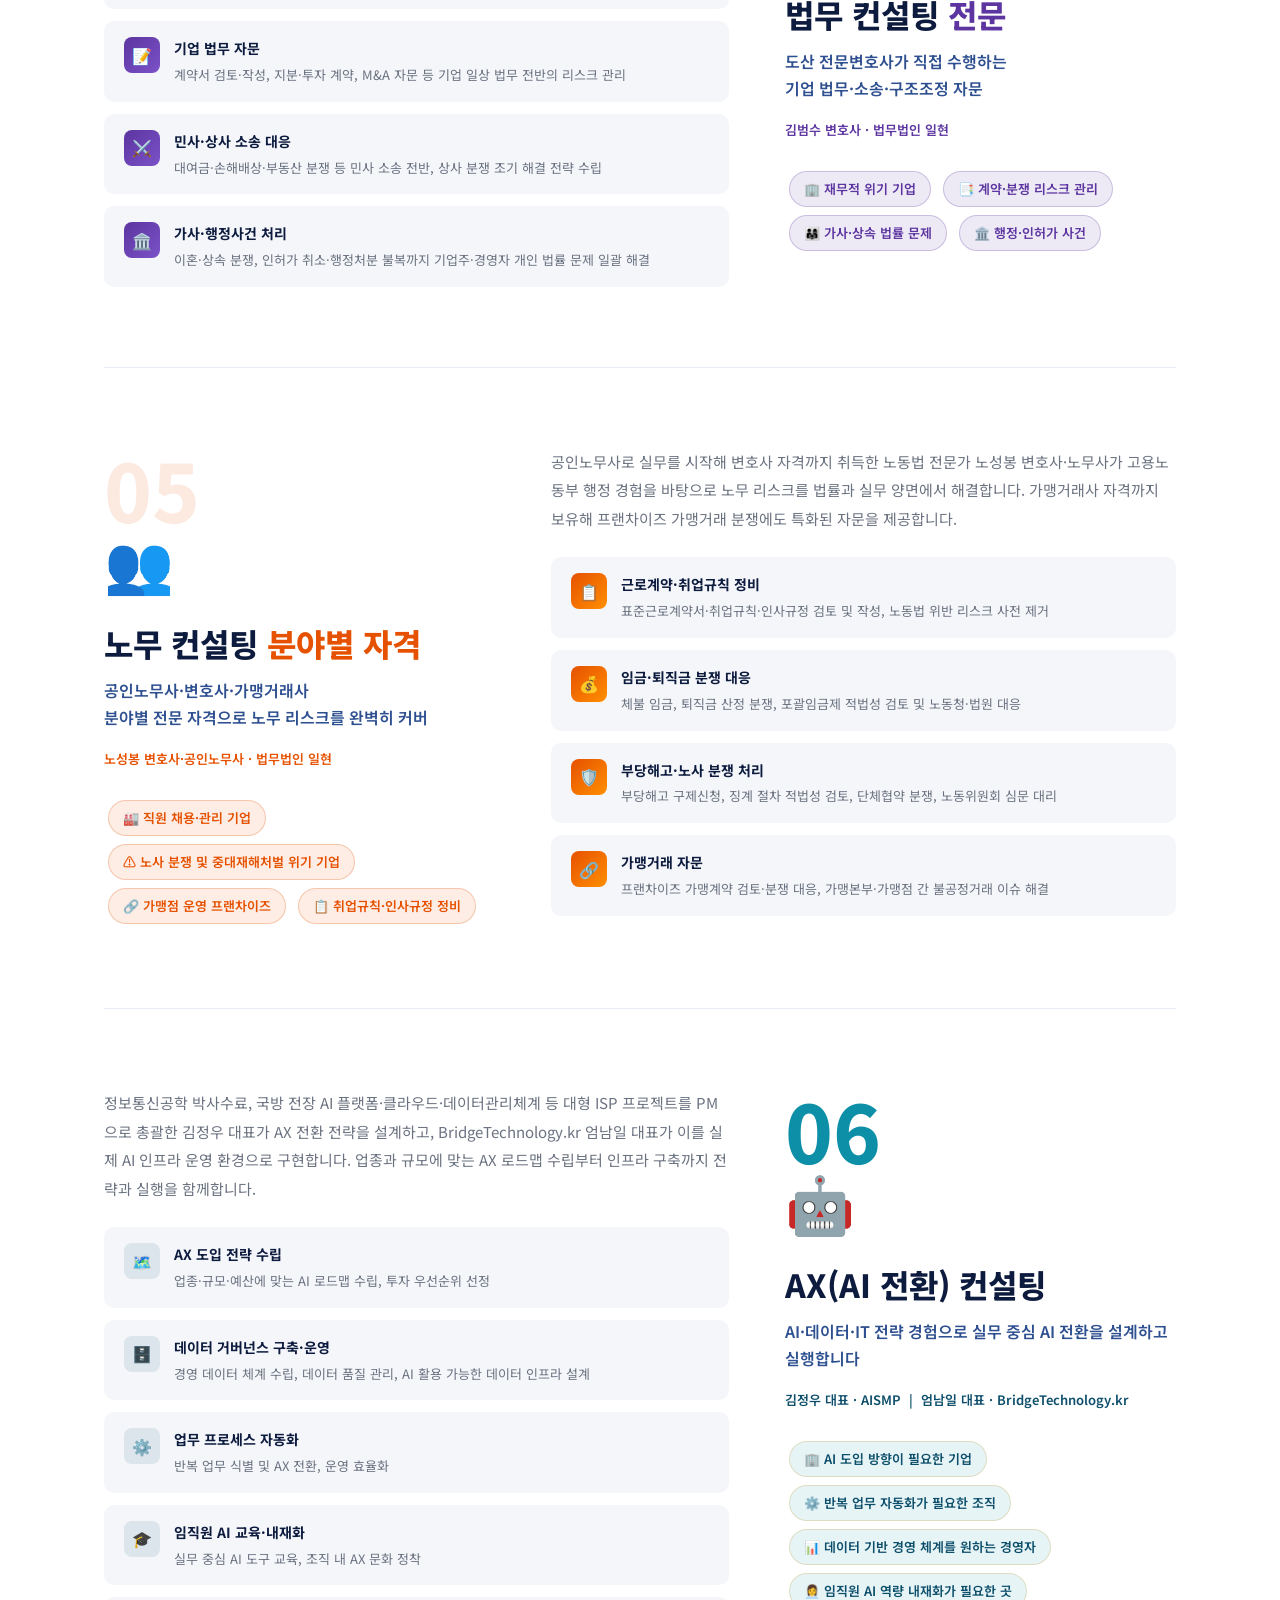
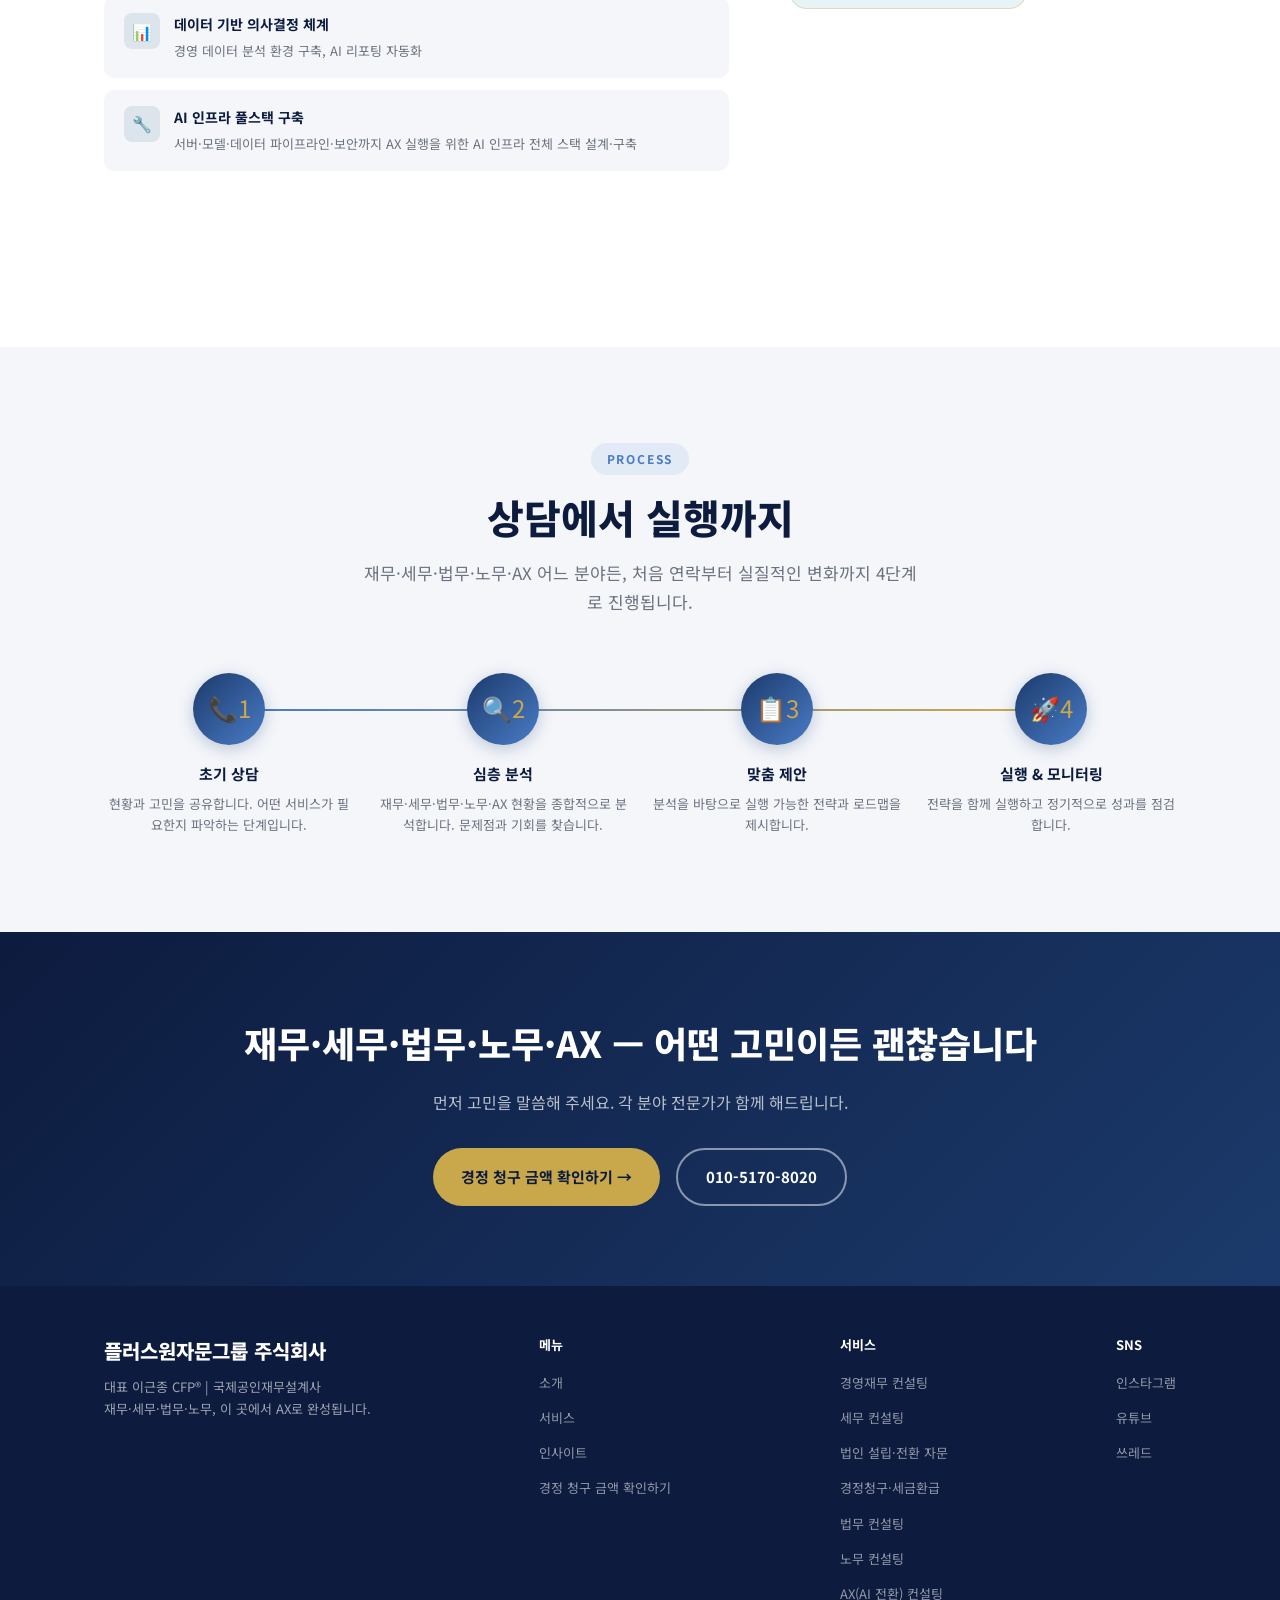
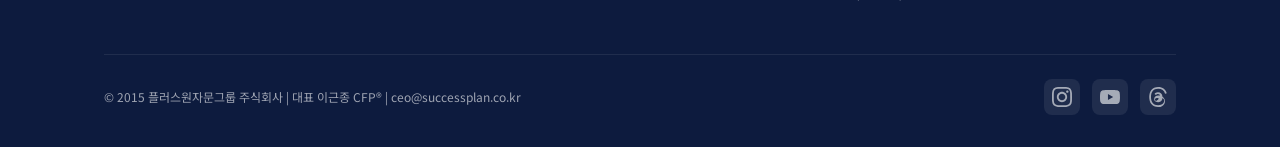
<file: services.html>
<!DOCTYPE html>
<html lang="ko">
<head>
  <meta charset="UTF-8" />
  <meta name="viewport" content="width=device-width, initial-scale=1.0" />
  <title>서비스 | 플러스원자문그룹 주식회사</title>
  <meta name="description" content="재무(CFP® 이근종)·세무(임장환 세무사)·법무(김범수 변호사)·노무(노성봉 변호사·노무사)·AX(김정우 대표, 엄남일 대표) — 경영자를 위한 종합 완성형 컨설팅 서비스를 제공합니다." />
  <!-- Favicon -->
  <link rel="icon" href="data:image/svg+xml,<svg xmlns='http://www.w3.org/2000/svg' viewBox='0 0 100 100'><rect width='100' height='100' rx='18' fill='%231B3A6B'/><text x='50' y='68' text-anchor='middle' font-size='52' font-family='Arial' font-weight='bold' fill='%23C9A84C'>P+</text></svg>" />
  <!-- Open Graph -->
  <meta property="og:type" content="website" />
  <meta property="og:site_name" content="플러스원자문그룹" />
  <meta property="og:locale" content="ko_KR" />
  <meta property="og:url" content="https://successplan.co.kr/services.html" />
  <meta property="og:title" content="서비스 안내 | 플러스원자문그룹" />
  <meta property="og:description" content="경영재무·세무·법인설립·경정청구·법무·노무 — 재무·세무·법무·노무·AX 종합 완성형 컨설팅 서비스 전체를 안내합니다." />
  <meta property="og:image" content="https://successplan.co.kr/images/og-image.jpg" />
  <link rel="preconnect" href="https://fonts.googleapis.com" />
  <link rel="preconnect" href="https://fonts.gstatic.com" crossorigin />
  <link href="https://fonts.googleapis.com/css2?family=Noto+Sans+KR:wght@300;400;500;600;700;800&display=swap" rel="stylesheet" />
  <link rel="stylesheet" href="style.css" />
  <style>
    /* ─── 서비스 상세 카드 ─── */
    .service-detail {
      display: grid;
      grid-template-columns: 1fr 1.6fr;
      gap: 56px;
      align-items: start;
      padding: 80px 0;
      border-bottom: 1px solid var(--gray-light);
    }
    .service-detail:last-child { border-bottom: none; }
    .service-detail.reverse { direction: rtl; }
    .service-detail.reverse > * { direction: ltr; }
    .service-num-big {
      font-size: 80px; font-weight: 800;
      color: var(--gray-light); line-height: 1;
      margin-bottom: -16px;
    }
    .service-icon-big {
      font-size: 56px; margin-bottom: 16px;
    }
    .service-detail h2 {
      font-size: clamp(22px, 3vw, 32px); font-weight: 800;
      color: var(--navy-dark); margin-bottom: 12px; line-height: 1.3;
    }
    .service-detail .lead {
      font-size: 16px; color: var(--navy-medium); font-weight: 600;
      margin-bottom: 16px; line-height: 1.7;
    }
    .service-detail .desc {
      font-size: 15px; color: var(--gray-text); line-height: 1.9;
      margin-bottom: 24px;
    }
    .service-items { display: flex; flex-direction: column; gap: 12px; }
    .service-item {
      background: var(--gray-bg); border-radius: 10px;
      padding: 16px 20px; display: flex; gap: 14px; align-items: flex-start;
    }
    .service-item .si-icon {
      width: 36px; height: 36px; border-radius: 8px;
      background: linear-gradient(135deg, var(--navy-primary), var(--navy-light));
      display: flex; align-items: center; justify-content: center;
      font-size: 16px; flex-shrink: 0;
    }
    .service-item h4 { font-size: 14px; font-weight: 700; color: var(--navy-dark); margin-bottom: 4px; }
    .service-item p { font-size: 13px; color: var(--gray-text); line-height: 1.6; }

    /* ─── 대상 고객 ─── */
    .target-tag {
      display: inline-flex; align-items: center; gap: 6px;
      font-size: 13px; font-weight: 600;
      background: rgba(201,168,76,0.12); color: var(--navy-primary);
      border: 1px solid rgba(201,168,76,0.3);
      padding: 6px 14px; border-radius: 50px; margin: 4px;
    }

    /* ─── 프로세스 ─── */
    .process-section { background: var(--gray-bg); }
    .process-steps {
      display: grid; grid-template-columns: repeat(4, 1fr);
      gap: 24px; margin-top: 56px; position: relative;
    }
    .process-steps::before {
      content: '';
      position: absolute;
      top: 36px; left: calc(12.5% + 20px); right: calc(12.5% + 20px);
      height: 2px;
      background: linear-gradient(90deg, var(--navy-light), var(--gold));
    }
    .process-step { text-align: center; position: relative; }
    .step-circle {
      width: 72px; height: 72px; border-radius: 50%;
      background: linear-gradient(135deg, var(--navy-primary), var(--navy-light));
      display: flex; align-items: center; justify-content: center;
      margin: 0 auto 16px; font-size: 24px;
      box-shadow: 0 4px 16px rgba(27,58,107,0.25);
      position: relative; z-index: 1;
    }
    .step-num {
      position: absolute; top: -4px; right: -4px;
      width: 22px; height: 22px; border-radius: 50%;
      background: var(--gold); color: var(--navy-dark);
      font-size: 11px; font-weight: 800;
      display: flex; align-items: center; justify-content: center;
    }
    .process-step h3 { font-size: 15px; font-weight: 700; color: var(--navy-dark); margin-bottom: 8px; }
    .process-step p { font-size: 13px; color: var(--gray-text); line-height: 1.6; }

    /* ─── 경정청구 강조 박스 ─── */
    .refund-highlight {
      background: linear-gradient(135deg, rgba(34,139,34,0.07), rgba(46,160,67,0.05));
      border: 1px solid rgba(34,139,34,0.25);
      border-radius: 12px;
      padding: 20px 24px;
      margin: 20px 0;
    }
    .refund-highlight h4 { font-size: 13px; font-weight: 800; color: #1a6b1a; margin-bottom: 12px; letter-spacing: 0.05em; }
    .refund-point { display: flex; align-items: flex-start; gap: 8px; font-size: 13px; margin-bottom: 8px; color: var(--text-dark); }
    .refund-point:last-child { margin-bottom: 0; }
    .refund-point strong { color: #1a6b1a; }
    .service-sub-divider {
      font-size: 12px; font-weight: 800; letter-spacing: 0.12em; text-transform: uppercase;
      color: var(--navy-primary); background: rgba(74,124,199,0.08);
      padding: 6px 14px; border-radius: 50px; margin: 20px 0 12px;
      display: inline-block;
    }
    .refund-process {
      display: grid; grid-template-columns: repeat(4, 1fr); gap: 8px; margin-top: 16px;
    }
    .refund-step {
      background: var(--white); border: 1px solid var(--gray-light);
      border-radius: 10px; padding: 12px 10px; text-align: center;
    }
    .refund-step .rs-num { font-size: 20px; font-weight: 800; color: var(--gold); line-height: 1; }
    .refund-step .rs-title { font-size: 12px; font-weight: 700; color: var(--navy-dark); margin: 4px 0; }
    .refund-step .rs-desc { font-size: 11px; color: var(--gray-text); line-height: 1.4; }
    @media (max-width: 640px) { .refund-process { grid-template-columns: 1fr 1fr; } }

    /* ─── 법무·노무 서비스 컬러 ─── */
    .service-detail.legal  { border-left: none; }
    .service-detail.legal  .service-num-big { color: rgba(92,53,160,0.12); }
    .service-detail.legal  h2 span.accent { color: #5c35a0; }
    .service-detail.labor  .service-num-big { color: rgba(230,81,0,0.12); }
    .service-detail.labor  h2 span.accent { color: #e65100; }
    .si-icon-legal  { background: linear-gradient(135deg, #5c35a0, #7b52c8) !important; }
    .si-icon-labor  { background: linear-gradient(135deg, #e65100, #ff8f00) !important; }
    .target-tag-legal { background: rgba(92,53,160,0.10); color: #5c35a0; border-color: rgba(92,53,160,0.25); }
    .target-tag-labor { background: rgba(230,81,0,0.10); color: #e65100; border-color: rgba(230,81,0,0.25); }

    @media (max-width: 900px) {
      .service-detail { grid-template-columns: 1fr; }
      .service-detail.reverse { direction: ltr; }
      .process-steps { grid-template-columns: 1fr 1fr; }
      .process-steps::before { display: none; }
    }
    @media (max-width: 500px) {
      .process-steps { grid-template-columns: 1fr; }
    }
  </style>
</head>
<body>

<!-- ── 네비게이션 ── -->
<nav id="navbar">
  <div class="container">
    <div class="nav-inner">
      <a href="index.html" class="nav-logo">
        <span class="brand">플러스원자문그룹</span>
        <span class="sub">이근종 CFP® | 국제공인재무설계사 · 경영 · AX 컨설턴트</span>
      </a>
      <ul class="nav-links" id="navLinks">
        <li><a href="about.html">소개</a></li>
        <li><a href="services.html" class="active">서비스</a></li>
        <li><a href="insight.html">인사이트</a></li>
        <li><a href="consult.html" class="nav-cta">경정 청구 금액 확인하기</a></li>
      </ul>
      <div class="nav-toggle" id="navToggle" onclick="toggleMenu()">
        <span></span><span></span><span></span>
      </div>
    </div>
  </div>
</nav>

<!-- ── 페이지 히어로 ── -->
<section class="page-hero">
  <div class="container">
    <div class="page-hero-content">
      <div class="page-breadcrumb">
        <a href="index.html">홈</a> / <span>서비스</span>
      </div>
      <h1>경영자를 위한<br/>종합 완성형 통합 서비스</h1>
      <p>재무·세무·법무·노무·AX — 각 분야 전문가가 한 팀으로 움직이는 6가지 핵심 서비스입니다.</p>
    </div>
  </div>
</section>

<!-- ── 서비스 상세 ── -->
<section class="section">
  <div class="container">

    <!-- 서비스 01 -->
    <div class="service-detail fade-in" id="finance">
      <div>
        <div class="service-num-big">01</div>
        <div class="service-icon-big">📈</div>
        <h2>경영·재무 컨설팅</h2>
        <p class="lead">기업의 재무 건전성을 진단하고 성장 전략을 설계합니다</p>
        <div style="margin-top:16px;">
          <span class="target-tag">🏢 법인사업자</span>
          <span class="target-tag">🧑‍💼 개인사업자</span>
          <span class="target-tag">📊 재무구조 개선이 필요한 기업</span>
        </div>
      </div>
      <div>
        <p class="desc">
          20년 CFP® 경험을 바탕으로 법인과 개인사업자의 재무 현황을 깊이 있게 분석합니다.
          현금흐름, 수익성, 부채 구조 등 경영의 핵심 재무 지표를 진단하고,
          경영자의 목표와 상황에 맞는 최적의 재무 전략을 제시합니다.
        </p>
        <div class="service-items">
          <div class="service-item">
            <div class="si-icon">🔍</div>
            <div>
              <h4>재무구조 진단</h4>
              <p>손익계산서·재무상태표 분석을 통한 기업 재무 건전성 진단 및 개선 방향 제시</p>
            </div>
          </div>
          <div class="service-item">
            <div class="si-icon">💧</div>
            <div>
              <h4>현금흐름 관리</h4>
              <p>운전자본 최적화, 수금·지급 사이클 관리, 유동성 위기 예방을 위한 현금흐름 설계</p>
            </div>
          </div>
          <div class="service-item">
            <div class="si-icon">📐</div>
            <div>
              <h4>재무 전략 수립</h4>
              <p>성장 단계별 맞춤 재무 목표 설정과 투자·자금 조달 전략 수립</p>
            </div>
          </div>
          <div class="service-item">
            <div class="si-icon">🧑‍💼</div>
            <div>
              <h4>경영자 자산관리</h4>
              <p>사업 소득과 개인 자산을 통합적으로 관리하는 경영자 맞춤 자산 설계</p>
            </div>
          </div>
        </div>
      </div>
    </div>

    <!-- 서비스 02 -->
    <div class="service-detail reverse fade-in" id="tax">
      <div>
        <div class="service-num-big">02</div>
        <div class="service-icon-big">🧾</div>
        <h2>세무 컨설팅 <span style="color:var(--gold);">특화</span></h2>
        <p class="lead">세무사와 직접 관리하는<br/>전략적 세금 관리 서비스</p>
        <div style="margin-top:16px;">
          <span class="target-tag">🏢 법인사업자</span>
          <span class="target-tag">🧑‍💼 개인사업자</span>
          <span class="target-tag">💰 절세가 필요한 고액 매출 사업자</span>
        </div>
      </div>
      <div>
        <p class="desc">
          단순한 세금 신고를 넘어, 임장환 세무사와 이근종 CFP®가 함께
          재무 전략과 연계된 절세 플랜을 설계합니다.
          세금을 줄이는 것만큼, 줄인 세금이 사업 성장에 다시 투입될 수 있도록 재무와 세무를 통합적으로 바라봅니다.
        </p>
        <div class="service-items">
          <div class="service-item">
            <div class="si-icon">🧮</div>
            <div>
              <h4>법인세 · 소득세 최적화</h4>
              <p>합법적 절세 전략 수립을 통한 법인세·소득세 부담 최소화</p>
            </div>
          </div>
          <div class="service-item">
            <div class="si-icon">📋</div>
            <div>
              <h4>부가가치세 관리</h4>
              <p>업종별 부가세 신고 최적화 및 환급 관리</p>
            </div>
          </div>
          <div class="service-item">
            <div class="si-icon">🛡️</div>
            <div>
              <h4>세무조사 대응</h4>
              <p>세무조사 사전 준비, 현장 동행, 불복 청구까지 단계별 전문 대응</p>
            </div>
          </div>
          <div class="service-item">
            <div class="si-icon">🗓️</div>
            <div>
              <h4>연간 세무 플랜</h4>
              <p>연초 세금 시뮬레이션을 통한 연간 세금 부담 사전 예측 및 절세 로드맵 제공</p>
            </div>
          </div>
        </div>
      </div>
    </div>

    <!-- 서비스 03 -->
    <div class="service-detail fade-in" id="corp">
      <div>
        <div class="service-num-big">03</div>
        <div class="service-icon-big">🏢</div>
        <h2>법인 설립·전환 &amp;<br/>경정청구 세금환급</h2>
        <p class="lead">재무·세무 두 관점으로<br/>최적의 사업구조 설계 + 과납 세금 환급</p>
        <div style="margin-top:16px;">
          <span class="target-tag">🧑‍💼 법인 전환을 고민 중인 개인사업자</span>
          <span class="target-tag">🌱 창업 준비 중인 예비 대표</span>
          <span class="target-tag">🏦 가업 승계를 준비 중인 기업주</span>
          <span class="target-tag" id="refund">💰 지난 5년간 세금을 과납한 법인·개인사업자</span>
        </div>

        <!-- 경정청구 핵심 포인트 -->
        <div class="refund-highlight" style="margin-top:24px;">
          <h4>💡 경정청구(세금환급)란?</h4>
          <p style="font-size:13px; color:var(--gray-text); line-height:1.7; margin-bottom:14px;">
            국세기본법 제45조의 2에 따라, 지난 <strong>5년간</strong> 과납한 세금을
            과세관청에 환급 신청할 수 있는 납세자의 권리입니다.
            연간 국세환급금 규모가 <strong>85조 원</strong>에 달하지만 신청하지 않으면 환급받을 수 없습니다.
          </p>
          <div class="refund-point">✅ <span><strong>세무조사 대상이 아닙니다</strong> — 경정청구만을 이유로 세무조사를 진행할 수 없습니다 (대법원)</span></div>
          <div class="refund-point">✅ <span><strong>환급 완료 전 비용 없음</strong> — 선수금·착수금·중간수수료 없는 완전 성공보수 방식</span></div>
          <div class="refund-point">✅ <span><strong>5년 소급 적용</strong> — 최근 5개년도 신고분 전체에 대해 환급 가능 금액 검토</span></div>
        </div>
      </div>
      <div>
        <span class="service-sub-divider">법인 설립 · 전환 자문</span>
        <p class="desc">
          법인 설립이나 개인에서 법인으로 전환은 타이밍과 방법이 중요합니다.
          재무전문가와 세무사가 함께 시뮬레이션하여 세금·재무 양면에서 유리한 구조를
          객관적인 수치로 비교 분석합니다.
        </p>
        <div class="service-items">
          <div class="service-item">
            <div class="si-icon">⚖️</div>
            <div>
              <h4>법인 전환 타당성 분석</h4>
              <p>개인사업자 vs 법인 세금 부담 시뮬레이션 비교 및 전환 최적 시점 제안</p>
            </div>
          </div>
          <div class="service-item">
            <div class="si-icon">🏗️</div>
            <div>
              <h4>사업구조 · 가업승계 설계</h4>
              <p>지분·임원보수·가족법인 활용 등 절세형 사업구조 설계 및 장기 승계 플랜 수립</p>
            </div>
          </div>
        </div>

        <span class="service-sub-divider" style="margin-top:24px;">경정청구 · 세금환급 서비스</span>
        <div class="service-items">
          <div class="service-item">
            <div class="si-icon">🔍</div>
            <div>
              <h4>환급 가능 금액 무료 진단</h4>
              <p>최근 5개년도 세무조정계산서·계정별원장 검토를 통해 환급 예상액 산정 및 무료 안내</p>
            </div>
          </div>
          <div class="service-item">
            <div class="si-icon">📋</div>
            <div>
              <h4>경정청구 신청 대리</h4>
              <p>업종별 전문 세무사가 환급 청구서 작성·세무서 접수·조사관 대응까지 전 과정 대리 수행</p>
            </div>
          </div>
          <div class="service-item">
            <div class="si-icon">🛡️</div>
            <div>
              <h4>세무서 검토 대응</h4>
              <p>세무서 조사관 검토(최대 2개월) 시 조사 자료 작성 및 대응 수행 — 경정청구는 세무조사 대상이 아닙니다</p>
            </div>
          </div>
          <div class="service-item">
            <div class="si-icon">💰</div>
            <div>
              <h4>환급금 수령 완료</h4>
              <p>관할 세무서 검토 완료 후 지정 계좌 환급금 입금 확인 — 환급 완료 시점에만 성공보수 발생</p>
            </div>
          </div>
        </div>

        <!-- 경정청구 4단계 프로세스 -->
        <div style="margin-top:20px; padding:18px; background:var(--gray-bg); border-radius:12px;">
          <p style="font-size:12px; font-weight:800; color:var(--navy-primary); letter-spacing:0.08em; margin-bottom:12px;">📌 경정청구 진행 4단계</p>
          <div class="refund-process">
            <div class="refund-step">
              <div class="rs-num">01</div>
              <div class="rs-title">서류 검토</div>
              <div class="rs-desc">5개년 세무조정계산서·계정별원장 등 확인</div>
            </div>
            <div class="refund-step">
              <div class="rs-num">02</div>
              <div class="rs-title">금액 산정</div>
              <div class="rs-desc">예상 환급액 산정 후 안내 및 세무서 접수</div>
            </div>
            <div class="refund-step">
              <div class="rs-num">03</div>
              <div class="rs-title">세무서 검토</div>
              <div class="rs-desc">조사관 검토 및 자료 대응 (최대 2개월)</div>
            </div>
            <div class="refund-step">
              <div class="rs-num">04</div>
              <div class="rs-title">환급 완료</div>
              <div class="rs-desc">환급 통지서 수령 후 계좌 입금 확인</div>
            </div>
          </div>
        </div>
      </div>
    </div>

    <!-- 서비스 04 -->
    <div class="service-detail reverse fade-in legal" id="legal">
      <div>
        <div class="service-num-big">04</div>
        <div class="service-icon-big">⚖️</div>
        <h2>법무 컨설팅 <span class="accent" style="color:#5c35a0;">전문</span></h2>
        <p class="lead">도산 전문변호사가 직접 수행하는<br/>기업 법무·소송·구조조정 자문</p>
        <p class="desc" style="margin-top:12px; font-size:13px; color:#5c35a0; font-weight:600;">김범수 변호사 · 법무법인 일현</p>
        <div style="margin-top:16px;">
          <span class="target-tag target-tag-legal">🏢 재무적 위기 기업</span>
          <span class="target-tag target-tag-legal">📑 계약·분쟁 리스크 관리</span>
          <span class="target-tag target-tag-legal">👨‍👩‍👧 가사·상속 법률 문제</span>
          <span class="target-tag target-tag-legal">🏛️ 행정·인허가 사건</span>
        </div>
      </div>
      <div>
        <p class="desc">
          대한변호사협회 등록 도산 전문변호사 김범수 변호사가 기업의 법적 리스크를 사전에 차단하고,
          분쟁 발생 시 가장 유리한 결과를 이끌어냅니다.
          재무·세무 전문가와 협업하여 법률·재무 양면에서 기업의 안전판 역할을 수행합니다.
        </p>
        <div class="service-items">
          <div class="service-item">
            <div class="si-icon si-icon-legal">🔄</div>
            <div>
              <h4>기업 회생·도산 자문</h4>
              <p>법원 회생절차·파산 신청, 채권자 협상, 워크아웃 전략까지 도산 전문변호사의 원스톱 자문</p>
            </div>
          </div>
          <div class="service-item">
            <div class="si-icon si-icon-legal">📝</div>
            <div>
              <h4>기업 법무 자문</h4>
              <p>계약서 검토·작성, 지분·투자 계약, M&A 자문 등 기업 일상 법무 전반의 리스크 관리</p>
            </div>
          </div>
          <div class="service-item">
            <div class="si-icon si-icon-legal">⚔️</div>
            <div>
              <h4>민사·상사 소송 대응</h4>
              <p>대여금·손해배상·부동산 분쟁 등 민사 소송 전반, 상사 분쟁 조기 해결 전략 수립</p>
            </div>
          </div>
          <div class="service-item">
            <div class="si-icon si-icon-legal">🏛️</div>
            <div>
              <h4>가사·행정사건 처리</h4>
              <p>이혼·상속 분쟁, 인허가 취소·행정처분 불복까지 기업주·경영자 개인 법률 문제 일괄 해결</p>
            </div>
          </div>
        </div>
      </div>
    </div>

    <!-- 서비스 05 -->
    <div class="service-detail fade-in labor" id="labor">
      <div>
        <div class="service-num-big">05</div>
        <div class="service-icon-big">👥</div>
        <h2>노무 컨설팅 <span class="accent" style="color:#e65100;">분야별 자격</span></h2>
        <p class="lead">공인노무사·변호사·가맹거래사<br/>분야별 전문 자격으로 노무 리스크를 완벽히 커버</p>
        <p class="desc" style="margin-top:12px; font-size:13px; color:#e65100; font-weight:600;">노성봉 변호사·공인노무사 · 법무법인 일현</p>
        <div style="margin-top:16px;">
          <span class="target-tag target-tag-labor">🏭 직원 채용·관리 기업</span>
          <span class="target-tag target-tag-labor">⚠️ 노사 분쟁 및 중대재해처벌 위기 기업</span>
          <span class="target-tag target-tag-labor">🔗 가맹점 운영 프랜차이즈</span>
          <span class="target-tag target-tag-labor">📋 취업규칙·인사규정 정비</span>
        </div>
      </div>
      <div>
        <p class="desc">
          공인노무사로 실무를 시작해 변호사 자격까지 취득한 노동법 전문가 노성봉 변호사·노무사가
          고용노동부 행정 경험을 바탕으로 노무 리스크를 법률과 실무 양면에서 해결합니다.
          가맹거래사 자격까지 보유해 프랜차이즈 가맹거래 분쟁에도 특화된 자문을 제공합니다.
        </p>
        <div class="service-items">
          <div class="service-item">
            <div class="si-icon si-icon-labor">📋</div>
            <div>
              <h4>근로계약·취업규칙 정비</h4>
              <p>표준근로계약서·취업규칙·인사규정 검토 및 작성, 노동법 위반 리스크 사전 제거</p>
            </div>
          </div>
          <div class="service-item">
            <div class="si-icon si-icon-labor">💰</div>
            <div>
              <h4>임금·퇴직금 분쟁 대응</h4>
              <p>체불 임금, 퇴직금 산정 분쟁, 포괄임금제 적법성 검토 및 노동청·법원 대응</p>
            </div>
          </div>
          <div class="service-item">
            <div class="si-icon si-icon-labor">🛡️</div>
            <div>
              <h4>부당해고·노사 분쟁 처리</h4>
              <p>부당해고 구제신청, 징계 절차 적법성 검토, 단체협약 분쟁, 노동위원회 심문 대리</p>
            </div>
          </div>
          <div class="service-item">
            <div class="si-icon si-icon-labor">🔗</div>
            <div>
              <h4>가맹거래 자문</h4>
              <p>프랜차이즈 가맹계약 검토·분쟁 대응, 가맹본부·가맹점 간 불공정거래 이슈 해결</p>
            </div>
          </div>
        </div>
      </div>
    </div>


    <!-- 서비스 06 -->
    <div class="service-detail reverse fade-in ax" id="ax">
      <div>
        <div class="service-num-big" style="color:#0d8fa8;">06</div>
        <div class="service-icon-big">🤖</div>
        <h2>AX(AI 전환) 컨설팅</h2>
        <p class="lead">AI·데이터·IT 전략 경험으로 실무 중심 AI 전환을 설계하고 실행합니다</p>
        <p class="desc" style="margin-top:12px; font-size:13px; color:#0d4f6b; font-weight:600;">김정우 대표 · AISMP &nbsp;|&nbsp; 엄남일 대표 · BridgeTechnology.kr</p>
        <div style="margin-top:16px;">
          <span class="target-tag" style="background:rgba(13,143,168,0.1); color:#0d4f6b;">🏢 AI 도입 방향이 필요한 기업</span>
          <span class="target-tag" style="background:rgba(13,143,168,0.1); color:#0d4f6b;">⚙️ 반복 업무 자동화가 필요한 조직</span>
          <span class="target-tag" style="background:rgba(13,143,168,0.1); color:#0d4f6b;">📊 데이터 기반 경영 체계를 원하는 경영자</span>
          <span class="target-tag" style="background:rgba(13,143,168,0.1); color:#0d4f6b;">👩‍💼 임직원 AI 역량 내재화가 필요한 곳</span>
        </div>
      </div>
      <div>
        <p class="desc">
          정보통신공학 박사수료, 국방 전장 AI 플랫폼·클라우드·데이터관리체계 등 대형 ISP 프로젝트를 PM으로 총괄한 김정우 대표가 AX 전환 전략을 설계하고,
          BridgeTechnology.kr 엄남일 대표가 이를 실제 AI 인프라 운영 환경으로 구현합니다. 업종과 규모에 맞는 AX 로드맵 수립부터 인프라 구축까지 전략과 실행을 함께합니다.
        </p>
        <div class="service-items">
          <div class="service-item">
            <div class="si-icon" style="background:rgba(13,79,107,0.1); color:#0d4f6b;">🗺️</div>
            <div>
              <h4>AX 도입 전략 수립</h4>
              <p>업종·규모·예산에 맞는 AI 로드맵 수립, 투자 우선순위 선정</p>
            </div>
          </div>
          <div class="service-item">
            <div class="si-icon" style="background:rgba(13,79,107,0.1); color:#0d4f6b;">🗄️</div>
            <div>
              <h4>데이터 거버넌스 구축·운영</h4>
              <p>경영 데이터 체계 수립, 데이터 품질 관리, AI 활용 가능한 데이터 인프라 설계</p>
            </div>
          </div>
          <div class="service-item">
            <div class="si-icon" style="background:rgba(13,79,107,0.1); color:#0d4f6b;">⚙️</div>
            <div>
              <h4>업무 프로세스 자동화</h4>
              <p>반복 업무 식별 및 AX 전환, 운영 효율화</p>
            </div>
          </div>
          <div class="service-item">
            <div class="si-icon" style="background:rgba(13,79,107,0.1); color:#0d4f6b;">🎓</div>
            <div>
              <h4>임직원 AI 교육·내재화</h4>
              <p>실무 중심 AI 도구 교육, 조직 내 AX 문화 정착</p>
            </div>
          </div>
          <div class="service-item">
            <div class="si-icon" style="background:rgba(13,79,107,0.1); color:#0d4f6b;">📊</div>
            <div>
              <h4>데이터 기반 의사결정 체계</h4>
              <p>경영 데이터 분석 환경 구축, AI 리포팅 자동화</p>
            </div>
          </div>
          <div class="service-item">
            <div class="si-icon" style="background:rgba(13,79,107,0.1); color:#0d4f6b;">🔧</div>
            <div>
              <h4>AI 인프라 풀스택 구축</h4>
              <p>서버·모델·데이터 파이프라인·보안까지 AX 실행을 위한 AI 인프라 전체 스택 설계·구축</p>
            </div>
          </div>
        </div>
      </div>
    </div>

  </div>
</section>

<!-- ── 서비스 프로세스 ── -->
<section class="section process-section">
  <div class="container">
    <div class="fade-in text-center">
      <span class="section-label">Process</span>
      <h2 class="section-title">상담에서 실행까지</h2>
      <p class="section-sub">재무·세무·법무·노무·AX 어느 분야든, 처음 연락부터 실질적인 변화까지 4단계로 진행됩니다.</p>
    </div>
    <div class="process-steps">
      <div class="process-step fade-in">
        <div class="step-circle">📞 <span style="color:var(--gold);">1</span></div>
        <h3>초기 상담</h3>
        <p>현황과 고민을 공유합니다. 어떤 서비스가 필요한지 파악하는 단계입니다.</p>
      </div>
      <div class="process-step fade-in">
        <div class="step-circle">🔍 <span style="color:var(--gold);">2</span></div>
        <h3>심층 분석</h3>
        <p>재무·세무·법무·노무·AX 현황을 종합적으로 분석합니다. 문제점과 기회를 찾습니다.</p>
      </div>
      <div class="process-step fade-in">
        <div class="step-circle">📋 <span style="color:var(--gold);">3</span></div>
        <h3>맞춤 제안</h3>
        <p>분석을 바탕으로 실행 가능한 전략과 로드맵을 제시합니다.</p>
      </div>
      <div class="process-step fade-in">
        <div class="step-circle">🚀 <span style="color:var(--gold);">4</span></div>
        <h3>실행 & 모니터링</h3>
        <p>전략을 함께 실행하고 정기적으로 성과를 점검합니다.</p>
      </div>
    </div>
  </div>
</section>

<!-- ── CTA ── -->
<section class="cta-banner">
  <div class="container">
    <h2>재무·세무·법무·노무·AX — 어떤 고민이든 괜찮습니다</h2>
    <p>먼저 고민을 말씀해 주세요. 각 분야 전문가가 함께 해드립니다.</p>
    <div class="cta-btns">
      <a href="consult.html" class="btn btn-primary">경정 청구 금액 확인하기 →</a>
      <a href="tel:010-5170-8020" class="btn btn-outline">010-5170-8020</a>
    </div>
  </div>
</section>

<!-- ── 푸터 ── -->
<footer>
  <div class="container">
    <div class="footer-inner">
      <div class="footer-brand">
        <div class="brand">플러스원자문그룹 주식회사</div>
        <p>대표 이근종 CFP® | 국제공인재무설계사<br/>재무·세무·법무·노무, 이 곳에서 AX로 완성됩니다.</p>
      </div>
      <div class="footer-links">
        <h4>메뉴</h4>
        <ul>
          <li><a href="about.html">소개</a></li>
          <li><a href="services.html">서비스</a></li>
          <li><a href="insight.html">인사이트</a></li>
          <li><a href="consult.html">경정 청구 금액 확인하기</a></li>
        </ul>
      </div>
      <div class="footer-links">
        <h4>서비스</h4>
        <ul>
          <li><a href="services.html#finance">경영재무 컨설팅</a></li>
          <li><a href="services.html#tax">세무 컨설팅</a></li>
          <li><a href="services.html#corp">법인 설립·전환 자문</a></li>
          <li><a href="services.html#refund">경정청구·세금환급</a></li>
          <li><a href="services.html#legal">법무 컨설팅</a></li>
          <li><a href="services.html#labor">노무 컨설팅</a></li>
          <li><a href="services.html#ax">AX(AI 전환) 컨설팅</a></li>
        </ul>
      </div>
      <div class="footer-links">
        <h4>SNS</h4>
        <ul>
          <li><a href="https://instagram.com/leekeunjong_cfp" target="_blank" rel="noopener">인스타그램</a></li>
          <li><a href="https://youtube.com/@successplan365" target="_blank" rel="noopener">유튜브</a></li>
          <li><a href="https://threads.net/@leekeunjong_cfp" target="_blank" rel="noopener">쓰레드</a></li>
        </ul>
      </div>
    </div>
    <div class="footer-bottom">
      <p>© 2015 플러스원자문그룹 주식회사 | 대표 이근종 CFP® | <a href="mailto:ceo@successplan.co.kr" style="color:inherit;">ceo@successplan.co.kr</a></p>
      <div class="footer-social">
        <a href="https://instagram.com/leekeunjong_cfp" target="_blank" rel="noopener" title="Instagram"><svg xmlns="http://www.w3.org/2000/svg" width="20" height="20" viewBox="0 0 24 24" fill="currentColor"><path d="M12 2.163c3.204 0 3.584.012 4.85.07 3.252.148 4.771 1.691 4.919 4.919.058 1.265.069 1.645.069 4.849 0 3.205-.012 3.584-.069 4.849-.149 3.225-1.664 4.771-4.919 4.919-1.266.058-1.644.07-4.85.07-3.204 0-3.584-.012-4.849-.07-3.26-.149-4.771-1.699-4.919-4.92-.058-1.265-.07-1.644-.07-4.849 0-3.204.013-3.583.07-4.849.149-3.227 1.664-4.771 4.919-4.919 1.266-.057 1.645-.069 4.849-.069zm0-2.163c-3.259 0-3.667.014-4.947.072-4.358.2-6.78 2.618-6.98 6.98-.059 1.281-.073 1.689-.073 4.948 0 3.259.014 3.668.072 4.948.2 4.358 2.618 6.78 6.98 6.98 1.281.058 1.689.072 4.948.072 3.259 0 3.668-.014 4.948-.072 4.354-.2 6.782-2.618 6.979-6.98.059-1.28.073-1.689.073-4.948 0-3.259-.014-3.667-.072-4.947-.196-4.354-2.617-6.78-6.979-6.98-1.281-.059-1.69-.073-4.949-.073zm0 5.838c-3.403 0-6.162 2.759-6.162 6.162s2.759 6.163 6.162 6.163 6.162-2.759 6.162-6.163c0-3.403-2.759-6.162-6.162-6.162zm0 10.162c-2.209 0-4-1.79-4-4 0-2.209 1.791-4 4-4s4 1.791 4 4c0 2.21-1.791 4-4 4zm6.406-11.845c-.796 0-1.441.645-1.441 1.44s.645 1.44 1.441 1.44c.795 0 1.439-.645 1.439-1.44s-.644-1.44-1.439-1.44z"/></svg></a>
        <a href="https://youtube.com/@successplan365" target="_blank" rel="noopener" title="YouTube"><svg xmlns="http://www.w3.org/2000/svg" width="20" height="20" viewBox="0 0 24 24" fill="currentColor"><path d="M23.498 6.186a3.016 3.016 0 0 0-2.122-2.136C19.505 3.545 12 3.545 12 3.545s-7.505 0-9.377.505A3.017 3.017 0 0 0 .502 6.186C0 8.07 0 12 0 12s0 3.93.502 5.814a3.016 3.016 0 0 0 2.122 2.136c1.871.505 9.376.505 9.376.505s7.505 0 9.377-.505a3.015 3.015 0 0 0 2.122-2.136C24 15.93 24 12 24 12s0-3.93-.502-5.814zM9.545 15.568V8.432L15.818 12l-6.273 3.568z"/></svg></a>
        <a href="https://threads.net/@leekeunjong_cfp" target="_blank" rel="noopener" title="Threads"><svg xmlns="http://www.w3.org/2000/svg" width="20" height="20" viewBox="0 0 24 24" fill="currentColor"><path d="M12.186 24h-.007c-3.581-.024-6.334-1.205-8.184-3.509C2.35 18.44 1.5 15.586 1.472 12.01v-.017c.03-3.579.879-6.43 2.525-8.482C5.845 1.205 8.6.024 12.18 0h.014c2.746.02 5.043.725 6.826 2.098 1.677 1.29 2.858 3.13 3.509 5.467l-2.04.569c-1.104-3.96-3.898-5.984-8.304-6.015-2.91.022-5.11.936-6.54 2.717C4.307 6.504 3.616 8.914 3.589 12c.027 3.086.718 5.496 2.057 7.164 1.43 1.783 3.631 2.698 6.54 2.717 2.623-.02 4.358-.631 5.8-2.045 1.647-1.613 1.618-3.593 1.09-4.798-.31-.71-.873-1.3-1.634-1.75-.192 1.352-.622 2.446-1.284 3.272-.886 1.102-2.14 1.704-3.73 1.79-1.202.065-2.361-.218-3.259-.801-1.063-.689-1.685-1.74-1.752-2.964-.065-1.19.408-2.285 1.33-3.082.88-.76 2.119-1.207 3.583-1.292.73-.043 1.427-.034 2.081.025-.09-.33-.218-.625-.385-.88-.453-.692-1.165-1.055-2.117-1.078h-.062c-.74 0-1.668.204-2.28 1.202l-1.727-1.114c.788-1.214 2.058-1.953 3.987-1.987 3.37.058 5.348 1.998 5.526 5.39.147.093.29.19.429.29.932.66 1.648 1.566 2.076 2.561.83 1.903.857 5.026-1.558 7.348-1.812 1.742-4.07 2.555-7.296 2.576zM10.72 15.87c.68-.036 1.18-.28 1.49-.726.285-.413.445-.997.478-1.742-.644-.088-1.333-.118-2.049-.077-.747.043-1.348.246-1.745.585-.38.325-.546.748-.515 1.296.048.88.737 1.41 1.934 1.344a4.264 4.264 0 0 0 .407-.08z"/></svg></a>
      </div>
    </div>
  </div>
</footer>

<!-- 카카오 플로팅 상담 버튼 -->
<a href="http://pf.kakao.com/_VHesX" target="_blank" rel="noopener" class="kakao-float" title="카카오 채널로 상담하기">
  <svg width="20" height="20" viewBox="0 0 24 24" fill="#3A1D1D" xmlns="http://www.w3.org/2000/svg"><path d="M12 3C6.477 3 2 6.686 2 11.18c0 2.855 1.708 5.376 4.318 6.913L5.25 21.15a.45.45 0 0 0 .643.537l4.207-2.168c.62.085 1.253.129 1.9.129 5.523 0 10-3.687 10-8.268C22 6.686 17.523 3 12 3z"/></svg>
  <span class="kakao-label">카카오 상담</span>
</a>

<button id="scrollTop" onclick="window.scrollTo({top:0,behavior:'smooth'})" title="맨 위로">↑</button>
<div class="toast" id="toast"></div>
<script>
  const navbar = document.getElementById('navbar');
  navbar.classList.add('solid');
  window.addEventListener('scroll', () => {
    navbar.classList.toggle('scrolled', window.scrollY > 40);
    document.getElementById('scrollTop').classList.toggle('show', window.scrollY > 400);
  });
  function toggleMenu() { document.getElementById('navLinks').classList.toggle('open'); }
  document.querySelectorAll('#navLinks a').forEach(a => a.addEventListener('click', () => document.getElementById('navLinks').classList.remove('open')));
  const observer = new IntersectionObserver((entries) => {
    entries.forEach((e, i) => { if (e.isIntersecting) { setTimeout(() => e.target.classList.add('visible'), i * 80); observer.unobserve(e.target); } });
  }, { threshold: 0.12 });
  document.querySelectorAll('.fade-in').forEach(el => observer.observe(el));
</script>
</body>
</html>
</file>
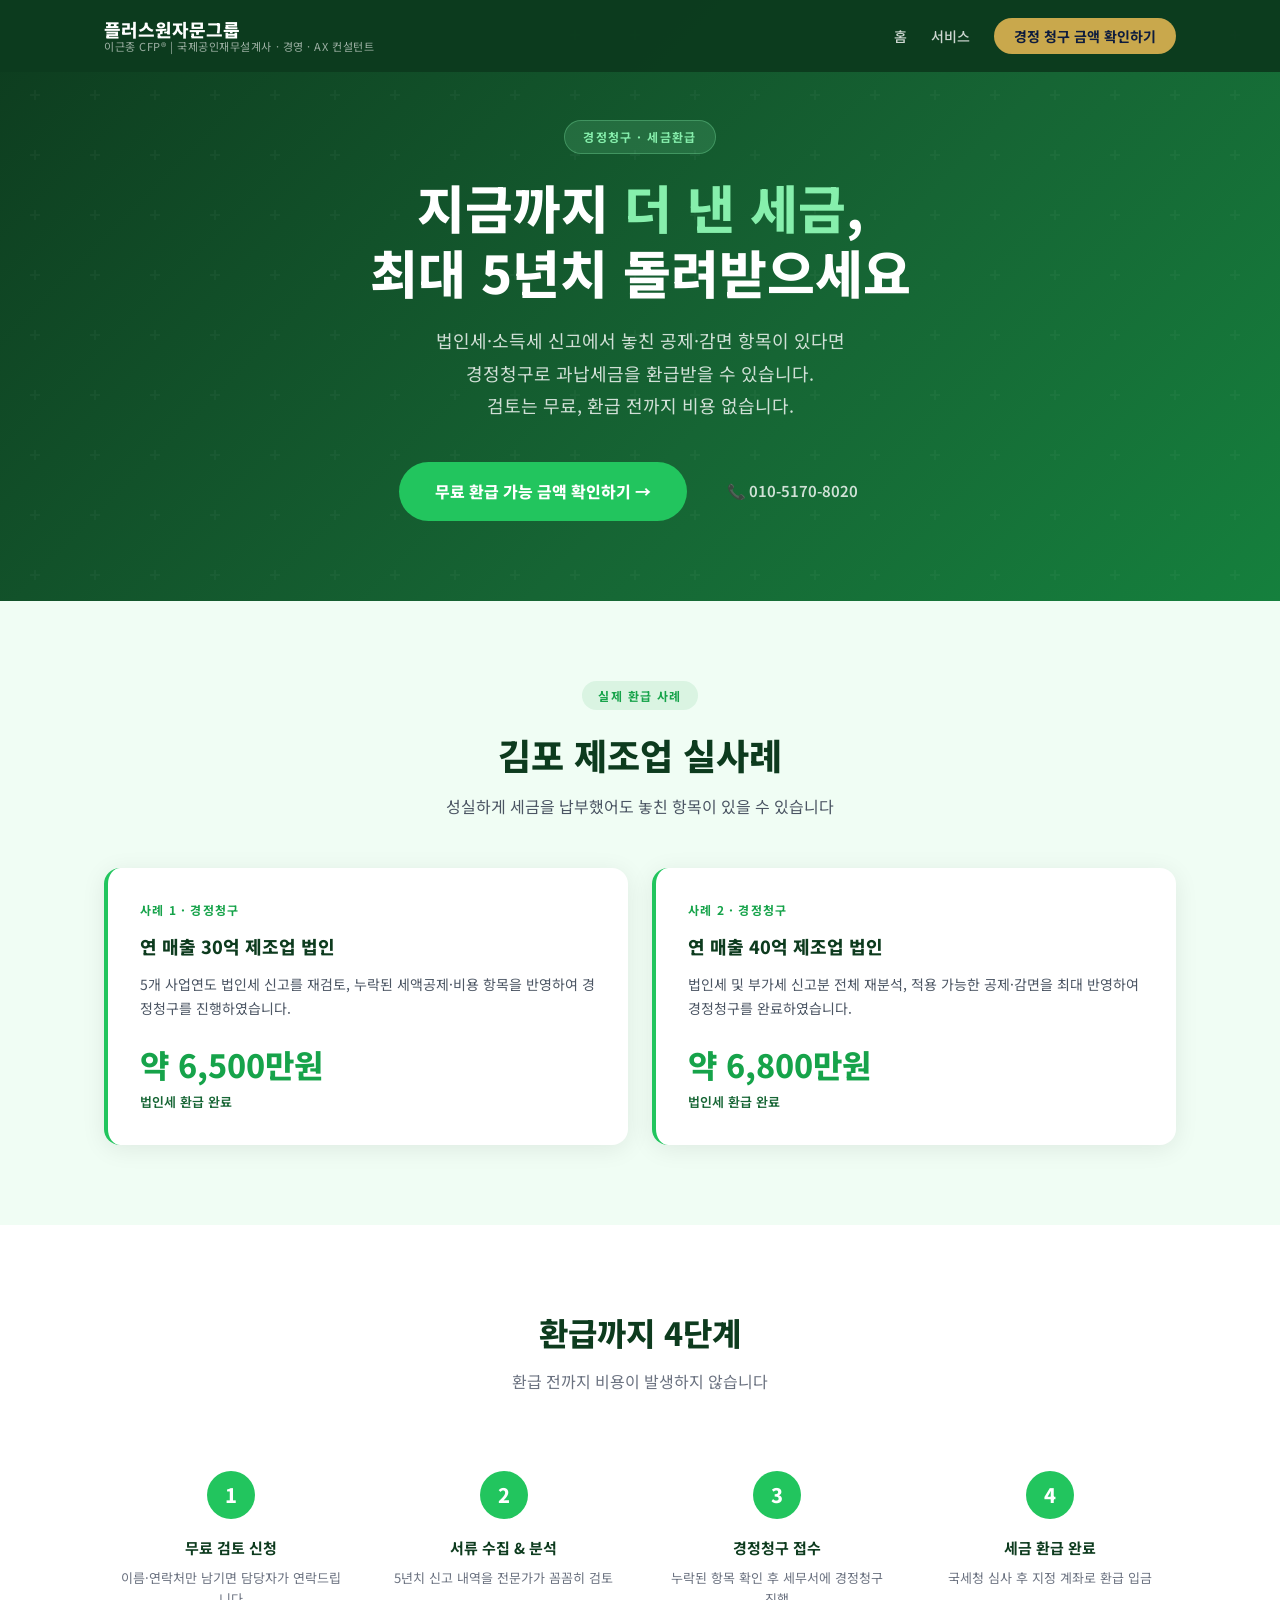
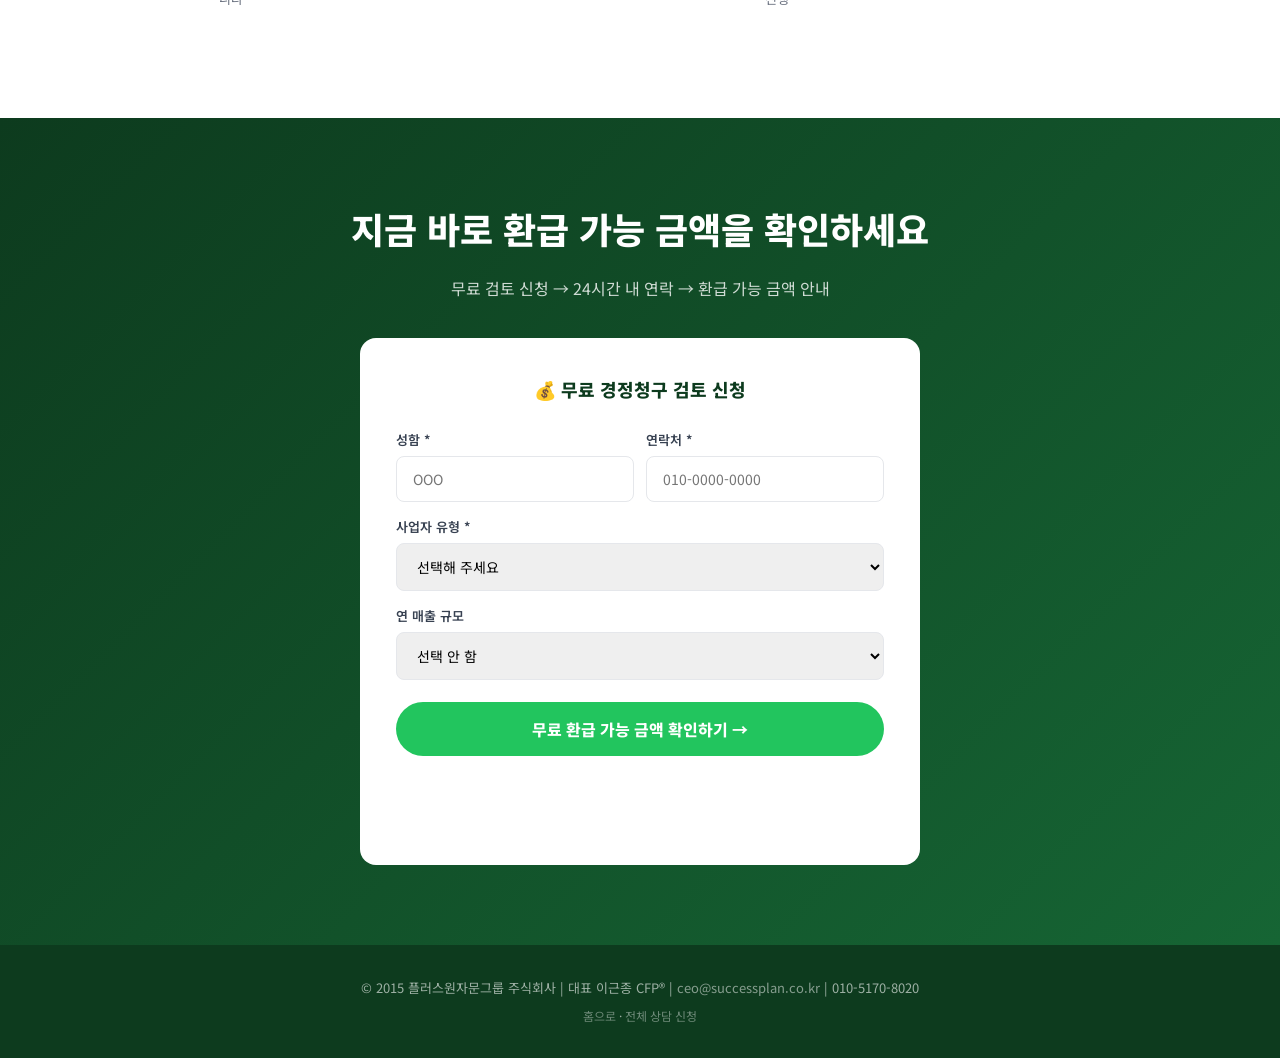
<file: tax-refund.html>
<!DOCTYPE html>
<html lang="ko">
<head>
  <meta charset="UTF-8" />
  <meta name="viewport" content="width=device-width, initial-scale=1.0" />
  <title>경정청구·세금환급 무료 검토 | 플러스원자문그룹</title>
  <meta name="description" content="지난 5년간 과납한 법인세·소득세를 돌려받으세요. 김포 제조업 실사례 — 30억 매출 6,500만원, 40억 매출 6,800만원 환급. 무료 검토 후 환급 가능 금액을 확인하세요." />
  <link rel="icon" href="data:image/svg+xml,<svg xmlns='http://www.w3.org/2000/svg' viewBox='0 0 100 100'><rect width='100' height='100' rx='18' fill='%231B3A6B'/><text x='50' y='68' text-anchor='middle' font-size='52' font-family='Arial' font-weight='bold' fill='%23C9A84C'>P+</text></svg>" />
  <link rel="preconnect" href="https://fonts.googleapis.com" />
  <link rel="preconnect" href="https://fonts.gstatic.com" crossorigin />
  <link href="https://fonts.googleapis.com/css2?family=Noto+Sans+KR:wght@300;400;500;600;700;800&display=swap" rel="stylesheet" />
  <link rel="stylesheet" href="style.css" />
  <!-- GA4 — G-XXXXXXXXXX 를 실제 측정 ID로 교체하세요 -->
  <!-- <script async src="https://www.googletagmanager.com/gtag/js?id=G-XXXXXXXXXX"></script>
  <script>window.dataLayer=window.dataLayer||[];function gtag(){dataLayer.push(arguments);}gtag('js',new Date());gtag('config','G-XXXXXXXXXX');</script> -->
  <style>
    .lp-hero {
      background: linear-gradient(135deg, #0d3b1e 0%, #166534 60%, #15803d 100%);
      padding: 120px 0 80px; text-align: center; position: relative; overflow: hidden;
    }
    .lp-hero::before {
      content:''; position:absolute; inset:0;
      background: url("data:image/svg+xml,%3Csvg width='60' height='60' viewBox='0 0 60 60' xmlns='http://www.w3.org/2000/svg'%3E%3Cg fill='%23ffffff' fill-opacity='0.03'%3E%3Cpath d='M36 34v-4h-2v4h-4v2h4v4h2v-4h4v-2h-4z'/%3E%3C/g%3E%3C/svg%3E");
    }
    .lp-badge { display:inline-block; font-size:12px; font-weight:700; letter-spacing:0.12em; text-transform:uppercase; color:#86efac; background:rgba(134,239,172,0.15); border:1px solid rgba(134,239,172,0.3); padding:6px 18px; border-radius:50px; margin-bottom:20px; }
    .lp-hero h1 { font-size: clamp(28px,5vw,52px); font-weight:800; color:#fff; line-height:1.25; margin-bottom:20px; }
    .lp-hero h1 em { font-style:normal; color:#86efac; }
    .lp-hero p { font-size:18px; color:rgba(255,255,255,0.8); max-width:600px; margin:0 auto 40px; line-height:1.8; }
    .lp-hero .hero-cta { display:flex; justify-content:center; gap:16px; flex-wrap:wrap; }
    .btn-green { background:#22c55e; color:#fff; padding:16px 36px; border-radius:50px; font-size:16px; font-weight:800; text-decoration:none; transition:all 0.25s; display:inline-flex; align-items:center; gap:8px; }
    .btn-green:hover { background:#16a34a; transform:translateY(-2px); box-shadow:0 8px 24px rgba(34,197,94,0.4); }
    .lp-cases { background:#f0fdf4; padding:80px 0; }
    .cases-row { display:grid; grid-template-columns:1fr 1fr; gap:24px; margin-top:48px; }
    .lp-case-card { background:#fff; border-radius:16px; padding:32px; box-shadow:0 4px 24px rgba(0,0,0,0.08); border-left:4px solid #22c55e; }
    .lp-case-label { font-size:12px; font-weight:700; color:#16a34a; text-transform:uppercase; letter-spacing:0.1em; margin-bottom:10px; }
    .lp-case-card h3 { font-size:18px; font-weight:800; color:#0d3b1e; margin-bottom:12px; }
    .lp-case-card p { font-size:14px; color:#4b5563; line-height:1.7; margin-bottom:16px; }
    .lp-refund { font-size:32px; font-weight:800; color:#16a34a; }
    .lp-refund-label { font-size:13px; color:#166534; font-weight:600; }
    .lp-steps { padding:80px 0; background:#fff; }
    .steps-grid { display:grid; grid-template-columns:repeat(4,1fr); gap:20px; margin-top:48px; }
    .step-card { text-align:center; padding:28px 16px; }
    .step-num { width:48px; height:48px; border-radius:50%; background:#22c55e; color:#fff; font-size:20px; font-weight:800; display:flex; align-items:center; justify-content:center; margin:0 auto 16px; }
    .step-card h4 { font-size:15px; font-weight:700; color:#0d3b1e; margin-bottom:8px; }
    .step-card p { font-size:13px; color:#6b7280; line-height:1.6; }
    .lp-cta-box { background:linear-gradient(135deg,#0d3b1e,#166534); padding:80px 0; text-align:center; }
    .lp-cta-box h2 { font-size:clamp(22px,4vw,36px); font-weight:800; color:#fff; margin-bottom:16px; }
    .lp-cta-box p { font-size:16px; color:rgba(255,255,255,0.8); margin-bottom:36px; }
    .lp-mini-form { background:#fff; border-radius:16px; padding:36px; max-width:560px; margin:0 auto; text-align:left; }
    .lp-mini-form h3 { font-size:18px; font-weight:800; color:#0d3b1e; margin-bottom:24px; text-align:center; }
    .lp-mini-form .form-group { margin-bottom:14px; }
    .lp-mini-form label { font-size:13px; font-weight:600; color:#374151; display:block; margin-bottom:5px; }
    .lp-mini-form input, .lp-mini-form select { width:100%; padding:12px 16px; border:1.5px solid #e5e7eb; border-radius:8px; font-size:14px; font-family:inherit; outline:none; transition:border-color 0.2s; }
    .lp-mini-form input:focus, .lp-mini-form select:focus { border-color:#22c55e; }
    .lp-mini-form .form-row { display:grid; grid-template-columns:1fr 1fr; gap:12px; }
    .btn-submit-green { width:100%; padding:15px; background:#22c55e; color:#fff; border:none; border-radius:50px; font-size:16px; font-weight:800; font-family:inherit; cursor:pointer; margin-top:8px; transition:all 0.25s; }
    .btn-submit-green:hover { background:#16a34a; }
    .lp-privacy { font-size:12px; color:#9ca3af; text-align:center; margin-top:10px; }
    @media (max-width:768px) {
      .cases-row, .steps-grid { grid-template-columns:1fr; }
      .lp-mini-form .form-row { grid-template-columns:1fr; }
    }
  </style>
</head>
<body>
<nav id="navbar" style="background:rgba(13,59,30,0.97);position:fixed;top:0;left:0;right:0;z-index:1000;padding:0;">
  <div class="container">
    <div class="nav-inner">
      <a href="index.html" class="nav-logo">
        <span class="brand">플러스원자문그룹</span>
        <span class="sub">이근종 CFP® | 국제공인재무설계사 · 경영 · AX 컨설턴트</span>
      </a>
      <ul class="nav-links" style="display:flex;align-items:center;gap:24px;list-style:none;">
        <li><a href="index.html" style="color:rgba(255,255,255,0.8);font-size:14px;">홈</a></li>
        <li><a href="services.html" style="color:rgba(255,255,255,0.8);font-size:14px;">서비스</a></li>
        <li><a href="consult.html" class="nav-cta" onclick="track('cta_click',{label:'nav',from:'tax-refund'})">경정 청구 금액 확인하기</a></li>
      </ul>
    </div>
  </div>
</nav>

<!-- 히어로 -->
<section class="lp-hero">
  <div class="container" style="position:relative;z-index:1;">
    <div class="lp-badge">경정청구 · 세금환급</div>
    <h1>지금까지 <em>더 낸 세금</em>,<br/>최대 5년치 돌려받으세요</h1>
    <p>법인세·소득세 신고에서 놓친 공제·감면 항목이 있다면<br/>경정청구로 과납세금을 환급받을 수 있습니다.<br/>검토는 무료, 환급 전까지 비용 없습니다.</p>
    <div class="hero-cta">
      <a href="#lp-form" class="btn-green" onclick="track('cta_click',{label:'hero',from:'tax-refund'})">무료 환급 가능 금액 확인하기 →</a>
      <a href="tel:010-5170-8020" style="color:rgba(255,255,255,0.8);font-size:15px;font-weight:600;padding:16px 24px;display:flex;align-items:center;" onclick="track('phone_click',{from:'tax-refund'})">📞 010-5170-8020</a>
    </div>
  </div>
</section>

<!-- 실사례 -->
<section class="lp-cases">
  <div class="container">
    <div style="text-align:center;">
      <span style="font-size:12px;font-weight:700;letter-spacing:0.12em;text-transform:uppercase;color:#16a34a;background:rgba(22,163,74,0.10);padding:6px 16px;border-radius:50px;">실제 환급 사례</span>
      <h2 style="font-size:clamp(22px,4vw,36px);font-weight:800;color:#0d3b1e;margin:16px 0 8px;">김포 제조업 실사례</h2>
      <p style="color:#4b5563;font-size:16px;">성실하게 세금을 납부했어도 놓친 항목이 있을 수 있습니다</p>
    </div>
    <div class="cases-row">
      <div class="lp-case-card">
        <div class="lp-case-label">사례 1 · 경정청구</div>
        <h3>연 매출 30억 제조업 법인</h3>
        <p>5개 사업연도 법인세 신고를 재검토, 누락된 세액공제·비용 항목을 반영하여 경정청구를 진행하였습니다.</p>
        <div class="lp-refund">약 6,500만원</div>
        <div class="lp-refund-label">법인세 환급 완료</div>
      </div>
      <div class="lp-case-card">
        <div class="lp-case-label">사례 2 · 경정청구</div>
        <h3>연 매출 40억 제조업 법인</h3>
        <p>법인세 및 부가세 신고분 전체 재분석, 적용 가능한 공제·감면을 최대 반영하여 경정청구를 완료하였습니다.</p>
        <div class="lp-refund">약 6,800만원</div>
        <div class="lp-refund-label">법인세 환급 완료</div>
      </div>
    </div>
  </div>
</section>

<!-- 프로세스 -->
<section class="lp-steps">
  <div class="container">
    <div style="text-align:center;">
      <h2 style="font-size:clamp(22px,4vw,32px);font-weight:800;color:#0d3b1e;margin-bottom:8px;">환급까지 4단계</h2>
      <p style="color:#6b7280;">환급 전까지 비용이 발생하지 않습니다</p>
    </div>
    <div class="steps-grid">
      <div class="step-card"><div class="step-num">1</div><h4>무료 검토 신청</h4><p>이름·연락처만 남기면 담당자가 연락드립니다</p></div>
      <div class="step-card"><div class="step-num">2</div><h4>서류 수집 & 분석</h4><p>5년치 신고 내역을 전문가가 꼼꼼히 검토</p></div>
      <div class="step-card"><div class="step-num">3</div><h4>경정청구 접수</h4><p>누락된 항목 확인 후 세무서에 경정청구 진행</p></div>
      <div class="step-card"><div class="step-num">4</div><h4>세금 환급 완료</h4><p>국세청 심사 후 지정 계좌로 환급 입금</p></div>
    </div>
  </div>
</section>

<!-- CTA + 미니 폼 -->
<section class="lp-cta-box" id="lp-form">
  <div class="container">
    <h2>지금 바로 환급 가능 금액을 확인하세요</h2>
    <p>무료 검토 신청 → 24시간 내 연락 → 환급 가능 금액 안내</p>
    <div class="lp-mini-form">
      <h3>💰 무료 경정청구 검토 신청</h3>
      <form id="lpForm" onsubmit="handleLpSubmit(event)" oninput="trackFormStart()">
        <div class="form-row">
          <div class="form-group"><label>성함 *</label><input type="text" name="name" placeholder="OOO" required /></div>
          <div class="form-group"><label>연락처 *</label><input type="tel" name="phone" placeholder="010-0000-0000" required /></div>
        </div>
        <div class="form-group">
          <label>사업자 유형 *</label>
          <select name="bizType" required>
            <option value="">선택해 주세요</option>
            <option>법인사업자</option><option>개인사업자</option><option>기타</option>
          </select>
        </div>
        <div class="form-group">
          <label>연 매출 규모</label>
          <select name="revenue">
            <option value="">선택 안 함</option>
            <option>1억 미만</option><option>1억 ~ 3억</option><option>3억 ~ 10억</option><option>10억 ~ 50억</option><option>50억 이상</option>
          </select>
        </div>
        <button type="submit" class="btn-submit-green">무료 환급 가능 금액 확인하기 →</button>
        <p class="lp-privacy">입력하신 정보는 상담 목적으로만 사용됩니다.</p>
      </form>
    </div>
  </div>
</section>

<footer style="background:#0d3b1e;color:rgba(255,255,255,0.6);padding:32px 0;text-align:center;">
  <div class="container">
    <p style="font-size:13px;">© 2015 플러스원자문그룹 주식회사 | 대표 이근종 CFP® | <a href="mailto:ceo@successplan.co.kr" style="color:rgba(255,255,255,0.5);">ceo@successplan.co.kr</a> | 010-5170-8020</p>
    <p style="font-size:12px;margin-top:6px;"><a href="index.html" style="color:rgba(255,255,255,0.4);">홈으로</a> · <a href="consult.html" style="color:rgba(255,255,255,0.4);">전체 상담 신청</a></p>
  </div>
</footer>

<script>
  const SCRIPT_URL = 'https://script.google.com/macros/s/AKfycbzToU8HN-zGw3tmGfohx6s1cl0fJ92dAVT-Mr8UQE0QLOSjxgwHjR_BaWZFVeS3bUBOfA/exec';
  function track(e, p) { if (typeof gtag === 'function') gtag('event', e, p || {}); }
  let _fs = false;
  function trackFormStart() { if (!_fs) { _fs = true; track('form_start', { from: 'tax-refund' }); } }

  function handleLpSubmit(e) {
    e.preventDefault();
    const form = e.target;
    const btn = form.querySelector('button[type=submit]');
    btn.textContent = '전송 중...'; btn.disabled = true;
    const fd = new FormData();
    fd.append('name', form.elements['name'].value);
    fd.append('phone', form.elements['phone'].value);
    fd.append('bizType', form.elements['bizType'].value);
    fd.append('revenue', form.elements['revenue'].value);
    fd.append('topics', '경정청구·세금환급');
    fd.append('message', '[랜딩] 경정청구 무료 검토 신청');
    track('form_submit', { from: 'tax-refund' });
    fetch(SCRIPT_URL, { method: 'POST', body: fd, mode: 'no-cors' })
      .then(() => { track('consult_success', { from: 'tax-refund' }); window.location.href = 'thanks.html'; })
      .catch(() => { btn.textContent = '무료 환급 가능 금액 확인하기 →'; btn.disabled = false; alert('전송 오류. 010-5170-8020으로 연락해 주세요.'); });
  }

  document.querySelectorAll('a[href^="tel:"]').forEach(el => el.addEventListener('click', () => track('phone_click', { from: 'tax-refund' })));
</script>
</body>
</html>
</file>
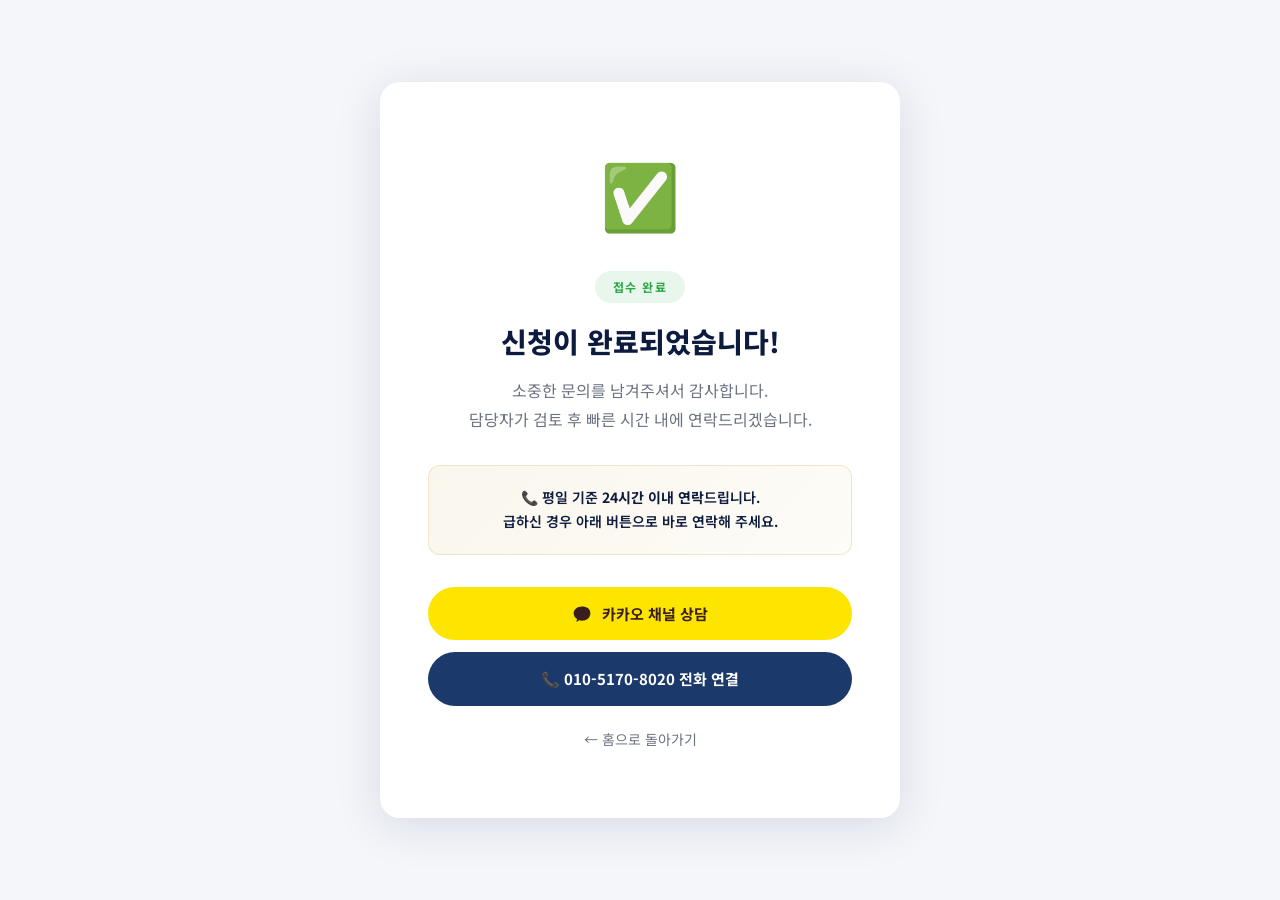
<file: thanks.html>
<!DOCTYPE html>
<html lang="ko">
<head>
  <meta charset="UTF-8" />
  <meta name="viewport" content="width=device-width, initial-scale=1.0" />
  <title>접수 완료 | 플러스원자문그룹</title>
  <meta name="robots" content="noindex" />
  <link rel="icon" href="data:image/svg+xml,<svg xmlns='http://www.w3.org/2000/svg' viewBox='0 0 100 100'><rect width='100' height='100' rx='18' fill='%231B3A6B'/><text x='50' y='68' text-anchor='middle' font-size='52' font-family='Arial' font-weight='bold' fill='%23C9A84C'>P+</text></svg>" />
  <link rel="preconnect" href="https://fonts.googleapis.com" />
  <link rel="preconnect" href="https://fonts.gstatic.com" crossorigin />
  <link href="https://fonts.googleapis.com/css2?family=Noto+Sans+KR:wght@400;600;700;800&display=swap" rel="stylesheet" />
  <link rel="stylesheet" href="style.css" />
  <style>
    .thanks-wrap {
      min-height: 100vh;
      display: flex; align-items: center; justify-content: center;
      background: var(--gray-bg);
      padding: 40px 24px;
    }
    .thanks-card {
      background: var(--white);
      border-radius: 20px;
      box-shadow: 0 8px 48px rgba(13,27,62,0.12);
      padding: 56px 48px;
      max-width: 520px;
      width: 100%;
      text-align: center;
    }
    .thanks-icon { font-size: 64px; margin-bottom: 24px; }
    .thanks-badge {
      display: inline-block;
      font-size: 12px; font-weight: 700; letter-spacing: 0.12em; text-transform: uppercase;
      color: #28a745; background: rgba(40,167,69,0.10);
      padding: 6px 18px; border-radius: 50px; margin-bottom: 20px;
    }
    .thanks-card h1 {
      font-size: 28px; font-weight: 800; color: var(--navy-dark);
      margin-bottom: 16px; line-height: 1.3;
    }
    .thanks-card p {
      font-size: 16px; color: var(--gray-text); line-height: 1.8; margin-bottom: 32px;
    }
    .thanks-highlight {
      background: linear-gradient(135deg, rgba(201,168,76,0.10), rgba(232,201,122,0.06));
      border: 1px solid rgba(201,168,76,0.25);
      border-radius: 12px; padding: 20px 24px; margin-bottom: 32px;
      font-size: 14px; color: var(--navy-dark); font-weight: 600; line-height: 1.7;
    }
    .thanks-actions { display: flex; flex-direction: column; gap: 12px; }
    .btn-kakao {
      display: flex; align-items: center; justify-content: center; gap: 10px;
      background: #FEE500; color: #3A1D1D;
      padding: 14px 24px; border-radius: 50px;
      font-size: 15px; font-weight: 700; font-family: inherit;
      text-decoration: none; transition: all 0.2s;
    }
    .btn-kakao:hover { background: #FFD600; transform: translateY(-2px); }
    .btn-phone {
      display: flex; align-items: center; justify-content: center; gap: 8px;
      background: var(--navy-primary); color: white;
      padding: 14px 24px; border-radius: 50px;
      font-size: 15px; font-weight: 700; font-family: inherit;
      text-decoration: none; transition: all 0.2s;
    }
    .btn-phone:hover { background: var(--navy-dark); transform: translateY(-2px); }
    .btn-home {
      font-size: 14px; color: var(--gray-text); text-decoration: none;
      padding: 10px; display: block; transition: color 0.2s;
    }
    .btn-home:hover { color: var(--navy-primary); }
    @media (max-width: 480px) {
      .thanks-card { padding: 40px 24px; }
      .thanks-card h1 { font-size: 24px; }
    }
  </style>
</head>
<body>
<div class="thanks-wrap">
  <div class="thanks-card">
    <div class="thanks-icon">✅</div>
    <div class="thanks-badge">접수 완료</div>
    <h1>신청이 완료되었습니다!</h1>
    <p>소중한 문의를 남겨주셔서 감사합니다.<br/>담당자가 검토 후 빠른 시간 내에 연락드리겠습니다.</p>
    <div class="thanks-highlight">
      📞 평일 기준 <strong>24시간 이내 연락</strong>드립니다.<br/>
      급하신 경우 아래 버튼으로 바로 연락해 주세요.
    </div>
    <div class="thanks-actions">
      <a href="http://pf.kakao.com/_VHesX" target="_blank" rel="noopener" class="btn-kakao" onclick="track('kakao_click',{from:'thanks'})">
        <svg width="20" height="20" viewBox="0 0 24 24" fill="currentColor"><path d="M12 3C6.477 3 2 6.477 2 11c0 2.99 1.657 5.611 4.177 7.133L5.07 21.5l3.74-2.03C9.84 19.804 10.91 20 12 20c5.523 0 10-3.477 10-9S17.523 3 12 3z"/></svg>
        카카오 채널 상담
      </a>
      <a href="tel:010-5170-8020" class="btn-phone" onclick="track('phone_click',{from:'thanks'})">
        📞 010-5170-8020 전화 연결
      </a>
      <a href="index.html" class="btn-home">← 홈으로 돌아가기</a>
    </div>
  </div>
</div>
<!-- GA4 전환 이벤트 자동 발송 -->
<script>
  function track(e, p) { if (typeof gtag === 'function') gtag('event', e, p || {}); }
  track('consult_success', { page: 'thanks' });
</script>
</body>
</html>
</file>
<file: style.css>
/* =============================================
   플러스원자문그룹 - 공유 스타일시트
   이 파일을 수정하면 전체 사이트에 반영됩니다.
   ============================================= */

/* ─── 색상 & 변수 (여기서 색상을 바꾸면 전체 변경) ─── */
:root {
  --navy-dark:    #0D1B3E;
  --navy-primary: #1B3A6B;
  --navy-medium:  #2E5090;
  --navy-light:   #4A7CC7;
  --gold:         #C9A84C;
  --gold-light:   #E8C97A;
  --white:        #FFFFFF;
  --gray-bg:      #F4F6FA;
  --gray-light:   #E8ECF4;
  --gray-text:    #6B7280;
  --text-dark:    #1A1A2E;
  --radius:       12px;
  --shadow:       0 4px 24px rgba(13,27,62,0.10);
  --shadow-hover: 0 8px 40px rgba(13,27,62,0.18);
}

/* ─── 초기화 & 기본 ─── */
*, *::before, *::after { box-sizing: border-box; margin: 0; padding: 0; }
html { scroll-behavior: smooth; }
body {
  font-family: 'Noto Sans KR', sans-serif;
  color: var(--text-dark);
  background: var(--white);
  line-height: 1.7;
}
a { text-decoration: none; color: inherit; }
img { max-width: 100%; display: block; }

/* ─── 공통 레이아웃 ─── */
.container { max-width: 1120px; margin: 0 auto; padding: 0 24px; }
.section    { padding: 96px 0; }
.section-sm { padding: 64px 0; }

.section-label {
  display: inline-block;
  font-size: 12px; font-weight: 700;
  letter-spacing: 0.15em; text-transform: uppercase;
  color: var(--navy-light);
  background: rgba(74,124,199,0.10);
  padding: 6px 16px; border-radius: 50px;
  margin-bottom: 16px;
}
.section-title {
  font-size: clamp(26px, 4vw, 40px);
  font-weight: 800; line-height: 1.3;
  color: var(--navy-dark); margin-bottom: 16px;
}
.section-sub { font-size: 17px; color: var(--gray-text); max-width: 560px; }
.gold { color: var(--gold); }
.navy { color: var(--navy-primary); }
.text-center { text-align: center; }
.text-center .section-sub { margin: 0 auto; }

/* ─── 버튼 ─── */
.btn {
  display: inline-flex; align-items: center; gap: 8px;
  padding: 14px 28px; border-radius: 50px;
  font-size: 15px; font-weight: 700;
  font-family: inherit; cursor: pointer;
  transition: all 0.25s; border: none;
}
.btn-primary { background: var(--gold); color: var(--navy-dark); }
.btn-primary:hover { background: var(--gold-light); transform: translateY(-2px); box-shadow: 0 6px 20px rgba(201,168,76,0.35); }
.btn-navy { background: var(--navy-primary); color: var(--white); }
.btn-navy:hover { background: var(--navy-dark); transform: translateY(-2px); box-shadow: 0 6px 20px rgba(27,58,107,0.35); }
.btn-outline { background: transparent; color: var(--white); border: 2px solid rgba(255,255,255,0.5); }
.btn-outline:hover { background: rgba(255,255,255,0.12); border-color: var(--white); }
.btn-outline-navy { background: transparent; color: var(--navy-primary); border: 2px solid var(--navy-primary); }
.btn-outline-navy:hover { background: var(--navy-primary); color: var(--white); }

/* ─── 네비게이션 ─── */
#navbar {
  position: fixed; top: 0; left: 0; right: 0;
  z-index: 1000; transition: all 0.3s;
}
#navbar.scrolled {
  background: rgba(13,27,62,0.97);
  backdrop-filter: blur(12px);
  box-shadow: 0 2px 20px rgba(0,0,0,0.2);
}
#navbar.solid { background: var(--navy-dark); }
.nav-inner {
  display: flex; align-items: center;
  justify-content: space-between; height: 72px;
}
.nav-logo { display: flex; flex-direction: column; line-height: 1.2; }
.nav-logo .brand { font-size: 18px; font-weight: 800; color: var(--white); }
.nav-logo .sub { font-size: 11px; font-weight: 400; color: rgba(255,255,255,0.6); letter-spacing: 0.05em; }
.nav-links { display: flex; align-items: center; gap: 32px; list-style: none; }
.nav-links a { font-size: 14px; font-weight: 500; color: rgba(255,255,255,0.8); transition: color 0.2s; }
.nav-links a:hover, .nav-links a.active { color: var(--gold); }
.nav-cta {
  background: var(--gold); color: var(--navy-dark) !important;
  padding: 8px 20px; border-radius: 50px; font-weight: 700 !important;
}
.nav-cta:hover { background: var(--gold-light) !important; }
.nav-toggle { display: none; flex-direction: column; gap: 5px; cursor: pointer; }
.nav-toggle span { display: block; width: 24px; height: 2px; background: var(--white); border-radius: 2px; transition: 0.3s; }

/* ─── 페이지 히어로 (내부 페이지 공통) ─── */
.page-hero {
  padding: 140px 0 80px;
  background: linear-gradient(135deg, var(--navy-dark) 0%, var(--navy-primary) 60%, var(--navy-medium) 100%);
  position: relative; overflow: hidden;
}
.page-hero::before {
  content: '';
  position: absolute; inset: 0;
  background: url("data:image/svg+xml,%3Csvg width='60' height='60' viewBox='0 0 60 60' xmlns='http://www.w3.org/2000/svg'%3E%3Cg fill='none'%3E%3Cg fill='%23ffffff' fill-opacity='0.03'%3E%3Cpath d='M36 34v-4h-2v4h-4v2h4v4h2v-4h4v-2h-4zm0-30V0h-2v4h-4v2h4v4h2V6h4V4h-4zM6 34v-4H4v4H0v2h4v4h2v-4h4v-2H6zM6 4V0H4v4H0v2h4v4h2V6h4V4H6z'/%3E%3C/g%3E%3C/g%3E%3C/svg%3E");
}
.page-hero-content { position: relative; z-index: 1; }
.page-breadcrumb {
  display: flex; align-items: center; gap: 8px;
  font-size: 13px; color: rgba(255,255,255,0.5); margin-bottom: 20px;
}
.page-breadcrumb a { color: rgba(255,255,255,0.5); transition: color 0.2s; }
.page-breadcrumb a:hover { color: var(--gold); }
.page-breadcrumb span { color: var(--gold); }
.page-hero h1 {
  font-size: clamp(28px, 5vw, 52px);
  font-weight: 800; color: var(--white); line-height: 1.2;
  margin-bottom: 16px;
}
.page-hero p { font-size: 17px; color: rgba(255,255,255,0.75); max-width: 560px; }

/* ─── 프로필 카드 (공통) ─── */
.profile-card { background: var(--gray-bg); border-radius: var(--radius); overflow: hidden; box-shadow: var(--shadow); transition: box-shadow 0.3s; }
.profile-card:hover { box-shadow: var(--shadow-hover); }
.profile-card-header {
  background: linear-gradient(135deg, var(--navy-dark), var(--navy-primary));
  padding: 36px 32px; display: flex; align-items: center; gap: 20px;
}
.profile-avatar {
  width: 80px; height: 80px; border-radius: 50%;
  background: rgba(255,255,255,0.15); border: 3px solid var(--gold);
  display: flex; align-items: center; justify-content: center;
  font-size: 32px; flex-shrink: 0;
}
.profile-name { color: var(--white); }
.profile-name h3 { font-size: 22px; font-weight: 800; }
.profile-name .title { font-size: 13px; color: var(--gold-light); margin-top: 4px; font-weight: 500; }
.profile-body { padding: 28px 32px; }
.profile-list { list-style: none; }
.profile-list li {
  display: flex; gap: 12px;
  padding: 10px 0; border-bottom: 1px solid var(--gray-light);
  font-size: 14px; color: var(--text-dark);
}
.profile-list li:last-child { border-bottom: none; }
.profile-list li::before { content: '✓'; color: var(--navy-light); font-weight: 700; flex-shrink: 0; }

/* ─── 푸터 ─── */
footer { background: var(--navy-dark); color: rgba(255,255,255,0.6); padding: 48px 0 32px; }
.footer-inner {
  display: flex; justify-content: space-between;
  align-items: flex-start; gap: 32px; flex-wrap: wrap; margin-bottom: 40px;
}
.footer-brand .brand { font-size: 20px; font-weight: 800; color: var(--white); margin-bottom: 8px; }
.footer-brand p { font-size: 13px; line-height: 1.7; max-width: 280px; }
.footer-links h4 { font-size: 13px; font-weight: 700; color: var(--white); margin-bottom: 12px; }
.footer-links ul { list-style: none; }
.footer-links li { margin-bottom: 8px; }
.footer-links a { font-size: 13px; color: rgba(255,255,255,0.55); transition: color 0.2s; }
.footer-links a:hover { color: var(--gold); }
.footer-bottom {
  border-top: 1px solid rgba(255,255,255,0.08); padding-top: 24px;
  display: flex; justify-content: space-between; align-items: center;
  flex-wrap: wrap; gap: 12px;
}
.footer-bottom p { font-size: 12px; }
.footer-social { display: flex; gap: 12px; }
.footer-social a {
  width: 36px; height: 36px; border-radius: 8px;
  background: rgba(255,255,255,0.08);
  display: flex; align-items: center; justify-content: center;
  font-size: 16px; transition: all 0.2s;
}
.footer-social a:hover { background: var(--gold); }

/* ─── 토스트 & 스크롤 상단 ─── */
.toast {
  position: fixed; bottom: 32px; right: 32px;
  background: var(--navy-dark); color: white;
  padding: 16px 24px; border-radius: var(--radius);
  font-size: 14px; font-weight: 600;
  box-shadow: 0 8px 32px rgba(0,0,0,0.25);
  transform: translateY(100px); opacity: 0;
  transition: all 0.4s; z-index: 9999;
}
.toast.show { transform: translateY(0); opacity: 1; }
#scrollTop {
  position: fixed; bottom: 32px; left: 32px;
  width: 44px; height: 44px;
  background: var(--navy-primary); color: white;
  border: none; border-radius: 50%; font-size: 18px;
  cursor: pointer; display: flex; align-items: center; justify-content: center;
  opacity: 0; transition: all 0.3s; z-index: 500; box-shadow: var(--shadow);
}
#scrollTop.show { opacity: 1; }
#scrollTop:hover { background: var(--navy-dark); transform: translateY(-2px); }

/* ─── 페이드인 애니메이션 ─── */
.fade-in { opacity: 0; transform: translateY(24px); transition: opacity 0.6s ease, transform 0.6s ease; }
.fade-in.visible { opacity: 1; transform: translateY(0); }

/* ─── CTA 배너 (공통) ─── */
.cta-banner {
  background: linear-gradient(135deg, var(--navy-dark), var(--navy-primary));
  padding: 80px 0; text-align: center;
}
.cta-banner h2 { font-size: clamp(24px, 4vw, 36px); font-weight: 800; color: var(--white); margin-bottom: 16px; }
.cta-banner p { font-size: 16px; color: rgba(255,255,255,0.7); margin-bottom: 32px; }
.cta-btns { display: flex; gap: 16px; justify-content: center; flex-wrap: wrap; }

/* ─── 반응형 ─── */
@media (max-width: 768px) {
  .nav-links { display: none; }
  .nav-toggle { display: flex; }
  .nav-links.open {
    display: flex; flex-direction: column;
    position: fixed; top: 72px; left: 0; right: 0;
    background: rgba(13,27,62,0.98);
    backdrop-filter: blur(12px);
    padding: 24px; gap: 20px;
    border-top: 1px solid rgba(255,255,255,0.1);
  }
  .footer-inner { flex-direction: column; }
}
@media (max-width: 480px) {
  .section { padding: 64px 0; }
  .cta-btns { flex-direction: column; align-items: center; }
}

/* ─── 카카오 플로팅 상담 버튼 ─── */
.kakao-float {
  position: fixed;
  bottom: 32px;
  right: 32px;
  z-index: 998;
  display: flex;
  align-items: center;
  gap: 8px;
  background: #FEE500;
  color: #3A1D1D;
  padding: 14px 22px;
  border-radius: 50px;
  font-size: 14px;
  font-weight: 700;
  text-decoration: none;
  box-shadow: 0 4px 20px rgba(0,0,0,0.18);
  transition: all 0.25s;
  font-family: 'Noto Sans KR', sans-serif;
  line-height: 1;
}
.kakao-float:hover {
  transform: translateY(-3px);
  box-shadow: 0 8px 28px rgba(0,0,0,0.22);
  background: #FFD600;
  color: #3A1D1D;
}
.kakao-float svg { flex-shrink: 0; }
@media (max-width: 600px) {
  .kakao-float .kakao-label { display: none; }
  .kakao-float { padding: 14px; border-radius: 50%; }
}
</file>
